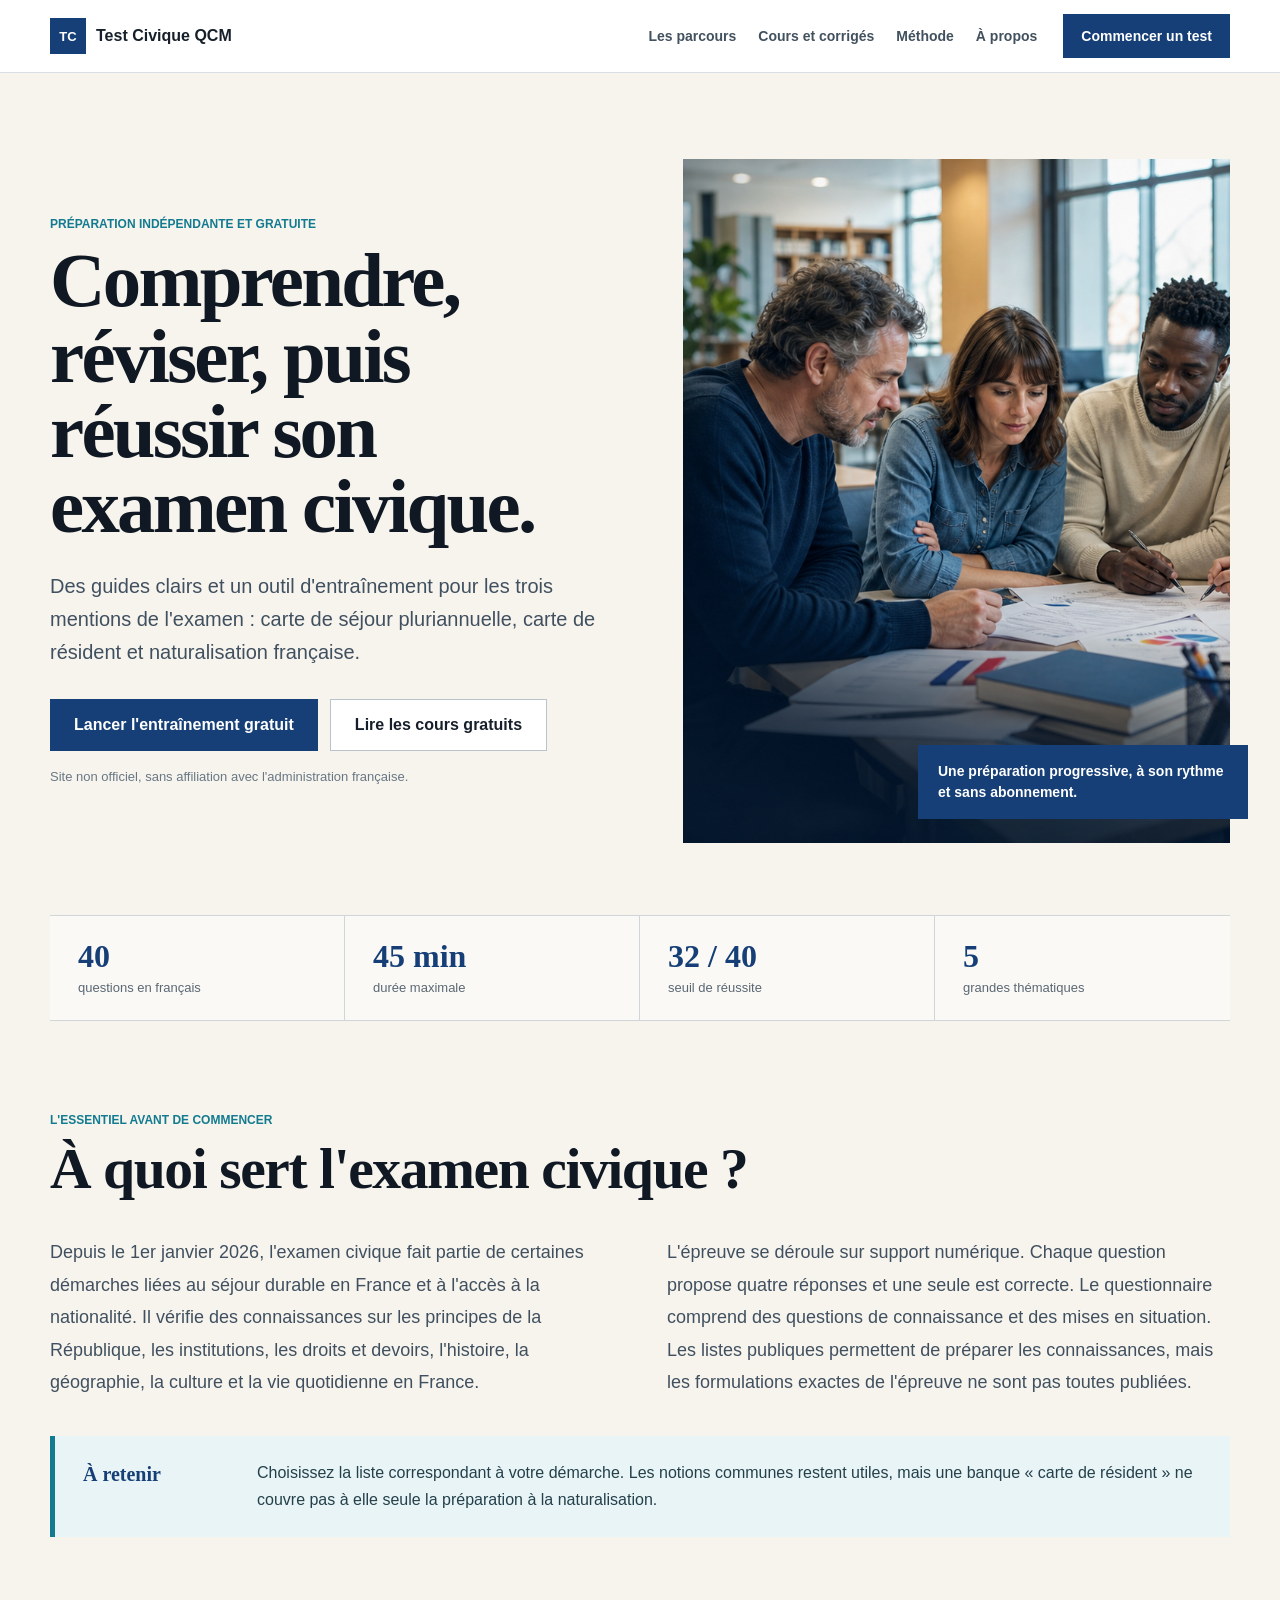
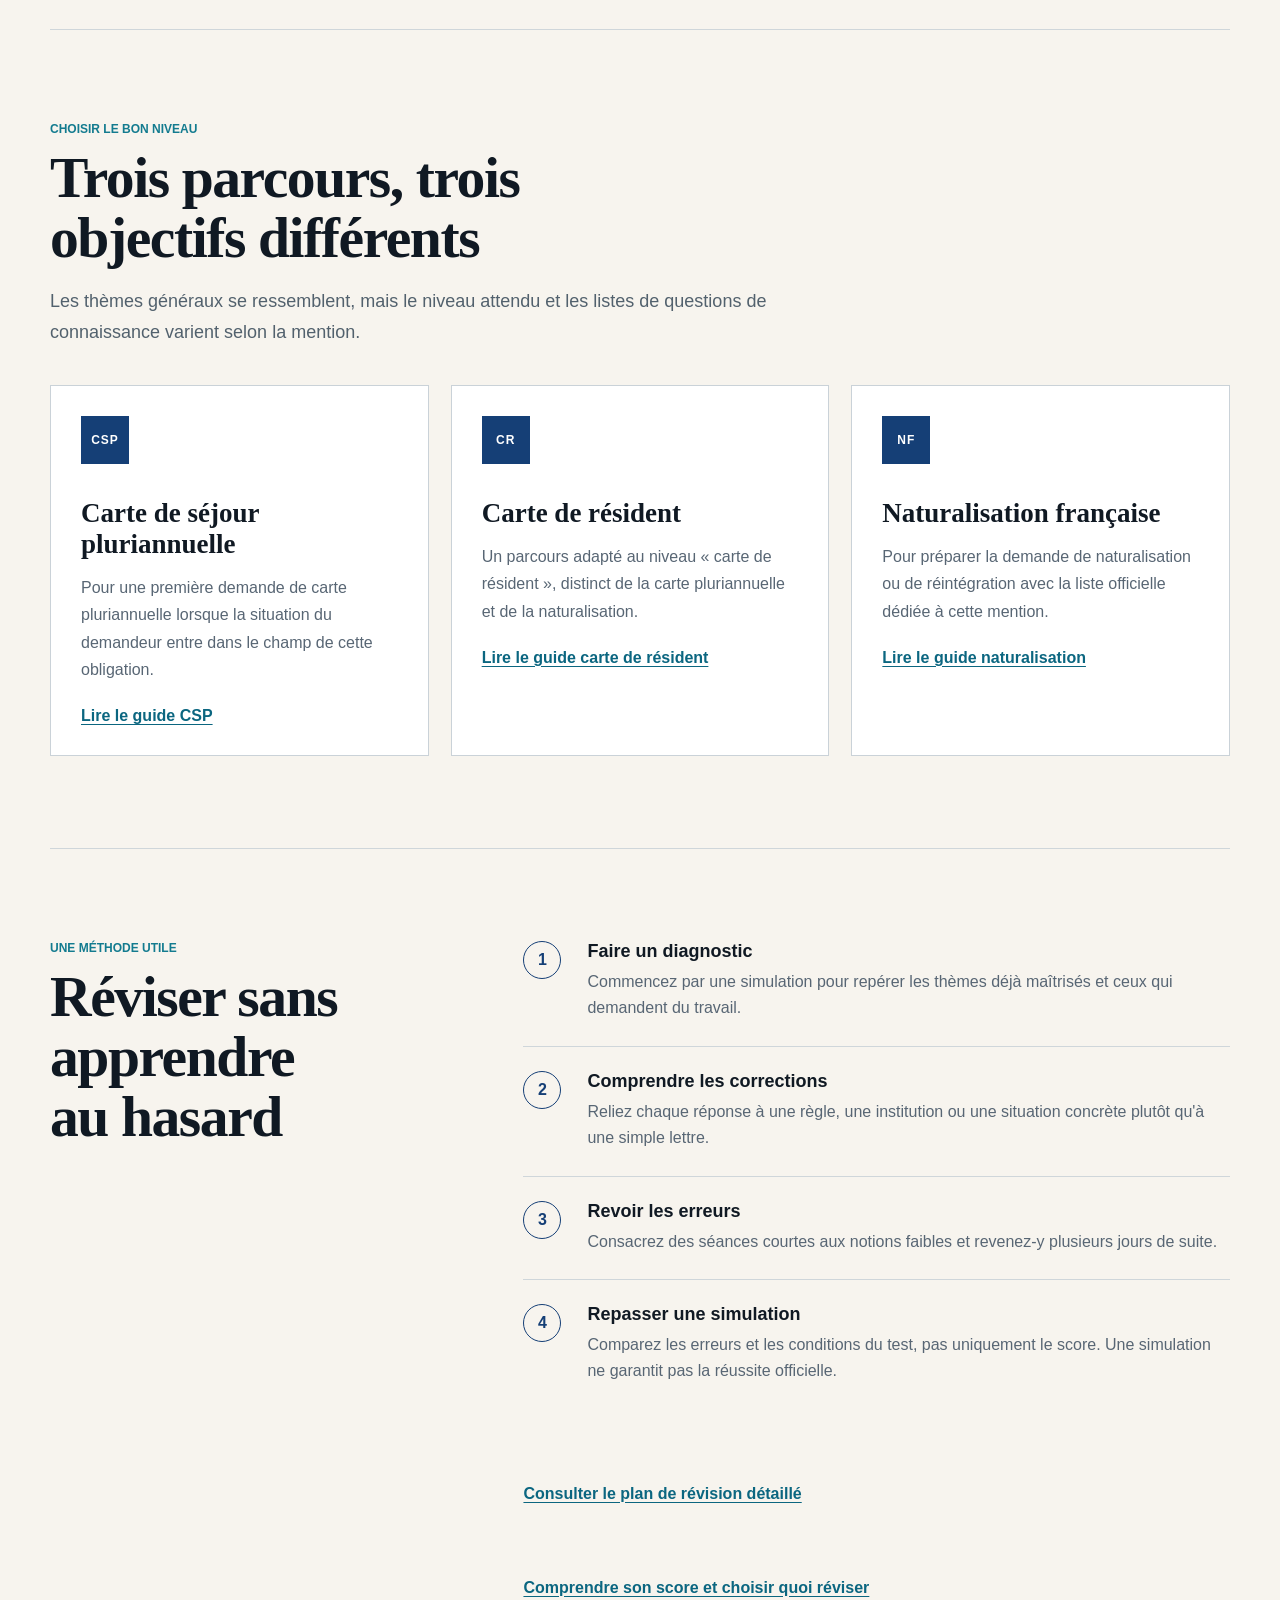
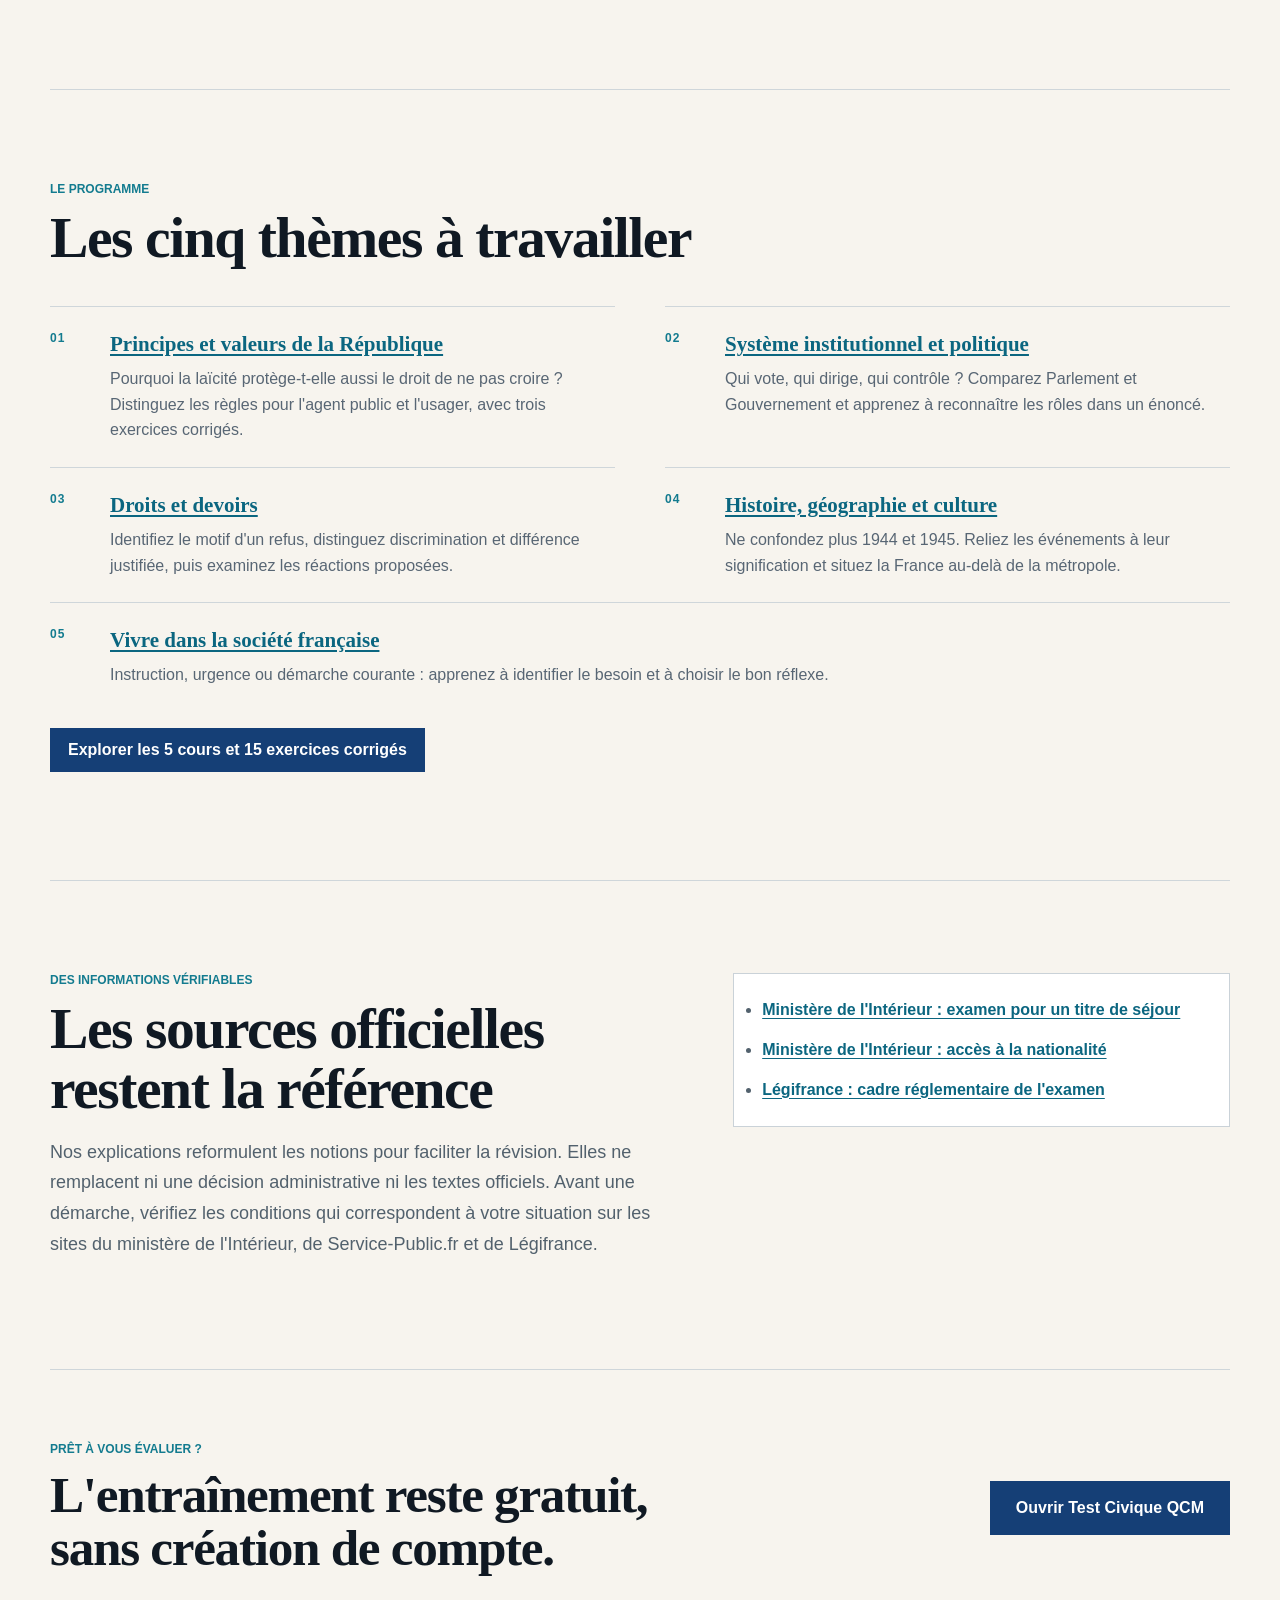
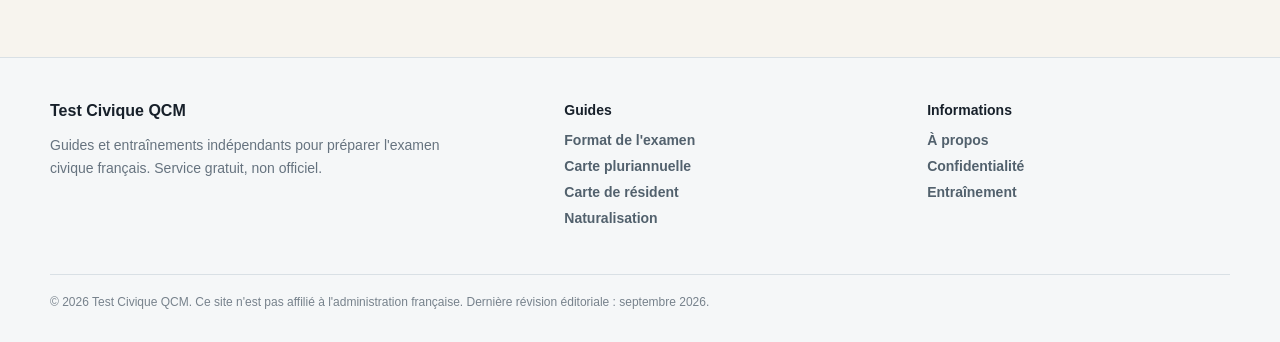
<file: index.html>
<!doctype html>
<html lang="fr">
  <head>
    <meta charset="UTF-8" />
    <meta name="viewport" content="width=device-width, initial-scale=1.0" />
    <meta name="theme-color" content="#f7f4ee" />
    <meta name="description" content="Guide gratuit et entraînements pour préparer l'examen civique 2026 : carte de séjour pluriannuelle, carte de résident et naturalisation française." />
    <meta name="google-adsense-account" content="ca-pub-2101066490685216" />
    <script async src="https://pagead2.googlesyndication.com/pagead/js/adsbygoogle.js?client=ca-pub-2101066490685216" crossorigin="anonymous"></script>
    <link rel="canonical" href="https://prep-testcivique.fr/" />
    <link rel="icon" type="image/png" sizes="192x192" href="/app-icon-192.png" />
    <link rel="stylesheet" href="/site-pages.css?v=20260914" />
    <title>Préparer l'examen civique 2026 gratuitement | Test Civique QCM</title>
    <script type="application/ld+json">
      {
        "@context": "https://schema.org",
        "@type": "WebSite",
        "name": "Test Civique QCM",
        "url": "https://prep-testcivique.fr/",
        "description": "Guides et entraînements indépendants pour préparer l'examen civique français.",
        "inLanguage": "fr-FR"
      }
    </script>
  </head>
  <body class="home-page">
    <a class="skip-link" href="#contenu">Aller au contenu</a>
    <header class="public-header">
      <nav class="public-nav" aria-label="Navigation principale">
        <a class="public-logo" href="/" aria-current="page"><span>TC</span><strong>Test Civique QCM</strong></a>
        <div class="public-links">
          <a href="#parcours">Les parcours</a>
          <a href="/cours/">Cours et corrigés</a>
          <a href="/guides/plan-revision.html">Méthode</a>
          <a href="/about.html">À propos</a>
        </div>
        <a class="public-action" href="/app.html">Commencer un test</a>
      </nav>
    </header>

    <main id="contenu">
      <section class="home-hero">
        <div class="home-hero-copy">
          <p class="eyebrow">Préparation indépendante et gratuite</p>
          <h1>Comprendre, réviser, puis réussir son examen civique.</h1>
          <p class="home-lead">
            Des guides clairs et un outil d'entraînement pour les trois mentions de l'examen :
            carte de séjour pluriannuelle, carte de résident et naturalisation française.
          </p>
          <div class="home-actions">
            <a class="button-primary" href="/app.html">Lancer l'entraînement gratuit</a>
            <a class="button-secondary" href="/cours/">Lire les cours gratuits</a>
          </div>
          <p class="independence-note">Site non officiel, sans affiliation avec l'administration française.</p>
        </div>
        <figure class="home-hero-visual">
          <img src="/hero-candidats-test-civique.png" alt="Groupe d'adultes préparant ensemble le test civique" />
          <figcaption>Une préparation progressive, à son rythme et sans abonnement.</figcaption>
        </figure>
      </section>

      <section class="fact-strip" aria-label="Format de l'examen civique">
        <div><strong>40</strong><span>questions en français</span></div>
        <div><strong>45 min</strong><span>durée maximale</span></div>
        <div><strong>32 / 40</strong><span>seuil de réussite</span></div>
        <div><strong>5</strong><span>grandes thématiques</span></div>
      </section>

      <section class="home-section home-explainer" aria-labelledby="examen-title">
        <div class="section-heading">
          <p class="eyebrow">L'essentiel avant de commencer</p>
          <h2 id="examen-title">À quoi sert l'examen civique ?</h2>
        </div>
        <div class="prose-columns">
          <p>
            Depuis le 1er janvier 2026, l'examen civique fait partie de certaines démarches liées au
            séjour durable en France et à l'accès à la nationalité. Il vérifie des connaissances sur
            les principes de la République, les institutions, les droits et devoirs, l'histoire, la
            géographie, la culture et la vie quotidienne en France.
          </p>
          <p>
            L'épreuve se déroule sur support numérique. Chaque question propose quatre réponses et
            une seule est correcte. Le questionnaire comprend des questions de connaissance et des
            mises en situation. Les listes publiques permettent de préparer les connaissances, mais
            les formulations exactes de l'épreuve ne sont pas toutes publiées.
          </p>
        </div>
        <div class="editorial-note">
          <strong>À retenir</strong>
          <p>Choisissez la liste correspondant à votre démarche. Les notions communes restent utiles, mais une banque « carte de résident » ne couvre pas à elle seule la préparation à la naturalisation.</p>
        </div>
      </section>

      <section id="parcours" class="home-section" aria-labelledby="parcours-title">
        <div class="section-heading">
          <p class="eyebrow">Choisir le bon niveau</p>
          <h2 id="parcours-title">Trois parcours, trois objectifs différents</h2>
          <p>Les thèmes généraux se ressemblent, mais le niveau attendu et les listes de questions de connaissance varient selon la mention.</p>
        </div>
        <div class="journey-grid">
          <article>
            <span class="journey-code">CSP</span>
            <h3>Carte de séjour pluriannuelle</h3>
            <p>Pour une première demande de carte pluriannuelle lorsque la situation du demandeur entre dans le champ de cette obligation.</p>
            <a href="/guides/carte-sejour-pluriannuelle.html">Lire le guide CSP</a>
          </article>
          <article>
            <span class="journey-code">CR</span>
            <h3>Carte de résident</h3>
            <p>Un parcours adapté au niveau « carte de résident », distinct de la carte pluriannuelle et de la naturalisation.</p>
            <a href="/guides/carte-resident.html">Lire le guide carte de résident</a>
          </article>
          <article>
            <span class="journey-code">NF</span>
            <h3>Naturalisation française</h3>
            <p>Pour préparer la demande de naturalisation ou de réintégration avec la liste officielle dédiée à cette mention.</p>
            <a href="/guides/naturalisation.html">Lire le guide naturalisation</a>
          </article>
        </div>
      </section>

      <section class="home-section method-section" aria-labelledby="method-title">
        <div class="section-heading">
          <p class="eyebrow">Une méthode utile</p>
          <h2 id="method-title">Réviser sans apprendre au hasard</h2>
        </div>
        <ol class="method-steps">
          <li><span>1</span><div><strong>Faire un diagnostic</strong><p>Commencez par une simulation pour repérer les thèmes déjà maîtrisés et ceux qui demandent du travail.</p></div></li>
          <li><span>2</span><div><strong>Comprendre les corrections</strong><p>Reliez chaque réponse à une règle, une institution ou une situation concrète plutôt qu'à une simple lettre.</p></div></li>
          <li><span>3</span><div><strong>Revoir les erreurs</strong><p>Consacrez des séances courtes aux notions faibles et revenez-y plusieurs jours de suite.</p></div></li>
          <li><span>4</span><div><strong>Repasser une simulation</strong><p>Comparez les erreurs et les conditions du test, pas uniquement le score. Une simulation ne garantit pas la réussite officielle.</p></div></li>
        </ol>
        <a class="text-link" href="/guides/plan-revision.html">Consulter le plan de révision détaillé</a>
        <a class="text-link" href="/guides/analyser-resultats.html">Comprendre son score et choisir quoi réviser</a>
      </section>

      <section class="home-section themes-section" aria-labelledby="themes-title">
        <div class="section-heading">
          <p class="eyebrow">Le programme</p>
          <h2 id="themes-title">Les cinq thèmes à travailler</h2>
        </div>
        <div class="themes-list">
          <article><span>01</span><div><h3><a href="/cours/valeurs-republique.html">Principes et valeurs de la République</a></h3><p>Pourquoi la laïcité protège-t-elle aussi le droit de ne pas croire ? Distinguez les règles pour l'agent public et l'usager, avec trois exercices corrigés.</p></div></article>
          <article><span>02</span><div><h3><a href="/cours/institutions.html">Système institutionnel et politique</a></h3><p>Qui vote, qui dirige, qui contrôle ? Comparez Parlement et Gouvernement et apprenez à reconnaître les rôles dans un énoncé.</p></div></article>
          <article><span>03</span><div><h3><a href="/cours/droits-devoirs.html">Droits et devoirs</a></h3><p>Identifiez le motif d'un refus, distinguez discrimination et différence justifiée, puis examinez les réactions proposées.</p></div></article>
          <article><span>04</span><div><h3><a href="/cours/histoire-geographie.html">Histoire, géographie et culture</a></h3><p>Ne confondez plus 1944 et 1945. Reliez les événements à leur signification et situez la France au-delà de la métropole.</p></div></article>
          <article><span>05</span><div><h3><a href="/cours/vie-quotidienne.html">Vivre dans la société française</a></h3><p>Instruction, urgence ou démarche courante : apprenez à identifier le besoin et à choisir le bon réflexe.</p></div></article>
        </div>
        <p><a class="button-primary" href="/cours/">Explorer les 5 cours et 15 exercices corrigés</a></p>
      </section>

      <section class="home-section source-section" aria-labelledby="sources-title">
        <div>
          <p class="eyebrow">Des informations vérifiables</p>
          <h2 id="sources-title">Les sources officielles restent la référence</h2>
          <p>
            Nos explications reformulent les notions pour faciliter la révision. Elles ne remplacent
            ni une décision administrative ni les textes officiels. Avant une démarche, vérifiez les
            conditions qui correspondent à votre situation sur les sites du ministère de l'Intérieur,
            de Service-Public.fr et de Légifrance.
          </p>
        </div>
        <ul>
          <li><a href="https://www.immigration.interieur.gouv.fr/limmigration-en-france/sejour-des-etrangers/lexamen-civique-pour-demander-titre-de-sejour" rel="noreferrer">Ministère de l'Intérieur : examen pour un titre de séjour</a></li>
          <li><a href="https://www.immigration.interieur.gouv.fr/devenir-francais/procedures-dacces-a-nationalite-francaise" rel="noreferrer">Ministère de l'Intérieur : accès à la nationalité</a></li>
          <li><a href="https://www.legifrance.gouv.fr/loda/id/LEGISCTA000052382278" rel="noreferrer">Légifrance : cadre réglementaire de l'examen</a></li>
        </ul>
      </section>

      <section class="home-cta" aria-labelledby="cta-title">
        <div><p class="eyebrow">Prêt à vous évaluer ?</p><h2 id="cta-title">L'entraînement reste gratuit, sans création de compte.</h2></div>
        <a class="button-primary" href="/app.html">Ouvrir Test Civique QCM</a>
      </section>
    </main>

    <footer class="public-footer">
      <div class="footer-inner">
        <div><strong>Test Civique QCM</strong><p>Guides et entraînements indépendants pour préparer l'examen civique français. Service gratuit, non officiel.</p></div>
        <nav aria-label="Guides"><strong>Guides</strong><a href="/guides/examen-civique-2026.html">Format de l'examen</a><a href="/guides/carte-sejour-pluriannuelle.html">Carte pluriannuelle</a><a href="/guides/carte-resident.html">Carte de résident</a><a href="/guides/naturalisation.html">Naturalisation</a></nav>
        <nav aria-label="Informations"><strong>Informations</strong><a href="/about.html">À propos</a><a href="/privacy-policy.html">Confidentialité</a><a href="/app.html">Entraînement</a></nav>
      </div>
      <p class="footer-legal">© 2026 Test Civique QCM. Ce site n'est pas affilié à l'administration française. Dernière révision éditoriale : septembre 2026.</p>
    </footer>
  </body>
</html>
</file>
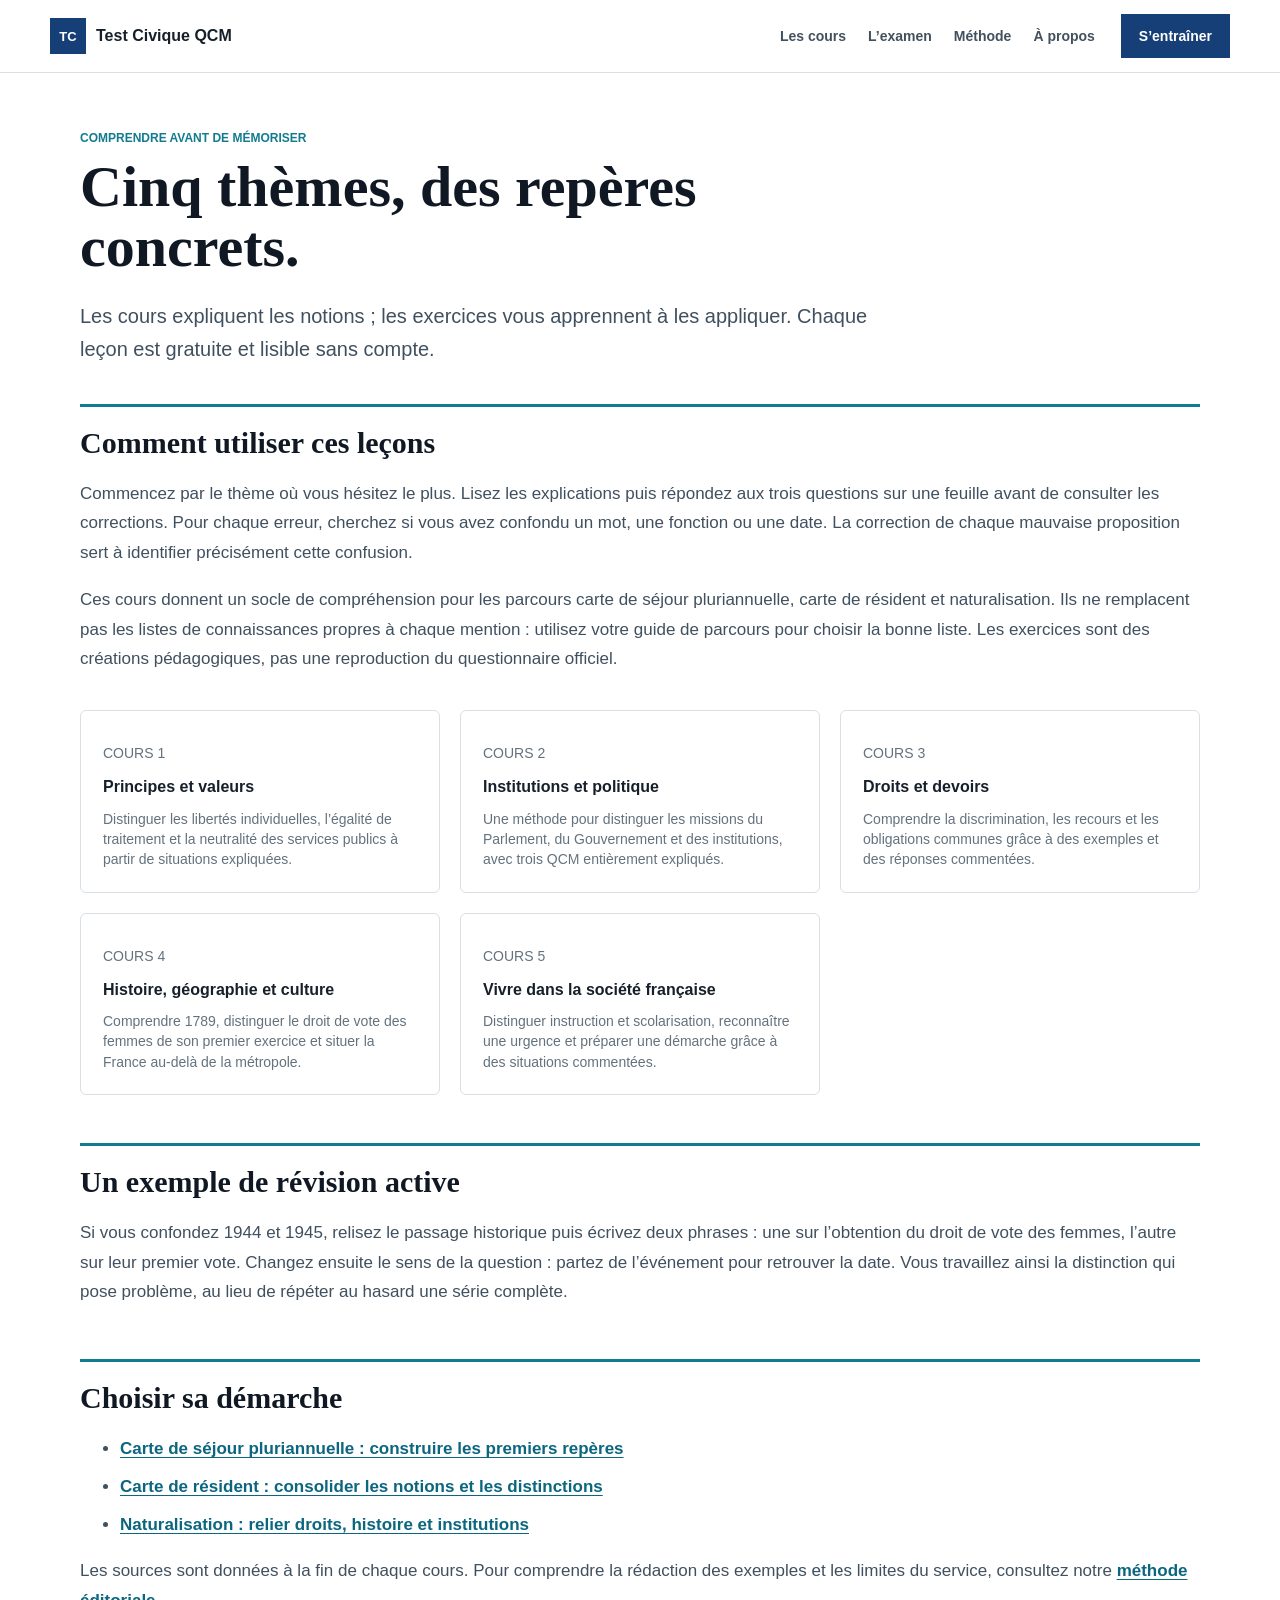
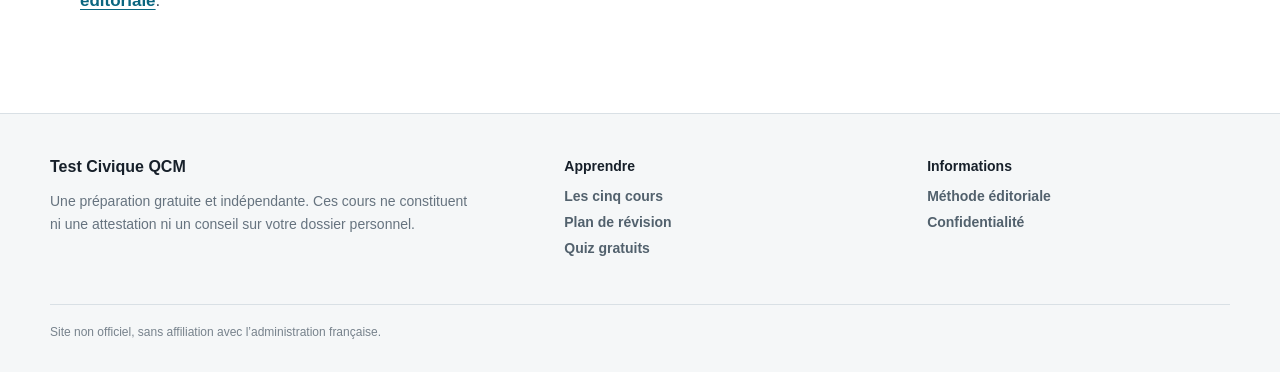
<file: cours/index.html>
<!doctype html>
<html lang="fr"><head><meta charset="utf-8"><meta name="viewport" content="width=device-width, initial-scale=1">
<title>Cours gratuits et exercices corrigés pour l’examen civique | Test Civique QCM</title><meta name="description" content="Cinq leçons pour comprendre les thèmes de l’examen civique, avec quinze exercices et une explication de chaque réponse.">
<link rel="canonical" href="https://prep-testcivique.fr/cours/"><link rel="stylesheet" href="/site-pages.css?v=20260914">

</head><body><a class="skip-link" href="#contenu">Aller au contenu</a>
<header class="public-header"><nav class="public-nav" aria-label="Navigation principale"><a class="public-logo" href="/"><span>TC</span><strong>Test Civique QCM</strong></a><div class="public-links"><a href="/cours/">Les cours</a><a href="/guides/examen-civique-2026.html">L’examen</a><a href="/guides/plan-revision.html">Méthode</a><a href="/about.html">À propos</a></div><a class="public-action" href="/app.html">S’entraîner</a></nav></header>
<main class="article-main" id="contenu"><header class="article-heading"><p class="kicker">Comprendre avant de mémoriser</p><h1>Cinq thèmes, des repères concrets.</h1><p class="intro">Les cours expliquent les notions ; les exercices vous apprennent à les appliquer. Chaque leçon est gratuite et lisible sans compte.</p></header><div class="article-content"><h2>Comment utiliser ces leçons</h2><p>Commencez par le thème où vous hésitez le plus. Lisez les explications puis répondez aux trois questions sur une feuille avant de consulter les corrections. Pour chaque erreur, cherchez si vous avez confondu un mot, une fonction ou une date. La correction de chaque mauvaise proposition sert à identifier précisément cette confusion.</p><p>Ces cours donnent un socle de compréhension pour les parcours carte de séjour pluriannuelle, carte de résident et naturalisation. Ils ne remplacent pas les listes de connaissances propres à chaque mention : utilisez votre guide de parcours pour choisir la bonne liste. Les exercices sont des créations pédagogiques, pas une reproduction du questionnaire officiel.</p></div><div class="related-grid course-grid"><a href="/cours/valeurs-republique.html"><span class="kicker">Cours 1</span>Principes et valeurs<span>Distinguer les libertés individuelles, l’égalité de traitement et la neutralité des services publics à partir de situations expliquées.</span></a>
<a href="/cours/institutions.html"><span class="kicker">Cours 2</span>Institutions et politique<span>Une méthode pour distinguer les missions du Parlement, du Gouvernement et des institutions, avec trois QCM entièrement expliqués.</span></a>
<a href="/cours/droits-devoirs.html"><span class="kicker">Cours 3</span>Droits et devoirs<span>Comprendre la discrimination, les recours et les obligations communes grâce à des exemples et des réponses commentées.</span></a>
<a href="/cours/histoire-geographie.html"><span class="kicker">Cours 4</span>Histoire, géographie et culture<span>Comprendre 1789, distinguer le droit de vote des femmes de son premier exercice et situer la France au-delà de la métropole.</span></a>
<a href="/cours/vie-quotidienne.html"><span class="kicker">Cours 5</span>Vivre dans la société française<span>Distinguer instruction et scolarisation, reconnaître une urgence et préparer une démarche grâce à des situations commentées.</span></a></div><section class="article-content"><h2>Un exemple de révision active</h2><p>Si vous confondez 1944 et 1945, relisez le passage historique puis écrivez deux phrases : une sur l’obtention du droit de vote des femmes, l’autre sur leur premier vote. Changez ensuite le sens de la question : partez de l’événement pour retrouver la date. Vous travaillez ainsi la distinction qui pose problème, au lieu de répéter au hasard une série complète.</p><h2>Choisir sa démarche</h2><ul><li><a href="/guides/carte-sejour-pluriannuelle.html">Carte de séjour pluriannuelle : construire les premiers repères</a></li><li><a href="/guides/carte-resident.html">Carte de résident : consolider les notions et les distinctions</a></li><li><a href="/guides/naturalisation.html">Naturalisation : relier droits, histoire et institutions</a></li></ul><p>Les sources sont données à la fin de chaque cours. Pour comprendre la rédaction des exemples et les limites du service, consultez notre <a href="/about.html">méthode éditoriale</a>.</p></section></main>
<footer class="public-footer"><div class="footer-inner"><div><strong>Test Civique QCM</strong><p>Une préparation gratuite et indépendante. Ces cours ne constituent ni une attestation ni un conseil sur votre dossier personnel.</p></div><nav aria-label="Ressources"><strong>Apprendre</strong><a href="/cours/">Les cinq cours</a><a href="/guides/plan-revision.html">Plan de révision</a><a href="/app.html">Quiz gratuits</a></nav><nav aria-label="Informations"><strong>Informations</strong><a href="/about.html">Méthode éditoriale</a><a href="/privacy-policy.html">Confidentialité</a></nav></div><p class="footer-legal">Site non officiel, sans affiliation avec l’administration française.</p></footer></body></html>
</file>
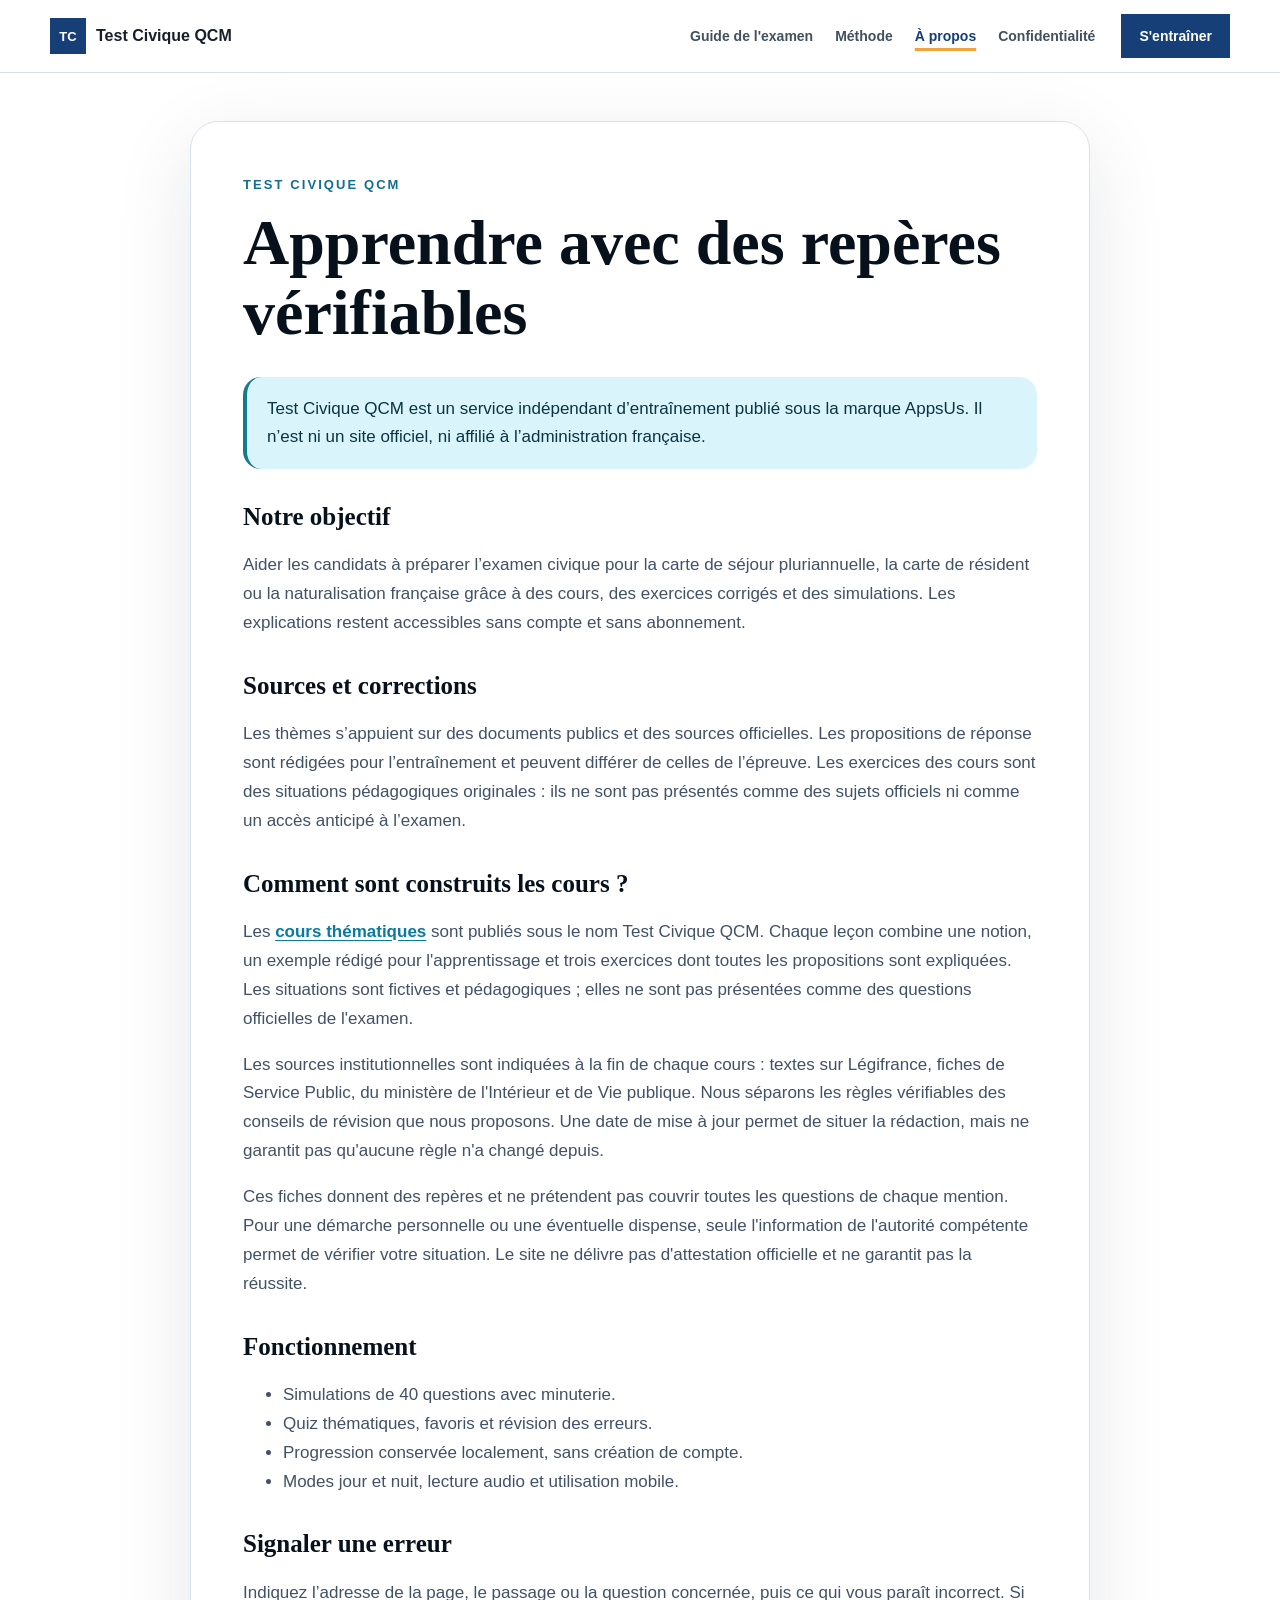
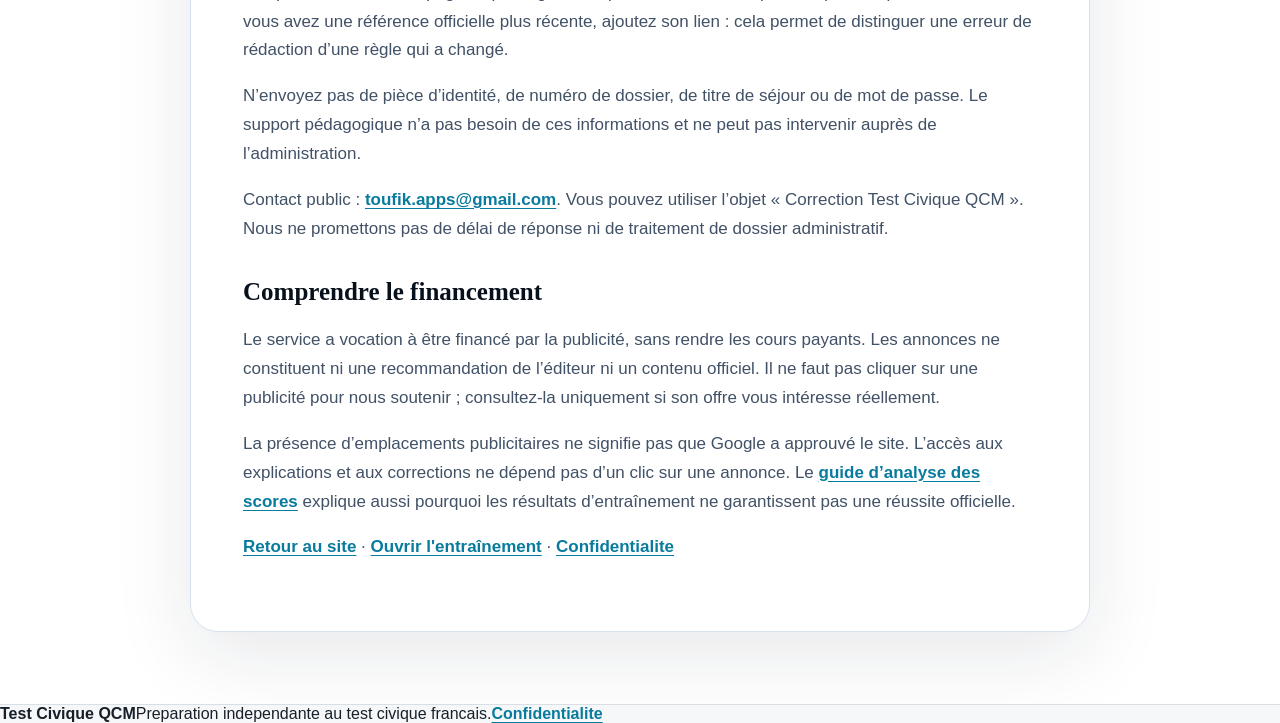
<file: about.html>
<!doctype html>
<html lang="fr">
  <head>
    <meta charset="UTF-8" />
    <meta name="viewport" content="width=device-width, initial-scale=1.0" />
    <meta name="description" content="Qui publie Test Civique QCM, comment sont construits les cours, quelles sont leurs limites et comment signaler une erreur." />
    <link rel="canonical" href="https://prep-testcivique.fr/about.html" />
    <title>À propos et méthode éditoriale - Test Civique QCM</title>
    <link rel="stylesheet" href="/site-pages.css?v=20260901" />
    <style>
      :root { color: #102033; background: #f5f8fb; font-family: Arial, sans-serif; }
      body { margin: 0; }
      main { width: min(900px, calc(100% - 32px)); margin: 0 auto; padding: 48px 0 72px; }
      article { padding: clamp(24px, 5vw, 52px); border: 1px solid #d8e1ef; border-radius: 28px; background: #fff; box-shadow: 0 22px 80px rgba(16, 32, 51, .1); }
      h1, h2 { color: #07111c; font-family: Georgia, serif; line-height: 1.1; }
      h1 { margin: 0 0 18px; font-size: clamp(38px, 8vw, 64px); }
      h2 { margin-top: 34px; font-size: 25px; }
      p, li { color: #415166; font-size: 17px; line-height: 1.7; }
      .kicker { color: #126f8f; font-size: 13px; font-weight: 900; letter-spacing: .16em; text-transform: uppercase; }
      .notice { padding: 18px 20px; border-radius: 18px; color: #0b3342; background: #d9f5fb; }
      a { color: #087b9e; font-weight: 800; }
    </style>
  </head>
  <body>
    <header class="public-header"><nav class="public-nav" aria-label="Navigation principale"><a class="public-logo" href="/"><span>TC</span><strong>Test Civique QCM</strong></a><div class="public-links"><a href="/guides/examen-civique-2026.html">Guide de l'examen</a><a href="/guides/plan-revision.html">Méthode</a><a href="/about.html" aria-current="page">À propos</a><a href="/privacy-policy.html">Confidentialité</a></div><a class="public-action" href="/app.html">S'entraîner</a></nav></header>
    <main>
      <article>
        <p class="kicker">Test Civique QCM</p>
        <h1>Apprendre avec des repères vérifiables</h1>
        <p class="notice">
          Test Civique QCM est un service indépendant d’entraînement publié sous la marque AppsUs.
          Il n’est ni un site officiel, ni affilié à l’administration française.
        </p>
        <h2>Notre objectif</h2>
        <p>
          Aider les candidats à préparer l’examen civique pour la carte de séjour pluriannuelle,
          la carte de résident ou la naturalisation française grâce à des cours, des exercices
          corrigés et des simulations. Les explications restent accessibles sans compte et sans abonnement.
        </p>
        <h2>Sources et corrections</h2>
        <p>
          Les thèmes s’appuient sur des documents publics et des sources officielles. Les propositions
          de réponse sont rédigées pour l’entraînement et peuvent différer de celles de l’épreuve.
          Les exercices des cours sont des situations pédagogiques originales : ils ne sont pas
          présentés comme des sujets officiels ni comme un accès anticipé à l’examen.
        </p>
        <h2>Comment sont construits les cours ?</h2>
        <p>Les <a href="/cours/">cours thématiques</a> sont publiés sous le nom Test Civique QCM. Chaque leçon combine une notion, un exemple rédigé pour l'apprentissage et trois exercices dont toutes les propositions sont expliquées. Les situations sont fictives et pédagogiques ; elles ne sont pas présentées comme des questions officielles de l'examen.</p>
        <p>Les sources institutionnelles sont indiquées à la fin de chaque cours : textes sur Légifrance, fiches de Service Public, du ministère de l'Intérieur et de Vie publique. Nous séparons les règles vérifiables des conseils de révision que nous proposons. Une date de mise à jour permet de situer la rédaction, mais ne garantit pas qu'aucune règle n'a changé depuis.</p>
        <p>Ces fiches donnent des repères et ne prétendent pas couvrir toutes les questions de chaque mention. Pour une démarche personnelle ou une éventuelle dispense, seule l'information de l'autorité compétente permet de vérifier votre situation. Le site ne délivre pas d'attestation officielle et ne garantit pas la réussite.</p>
        <h2>Fonctionnement</h2>
        <ul>
          <li>Simulations de 40 questions avec minuterie.</li>
          <li>Quiz thématiques, favoris et révision des erreurs.</li>
          <li>Progression conservée localement, sans création de compte.</li>
          <li>Modes jour et nuit, lecture audio et utilisation mobile.</li>
        </ul>
        <h2 id="corrections">Signaler une erreur</h2>
        <p>Indiquez l’adresse de la page, le passage ou la question concernée, puis ce qui vous paraît incorrect. Si vous avez une référence officielle plus récente, ajoutez son lien : cela permet de distinguer une erreur de rédaction d’une règle qui a changé.</p>
        <p>N’envoyez pas de pièce d’identité, de numéro de dossier, de titre de séjour ou de mot de passe. Le support pédagogique n’a pas besoin de ces informations et ne peut pas intervenir auprès de l’administration.</p>
        <p>Contact public : <a href="mailto:toufik.apps@gmail.com">toufik.apps@gmail.com</a>. Vous pouvez utiliser l’objet « Correction Test Civique QCM ». Nous ne promettons pas de délai de réponse ni de traitement de dossier administratif.</p>
        <h2>Comprendre le financement</h2>
        <p>Le service a vocation à être financé par la publicité, sans rendre les cours payants. Les annonces ne constituent ni une recommandation de l’éditeur ni un contenu officiel. Il ne faut pas cliquer sur une publicité pour nous soutenir ; consultez-la uniquement si son offre vous intéresse réellement.</p>
        <p>La présence d’emplacements publicitaires ne signifie pas que Google a approuvé le site. L’accès aux explications et aux corrections ne dépend pas d’un clic sur une annonce. Le <a href="/guides/analyser-resultats.html">guide d’analyse des scores</a> explique aussi pourquoi les résultats d’entraînement ne garantissent pas une réussite officielle.</p>
        <p><a href="/">Retour au site</a> · <a href="/app.html">Ouvrir l'entraînement</a> · <a href="/privacy-policy.html">Confidentialite</a></p>
      </article>
    </main>
    <footer class="public-footer"><strong>Test Civique QCM</strong><span>Preparation independante au test civique francais.</span><a href="/privacy-policy.html">Confidentialite</a></footer>
  </body>
</html>
</file>
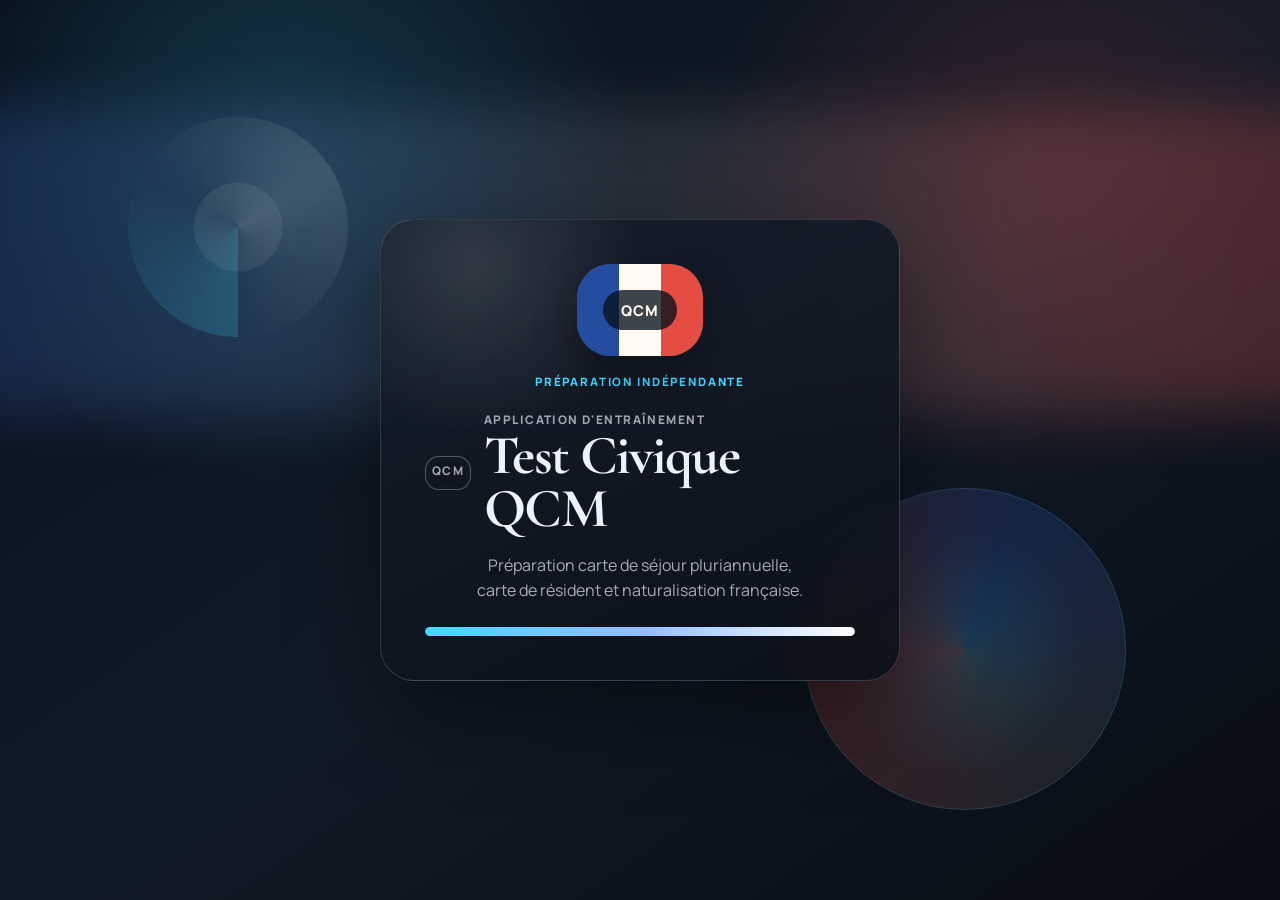
<file: app.html>
<!doctype html>
<html lang="fr">
  <head>
    <meta charset="UTF-8" />
    <meta name="viewport" content="width=device-width, initial-scale=1.0, viewport-fit=cover" />
    <meta name="theme-color" content="#10141b" />
    <meta name="description" content="Exercices corrigés et simulations pour préparer le test civique français, avec explications et sources officielles." />
    <meta name="robots" content="noindex,follow" />
    <link rel="icon" type="image/png" sizes="192x192" href="/app-icon-192.png" />
    <link rel="manifest" href="/manifest.webmanifest" />
    <title>Entrainement - Test Civique QCM</title>
    <script type="module" crossorigin src="/assets/app-BHJCGhMl.js"></script>
    <link rel="stylesheet" crossorigin href="/assets/app-CfqdbjRO.css">
  </head>
  <body><div id="app"></div></body>
</html>
</file>
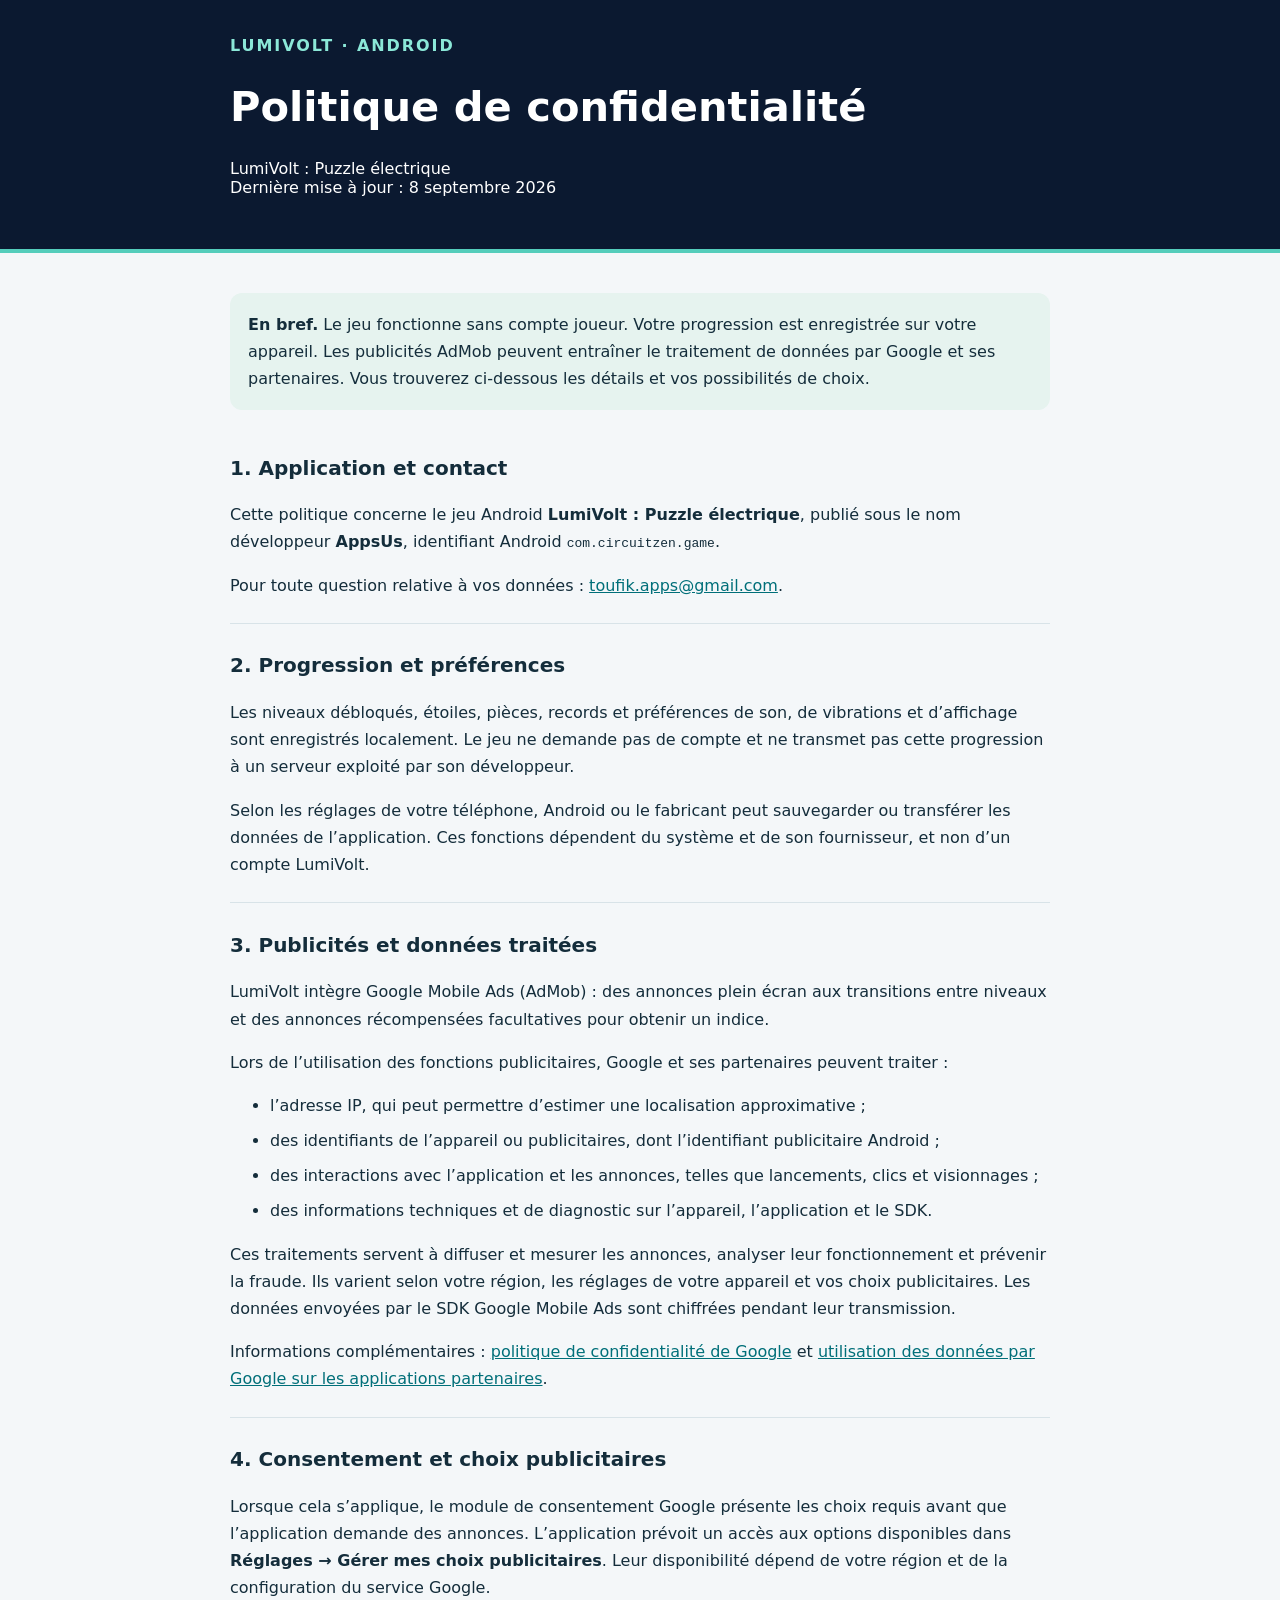
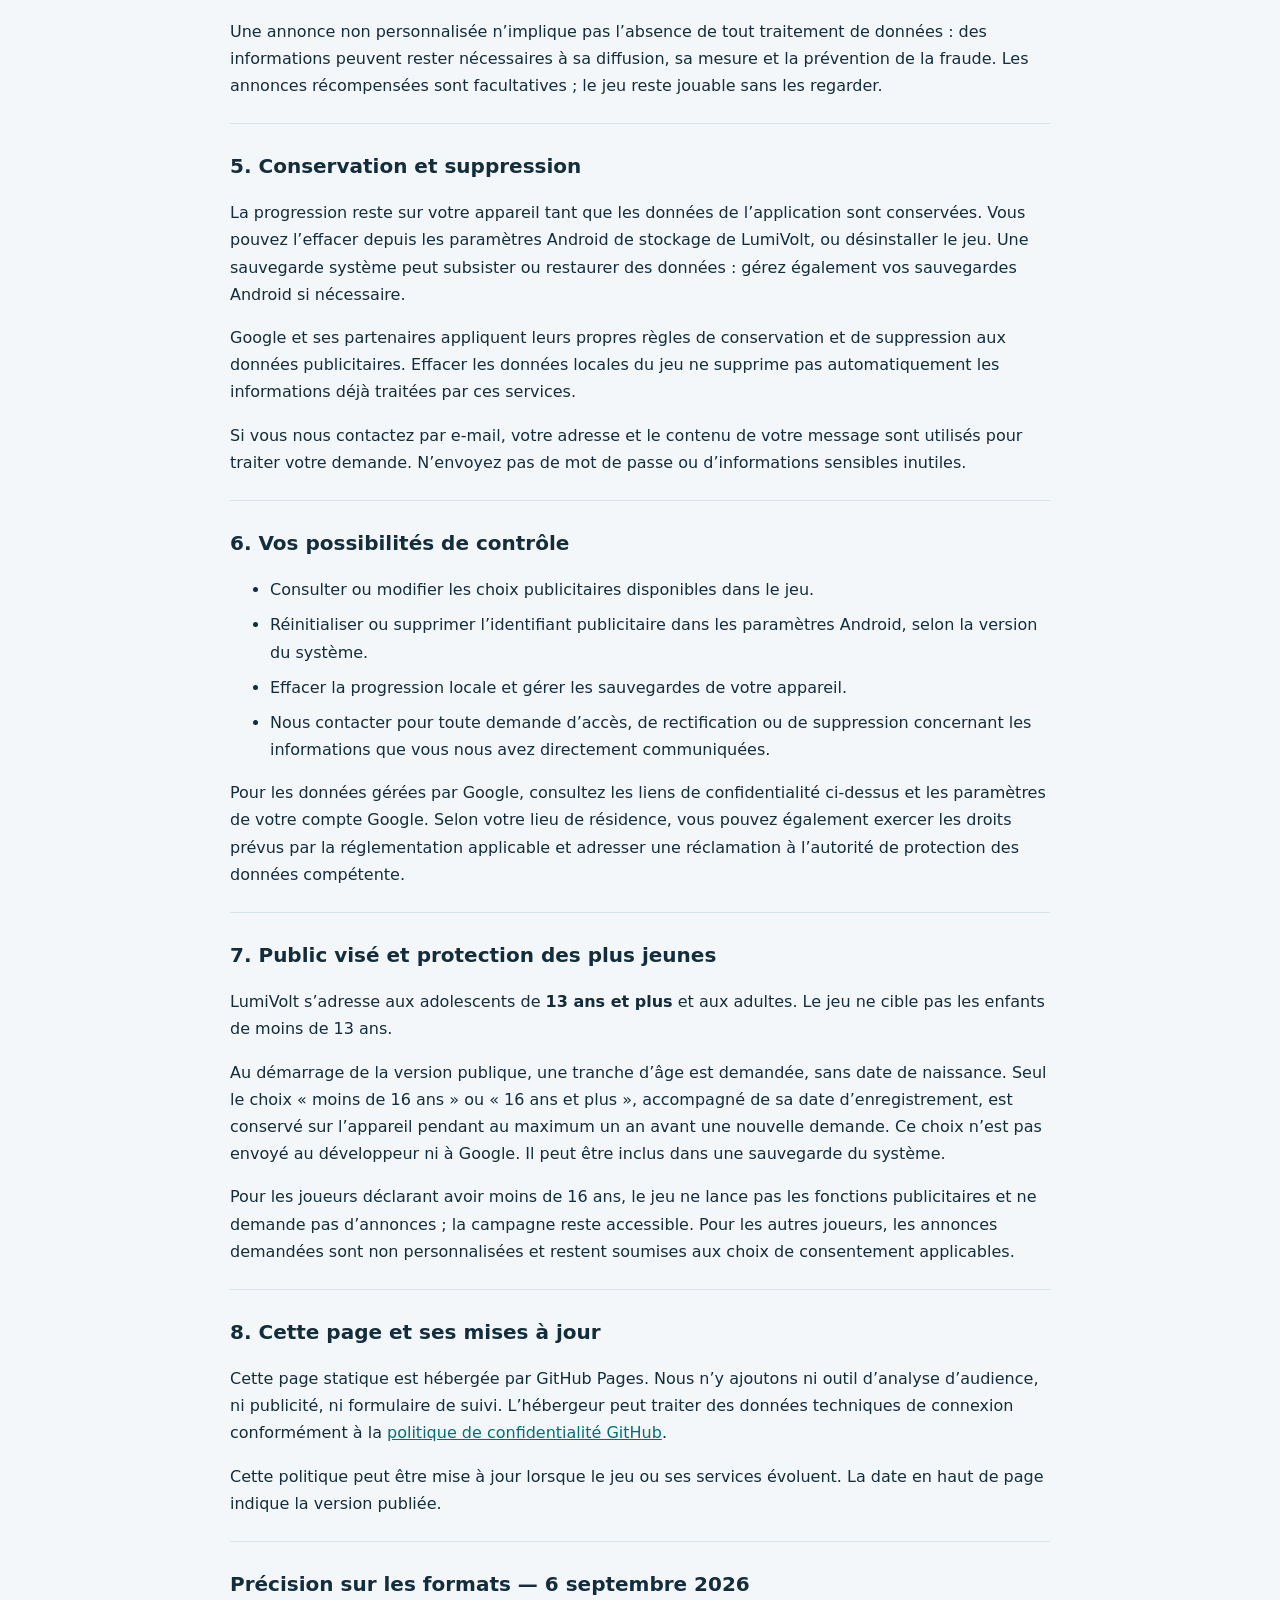
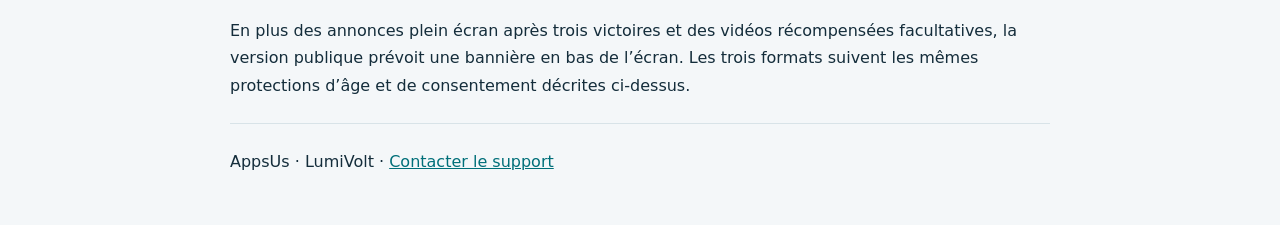
<file: lumivolt-privacy.html>
<!doctype html>
<html lang="fr"><head><meta charset="utf-8"><meta name="viewport" content="width=device-width,initial-scale=1"><title>Politique de confidentialité — LumiVolt</title><style>:root{font-family:system-ui,sans-serif;color:#142d3b;background:#f4f7f9;color-scheme:light}*{box-sizing:border-box}body{margin:0}header{background:#0b1930;color:#fff;padding:36px max(22px,calc((100vw - 820px)/2));border-bottom:4px solid #54cdbb}.brand{color:#8be8d8;font-weight:800;letter-spacing:.12em}h1{font-size:clamp(1.8rem,5vw,2.6rem);line-height:1.15}main{max-width:864px;padding:24px 22px 50px;margin:auto;line-height:1.7}section{border-bottom:1px solid #d8e3e8;padding:8px 0}h2{font-size:1.25rem}a{color:#006f79;overflow-wrap:anywhere}a:focus-visible{outline:3px solid #a87400;outline-offset:4px}li{margin:8px 0}.summary{padding:18px;background:#e6f3ef;border-radius:12px}footer{margin-top:24px}</style></head><body>
<header><div class="brand">LUMIVOLT · ANDROID</div><h1>Politique de confidentialité</h1><p>LumiVolt : Puzzle électrique<br>Dernière mise à jour : 8 septembre 2026</p></header><main>
<p class="summary"><strong>En bref.</strong> Le jeu fonctionne sans compte joueur. Votre progression est enregistrée sur votre appareil. Les publicités AdMob peuvent entraîner le traitement de données par Google et ses partenaires. Vous trouverez ci-dessous les détails et vos possibilités de choix.</p>
<section><h2>1. Application et contact</h2><p>Cette politique concerne le jeu Android <strong>LumiVolt : Puzzle électrique</strong>, publié sous le nom développeur <strong>AppsUs</strong>, identifiant Android <code>com.circuitzen.game</code>.</p><p>Pour toute question relative à vos données : <a href="mailto:toufik.apps@gmail.com">toufik.apps@gmail.com</a>.</p></section>
<section><h2>2. Progression et préférences</h2><p>Les niveaux débloqués, étoiles, pièces, records et préférences de son, de vibrations et d’affichage sont enregistrés localement. Le jeu ne demande pas de compte et ne transmet pas cette progression à un serveur exploité par son développeur.</p><p>Selon les réglages de votre téléphone, Android ou le fabricant peut sauvegarder ou transférer les données de l’application. Ces fonctions dépendent du système et de son fournisseur, et non d’un compte LumiVolt.</p></section>
<section><h2>3. Publicités et données traitées</h2><p>LumiVolt intègre Google Mobile Ads (AdMob) : des annonces plein écran aux transitions entre niveaux et des annonces récompensées facultatives pour obtenir un indice.</p><p>Lors de l’utilisation des fonctions publicitaires, Google et ses partenaires peuvent traiter :</p><ul><li>l’adresse IP, qui peut permettre d’estimer une localisation approximative ;</li><li>des identifiants de l’appareil ou publicitaires, dont l’identifiant publicitaire Android ;</li><li>des interactions avec l’application et les annonces, telles que lancements, clics et visionnages ;</li><li>des informations techniques et de diagnostic sur l’appareil, l’application et le SDK.</li></ul><p>Ces traitements servent à diffuser et mesurer les annonces, analyser leur fonctionnement et prévenir la fraude. Ils varient selon votre région, les réglages de votre appareil et vos choix publicitaires. Les données envoyées par le SDK Google Mobile Ads sont chiffrées pendant leur transmission.</p><p>Informations complémentaires : <a href="https://policies.google.com/privacy">politique de confidentialité de Google</a> et <a href="https://policies.google.com/technologies/partner-sites">utilisation des données par Google sur les applications partenaires</a>.</p></section>
<section><h2>4. Consentement et choix publicitaires</h2><p>Lorsque cela s’applique, le module de consentement Google présente les choix requis avant que l’application demande des annonces. L’application prévoit un accès aux options disponibles dans <strong>Réglages → Gérer mes choix publicitaires</strong>. Leur disponibilité dépend de votre région et de la configuration du service Google.</p><p>Une annonce non personnalisée n’implique pas l’absence de tout traitement de données : des informations peuvent rester nécessaires à sa diffusion, sa mesure et la prévention de la fraude. Les annonces récompensées sont facultatives ; le jeu reste jouable sans les regarder.</p></section>
<section><h2>5. Conservation et suppression</h2><p>La progression reste sur votre appareil tant que les données de l’application sont conservées. Vous pouvez l’effacer depuis les paramètres Android de stockage de LumiVolt, ou désinstaller le jeu. Une sauvegarde système peut subsister ou restaurer des données : gérez également vos sauvegardes Android si nécessaire.</p><p>Google et ses partenaires appliquent leurs propres règles de conservation et de suppression aux données publicitaires. Effacer les données locales du jeu ne supprime pas automatiquement les informations déjà traitées par ces services.</p><p>Si vous nous contactez par e-mail, votre adresse et le contenu de votre message sont utilisés pour traiter votre demande. N’envoyez pas de mot de passe ou d’informations sensibles inutiles.</p></section>
<section><h2>6. Vos possibilités de contrôle</h2><ul><li>Consulter ou modifier les choix publicitaires disponibles dans le jeu.</li><li>Réinitialiser ou supprimer l’identifiant publicitaire dans les paramètres Android, selon la version du système.</li><li>Effacer la progression locale et gérer les sauvegardes de votre appareil.</li><li>Nous contacter pour toute demande d’accès, de rectification ou de suppression concernant les informations que vous nous avez directement communiquées.</li></ul><p>Pour les données gérées par Google, consultez les liens de confidentialité ci-dessus et les paramètres de votre compte Google. Selon votre lieu de résidence, vous pouvez également exercer les droits prévus par la réglementation applicable et adresser une réclamation à l’autorité de protection des données compétente.</p></section>
<section><h2>7. Public visé et protection des plus jeunes</h2><p>LumiVolt s’adresse aux adolescents de <strong>13 ans et plus</strong> et aux adultes. Le jeu ne cible pas les enfants de moins de 13 ans.</p><p>Au démarrage de la version publique, une tranche d’âge est demandée, sans date de naissance. Seul le choix « moins de 16 ans » ou « 16 ans et plus », accompagné de sa date d’enregistrement, est conservé sur l’appareil pendant au maximum un an avant une nouvelle demande. Ce choix n’est pas envoyé au développeur ni à Google. Il peut être inclus dans une sauvegarde du système.</p><p>Pour les joueurs déclarant avoir moins de 16 ans, le jeu ne lance pas les fonctions publicitaires et ne demande pas d’annonces ; la campagne reste accessible. Pour les autres joueurs, les annonces demandées sont non personnalisées et restent soumises aux choix de consentement applicables.</p></section>
<section><h2>8. Cette page et ses mises à jour</h2><p>Cette page statique est hébergée par GitHub Pages. Nous n’y ajoutons ni outil d’analyse d’audience, ni publicité, ni formulaire de suivi. L’hébergeur peut traiter des données techniques de connexion conformément à la <a href="https://docs.github.com/site-policy/privacy-policies/github-general-privacy-statement">politique de confidentialité GitHub</a>.</p><p>Cette politique peut être mise à jour lorsque le jeu ou ses services évoluent. La date en haut de page indique la version publiée.</p></section>
<section><h2>Précision sur les formats — 6 septembre 2026</h2><p>En plus des annonces plein écran après trois victoires et des vidéos récompensées facultatives, la version publique prévoit une bannière en bas de l’écran. Les trois formats suivent les mêmes protections d’âge et de consentement décrites ci-dessus.</p></section>
<footer>AppsUs · LumiVolt · <a href="mailto:toufik.apps@gmail.com">Contacter le support</a></footer></main></body></html>
</file>
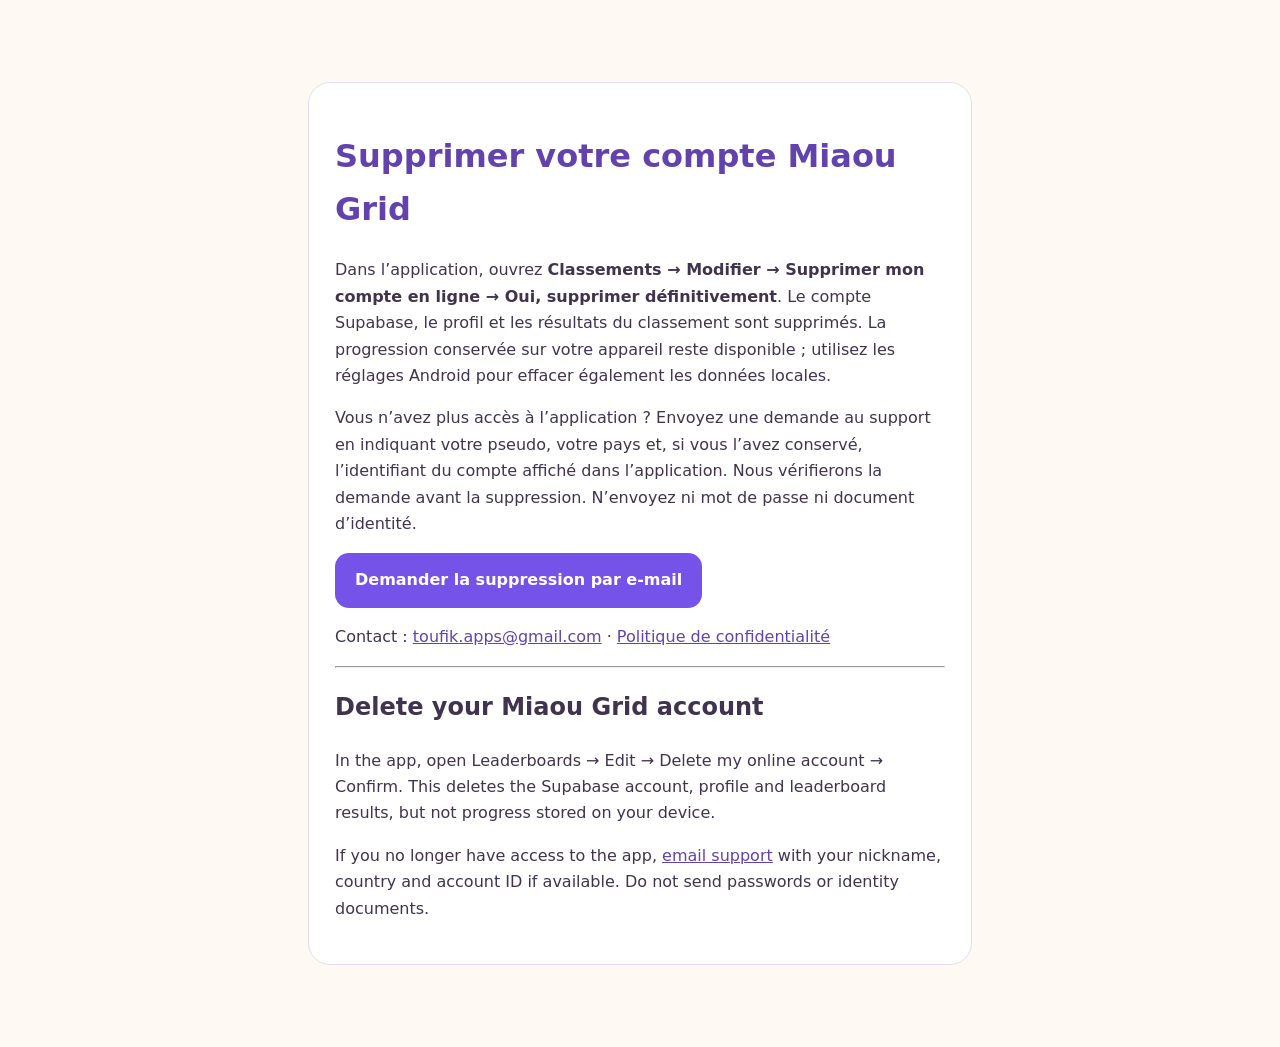
<file: miaou-grid-delete-account.html>
<!doctype html>
<html lang="fr">
<head>
  <meta charset="utf-8">
  <meta name="viewport" content="width=device-width,initial-scale=1">
  <link rel="canonical" href="https://prep-testcivique.fr/miaou-grid-delete-account.html">
  <title>Supprimer un compte — Miaou Grid</title>
  <style>
    *{box-sizing:border-box}body{margin:0;background:#fff9f3;color:#40334e;font:16px/1.65 system-ui,sans-serif}main{max-width:720px;margin:6vh auto;padding:28px}.card{background:#fff;border:1px solid #e6dcef;border-radius:22px;padding:26px}h1{color:#6243ad}a{color:#6243ad;overflow-wrap:anywhere}.button{display:inline-block;background:#7653e8;color:#fff;text-decoration:none;font-weight:800;padding:14px 20px;border-radius:14px}a:focus-visible{outline:3px solid #e35a7a;outline-offset:3px}
  </style>
</head>
<body><main><div class="card">
  <h1>Supprimer votre compte Miaou Grid</h1>
  <p>Dans l’application, ouvrez <strong>Classements → Modifier → Supprimer mon compte en ligne → Oui, supprimer définitivement</strong>. Le compte Supabase, le profil et les résultats du classement sont supprimés. La progression conservée sur votre appareil reste disponible ; utilisez les réglages Android pour effacer également les données locales.</p>
  <p>Vous n’avez plus accès à l’application ? Envoyez une demande au support en indiquant votre pseudo, votre pays et, si vous l’avez conservé, l’identifiant du compte affiché dans l’application. Nous vérifierons la demande avant la suppression. N’envoyez ni mot de passe ni document d’identité.</p>
  <p><a class="button" href="mailto:toufik.apps@gmail.com?subject=Suppression%20compte%20Miaou%20Grid">Demander la suppression par e-mail</a></p>
  <p>Contact : <a href="mailto:toufik.apps@gmail.com">toufik.apps@gmail.com</a> · <a href="/miaou-grid-privacy.html">Politique de confidentialité</a></p>
  <hr>
  <section lang="en"><h2>Delete your Miaou Grid account</h2><p>In the app, open Leaderboards → Edit → Delete my online account → Confirm. This deletes the Supabase account, profile and leaderboard results, but not progress stored on your device.</p><p>If you no longer have access to the app, <a href="mailto:toufik.apps@gmail.com?subject=Miaou%20Grid%20account%20deletion">email support</a> with your nickname, country and account ID if available. Do not send passwords or identity documents.</p></section>
</div></main></body>
</html>
</file>
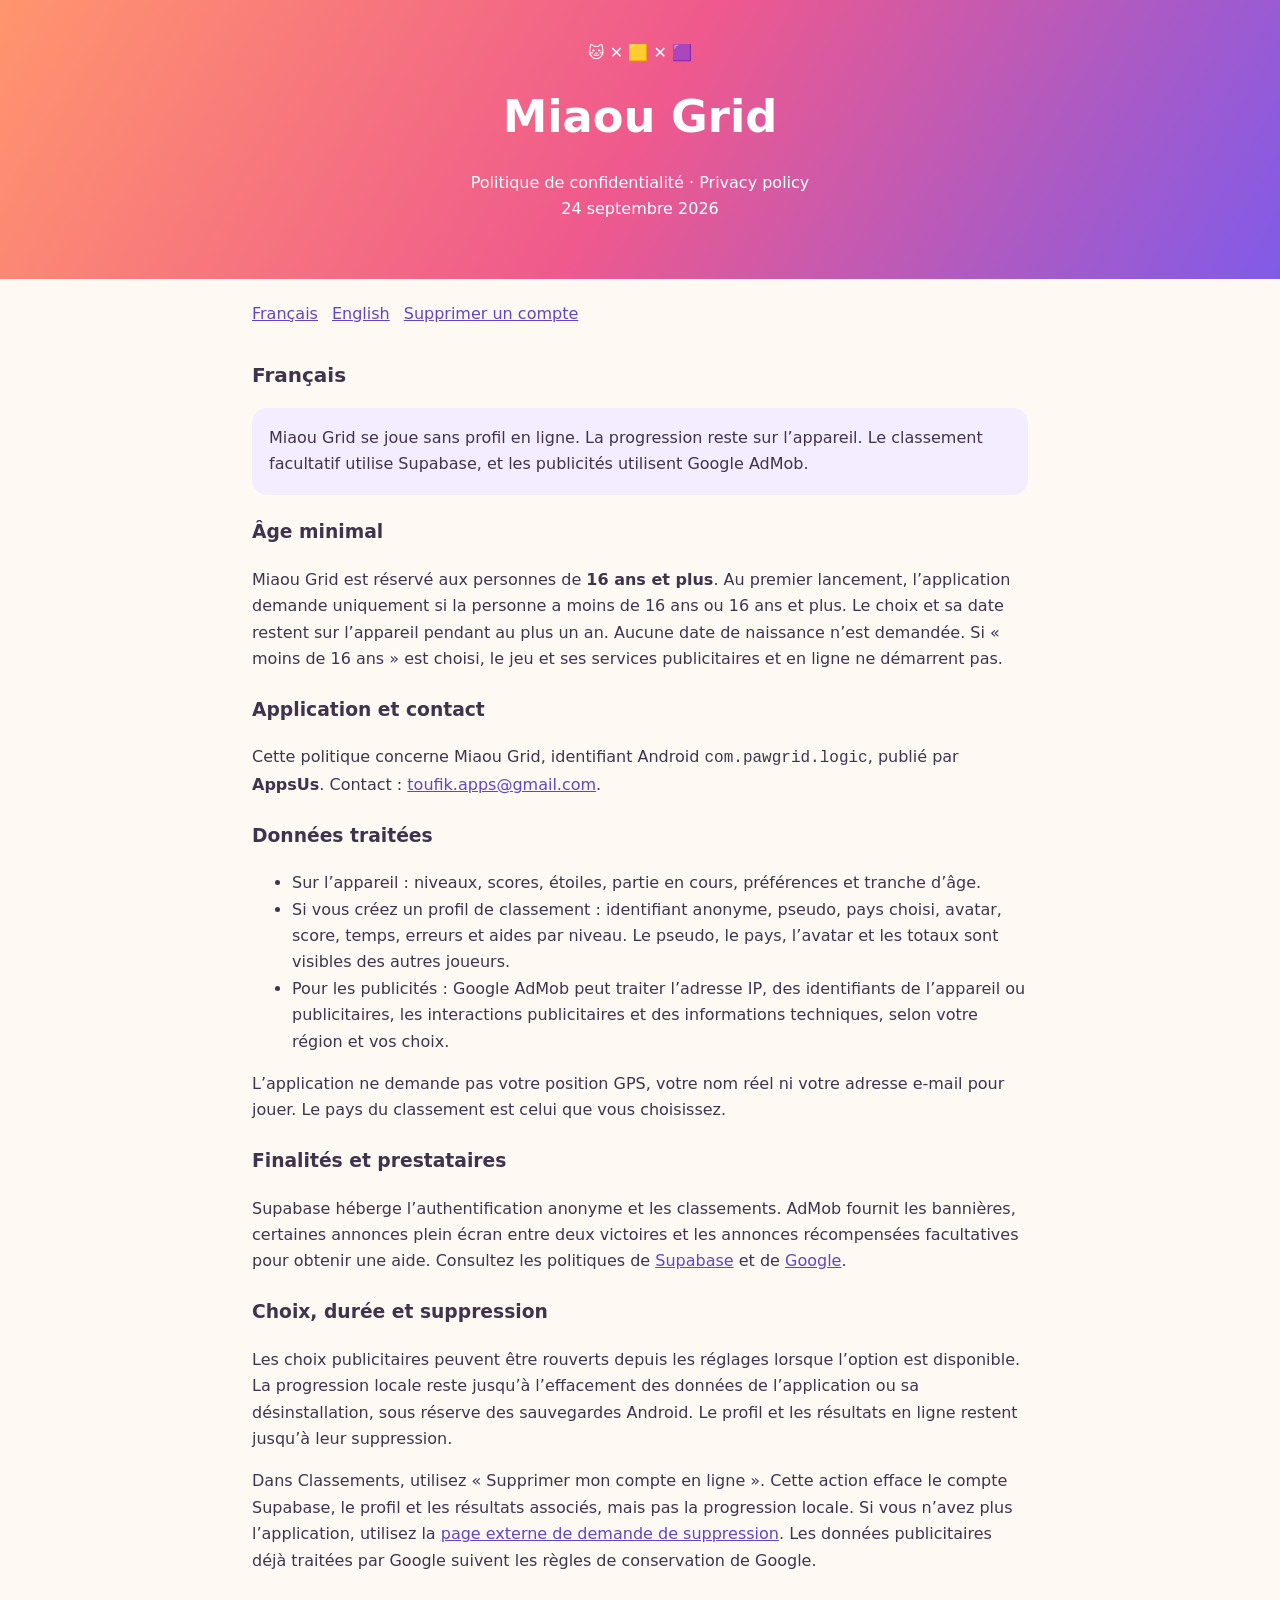
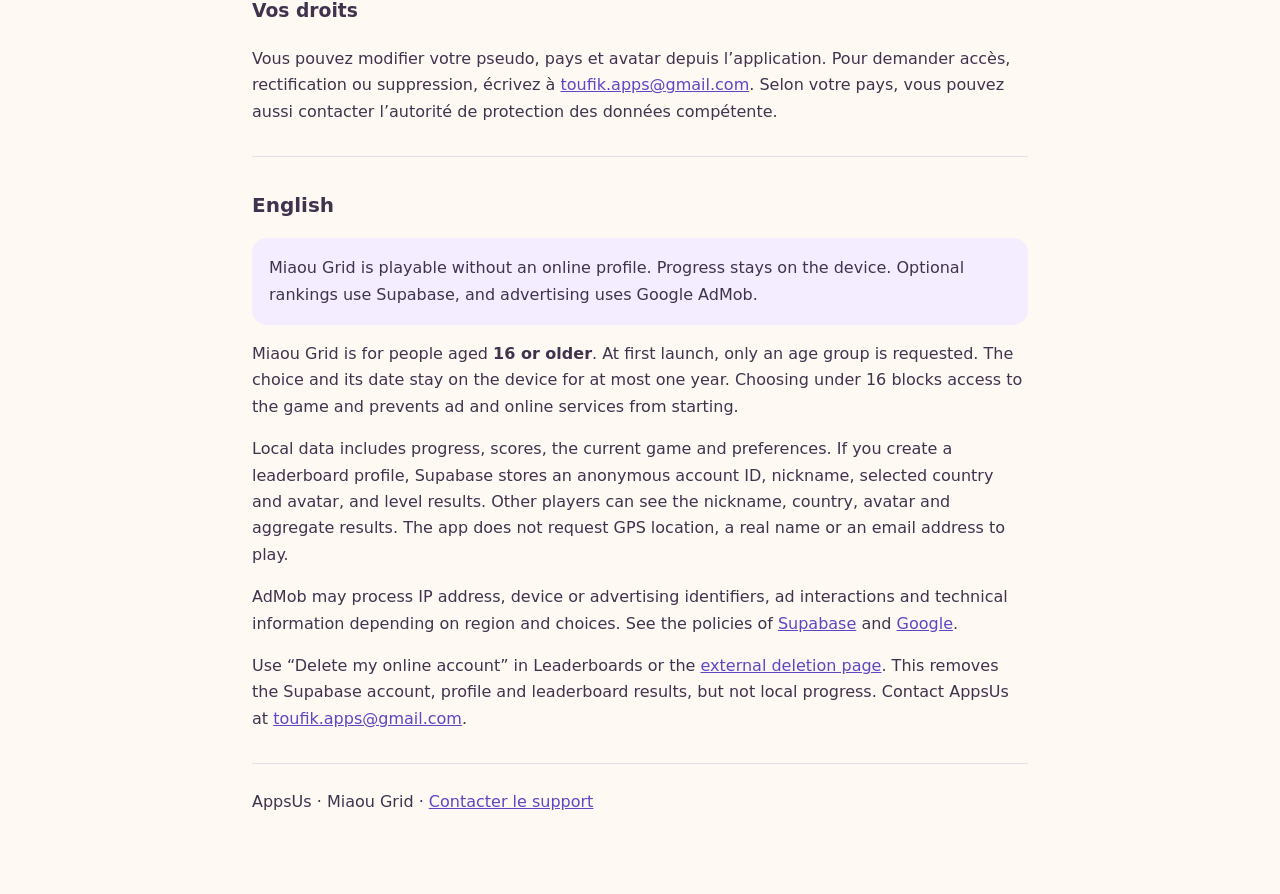
<file: miaou-grid-privacy.html>
<!doctype html>
<html lang="fr">
<head>
  <meta charset="utf-8">
  <meta name="viewport" content="width=device-width,initial-scale=1">
  <meta name="color-scheme" content="light">
  <link rel="canonical" href="https://prep-testcivique.fr/miaou-grid-privacy.html">
  <title>Confidentialité — Miaou Grid</title>
  <style>
    *{box-sizing:border-box}body{margin:0;background:#fff9f3;color:#40334e;font:16px/1.65 system-ui,sans-serif}header{background:linear-gradient(120deg,#ff956d,#ef598d,#805be8);color:#fff;padding:40px 20px;text-align:center}h1{font-size:clamp(1.9rem,5vw,2.8rem);margin:.3em 0}main{max-width:820px;margin:auto;padding:22px 22px 54px}section{padding:15px 0;border-bottom:1px solid #e6dcef}h2{font-size:1.25rem}h3{margin-top:1.4rem}a{color:#6145c5;overflow-wrap:anywhere}a:focus-visible{outline:3px solid #e35a7a;outline-offset:3px}nav{display:flex;flex-wrap:wrap;gap:14px}.note{background:#f3edff;padding:17px;border-radius:15px}code{overflow-wrap:anywhere}footer{padding:25px 0}
  </style>
</head>
<body>
  <header><div aria-hidden="true">🐱 ✕ 🟨 ✕ 🟪</div><h1>Miaou Grid</h1><p>Politique de confidentialité · Privacy policy<br>24 septembre 2026</p></header>
  <main>
    <nav><a href="#fr">Français</a><a href="#en" lang="en">English</a><a href="/miaou-grid-delete-account.html">Supprimer un compte</a></nav>
    <section id="fr">
      <h2>Français</h2>
      <p class="note">Miaou Grid se joue sans profil en ligne. La progression reste sur l’appareil. Le classement facultatif utilise Supabase, et les publicités utilisent Google AdMob.</p>
      <h3>Âge minimal</h3>
      <p>Miaou Grid est réservé aux personnes de <strong>16 ans et plus</strong>. Au premier lancement, l’application demande uniquement si la personne a moins de 16 ans ou 16 ans et plus. Le choix et sa date restent sur l’appareil pendant au plus un an. Aucune date de naissance n’est demandée. Si « moins de 16 ans » est choisi, le jeu et ses services publicitaires et en ligne ne démarrent pas.</p>
      <h3>Application et contact</h3>
      <p>Cette politique concerne Miaou Grid, identifiant Android <code>com.pawgrid.logic</code>, publié par <strong>AppsUs</strong>. Contact : <a href="mailto:toufik.apps@gmail.com">toufik.apps@gmail.com</a>.</p>
      <h3>Données traitées</h3>
      <ul>
        <li>Sur l’appareil : niveaux, scores, étoiles, partie en cours, préférences et tranche d’âge.</li>
        <li>Si vous créez un profil de classement : identifiant anonyme, pseudo, pays choisi, avatar, score, temps, erreurs et aides par niveau. Le pseudo, le pays, l’avatar et les totaux sont visibles des autres joueurs.</li>
        <li>Pour les publicités : Google AdMob peut traiter l’adresse IP, des identifiants de l’appareil ou publicitaires, les interactions publicitaires et des informations techniques, selon votre région et vos choix.</li>
      </ul>
      <p>L’application ne demande pas votre position GPS, votre nom réel ni votre adresse e-mail pour jouer. Le pays du classement est celui que vous choisissez.</p>
      <h3>Finalités et prestataires</h3>
      <p>Supabase héberge l’authentification anonyme et les classements. AdMob fournit les bannières, certaines annonces plein écran entre deux victoires et les annonces récompensées facultatives pour obtenir une aide. Consultez les politiques de <a href="https://supabase.com/privacy">Supabase</a> et de <a href="https://policies.google.com/privacy">Google</a>.</p>
      <h3>Choix, durée et suppression</h3>
      <p>Les choix publicitaires peuvent être rouverts depuis les réglages lorsque l’option est disponible. La progression locale reste jusqu’à l’effacement des données de l’application ou sa désinstallation, sous réserve des sauvegardes Android. Le profil et les résultats en ligne restent jusqu’à leur suppression.</p>
      <p>Dans Classements, utilisez « Supprimer mon compte en ligne ». Cette action efface le compte Supabase, le profil et les résultats associés, mais pas la progression locale. Si vous n’avez plus l’application, utilisez la <a href="/miaou-grid-delete-account.html">page externe de demande de suppression</a>. Les données publicitaires déjà traitées par Google suivent les règles de conservation de Google.</p>
      <h3>Vos droits</h3>
      <p>Vous pouvez modifier votre pseudo, pays et avatar depuis l’application. Pour demander accès, rectification ou suppression, écrivez à <a href="mailto:toufik.apps@gmail.com">toufik.apps@gmail.com</a>. Selon votre pays, vous pouvez aussi contacter l’autorité de protection des données compétente.</p>
    </section>
    <section id="en" lang="en">
      <h2>English</h2>
      <p class="note">Miaou Grid is playable without an online profile. Progress stays on the device. Optional rankings use Supabase, and advertising uses Google AdMob.</p>
      <p>Miaou Grid is for people aged <strong>16 or older</strong>. At first launch, only an age group is requested. The choice and its date stay on the device for at most one year. Choosing under 16 blocks access to the game and prevents ad and online services from starting.</p>
      <p>Local data includes progress, scores, the current game and preferences. If you create a leaderboard profile, Supabase stores an anonymous account ID, nickname, selected country and avatar, and level results. Other players can see the nickname, country, avatar and aggregate results. The app does not request GPS location, a real name or an email address to play.</p>
      <p>AdMob may process IP address, device or advertising identifiers, ad interactions and technical information depending on region and choices. See the policies of <a href="https://supabase.com/privacy">Supabase</a> and <a href="https://policies.google.com/privacy">Google</a>.</p>
      <p>Use “Delete my online account” in Leaderboards or the <a href="/miaou-grid-delete-account.html">external deletion page</a>. This removes the Supabase account, profile and leaderboard results, but not local progress. Contact AppsUs at <a href="mailto:toufik.apps@gmail.com">toufik.apps@gmail.com</a>.</p>
    </section>
    <footer>AppsUs · Miaou Grid · <a href="mailto:toufik.apps@gmail.com">Contacter le support</a></footer>
  </main>
</body>
</html>
</file>
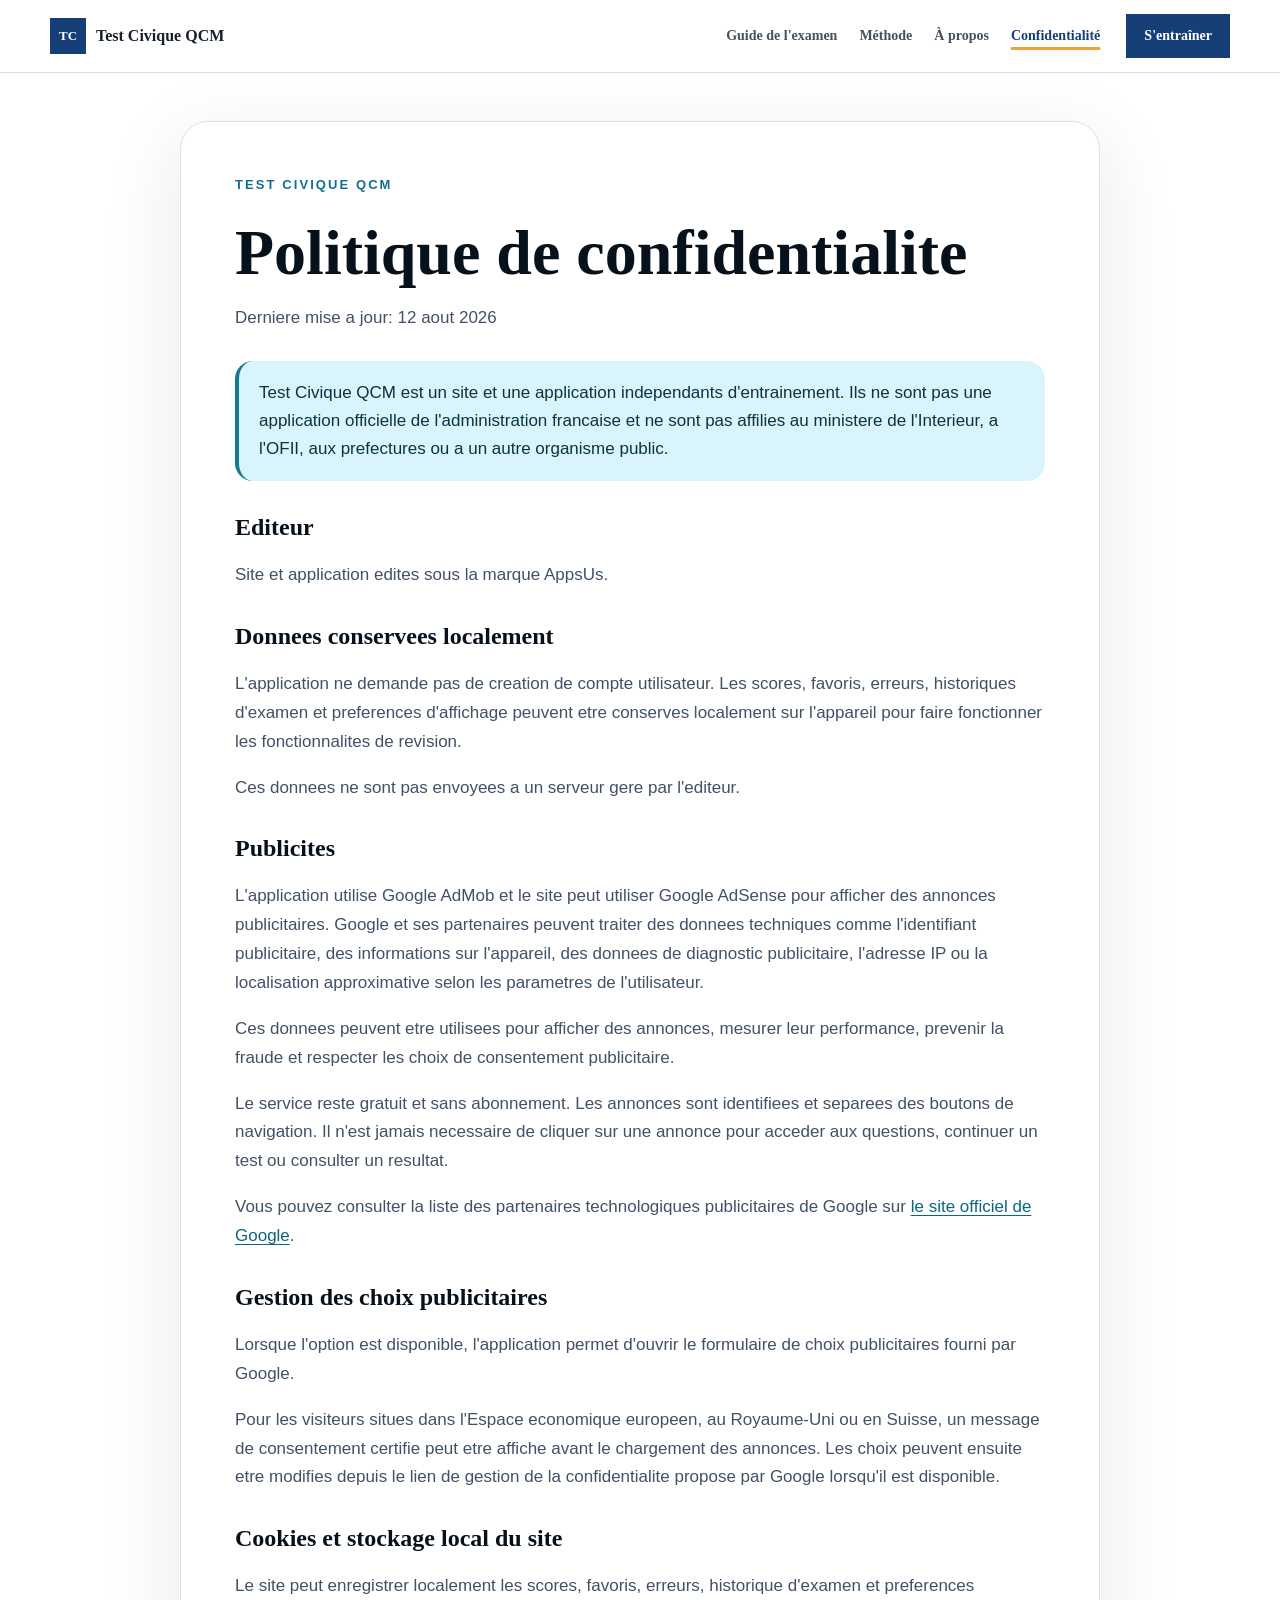
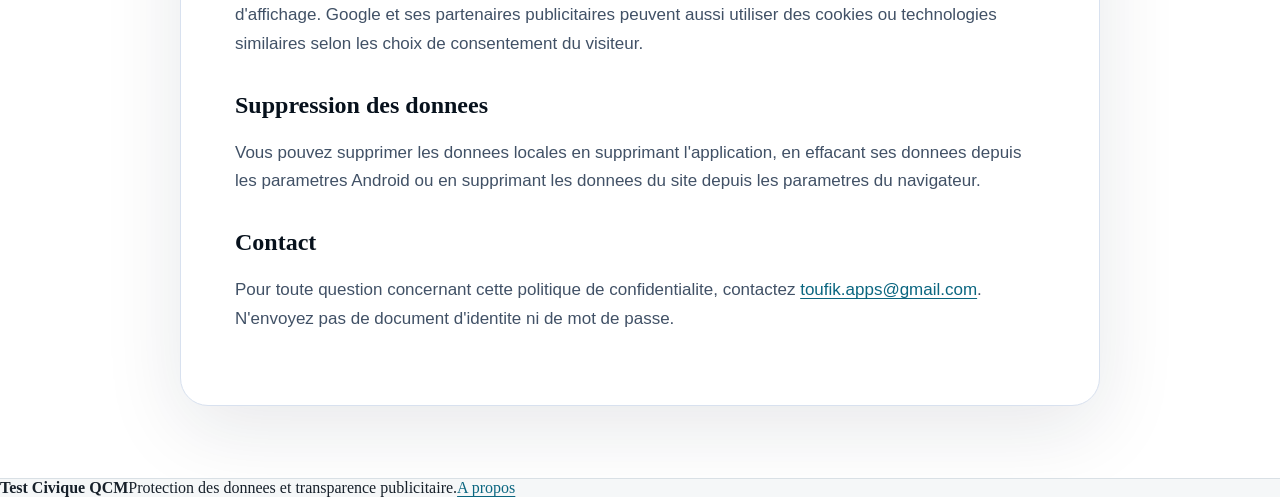
<file: privacy-policy.html>
<!doctype html>
<html lang="fr">
  <head>
    <meta charset="UTF-8" />
    <meta name="viewport" content="width=device-width, initial-scale=1.0" />
    <title>Politique de confidentialite - Test Civique QCM</title>
    <link rel="stylesheet" href="/site-pages.css?v=20260901" />
    <style>
      :root {
        color: #102033;
        background: #f5f8fb;
        font-family: Georgia, "Times New Roman", serif;
      }

      body {
        margin: 0;
      }

      main {
        width: min(920px, calc(100% - 32px));
        margin: 0 auto;
        padding: 48px 0 72px;
      }

      article {
        padding: clamp(24px, 5vw, 54px);
        border: 1px solid #d8e1ef;
        border-radius: 28px;
        background: #ffffff;
        box-shadow: 0 22px 80px rgba(16, 32, 51, 0.1);
      }

      h1,
      h2 {
        color: #07111c;
        line-height: 1.08;
      }

      h1 {
        margin: 0 0 12px;
        font-size: clamp(36px, 8vw, 64px);
      }

      h2 {
        margin-top: 34px;
        font-size: 24px;
      }

      p,
      li {
        color: #415166;
        font: 17px/1.7 Arial, sans-serif;
      }

      .kicker {
        margin: 0 0 24px;
        color: #126f8f;
        font: 800 13px/1.4 Arial, sans-serif;
        letter-spacing: 0.16em;
        text-transform: uppercase;
      }

      .notice {
        padding: 18px 20px;
        border-radius: 18px;
        color: #0b3342;
        background: #d9f5fb;
      }
    </style>
  </head>
  <body>
    <header class="public-header"><nav class="public-nav" aria-label="Navigation principale"><a class="public-logo" href="/"><span>TC</span><strong>Test Civique QCM</strong></a><div class="public-links"><a href="/guides/examen-civique-2026.html">Guide de l'examen</a><a href="/guides/plan-revision.html">Méthode</a><a href="/about.html">À propos</a><a href="/privacy-policy.html" aria-current="page">Confidentialité</a></div><a class="public-action" href="/app.html">S'entraîner</a></nav></header>
    <main>
      <article>
        <p class="kicker">Test Civique QCM</p>
        <h1>Politique de confidentialite</h1>
        <p>Derniere mise a jour: 12 aout 2026</p>

        <p class="notice">
          Test Civique QCM est un site et une application independants d'entrainement. Ils ne sont pas une
          application officielle de l'administration francaise et ne sont pas affilies au ministere
          de l'Interieur, a l'OFII, aux prefectures ou a un autre organisme public.
        </p>

        <h2>Editeur</h2>
        <p>Site et application edites sous la marque AppsUs.</p>

        <h2>Donnees conservees localement</h2>
        <p>
          L'application ne demande pas de creation de compte utilisateur. Les scores, favoris,
          erreurs, historiques d'examen et preferences d'affichage peuvent etre conserves
          localement sur l'appareil pour faire fonctionner les fonctionnalites de revision.
        </p>
        <p>Ces donnees ne sont pas envoyees a un serveur gere par l'editeur.</p>

        <h2>Publicites</h2>
        <p>
          L'application utilise Google AdMob et le site peut utiliser Google AdSense pour afficher
          des annonces publicitaires. Google et
          ses partenaires peuvent traiter des donnees techniques comme l'identifiant publicitaire,
          des informations sur l'appareil, des donnees de diagnostic publicitaire, l'adresse IP ou
          la localisation approximative selon les parametres de l'utilisateur.
        </p>
        <p>
          Ces donnees peuvent etre utilisees pour afficher des annonces, mesurer leur performance,
          prevenir la fraude et respecter les choix de consentement publicitaire.
        </p>
        <p>
          Le service reste gratuit et sans abonnement. Les annonces sont identifiees et separees
          des boutons de navigation. Il n'est jamais necessaire de cliquer sur une annonce pour
          acceder aux questions, continuer un test ou consulter un resultat.
        </p>
        <p>
          Vous pouvez consulter la liste des partenaires technologiques publicitaires de Google sur
          <a href="https://business.safety.google/privacy/" rel="noreferrer">le site officiel de Google</a>.
        </p>

        <h2>Gestion des choix publicitaires</h2>
        <p>
          Lorsque l'option est disponible, l'application permet d'ouvrir le formulaire de choix
          publicitaires fourni par Google.
        </p>
        <p>
          Pour les visiteurs situes dans l'Espace economique europeen, au Royaume-Uni ou en Suisse,
          un message de consentement certifie peut etre affiche avant le chargement des annonces.
          Les choix peuvent ensuite etre modifies depuis le lien de gestion de la confidentialite
          propose par Google lorsqu'il est disponible.
        </p>

        <h2>Cookies et stockage local du site</h2>
        <p>
          Le site peut enregistrer localement les scores, favoris, erreurs, historique d'examen et
          preferences d'affichage. Google et ses partenaires publicitaires peuvent aussi utiliser
          des cookies ou technologies similaires selon les choix de consentement du visiteur.
        </p>

        <h2>Suppression des donnees</h2>
        <p>
          Vous pouvez supprimer les donnees locales en supprimant l'application, en effacant ses
          donnees depuis les parametres Android ou en supprimant les donnees du site depuis les
          parametres du navigateur.
        </p>

        <h2>Contact</h2>
        <p>
          Pour toute question concernant cette politique de confidentialite, contactez
          <a href="mailto:toufik.apps@gmail.com">toufik.apps@gmail.com</a>.
          N'envoyez pas de document d'identite ni de mot de passe.
        </p>
      </article>
    </main>
    <footer class="public-footer"><strong>Test Civique QCM</strong><span>Protection des donnees et transparence publicitaire.</span><a href="/about.html">A propos</a></footer>
  </body>
</html>
</file>
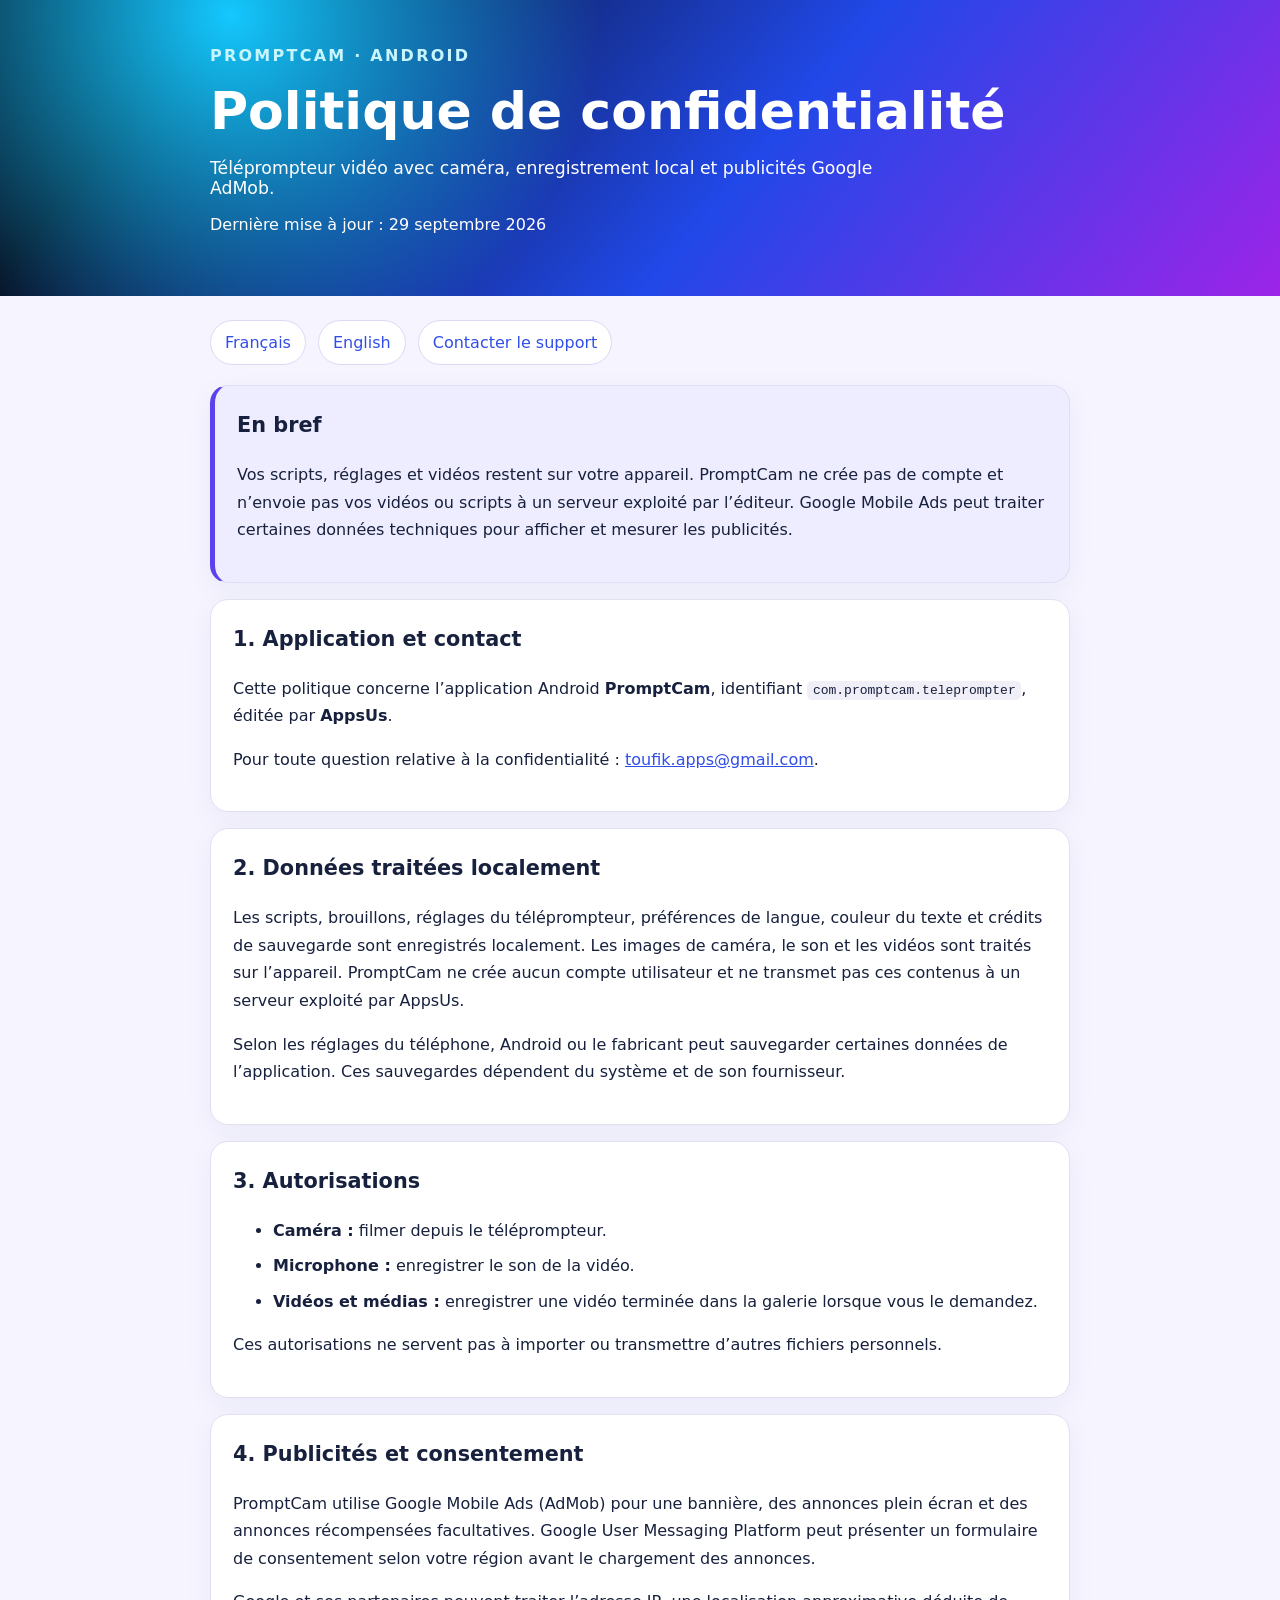
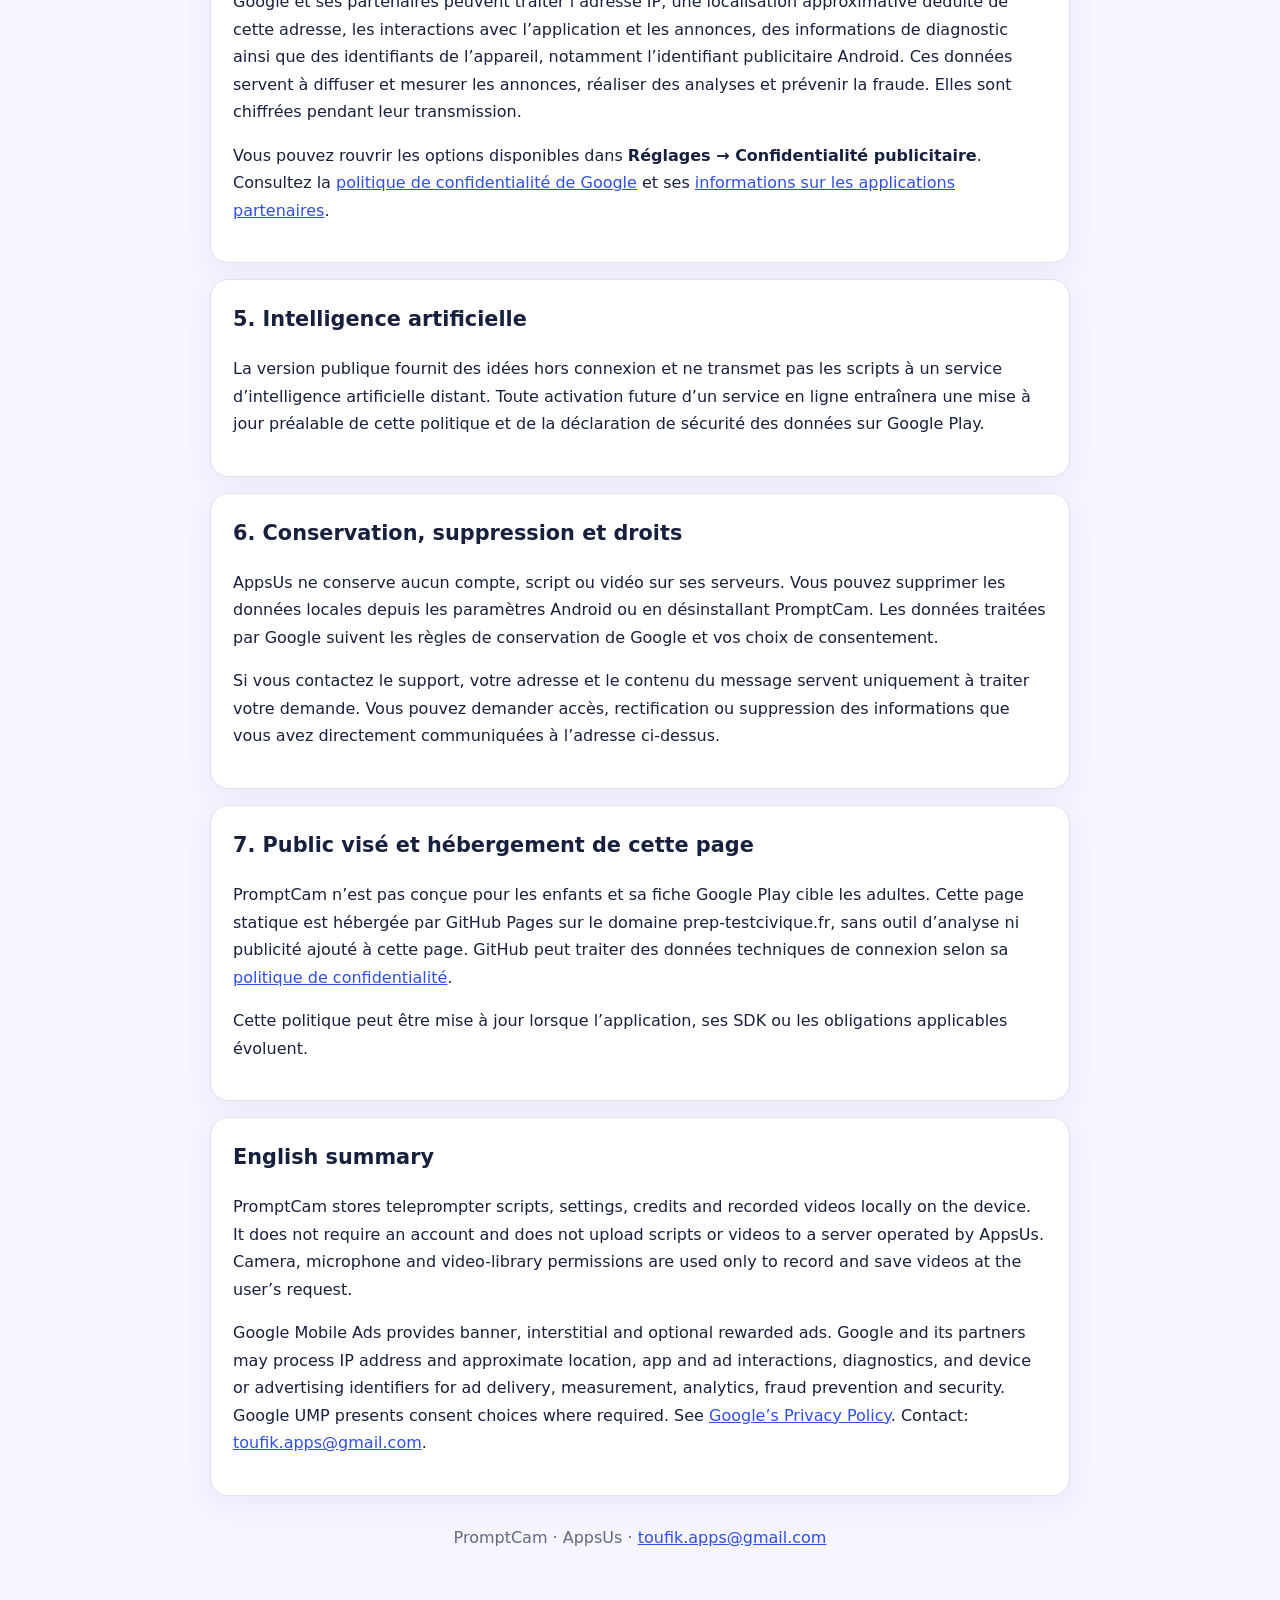
<file: promptcam-privacy.html>
<!doctype html>
<html lang="fr">
<head>
  <meta charset="utf-8">
  <meta name="viewport" content="width=device-width,initial-scale=1">
  <meta name="color-scheme" content="light">
  <meta name="description" content="Politique de confidentialité de l’application Android PromptCam.">
  <title>Politique de confidentialité — PromptCam</title>
  <style>
    :root{font-family:Inter,system-ui,-apple-system,"Segoe UI",sans-serif;color:#17203d;background:#f5f4ff;color-scheme:light}
    *{box-sizing:border-box}body{margin:0}header{padding:46px max(22px,calc((100vw - 860px)/2));color:#fff;background:radial-gradient(circle at 18% 5%,#14c8ff 0,transparent 34%),linear-gradient(130deg,#071123 15%,#2148e8 58%,#9d24e8)}
    .brand{font-weight:900;letter-spacing:.14em;text-transform:uppercase;color:#c8f6ff}h1{font-size:clamp(2rem,6vw,3.25rem);line-height:1.08;margin:.35em 0}.subtitle{max-width:680px;font-size:1.08rem}
    main{max-width:904px;margin:auto;padding:24px 22px 58px;line-height:1.72}nav{display:flex;gap:12px;flex-wrap:wrap;margin-bottom:20px}nav a{background:#fff;border:1px solid #dcd9f3;border-radius:999px;padding:8px 14px;text-decoration:none}
    section{background:#fff;border:1px solid #e1dff2;border-radius:18px;padding:22px;margin:16px 0;box-shadow:0 8px 28px #201f5a0d}h2{margin-top:0;font-size:1.3rem}h3{font-size:1.05rem;margin-top:1.45em}a{color:#314ee8;overflow-wrap:anywhere}li{margin:8px 0}.summary{border-left:5px solid #5b42ef;background:#eeecff}.muted{color:#626a81}code{background:#f0eff8;padding:.12rem .35rem;border-radius:5px}footer{text-align:center;color:#626a81;padding:12px 0 30px}
    a:focus-visible{outline:3px solid #fd3d9d;outline-offset:3px}@media(max-width:520px){header{padding-top:34px}section{padding:18px}}
  </style>
</head>
<body>
  <header><div class="brand">PromptCam · Android</div><h1>Politique de confidentialité</h1><p class="subtitle">Téléprompteur vidéo avec caméra, enregistrement local et publicités Google AdMob.</p><p>Dernière mise à jour : 29 septembre 2026</p></header>
  <main>
    <nav><a href="#fr">Français</a><a href="#en" lang="en">English</a><a href="mailto:toufik.apps@gmail.com">Contacter le support</a></nav>
    <section id="fr" class="summary"><h2>En bref</h2><p>Vos scripts, réglages et vidéos restent sur votre appareil. PromptCam ne crée pas de compte et n’envoie pas vos vidéos ou scripts à un serveur exploité par l’éditeur. Google Mobile Ads peut traiter certaines données techniques pour afficher et mesurer les publicités.</p></section>
    <section><h2>1. Application et contact</h2><p>Cette politique concerne l’application Android <strong>PromptCam</strong>, identifiant <code>com.promptcam.teleprompter</code>, éditée par <strong>AppsUs</strong>.</p><p>Pour toute question relative à la confidentialité : <a href="mailto:toufik.apps@gmail.com">toufik.apps@gmail.com</a>.</p></section>
    <section><h2>2. Données traitées localement</h2><p>Les scripts, brouillons, réglages du téléprompteur, préférences de langue, couleur du texte et crédits de sauvegarde sont enregistrés localement. Les images de caméra, le son et les vidéos sont traités sur l’appareil. PromptCam ne crée aucun compte utilisateur et ne transmet pas ces contenus à un serveur exploité par AppsUs.</p><p>Selon les réglages du téléphone, Android ou le fabricant peut sauvegarder certaines données de l’application. Ces sauvegardes dépendent du système et de son fournisseur.</p></section>
    <section><h2>3. Autorisations</h2><ul><li><strong>Caméra :</strong> filmer depuis le téléprompteur.</li><li><strong>Microphone :</strong> enregistrer le son de la vidéo.</li><li><strong>Vidéos et médias :</strong> enregistrer une vidéo terminée dans la galerie lorsque vous le demandez.</li></ul><p>Ces autorisations ne servent pas à importer ou transmettre d’autres fichiers personnels.</p></section>
    <section><h2>4. Publicités et consentement</h2><p>PromptCam utilise Google Mobile Ads (AdMob) pour une bannière, des annonces plein écran et des annonces récompensées facultatives. Google User Messaging Platform peut présenter un formulaire de consentement selon votre région avant le chargement des annonces.</p><p>Google et ses partenaires peuvent traiter l’adresse IP, une localisation approximative déduite de cette adresse, les interactions avec l’application et les annonces, des informations de diagnostic ainsi que des identifiants de l’appareil, notamment l’identifiant publicitaire Android. Ces données servent à diffuser et mesurer les annonces, réaliser des analyses et prévenir la fraude. Elles sont chiffrées pendant leur transmission.</p><p>Vous pouvez rouvrir les options disponibles dans <strong>Réglages → Confidentialité publicitaire</strong>. Consultez la <a href="https://policies.google.com/privacy">politique de confidentialité de Google</a> et ses <a href="https://policies.google.com/technologies/partner-sites">informations sur les applications partenaires</a>.</p></section>
    <section><h2>5. Intelligence artificielle</h2><p>La version publique fournit des idées hors connexion et ne transmet pas les scripts à un service d’intelligence artificielle distant. Toute activation future d’un service en ligne entraînera une mise à jour préalable de cette politique et de la déclaration de sécurité des données sur Google Play.</p></section>
    <section><h2>6. Conservation, suppression et droits</h2><p>AppsUs ne conserve aucun compte, script ou vidéo sur ses serveurs. Vous pouvez supprimer les données locales depuis les paramètres Android ou en désinstallant PromptCam. Les données traitées par Google suivent les règles de conservation de Google et vos choix de consentement.</p><p>Si vous contactez le support, votre adresse et le contenu du message servent uniquement à traiter votre demande. Vous pouvez demander accès, rectification ou suppression des informations que vous avez directement communiquées à l’adresse ci-dessus.</p></section>
    <section><h2>7. Public visé et hébergement de cette page</h2><p>PromptCam n’est pas conçue pour les enfants et sa fiche Google Play cible les adultes. Cette page statique est hébergée par GitHub Pages sur le domaine prep-testcivique.fr, sans outil d’analyse ni publicité ajouté à cette page. GitHub peut traiter des données techniques de connexion selon sa <a href="https://docs.github.com/site-policy/privacy-policies/github-general-privacy-statement">politique de confidentialité</a>.</p><p>Cette politique peut être mise à jour lorsque l’application, ses SDK ou les obligations applicables évoluent.</p></section>
    <section id="en" lang="en"><h2>English summary</h2><p>PromptCam stores teleprompter scripts, settings, credits and recorded videos locally on the device. It does not require an account and does not upload scripts or videos to a server operated by AppsUs. Camera, microphone and video-library permissions are used only to record and save videos at the user’s request.</p><p>Google Mobile Ads provides banner, interstitial and optional rewarded ads. Google and its partners may process IP address and approximate location, app and ad interactions, diagnostics, and device or advertising identifiers for ad delivery, measurement, analytics, fraud prevention and security. Google UMP presents consent choices where required. See <a href="https://policies.google.com/privacy">Google’s Privacy Policy</a>. Contact: <a href="mailto:toufik.apps@gmail.com">toufik.apps@gmail.com</a>.</p></section>
    <footer>PromptCam · AppsUs · <a href="mailto:toufik.apps@gmail.com">toufik.apps@gmail.com</a></footer>
  </main>
</body>
</html>
</file>
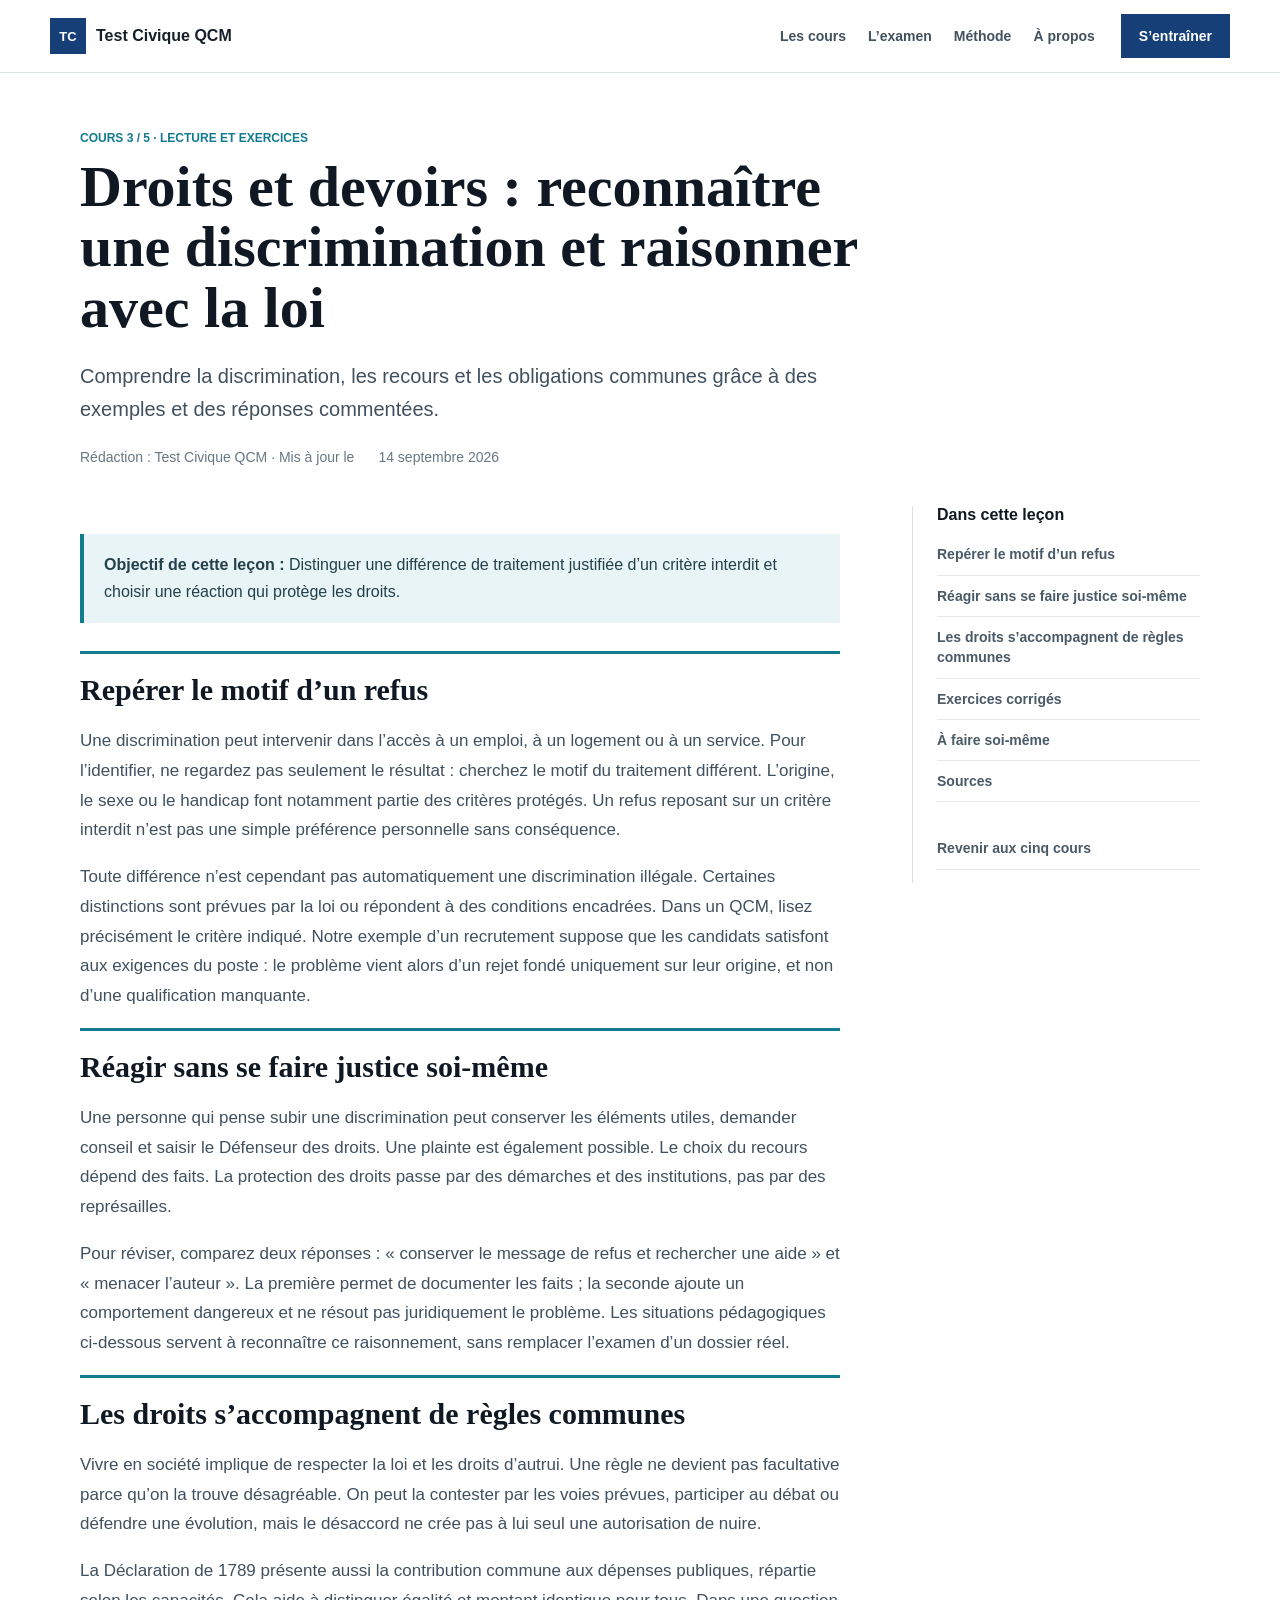
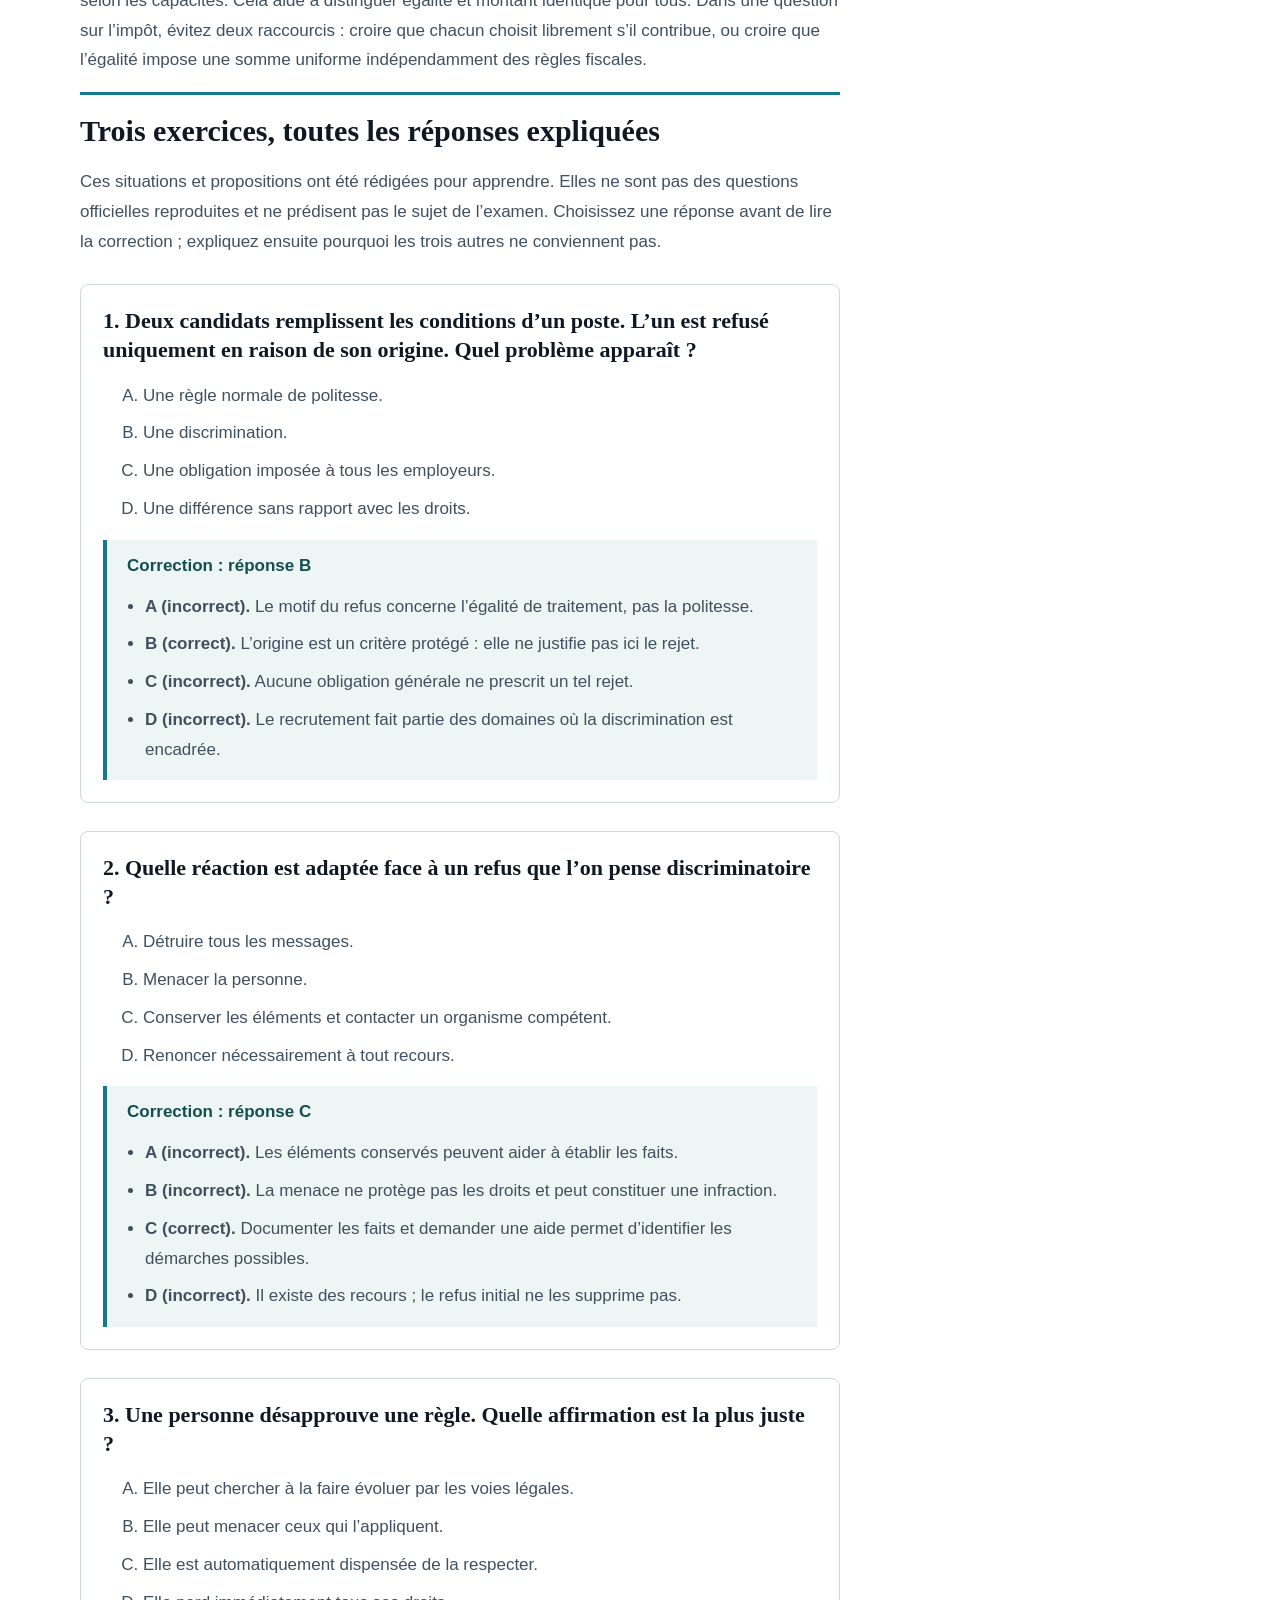
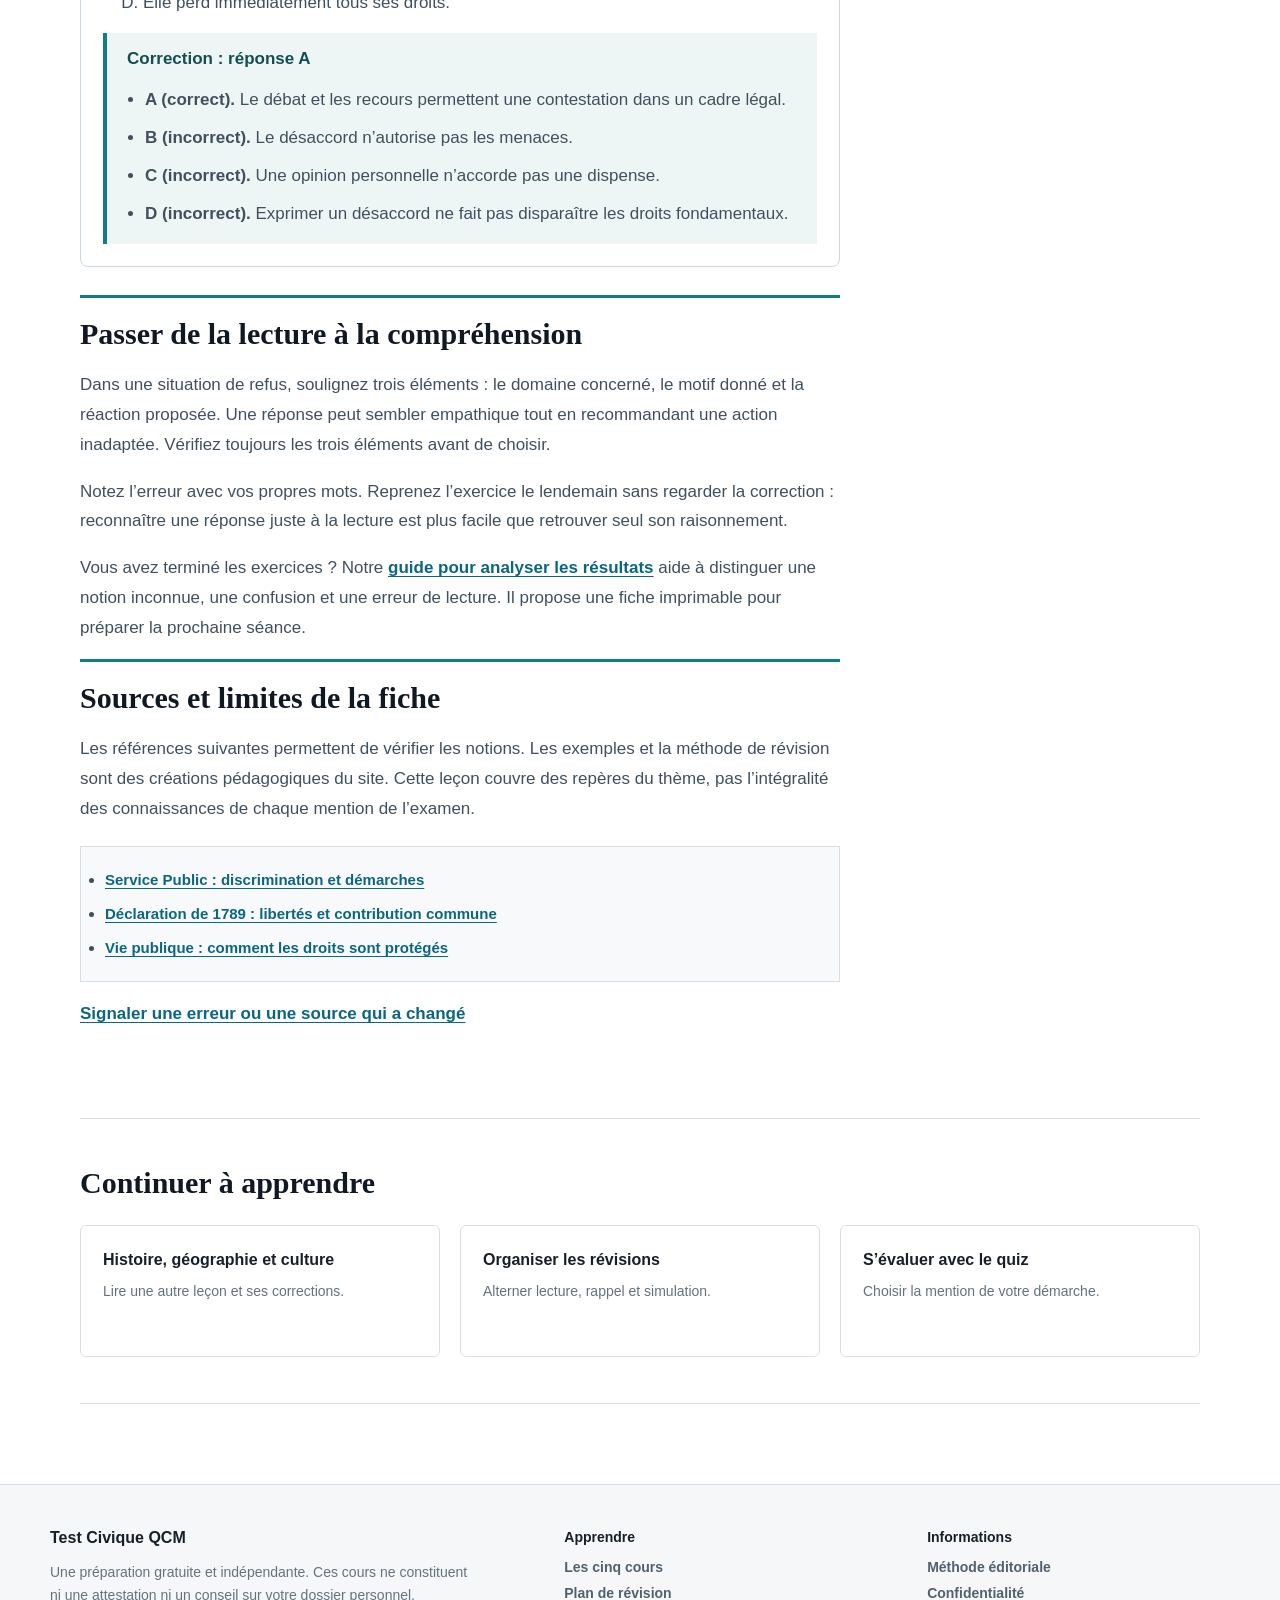
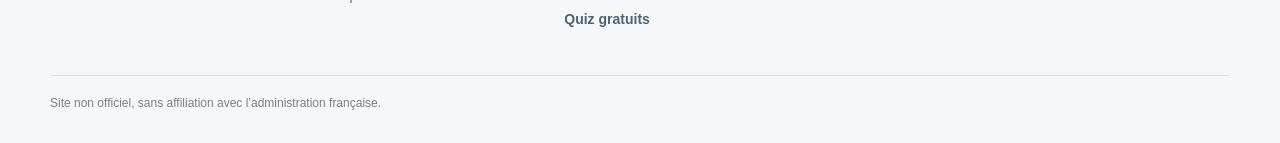
<file: cours/droits-devoirs.html>
<!doctype html>
<html lang="fr"><head><meta charset="utf-8"><meta name="viewport" content="width=device-width, initial-scale=1">
<title>Droits et devoirs : reconnaître une discrimination et raisonner avec la loi | Test Civique QCM</title><meta name="description" content="Comprendre la discrimination, les recours et les obligations communes grâce à des exemples et des réponses commentées.">
<link rel="canonical" href="https://prep-testcivique.fr/cours/droits-devoirs.html"><link rel="stylesheet" href="/site-pages.css?v=20260914">
<meta name="google-adsense-account" content="ca-pub-2101066490685216"><script async src="https://pagead2.googlesyndication.com/pagead/js/adsbygoogle.js?client=ca-pub-2101066490685216" crossorigin="anonymous"></script>
</head><body><a class="skip-link" href="#contenu">Aller au contenu</a>
<header class="public-header"><nav class="public-nav" aria-label="Navigation principale"><a class="public-logo" href="/"><span>TC</span><strong>Test Civique QCM</strong></a><div class="public-links"><a href="/cours/">Les cours</a><a href="/guides/examen-civique-2026.html">L’examen</a><a href="/guides/plan-revision.html">Méthode</a><a href="/about.html">À propos</a></div><a class="public-action" href="/app.html">S’entraîner</a></nav></header>
<main class="article-main" id="contenu"><header class="article-heading"><p class="kicker">Cours 3 / 5 · Lecture et exercices</p><h1>Droits et devoirs : reconnaître une discrimination et raisonner avec la loi</h1><p class="intro">Comprendre la discrimination, les recours et les obligations communes grâce à des exemples et des réponses commentées.</p><p class="article-meta">Rédaction : Test Civique QCM · Mis à jour le <time datetime="2026-09-14">14 septembre 2026</time></p></header>
<div class="article-layout"><article class="article-content"><div class="notice"><strong>Objectif de cette leçon :</strong> Distinguer une différence de traitement justifiée d’un critère interdit et choisir une réaction qui protège les droits.</div><section aria-labelledby="discrimination"><h2 id="discrimination">Repérer le motif d’un refus</h2><p>Une discrimination peut intervenir dans l’accès à un emploi, à un logement ou à un service. Pour l’identifier, ne regardez pas seulement le résultat : cherchez le motif du traitement différent. L’origine, le sexe ou le handicap font notamment partie des critères protégés. Un refus reposant sur un critère interdit n’est pas une simple préférence personnelle sans conséquence.</p><p>Toute différence n’est cependant pas automatiquement une discrimination illégale. Certaines distinctions sont prévues par la loi ou répondent à des conditions encadrées. Dans un QCM, lisez précisément le critère indiqué. Notre exemple d’un recrutement suppose que les candidats satisfont aux exigences du poste : le problème vient alors d’un rejet fondé uniquement sur leur origine, et non d’une qualification manquante.</p></section>
<section aria-labelledby="recours"><h2 id="recours">Réagir sans se faire justice soi-même</h2><p>Une personne qui pense subir une discrimination peut conserver les éléments utiles, demander conseil et saisir le Défenseur des droits. Une plainte est également possible. Le choix du recours dépend des faits. La protection des droits passe par des démarches et des institutions, pas par des représailles.</p><p>Pour réviser, comparez deux réponses : « conserver le message de refus et rechercher une aide » et « menacer l’auteur ». La première permet de documenter les faits ; la seconde ajoute un comportement dangereux et ne résout pas juridiquement le problème. Les situations pédagogiques ci-dessous servent à reconnaître ce raisonnement, sans remplacer l’examen d’un dossier réel.</p></section>
<section aria-labelledby="obligations"><h2 id="obligations">Les droits s’accompagnent de règles communes</h2><p>Vivre en société implique de respecter la loi et les droits d’autrui. Une règle ne devient pas facultative parce qu’on la trouve désagréable. On peut la contester par les voies prévues, participer au débat ou défendre une évolution, mais le désaccord ne crée pas à lui seul une autorisation de nuire.</p><p>La Déclaration de 1789 présente aussi la contribution commune aux dépenses publiques, répartie selon les capacités. Cela aide à distinguer égalité et montant identique pour tous. Dans une question sur l’impôt, évitez deux raccourcis : croire que chacun choisit librement s’il contribue, ou croire que l’égalité impose une somme uniforme indépendamment des règles fiscales.</p></section>
<section aria-labelledby="exercices"><h2 id="exercices">Trois exercices, toutes les réponses expliquées</h2><p>Ces situations et propositions ont été rédigées pour apprendre. Elles ne sont pas des questions officielles reproduites et ne prédisent pas le sujet de l’examen. Choisissez une réponse avant de lire la correction ; expliquez ensuite pourquoi les trois autres ne conviennent pas.</p><section class="worked-question" aria-labelledby="question-1"><h3 id="question-1">1. Deux candidats remplissent les conditions d’un poste. L’un est refusé uniquement en raison de son origine. Quel problème apparaît ?</h3><ol type="A"><li>Une règle normale de politesse.</li><li>Une discrimination.</li><li>Une obligation imposée à tous les employeurs.</li><li>Une différence sans rapport avec les droits.</li></ol><div class="answer-explanation"><h4>Correction : réponse B</h4><ul><li><strong>A (incorrect).</strong> Le motif du refus concerne l’égalité de traitement, pas la politesse.</li><li><strong>B (correct).</strong> L’origine est un critère protégé : elle ne justifie pas ici le rejet.</li><li><strong>C (incorrect).</strong> Aucune obligation générale ne prescrit un tel rejet.</li><li><strong>D (incorrect).</strong> Le recrutement fait partie des domaines où la discrimination est encadrée.</li></ul></div></section>
<section class="worked-question" aria-labelledby="question-2"><h3 id="question-2">2. Quelle réaction est adaptée face à un refus que l’on pense discriminatoire ?</h3><ol type="A"><li>Détruire tous les messages.</li><li>Menacer la personne.</li><li>Conserver les éléments et contacter un organisme compétent.</li><li>Renoncer nécessairement à tout recours.</li></ol><div class="answer-explanation"><h4>Correction : réponse C</h4><ul><li><strong>A (incorrect).</strong> Les éléments conservés peuvent aider à établir les faits.</li><li><strong>B (incorrect).</strong> La menace ne protège pas les droits et peut constituer une infraction.</li><li><strong>C (correct).</strong> Documenter les faits et demander une aide permet d’identifier les démarches possibles.</li><li><strong>D (incorrect).</strong> Il existe des recours ; le refus initial ne les supprime pas.</li></ul></div></section>
<section class="worked-question" aria-labelledby="question-3"><h3 id="question-3">3. Une personne désapprouve une règle. Quelle affirmation est la plus juste ?</h3><ol type="A"><li>Elle peut chercher à la faire évoluer par les voies légales.</li><li>Elle peut menacer ceux qui l’appliquent.</li><li>Elle est automatiquement dispensée de la respecter.</li><li>Elle perd immédiatement tous ses droits.</li></ol><div class="answer-explanation"><h4>Correction : réponse A</h4><ul><li><strong>A (correct).</strong> Le débat et les recours permettent une contestation dans un cadre légal.</li><li><strong>B (incorrect).</strong> Le désaccord n’autorise pas les menaces.</li><li><strong>C (incorrect).</strong> Une opinion personnelle n’accorde pas une dispense.</li><li><strong>D (incorrect).</strong> Exprimer un désaccord ne fait pas disparaître les droits fondamentaux.</li></ul></div></section></section>
<section aria-labelledby="pratique"><h2 id="pratique">Passer de la lecture à la compréhension</h2><p>Dans une situation de refus, soulignez trois éléments : le domaine concerné, le motif donné et la réaction proposée. Une réponse peut sembler empathique tout en recommandant une action inadaptée. Vérifiez toujours les trois éléments avant de choisir.</p><p>Notez l’erreur avec vos propres mots. Reprenez l’exercice le lendemain sans regarder la correction : reconnaître une réponse juste à la lecture est plus facile que retrouver seul son raisonnement.</p></section>
<p>Vous avez terminé les exercices ? Notre <a href="/guides/analyser-resultats.html">guide pour analyser les résultats</a> aide à distinguer une notion inconnue, une confusion et une erreur de lecture. Il propose une fiche imprimable pour préparer la prochaine séance.</p>
<section aria-labelledby="sources"><h2 id="sources">Sources et limites de la fiche</h2><p>Les références suivantes permettent de vérifier les notions. Les exemples et la méthode de révision sont des créations pédagogiques du site. Cette leçon couvre des repères du thème, pas l’intégralité des connaissances de chaque mention de l’examen.</p><ul class="source-list"><li><a href="https://www.service-public.gouv.fr/particuliers/vosdroits/F19448">Service Public : discrimination et démarches</a></li><li><a href="https://www.legifrance.gouv.fr/contenu/menu/droit-national-en-vigueur/constitution/declaration-des-droits-de-l-homme-et-du-citoyen-de-1789">Déclaration de 1789 : libertés et contribution commune</a></li><li><a href="https://www.vie-publique.fr/fiches/23868-comment-sont-proteges-les-droits-des-citoyens">Vie publique : comment les droits sont protégés</a></li></ul><p><a href="/about.html#corrections">Signaler une erreur ou une source qui a changé</a></p></section></article>
<aside class="article-aside" aria-label="Sommaire"><strong>Dans cette leçon</strong><a href="#discrimination">Repérer le motif d’un refus</a><a href="#recours">Réagir sans se faire justice soi-même</a><a href="#obligations">Les droits s’accompagnent de règles communes</a><a href="#exercices">Exercices corrigés</a><a href="#pratique">À faire soi-même</a><a href="#sources">Sources</a><p><a href="/cours/">Revenir aux cinq cours</a></p></aside></div>
<section class="related-band"><h2>Continuer à apprendre</h2><div class="related-grid"><a href="/cours/histoire-geographie.html">Histoire, géographie et culture<span>Lire une autre leçon et ses corrections.</span></a><a href="/guides/plan-revision.html">Organiser les révisions<span>Alterner lecture, rappel et simulation.</span></a><a href="/app.html">S’évaluer avec le quiz<span>Choisir la mention de votre démarche.</span></a></div></section></main>
<footer class="public-footer"><div class="footer-inner"><div><strong>Test Civique QCM</strong><p>Une préparation gratuite et indépendante. Ces cours ne constituent ni une attestation ni un conseil sur votre dossier personnel.</p></div><nav aria-label="Ressources"><strong>Apprendre</strong><a href="/cours/">Les cinq cours</a><a href="/guides/plan-revision.html">Plan de révision</a><a href="/app.html">Quiz gratuits</a></nav><nav aria-label="Informations"><strong>Informations</strong><a href="/about.html">Méthode éditoriale</a><a href="/privacy-policy.html">Confidentialité</a></nav></div><p class="footer-legal">Site non officiel, sans affiliation avec l’administration française.</p></footer></body></html>
</file>
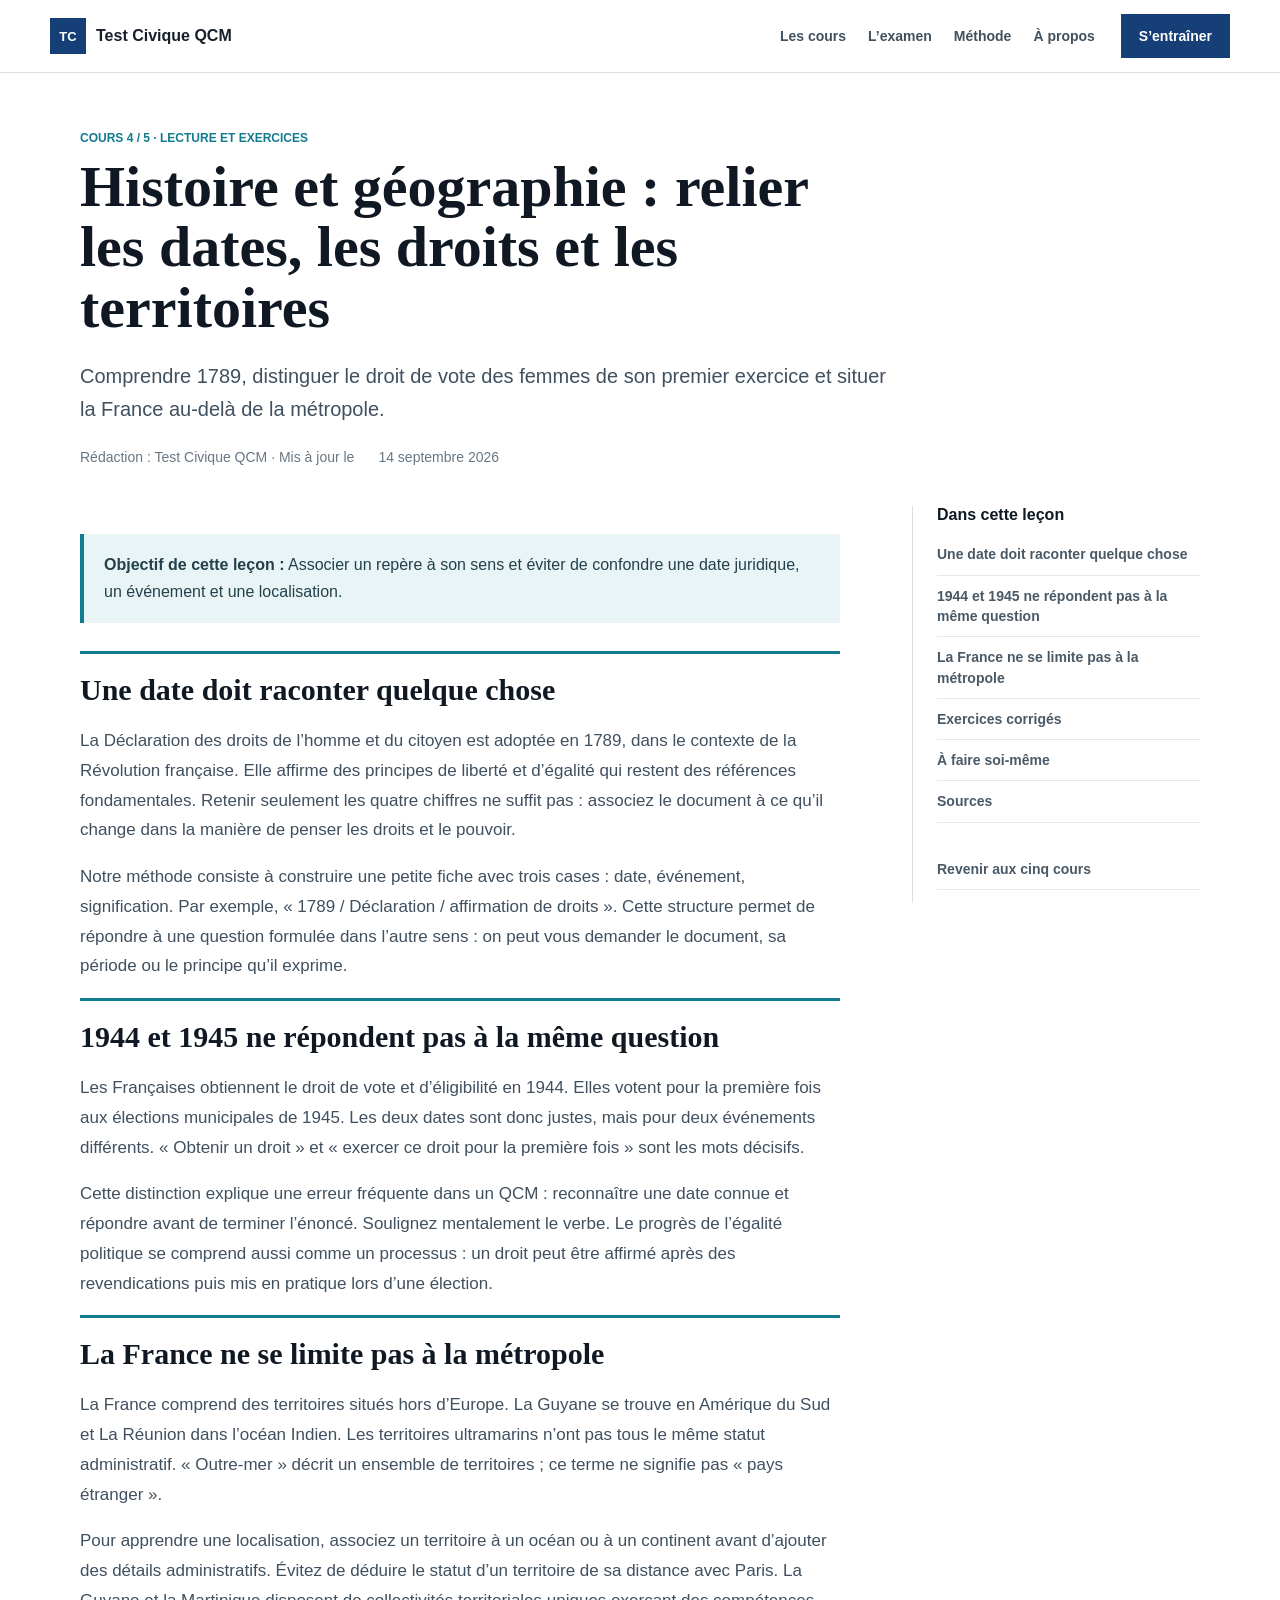
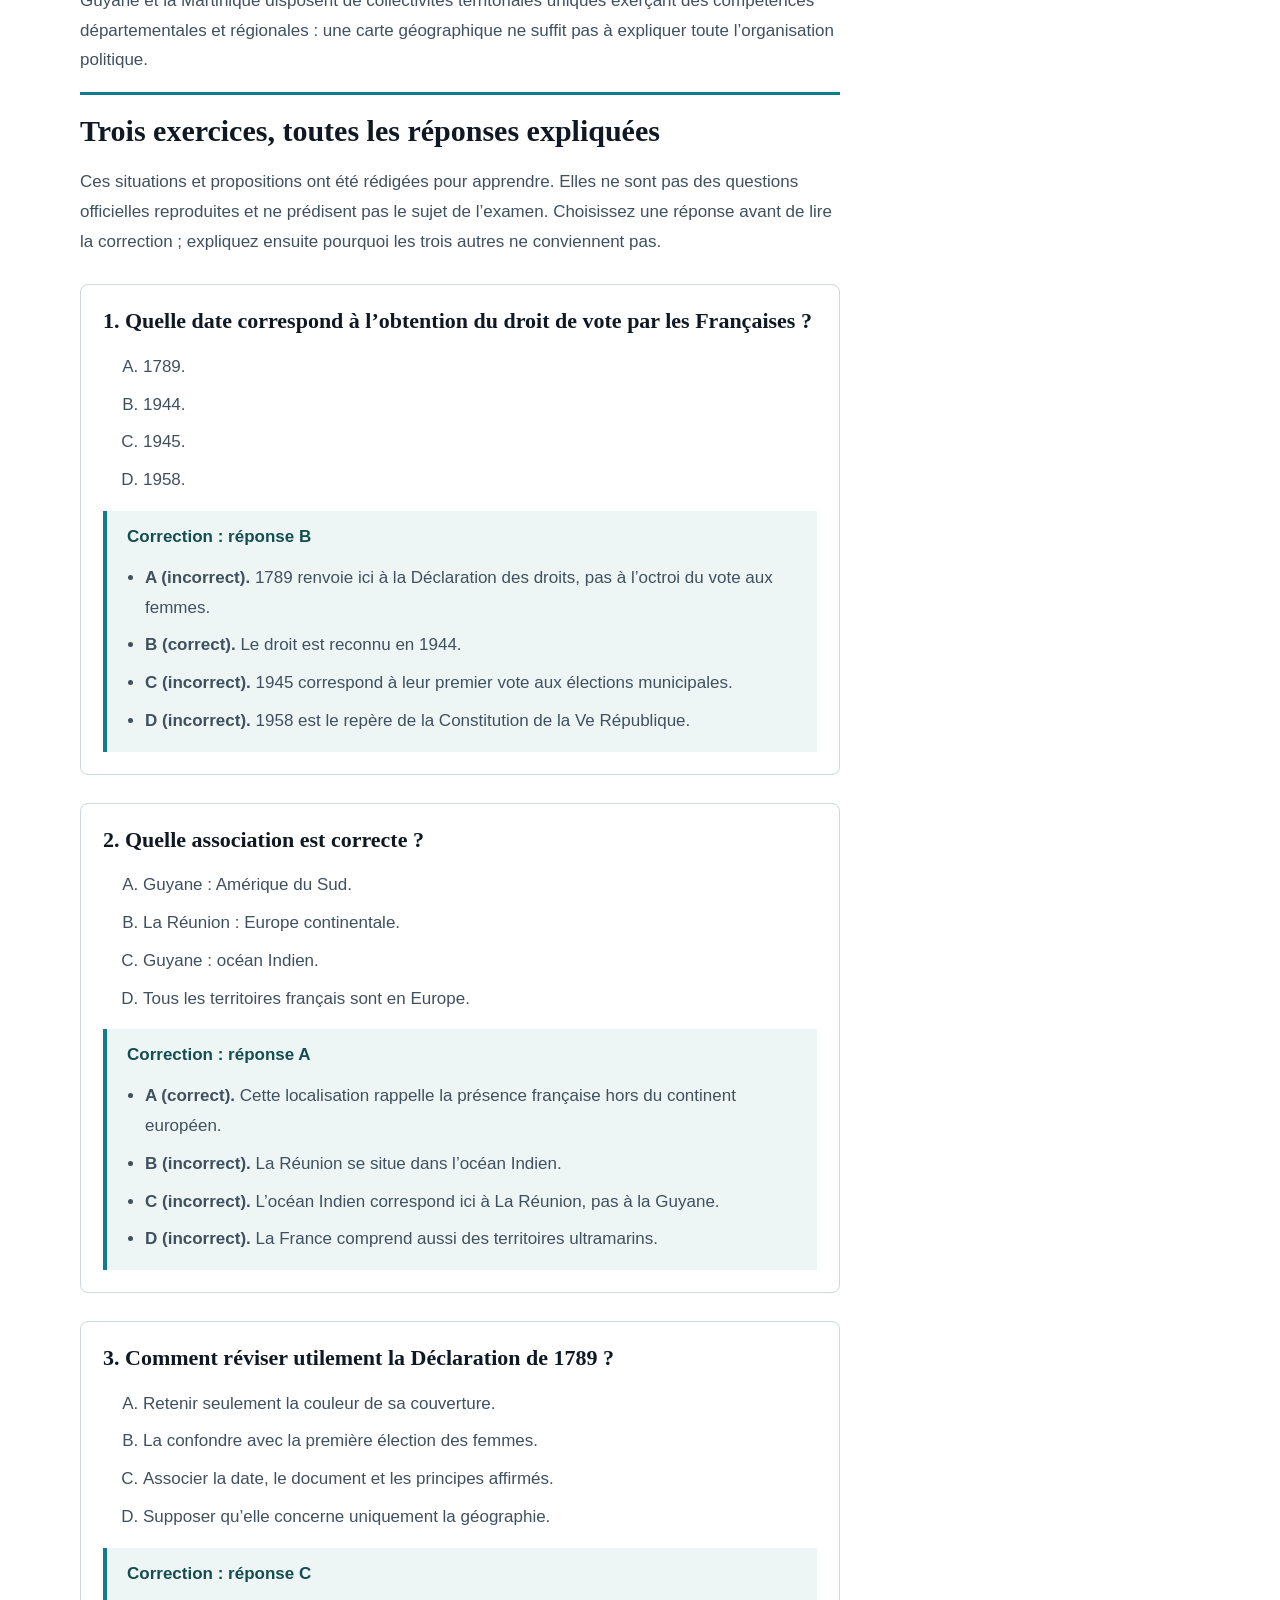
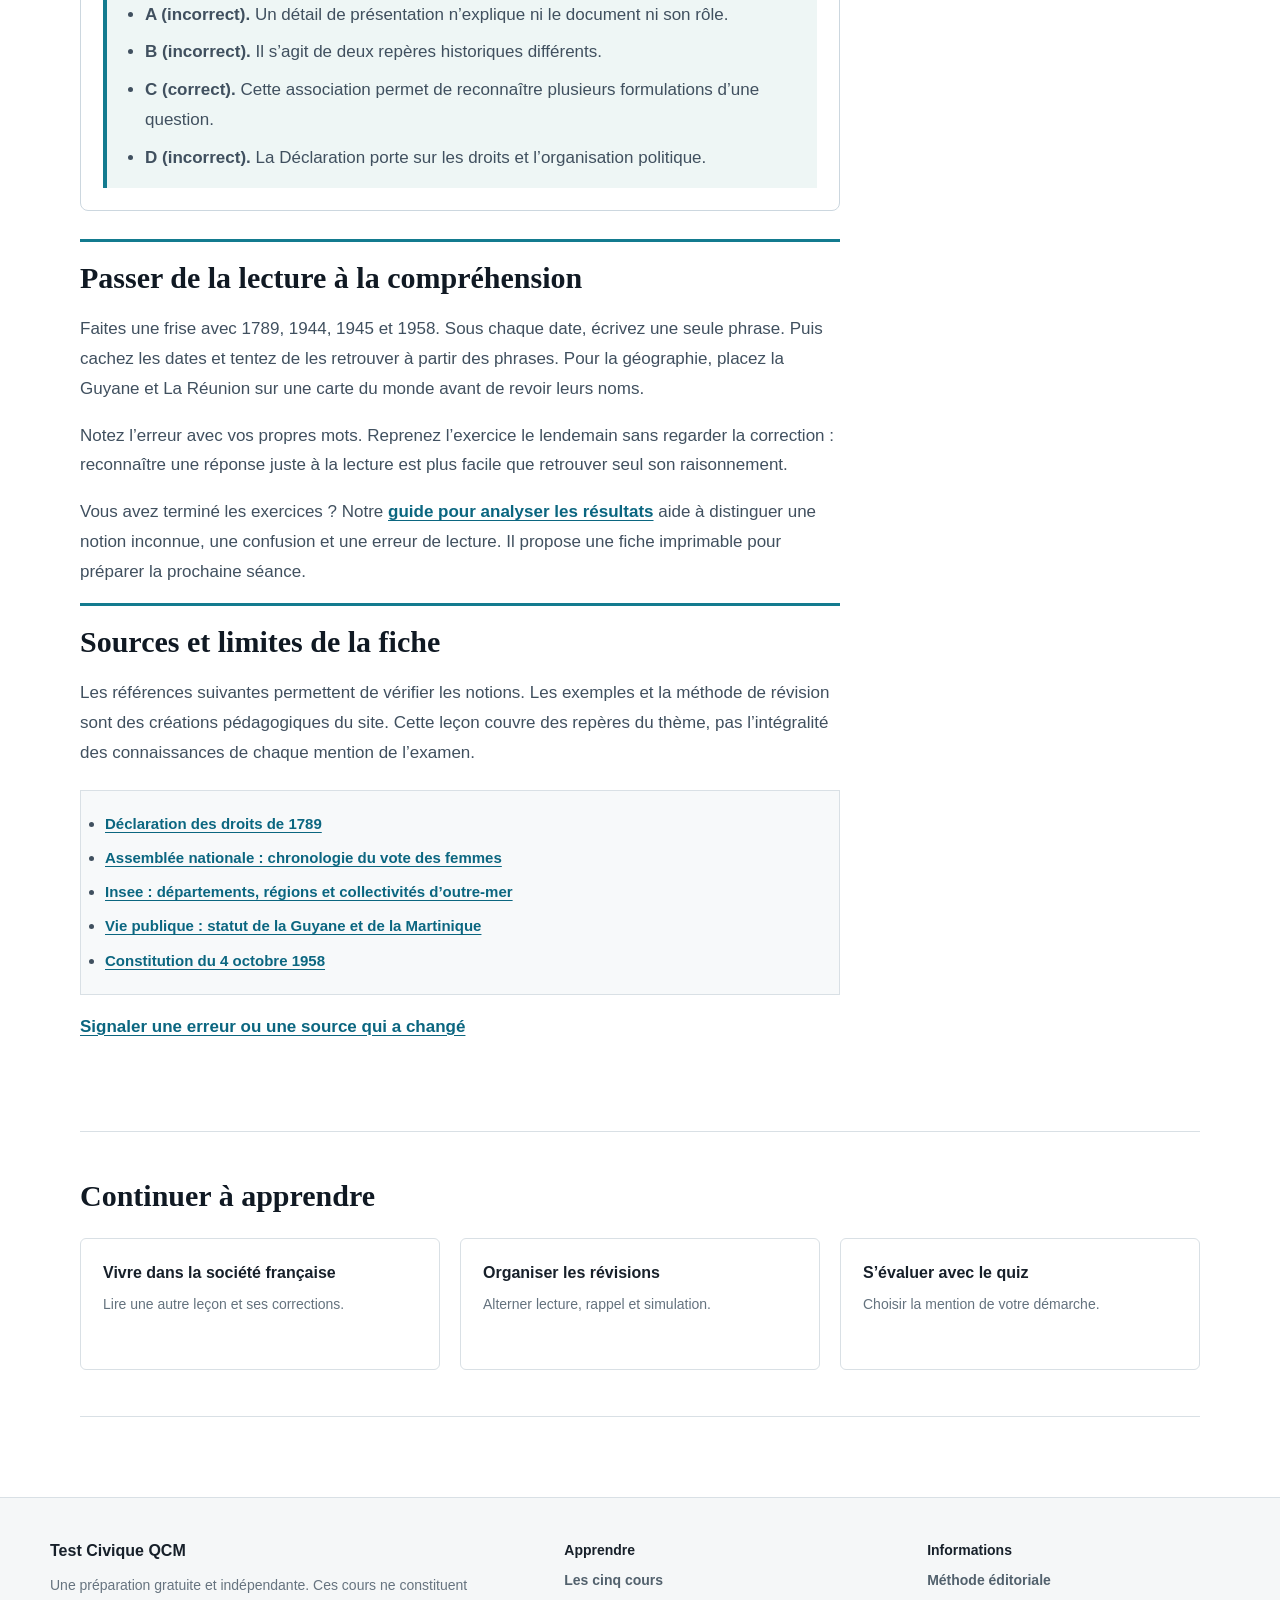
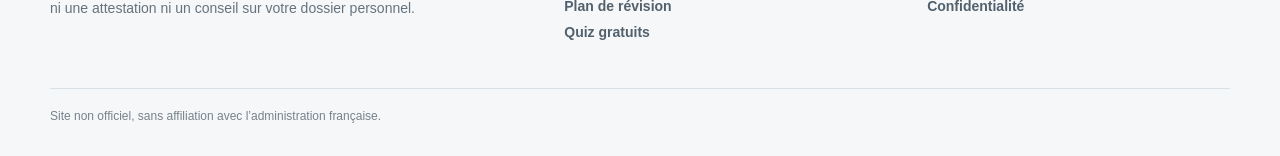
<file: cours/histoire-geographie.html>
<!doctype html>
<html lang="fr"><head><meta charset="utf-8"><meta name="viewport" content="width=device-width, initial-scale=1">
<title>Histoire et géographie : relier les dates, les droits et les territoires | Test Civique QCM</title><meta name="description" content="Comprendre 1789, distinguer le droit de vote des femmes de son premier exercice et situer la France au-delà de la métropole.">
<link rel="canonical" href="https://prep-testcivique.fr/cours/histoire-geographie.html"><link rel="stylesheet" href="/site-pages.css?v=20260914">
<meta name="google-adsense-account" content="ca-pub-2101066490685216"><script async src="https://pagead2.googlesyndication.com/pagead/js/adsbygoogle.js?client=ca-pub-2101066490685216" crossorigin="anonymous"></script>
</head><body><a class="skip-link" href="#contenu">Aller au contenu</a>
<header class="public-header"><nav class="public-nav" aria-label="Navigation principale"><a class="public-logo" href="/"><span>TC</span><strong>Test Civique QCM</strong></a><div class="public-links"><a href="/cours/">Les cours</a><a href="/guides/examen-civique-2026.html">L’examen</a><a href="/guides/plan-revision.html">Méthode</a><a href="/about.html">À propos</a></div><a class="public-action" href="/app.html">S’entraîner</a></nav></header>
<main class="article-main" id="contenu"><header class="article-heading"><p class="kicker">Cours 4 / 5 · Lecture et exercices</p><h1>Histoire et géographie : relier les dates, les droits et les territoires</h1><p class="intro">Comprendre 1789, distinguer le droit de vote des femmes de son premier exercice et situer la France au-delà de la métropole.</p><p class="article-meta">Rédaction : Test Civique QCM · Mis à jour le <time datetime="2026-09-14">14 septembre 2026</time></p></header>
<div class="article-layout"><article class="article-content"><div class="notice"><strong>Objectif de cette leçon :</strong> Associer un repère à son sens et éviter de confondre une date juridique, un événement et une localisation.</div><section aria-labelledby="reperes"><h2 id="reperes">Une date doit raconter quelque chose</h2><p>La Déclaration des droits de l’homme et du citoyen est adoptée en 1789, dans le contexte de la Révolution française. Elle affirme des principes de liberté et d’égalité qui restent des références fondamentales. Retenir seulement les quatre chiffres ne suffit pas : associez le document à ce qu’il change dans la manière de penser les droits et le pouvoir.</p><p>Notre méthode consiste à construire une petite fiche avec trois cases : date, événement, signification. Par exemple, « 1789 / Déclaration / affirmation de droits ». Cette structure permet de répondre à une question formulée dans l’autre sens : on peut vous demander le document, sa période ou le principe qu’il exprime.</p></section>
<section aria-labelledby="vote"><h2 id="vote">1944 et 1945 ne répondent pas à la même question</h2><p>Les Françaises obtiennent le droit de vote et d’éligibilité en 1944. Elles votent pour la première fois aux élections municipales de 1945. Les deux dates sont donc justes, mais pour deux événements différents. « Obtenir un droit » et « exercer ce droit pour la première fois » sont les mots décisifs.</p><p>Cette distinction explique une erreur fréquente dans un QCM : reconnaître une date connue et répondre avant de terminer l’énoncé. Soulignez mentalement le verbe. Le progrès de l’égalité politique se comprend aussi comme un processus : un droit peut être affirmé après des revendications puis mis en pratique lors d’une élection.</p></section>
<section aria-labelledby="territoire"><h2 id="territoire">La France ne se limite pas à la métropole</h2><p>La France comprend des territoires situés hors d’Europe. La Guyane se trouve en Amérique du Sud et La Réunion dans l’océan Indien. Les territoires ultramarins n’ont pas tous le même statut administratif. « Outre-mer » décrit un ensemble de territoires ; ce terme ne signifie pas « pays étranger ».</p><p>Pour apprendre une localisation, associez un territoire à un océan ou à un continent avant d’ajouter des détails administratifs. Évitez de déduire le statut d’un territoire de sa distance avec Paris. La Guyane et la Martinique disposent de collectivités territoriales uniques exerçant des compétences départementales et régionales : une carte géographique ne suffit pas à expliquer toute l’organisation politique.</p></section>
<section aria-labelledby="exercices"><h2 id="exercices">Trois exercices, toutes les réponses expliquées</h2><p>Ces situations et propositions ont été rédigées pour apprendre. Elles ne sont pas des questions officielles reproduites et ne prédisent pas le sujet de l’examen. Choisissez une réponse avant de lire la correction ; expliquez ensuite pourquoi les trois autres ne conviennent pas.</p><section class="worked-question" aria-labelledby="question-1"><h3 id="question-1">1. Quelle date correspond à l’obtention du droit de vote par les Françaises ?</h3><ol type="A"><li>1789.</li><li>1944.</li><li>1945.</li><li>1958.</li></ol><div class="answer-explanation"><h4>Correction : réponse B</h4><ul><li><strong>A (incorrect).</strong> 1789 renvoie ici à la Déclaration des droits, pas à l’octroi du vote aux femmes.</li><li><strong>B (correct).</strong> Le droit est reconnu en 1944.</li><li><strong>C (incorrect).</strong> 1945 correspond à leur premier vote aux élections municipales.</li><li><strong>D (incorrect).</strong> 1958 est le repère de la Constitution de la Ve République.</li></ul></div></section>
<section class="worked-question" aria-labelledby="question-2"><h3 id="question-2">2. Quelle association est correcte ?</h3><ol type="A"><li>Guyane : Amérique du Sud.</li><li>La Réunion : Europe continentale.</li><li>Guyane : océan Indien.</li><li>Tous les territoires français sont en Europe.</li></ol><div class="answer-explanation"><h4>Correction : réponse A</h4><ul><li><strong>A (correct).</strong> Cette localisation rappelle la présence française hors du continent européen.</li><li><strong>B (incorrect).</strong> La Réunion se situe dans l’océan Indien.</li><li><strong>C (incorrect).</strong> L’océan Indien correspond ici à La Réunion, pas à la Guyane.</li><li><strong>D (incorrect).</strong> La France comprend aussi des territoires ultramarins.</li></ul></div></section>
<section class="worked-question" aria-labelledby="question-3"><h3 id="question-3">3. Comment réviser utilement la Déclaration de 1789 ?</h3><ol type="A"><li>Retenir seulement la couleur de sa couverture.</li><li>La confondre avec la première élection des femmes.</li><li>Associer la date, le document et les principes affirmés.</li><li>Supposer qu’elle concerne uniquement la géographie.</li></ol><div class="answer-explanation"><h4>Correction : réponse C</h4><ul><li><strong>A (incorrect).</strong> Un détail de présentation n’explique ni le document ni son rôle.</li><li><strong>B (incorrect).</strong> Il s’agit de deux repères historiques différents.</li><li><strong>C (correct).</strong> Cette association permet de reconnaître plusieurs formulations d’une question.</li><li><strong>D (incorrect).</strong> La Déclaration porte sur les droits et l’organisation politique.</li></ul></div></section></section>
<section aria-labelledby="pratique"><h2 id="pratique">Passer de la lecture à la compréhension</h2><p>Faites une frise avec 1789, 1944, 1945 et 1958. Sous chaque date, écrivez une seule phrase. Puis cachez les dates et tentez de les retrouver à partir des phrases. Pour la géographie, placez la Guyane et La Réunion sur une carte du monde avant de revoir leurs noms.</p><p>Notez l’erreur avec vos propres mots. Reprenez l’exercice le lendemain sans regarder la correction : reconnaître une réponse juste à la lecture est plus facile que retrouver seul son raisonnement.</p></section>
<p>Vous avez terminé les exercices ? Notre <a href="/guides/analyser-resultats.html">guide pour analyser les résultats</a> aide à distinguer une notion inconnue, une confusion et une erreur de lecture. Il propose une fiche imprimable pour préparer la prochaine séance.</p>
<section aria-labelledby="sources"><h2 id="sources">Sources et limites de la fiche</h2><p>Les références suivantes permettent de vérifier les notions. Les exemples et la méthode de révision sont des créations pédagogiques du site. Cette leçon couvre des repères du thème, pas l’intégralité des connaissances de chaque mention de l’examen.</p><ul class="source-list"><li><a href="https://www.legifrance.gouv.fr/contenu/menu/droit-national-en-vigueur/constitution/declaration-des-droits-de-l-homme-et-du-citoyen-de-1789">Déclaration des droits de 1789</a></li><li><a href="https://www2.assemblee-nationale.fr/decouvrir-l-assemblee/histoire/le-suffrage-universel/la-conquete-de-la-citoyennete-politique-des-femmes/chronologie-du-droit-de-vote-et-d-eligibilite-des-femmes">Assemblée nationale : chronologie du vote des femmes</a></li><li><a href="https://www.insee.fr/fr/metadonnees/definition/c2316">Insee : départements, régions et collectivités d’outre-mer</a></li><li><a href="https://www.vie-publique.fr/fiches/20148-quel-est-le-statut-de-la-guyane-et-de-la-martinique">Vie publique : statut de la Guyane et de la Martinique</a></li><li><a href="https://www.legifrance.gouv.fr/loda/id/JORFTEXT000000571356/">Constitution du 4 octobre 1958</a></li></ul><p><a href="/about.html#corrections">Signaler une erreur ou une source qui a changé</a></p></section></article>
<aside class="article-aside" aria-label="Sommaire"><strong>Dans cette leçon</strong><a href="#reperes">Une date doit raconter quelque chose</a><a href="#vote">1944 et 1945 ne répondent pas à la même question</a><a href="#territoire">La France ne se limite pas à la métropole</a><a href="#exercices">Exercices corrigés</a><a href="#pratique">À faire soi-même</a><a href="#sources">Sources</a><p><a href="/cours/">Revenir aux cinq cours</a></p></aside></div>
<section class="related-band"><h2>Continuer à apprendre</h2><div class="related-grid"><a href="/cours/vie-quotidienne.html">Vivre dans la société française<span>Lire une autre leçon et ses corrections.</span></a><a href="/guides/plan-revision.html">Organiser les révisions<span>Alterner lecture, rappel et simulation.</span></a><a href="/app.html">S’évaluer avec le quiz<span>Choisir la mention de votre démarche.</span></a></div></section></main>
<footer class="public-footer"><div class="footer-inner"><div><strong>Test Civique QCM</strong><p>Une préparation gratuite et indépendante. Ces cours ne constituent ni une attestation ni un conseil sur votre dossier personnel.</p></div><nav aria-label="Ressources"><strong>Apprendre</strong><a href="/cours/">Les cinq cours</a><a href="/guides/plan-revision.html">Plan de révision</a><a href="/app.html">Quiz gratuits</a></nav><nav aria-label="Informations"><strong>Informations</strong><a href="/about.html">Méthode éditoriale</a><a href="/privacy-policy.html">Confidentialité</a></nav></div><p class="footer-legal">Site non officiel, sans affiliation avec l’administration française.</p></footer></body></html>
</file>
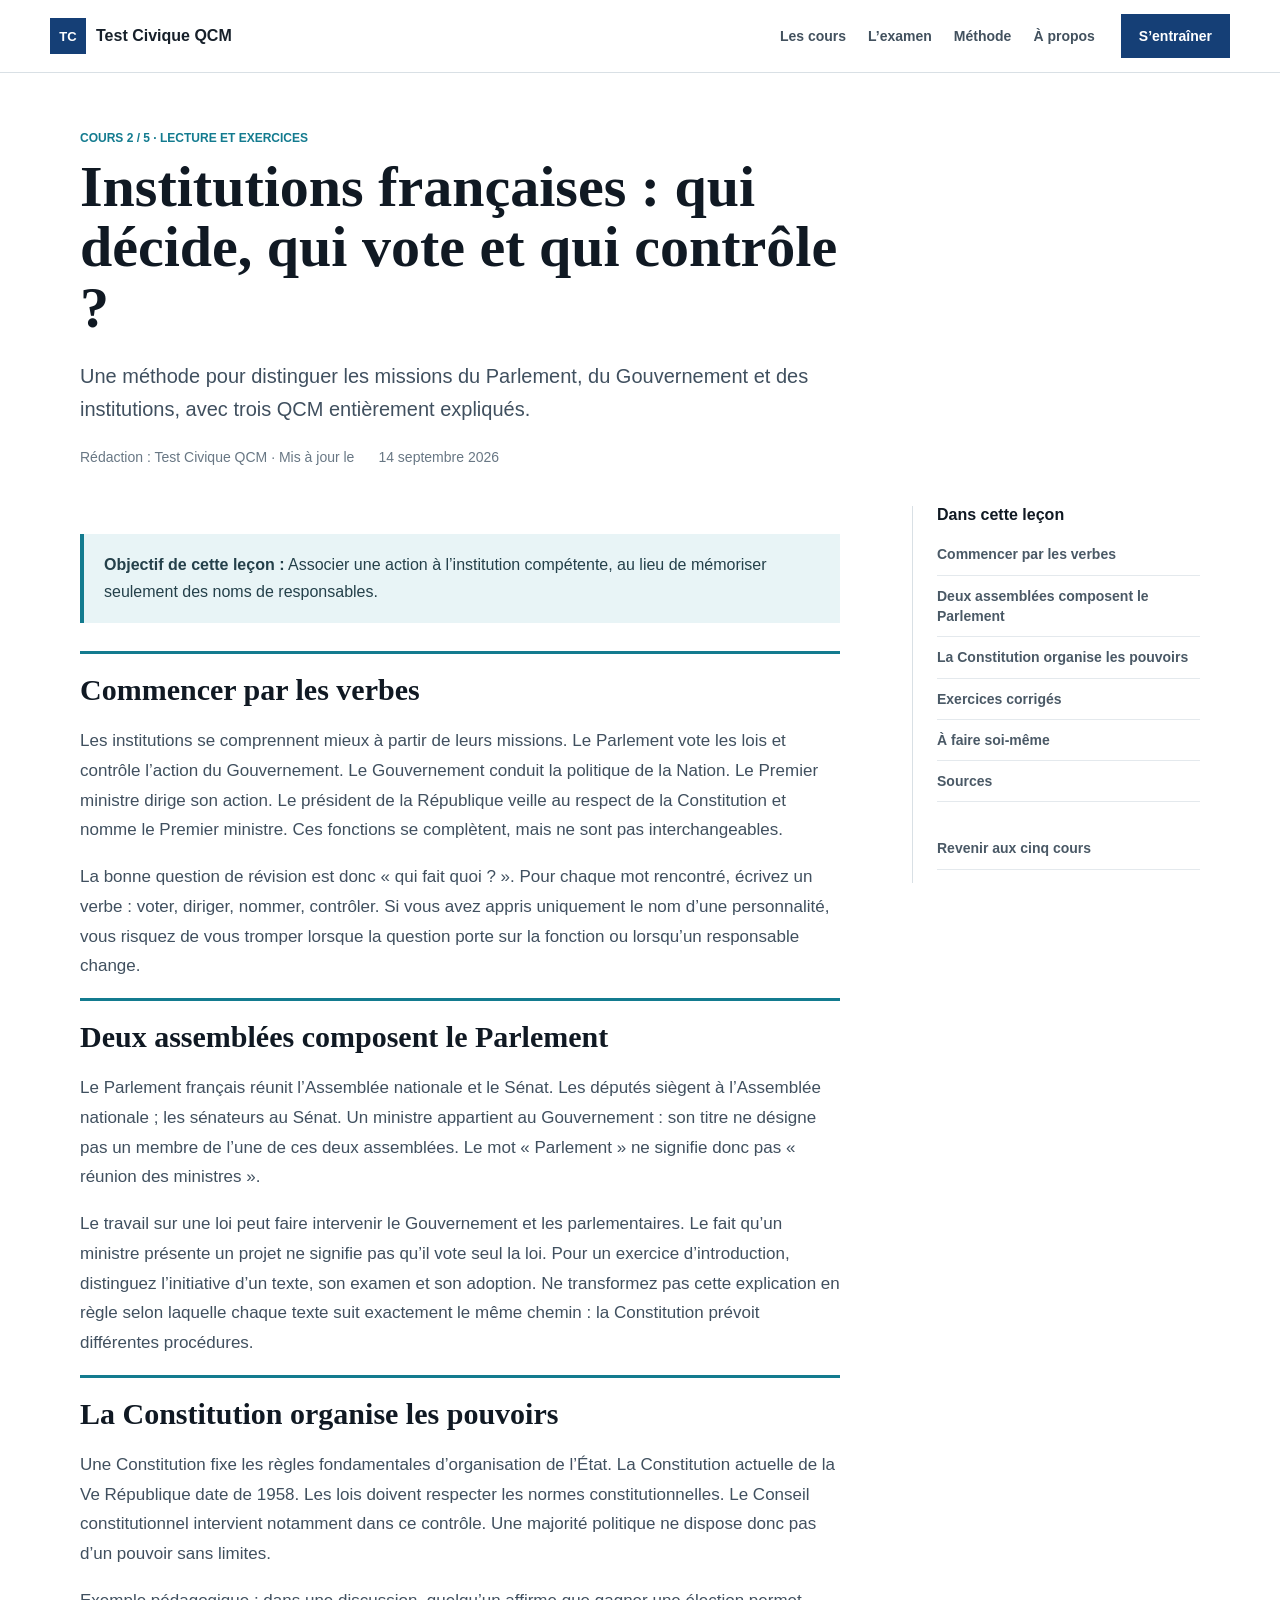
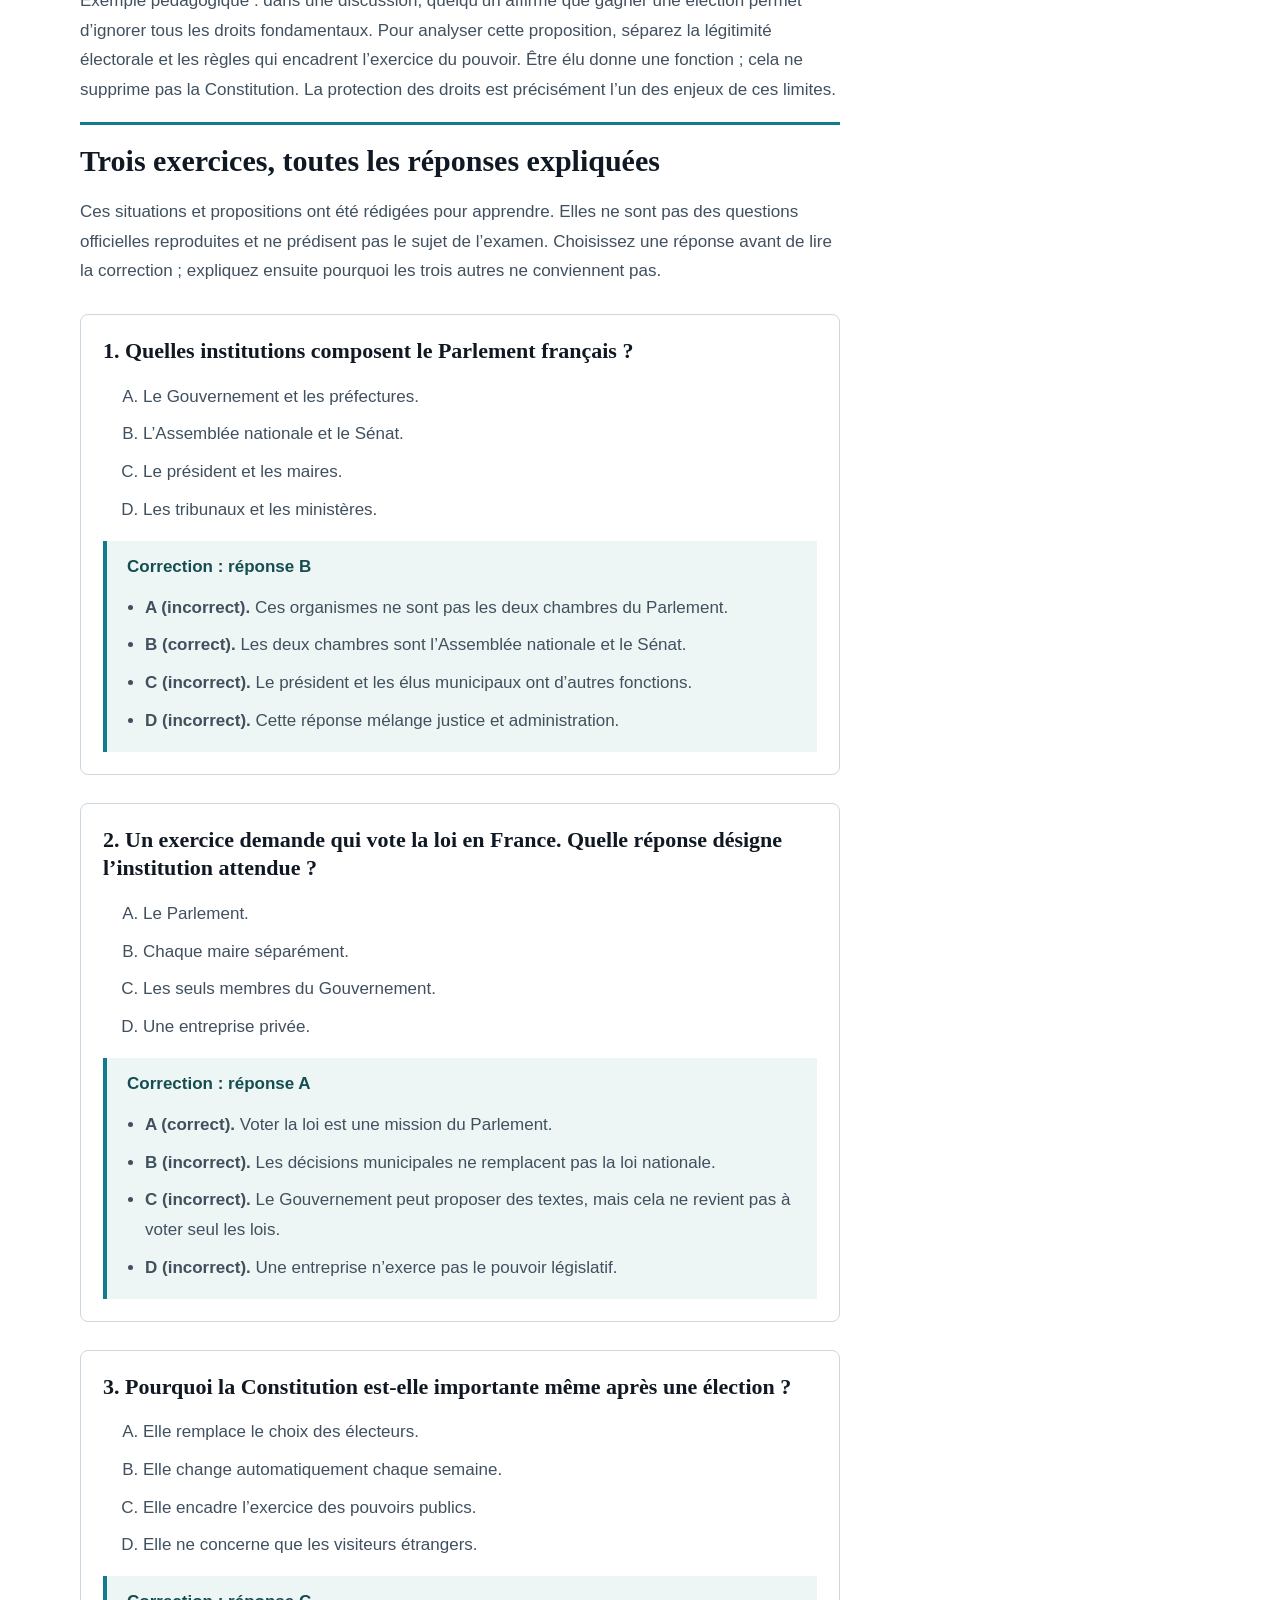
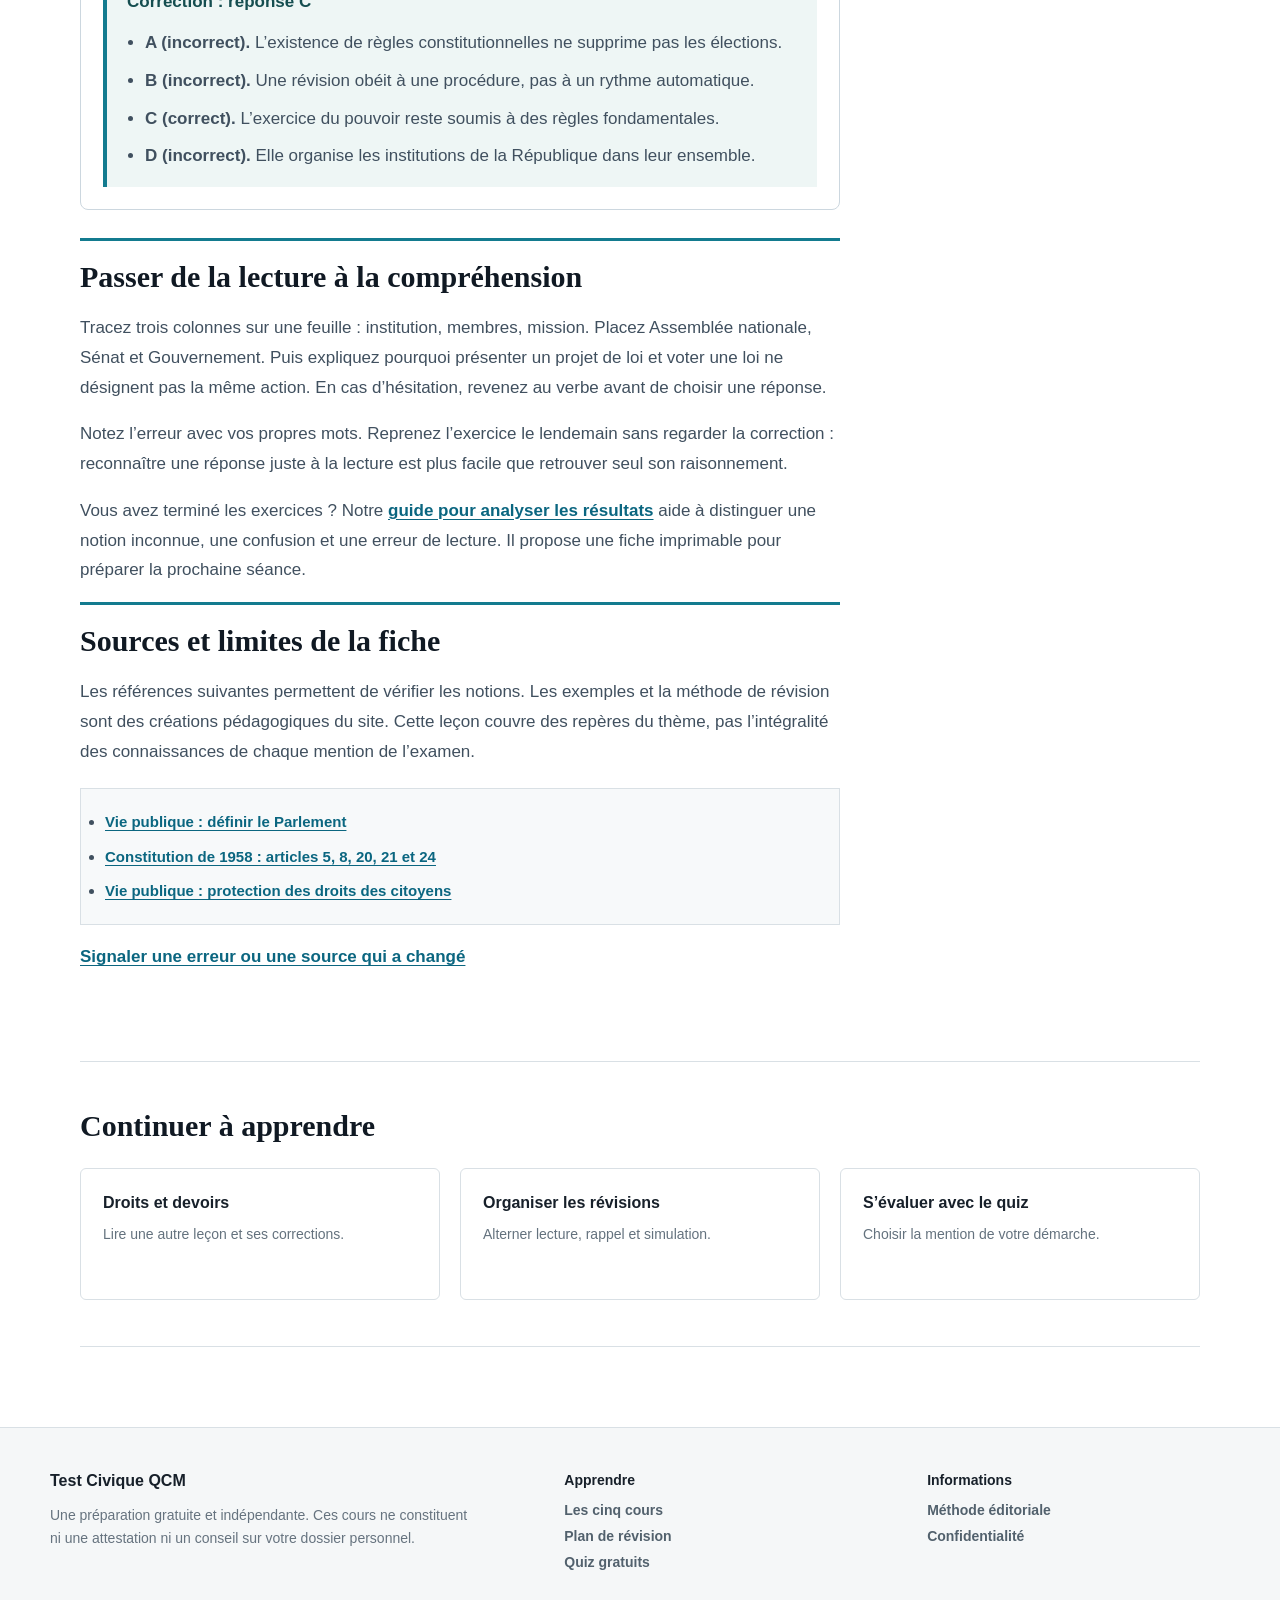
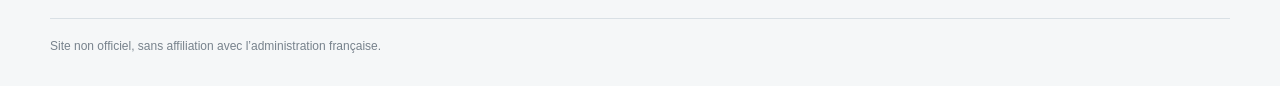
<file: cours/institutions.html>
<!doctype html>
<html lang="fr"><head><meta charset="utf-8"><meta name="viewport" content="width=device-width, initial-scale=1">
<title>Institutions françaises : qui décide, qui vote et qui contrôle ? | Test Civique QCM</title><meta name="description" content="Une méthode pour distinguer les missions du Parlement, du Gouvernement et des institutions, avec trois QCM entièrement expliqués.">
<link rel="canonical" href="https://prep-testcivique.fr/cours/institutions.html"><link rel="stylesheet" href="/site-pages.css?v=20260914">
<meta name="google-adsense-account" content="ca-pub-2101066490685216"><script async src="https://pagead2.googlesyndication.com/pagead/js/adsbygoogle.js?client=ca-pub-2101066490685216" crossorigin="anonymous"></script>
</head><body><a class="skip-link" href="#contenu">Aller au contenu</a>
<header class="public-header"><nav class="public-nav" aria-label="Navigation principale"><a class="public-logo" href="/"><span>TC</span><strong>Test Civique QCM</strong></a><div class="public-links"><a href="/cours/">Les cours</a><a href="/guides/examen-civique-2026.html">L’examen</a><a href="/guides/plan-revision.html">Méthode</a><a href="/about.html">À propos</a></div><a class="public-action" href="/app.html">S’entraîner</a></nav></header>
<main class="article-main" id="contenu"><header class="article-heading"><p class="kicker">Cours 2 / 5 · Lecture et exercices</p><h1>Institutions françaises : qui décide, qui vote et qui contrôle ?</h1><p class="intro">Une méthode pour distinguer les missions du Parlement, du Gouvernement et des institutions, avec trois QCM entièrement expliqués.</p><p class="article-meta">Rédaction : Test Civique QCM · Mis à jour le <time datetime="2026-09-14">14 septembre 2026</time></p></header>
<div class="article-layout"><article class="article-content"><div class="notice"><strong>Objectif de cette leçon :</strong> Associer une action à l’institution compétente, au lieu de mémoriser seulement des noms de responsables.</div><section aria-labelledby="roles"><h2 id="roles">Commencer par les verbes</h2><p>Les institutions se comprennent mieux à partir de leurs missions. Le Parlement vote les lois et contrôle l’action du Gouvernement. Le Gouvernement conduit la politique de la Nation. Le Premier ministre dirige son action. Le président de la République veille au respect de la Constitution et nomme le Premier ministre. Ces fonctions se complètent, mais ne sont pas interchangeables.</p><p>La bonne question de révision est donc « qui fait quoi ? ». Pour chaque mot rencontré, écrivez un verbe : voter, diriger, nommer, contrôler. Si vous avez appris uniquement le nom d’une personnalité, vous risquez de vous tromper lorsque la question porte sur la fonction ou lorsqu’un responsable change.</p></section>
<section aria-labelledby="parlement"><h2 id="parlement">Deux assemblées composent le Parlement</h2><p>Le Parlement français réunit l’Assemblée nationale et le Sénat. Les députés siègent à l’Assemblée nationale ; les sénateurs au Sénat. Un ministre appartient au Gouvernement : son titre ne désigne pas un membre de l’une de ces deux assemblées. Le mot « Parlement » ne signifie donc pas « réunion des ministres ».</p><p>Le travail sur une loi peut faire intervenir le Gouvernement et les parlementaires. Le fait qu’un ministre présente un projet ne signifie pas qu’il vote seul la loi. Pour un exercice d’introduction, distinguez l’initiative d’un texte, son examen et son adoption. Ne transformez pas cette explication en règle selon laquelle chaque texte suit exactement le même chemin : la Constitution prévoit différentes procédures.</p></section>
<section aria-labelledby="constitution"><h2 id="constitution">La Constitution organise les pouvoirs</h2><p>Une Constitution fixe les règles fondamentales d’organisation de l’État. La Constitution actuelle de la Ve République date de 1958. Les lois doivent respecter les normes constitutionnelles. Le Conseil constitutionnel intervient notamment dans ce contrôle. Une majorité politique ne dispose donc pas d’un pouvoir sans limites.</p><p>Exemple pédagogique : dans une discussion, quelqu’un affirme que gagner une élection permet d’ignorer tous les droits fondamentaux. Pour analyser cette proposition, séparez la légitimité électorale et les règles qui encadrent l’exercice du pouvoir. Être élu donne une fonction ; cela ne supprime pas la Constitution. La protection des droits est précisément l’un des enjeux de ces limites.</p></section>
<section aria-labelledby="exercices"><h2 id="exercices">Trois exercices, toutes les réponses expliquées</h2><p>Ces situations et propositions ont été rédigées pour apprendre. Elles ne sont pas des questions officielles reproduites et ne prédisent pas le sujet de l’examen. Choisissez une réponse avant de lire la correction ; expliquez ensuite pourquoi les trois autres ne conviennent pas.</p><section class="worked-question" aria-labelledby="question-1"><h3 id="question-1">1. Quelles institutions composent le Parlement français ?</h3><ol type="A"><li>Le Gouvernement et les préfectures.</li><li>L’Assemblée nationale et le Sénat.</li><li>Le président et les maires.</li><li>Les tribunaux et les ministères.</li></ol><div class="answer-explanation"><h4>Correction : réponse B</h4><ul><li><strong>A (incorrect).</strong> Ces organismes ne sont pas les deux chambres du Parlement.</li><li><strong>B (correct).</strong> Les deux chambres sont l’Assemblée nationale et le Sénat.</li><li><strong>C (incorrect).</strong> Le président et les élus municipaux ont d’autres fonctions.</li><li><strong>D (incorrect).</strong> Cette réponse mélange justice et administration.</li></ul></div></section>
<section class="worked-question" aria-labelledby="question-2"><h3 id="question-2">2. Un exercice demande qui vote la loi en France. Quelle réponse désigne l’institution attendue ?</h3><ol type="A"><li>Le Parlement.</li><li>Chaque maire séparément.</li><li>Les seuls membres du Gouvernement.</li><li>Une entreprise privée.</li></ol><div class="answer-explanation"><h4>Correction : réponse A</h4><ul><li><strong>A (correct).</strong> Voter la loi est une mission du Parlement.</li><li><strong>B (incorrect).</strong> Les décisions municipales ne remplacent pas la loi nationale.</li><li><strong>C (incorrect).</strong> Le Gouvernement peut proposer des textes, mais cela ne revient pas à voter seul les lois.</li><li><strong>D (incorrect).</strong> Une entreprise n’exerce pas le pouvoir législatif.</li></ul></div></section>
<section class="worked-question" aria-labelledby="question-3"><h3 id="question-3">3. Pourquoi la Constitution est-elle importante même après une élection ?</h3><ol type="A"><li>Elle remplace le choix des électeurs.</li><li>Elle change automatiquement chaque semaine.</li><li>Elle encadre l’exercice des pouvoirs publics.</li><li>Elle ne concerne que les visiteurs étrangers.</li></ol><div class="answer-explanation"><h4>Correction : réponse C</h4><ul><li><strong>A (incorrect).</strong> L’existence de règles constitutionnelles ne supprime pas les élections.</li><li><strong>B (incorrect).</strong> Une révision obéit à une procédure, pas à un rythme automatique.</li><li><strong>C (correct).</strong> L’exercice du pouvoir reste soumis à des règles fondamentales.</li><li><strong>D (incorrect).</strong> Elle organise les institutions de la République dans leur ensemble.</li></ul></div></section></section>
<section aria-labelledby="pratique"><h2 id="pratique">Passer de la lecture à la compréhension</h2><p>Tracez trois colonnes sur une feuille : institution, membres, mission. Placez Assemblée nationale, Sénat et Gouvernement. Puis expliquez pourquoi présenter un projet de loi et voter une loi ne désignent pas la même action. En cas d’hésitation, revenez au verbe avant de choisir une réponse.</p><p>Notez l’erreur avec vos propres mots. Reprenez l’exercice le lendemain sans regarder la correction : reconnaître une réponse juste à la lecture est plus facile que retrouver seul son raisonnement.</p></section>
<p>Vous avez terminé les exercices ? Notre <a href="/guides/analyser-resultats.html">guide pour analyser les résultats</a> aide à distinguer une notion inconnue, une confusion et une erreur de lecture. Il propose une fiche imprimable pour préparer la prochaine séance.</p>
<section aria-labelledby="sources"><h2 id="sources">Sources et limites de la fiche</h2><p>Les références suivantes permettent de vérifier les notions. Les exemples et la méthode de révision sont des créations pédagogiques du site. Cette leçon couvre des repères du thème, pas l’intégralité des connaissances de chaque mention de l’examen.</p><ul class="source-list"><li><a href="https://www.vie-publique.fr/fiches/19485-comment-definir-le-parlement">Vie publique : définir le Parlement</a></li><li><a href="https://www.legifrance.gouv.fr/loda/id/JORFTEXT000000571356/">Constitution de 1958 : articles 5, 8, 20, 21 et 24</a></li><li><a href="https://www.vie-publique.fr/fiches/23868-comment-sont-proteges-les-droits-des-citoyens">Vie publique : protection des droits des citoyens</a></li></ul><p><a href="/about.html#corrections">Signaler une erreur ou une source qui a changé</a></p></section></article>
<aside class="article-aside" aria-label="Sommaire"><strong>Dans cette leçon</strong><a href="#roles">Commencer par les verbes</a><a href="#parlement">Deux assemblées composent le Parlement</a><a href="#constitution">La Constitution organise les pouvoirs</a><a href="#exercices">Exercices corrigés</a><a href="#pratique">À faire soi-même</a><a href="#sources">Sources</a><p><a href="/cours/">Revenir aux cinq cours</a></p></aside></div>
<section class="related-band"><h2>Continuer à apprendre</h2><div class="related-grid"><a href="/cours/droits-devoirs.html">Droits et devoirs<span>Lire une autre leçon et ses corrections.</span></a><a href="/guides/plan-revision.html">Organiser les révisions<span>Alterner lecture, rappel et simulation.</span></a><a href="/app.html">S’évaluer avec le quiz<span>Choisir la mention de votre démarche.</span></a></div></section></main>
<footer class="public-footer"><div class="footer-inner"><div><strong>Test Civique QCM</strong><p>Une préparation gratuite et indépendante. Ces cours ne constituent ni une attestation ni un conseil sur votre dossier personnel.</p></div><nav aria-label="Ressources"><strong>Apprendre</strong><a href="/cours/">Les cinq cours</a><a href="/guides/plan-revision.html">Plan de révision</a><a href="/app.html">Quiz gratuits</a></nav><nav aria-label="Informations"><strong>Informations</strong><a href="/about.html">Méthode éditoriale</a><a href="/privacy-policy.html">Confidentialité</a></nav></div><p class="footer-legal">Site non officiel, sans affiliation avec l’administration française.</p></footer></body></html>
</file>
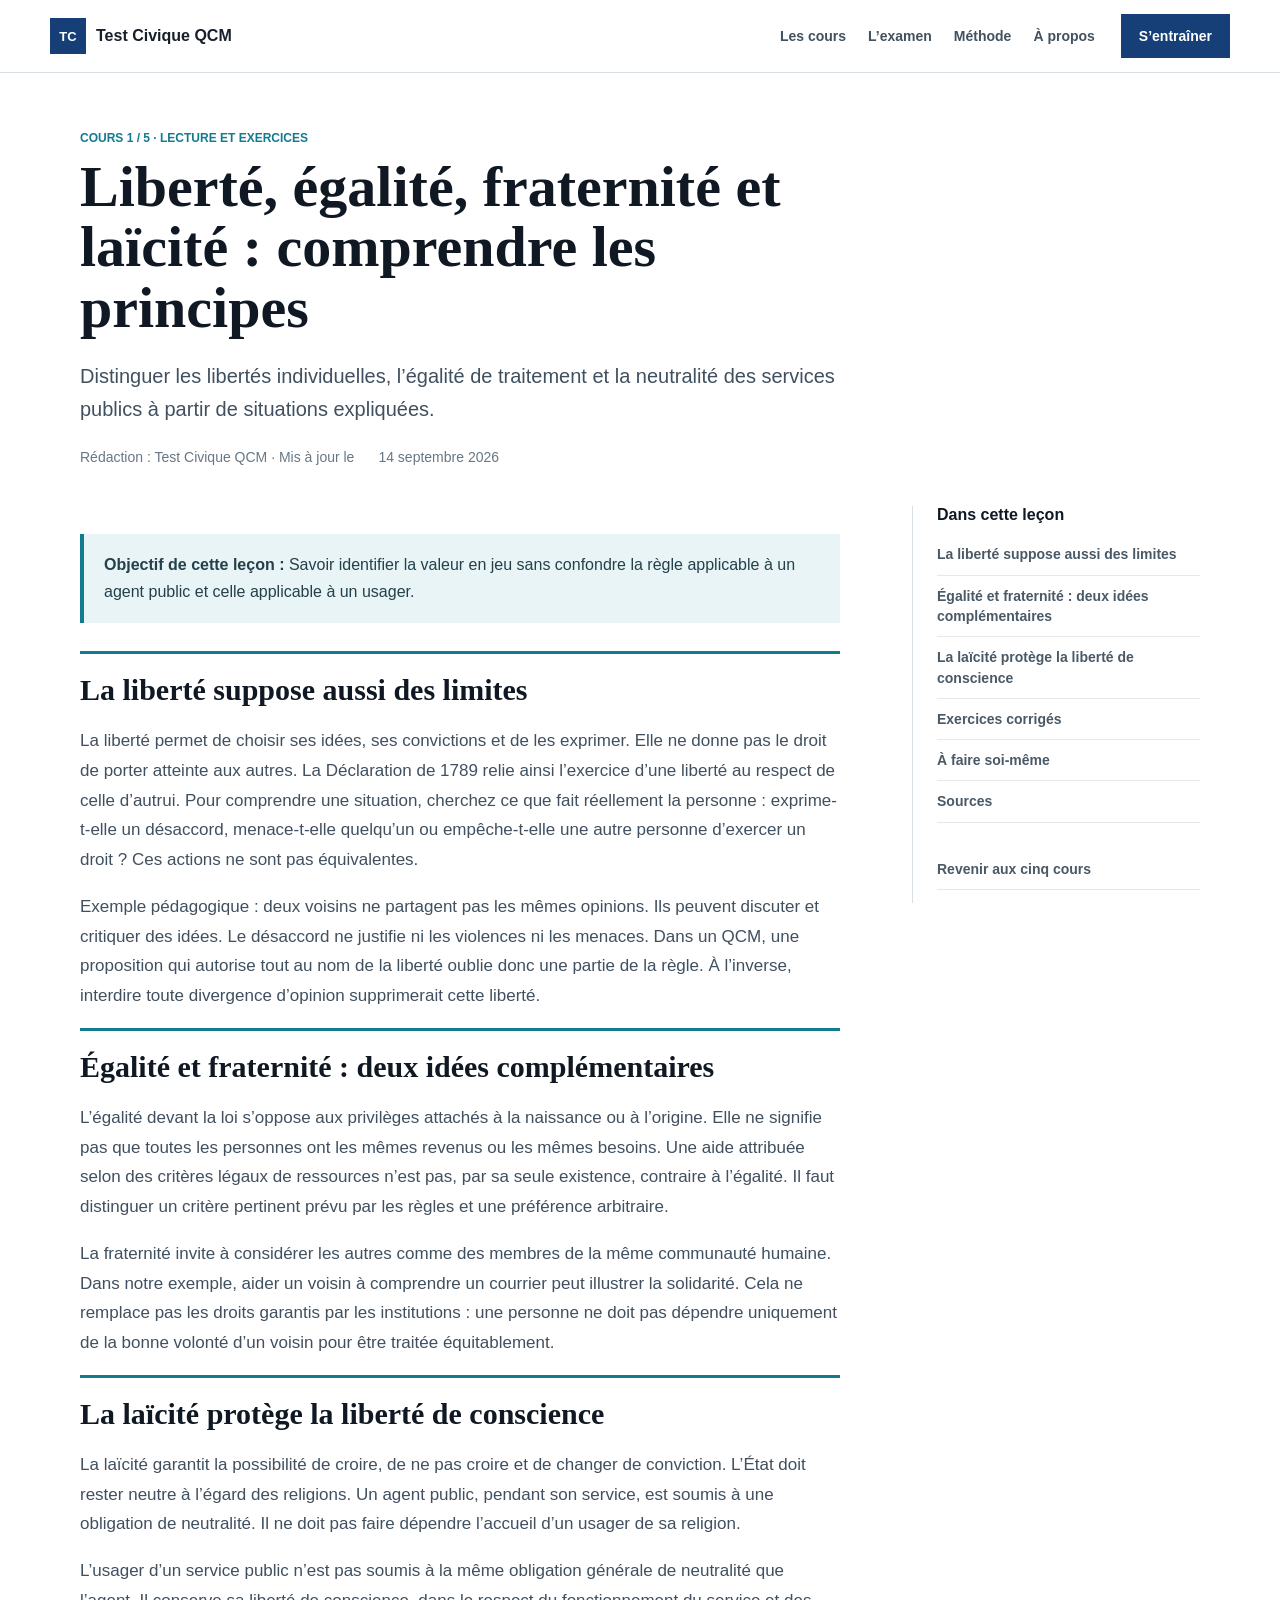
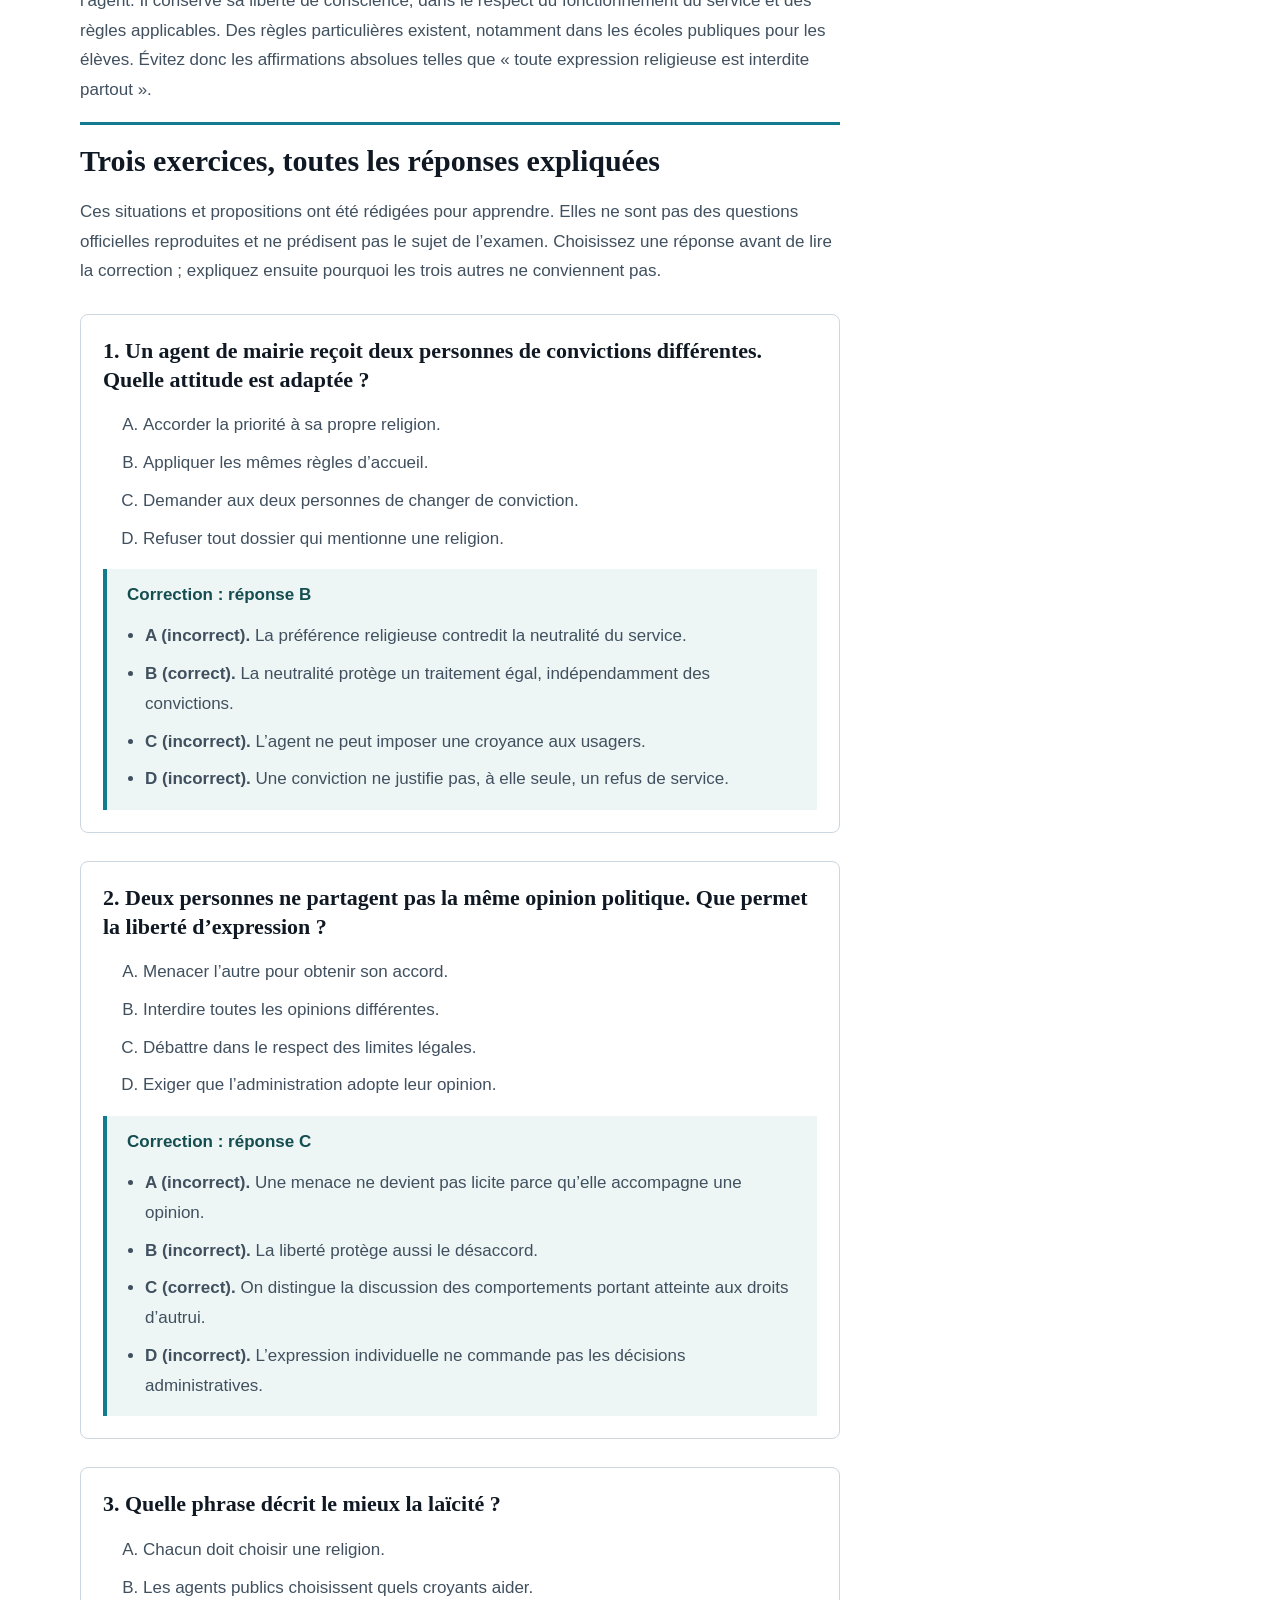
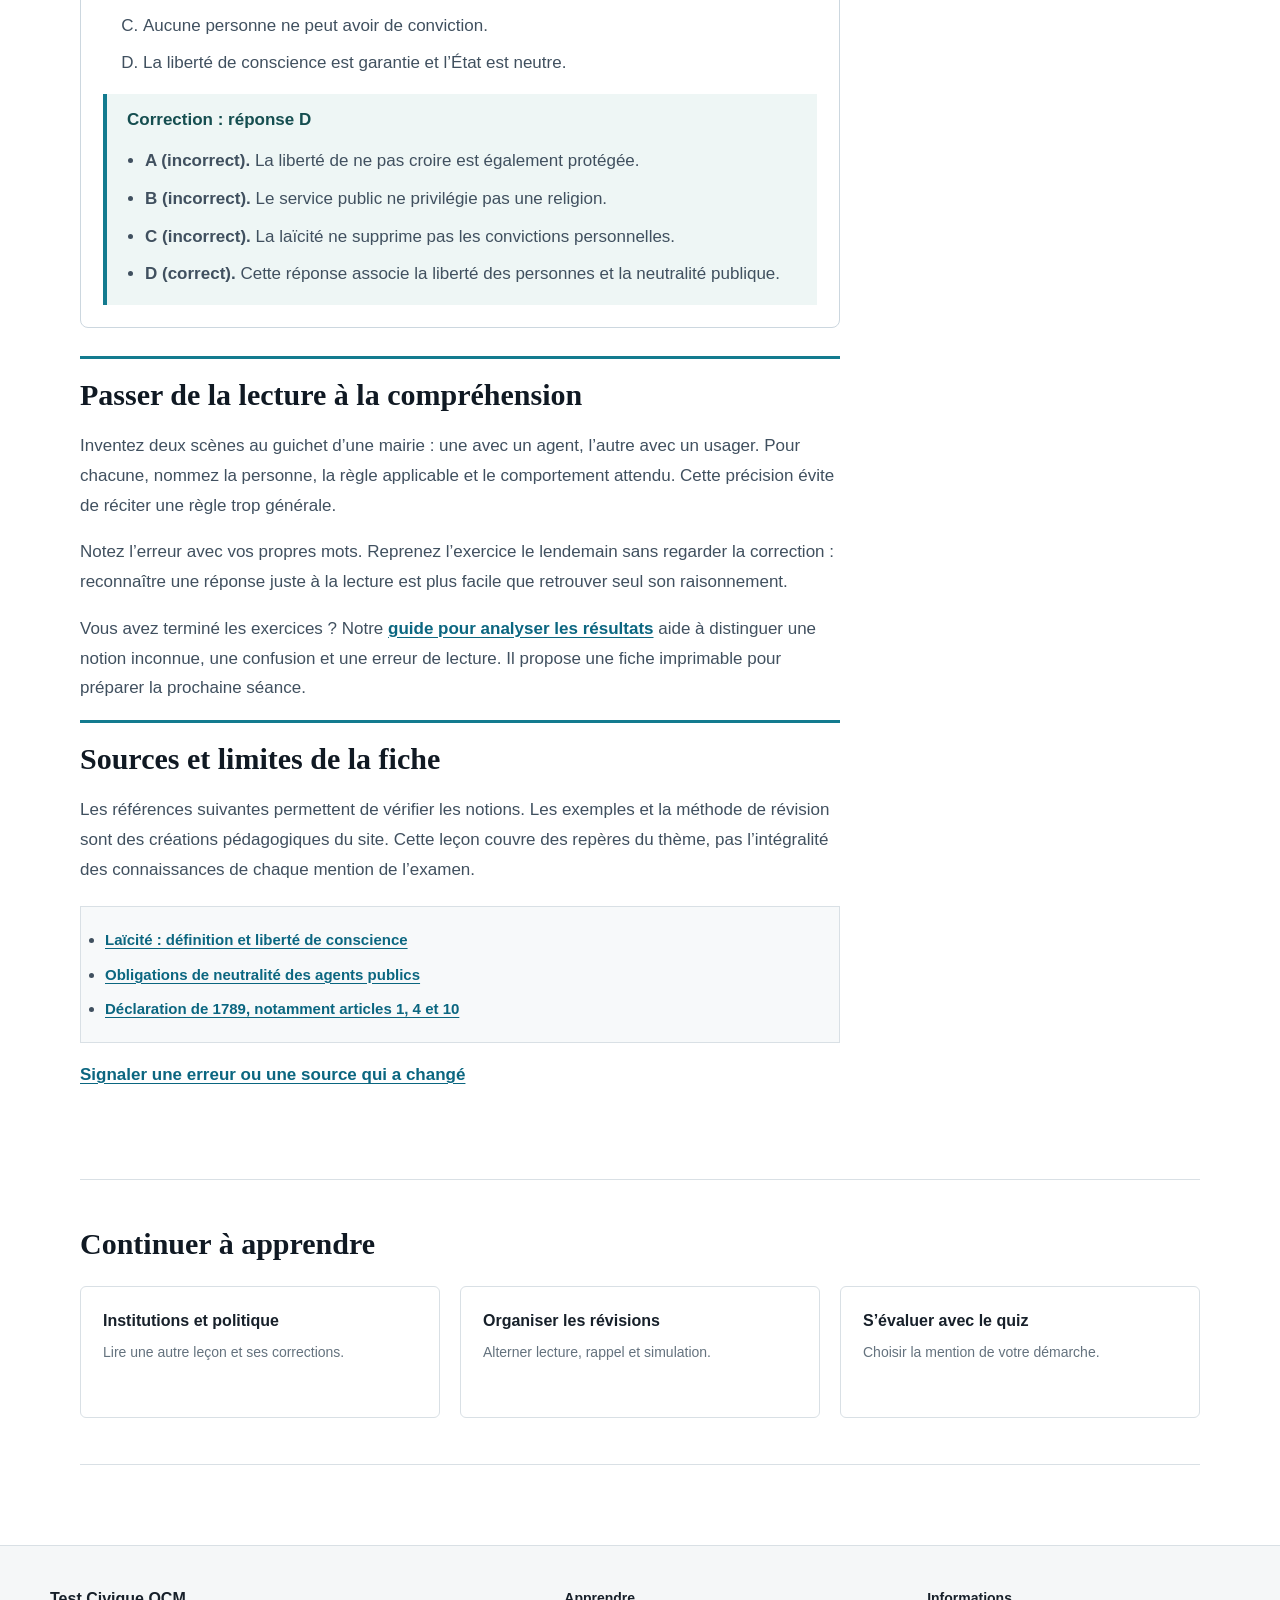
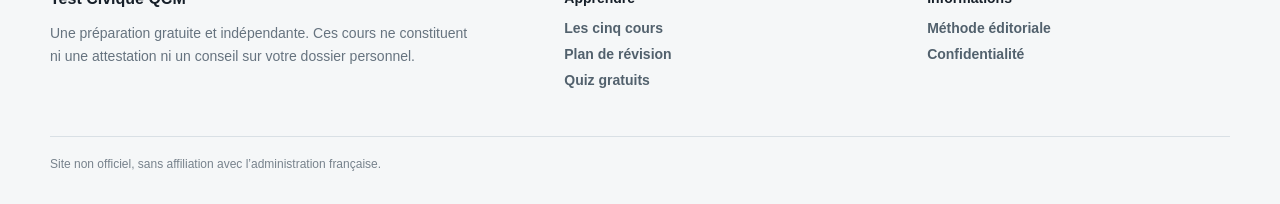
<file: cours/valeurs-republique.html>
<!doctype html>
<html lang="fr"><head><meta charset="utf-8"><meta name="viewport" content="width=device-width, initial-scale=1">
<title>Liberté, égalité, fraternité et laïcité : comprendre les principes | Test Civique QCM</title><meta name="description" content="Distinguer les libertés individuelles, l’égalité de traitement et la neutralité des services publics à partir de situations expliquées.">
<link rel="canonical" href="https://prep-testcivique.fr/cours/valeurs-republique.html"><link rel="stylesheet" href="/site-pages.css?v=20260914">
<meta name="google-adsense-account" content="ca-pub-2101066490685216"><script async src="https://pagead2.googlesyndication.com/pagead/js/adsbygoogle.js?client=ca-pub-2101066490685216" crossorigin="anonymous"></script>
</head><body><a class="skip-link" href="#contenu">Aller au contenu</a>
<header class="public-header"><nav class="public-nav" aria-label="Navigation principale"><a class="public-logo" href="/"><span>TC</span><strong>Test Civique QCM</strong></a><div class="public-links"><a href="/cours/">Les cours</a><a href="/guides/examen-civique-2026.html">L’examen</a><a href="/guides/plan-revision.html">Méthode</a><a href="/about.html">À propos</a></div><a class="public-action" href="/app.html">S’entraîner</a></nav></header>
<main class="article-main" id="contenu"><header class="article-heading"><p class="kicker">Cours 1 / 5 · Lecture et exercices</p><h1>Liberté, égalité, fraternité et laïcité : comprendre les principes</h1><p class="intro">Distinguer les libertés individuelles, l’égalité de traitement et la neutralité des services publics à partir de situations expliquées.</p><p class="article-meta">Rédaction : Test Civique QCM · Mis à jour le <time datetime="2026-09-14">14 septembre 2026</time></p></header>
<div class="article-layout"><article class="article-content"><div class="notice"><strong>Objectif de cette leçon :</strong> Savoir identifier la valeur en jeu sans confondre la règle applicable à un agent public et celle applicable à un usager.</div><section aria-labelledby="liberte"><h2 id="liberte">La liberté suppose aussi des limites</h2><p>La liberté permet de choisir ses idées, ses convictions et de les exprimer. Elle ne donne pas le droit de porter atteinte aux autres. La Déclaration de 1789 relie ainsi l’exercice d’une liberté au respect de celle d’autrui. Pour comprendre une situation, cherchez ce que fait réellement la personne : exprime-t-elle un désaccord, menace-t-elle quelqu’un ou empêche-t-elle une autre personne d’exercer un droit ? Ces actions ne sont pas équivalentes.</p><p>Exemple pédagogique : deux voisins ne partagent pas les mêmes opinions. Ils peuvent discuter et critiquer des idées. Le désaccord ne justifie ni les violences ni les menaces. Dans un QCM, une proposition qui autorise tout au nom de la liberté oublie donc une partie de la règle. À l’inverse, interdire toute divergence d’opinion supprimerait cette liberté.</p></section>
<section aria-labelledby="egalite"><h2 id="egalite">Égalité et fraternité : deux idées complémentaires</h2><p>L’égalité devant la loi s’oppose aux privilèges attachés à la naissance ou à l’origine. Elle ne signifie pas que toutes les personnes ont les mêmes revenus ou les mêmes besoins. Une aide attribuée selon des critères légaux de ressources n’est pas, par sa seule existence, contraire à l’égalité. Il faut distinguer un critère pertinent prévu par les règles et une préférence arbitraire.</p><p>La fraternité invite à considérer les autres comme des membres de la même communauté humaine. Dans notre exemple, aider un voisin à comprendre un courrier peut illustrer la solidarité. Cela ne remplace pas les droits garantis par les institutions : une personne ne doit pas dépendre uniquement de la bonne volonté d’un voisin pour être traitée équitablement.</p></section>
<section aria-labelledby="laicite"><h2 id="laicite">La laïcité protège la liberté de conscience</h2><p>La laïcité garantit la possibilité de croire, de ne pas croire et de changer de conviction. L’État doit rester neutre à l’égard des religions. Un agent public, pendant son service, est soumis à une obligation de neutralité. Il ne doit pas faire dépendre l’accueil d’un usager de sa religion.</p><p>L’usager d’un service public n’est pas soumis à la même obligation générale de neutralité que l’agent. Il conserve sa liberté de conscience, dans le respect du fonctionnement du service et des règles applicables. Des règles particulières existent, notamment dans les écoles publiques pour les élèves. Évitez donc les affirmations absolues telles que « toute expression religieuse est interdite partout ».</p></section>
<section aria-labelledby="exercices"><h2 id="exercices">Trois exercices, toutes les réponses expliquées</h2><p>Ces situations et propositions ont été rédigées pour apprendre. Elles ne sont pas des questions officielles reproduites et ne prédisent pas le sujet de l’examen. Choisissez une réponse avant de lire la correction ; expliquez ensuite pourquoi les trois autres ne conviennent pas.</p><section class="worked-question" aria-labelledby="question-1"><h3 id="question-1">1. Un agent de mairie reçoit deux personnes de convictions différentes. Quelle attitude est adaptée ?</h3><ol type="A"><li>Accorder la priorité à sa propre religion.</li><li>Appliquer les mêmes règles d’accueil.</li><li>Demander aux deux personnes de changer de conviction.</li><li>Refuser tout dossier qui mentionne une religion.</li></ol><div class="answer-explanation"><h4>Correction : réponse B</h4><ul><li><strong>A (incorrect).</strong> La préférence religieuse contredit la neutralité du service.</li><li><strong>B (correct).</strong> La neutralité protège un traitement égal, indépendamment des convictions.</li><li><strong>C (incorrect).</strong> L’agent ne peut imposer une croyance aux usagers.</li><li><strong>D (incorrect).</strong> Une conviction ne justifie pas, à elle seule, un refus de service.</li></ul></div></section>
<section class="worked-question" aria-labelledby="question-2"><h3 id="question-2">2. Deux personnes ne partagent pas la même opinion politique. Que permet la liberté d’expression ?</h3><ol type="A"><li>Menacer l’autre pour obtenir son accord.</li><li>Interdire toutes les opinions différentes.</li><li>Débattre dans le respect des limites légales.</li><li>Exiger que l’administration adopte leur opinion.</li></ol><div class="answer-explanation"><h4>Correction : réponse C</h4><ul><li><strong>A (incorrect).</strong> Une menace ne devient pas licite parce qu’elle accompagne une opinion.</li><li><strong>B (incorrect).</strong> La liberté protège aussi le désaccord.</li><li><strong>C (correct).</strong> On distingue la discussion des comportements portant atteinte aux droits d’autrui.</li><li><strong>D (incorrect).</strong> L’expression individuelle ne commande pas les décisions administratives.</li></ul></div></section>
<section class="worked-question" aria-labelledby="question-3"><h3 id="question-3">3. Quelle phrase décrit le mieux la laïcité ?</h3><ol type="A"><li>Chacun doit choisir une religion.</li><li>Les agents publics choisissent quels croyants aider.</li><li>Aucune personne ne peut avoir de conviction.</li><li>La liberté de conscience est garantie et l’État est neutre.</li></ol><div class="answer-explanation"><h4>Correction : réponse D</h4><ul><li><strong>A (incorrect).</strong> La liberté de ne pas croire est également protégée.</li><li><strong>B (incorrect).</strong> Le service public ne privilégie pas une religion.</li><li><strong>C (incorrect).</strong> La laïcité ne supprime pas les convictions personnelles.</li><li><strong>D (correct).</strong> Cette réponse associe la liberté des personnes et la neutralité publique.</li></ul></div></section></section>
<section aria-labelledby="pratique"><h2 id="pratique">Passer de la lecture à la compréhension</h2><p>Inventez deux scènes au guichet d’une mairie : une avec un agent, l’autre avec un usager. Pour chacune, nommez la personne, la règle applicable et le comportement attendu. Cette précision évite de réciter une règle trop générale.</p><p>Notez l’erreur avec vos propres mots. Reprenez l’exercice le lendemain sans regarder la correction : reconnaître une réponse juste à la lecture est plus facile que retrouver seul son raisonnement.</p></section>
<p>Vous avez terminé les exercices ? Notre <a href="/guides/analyser-resultats.html">guide pour analyser les résultats</a> aide à distinguer une notion inconnue, une confusion et une erreur de lecture. Il propose une fiche imprimable pour préparer la prochaine séance.</p>
<section aria-labelledby="sources"><h2 id="sources">Sources et limites de la fiche</h2><p>Les références suivantes permettent de vérifier les notions. Les exemples et la méthode de révision sont des créations pédagogiques du site. Cette leçon couvre des repères du thème, pas l’intégralité des connaissances de chaque mention de l’examen.</p><ul class="source-list"><li><a href="https://www.laicite.gouv.fr/quest-ce-que-laicite">Laïcité : définition et liberté de conscience</a></li><li><a href="https://www.fonction-publique.gouv.fr/etre-agent-public/mes-droits-et-obligations/laicite-et-neutralite-de-la-fonction-publique">Obligations de neutralité des agents publics</a></li><li><a href="https://www.legifrance.gouv.fr/contenu/menu/droit-national-en-vigueur/constitution/declaration-des-droits-de-l-homme-et-du-citoyen-de-1789">Déclaration de 1789, notamment articles 1, 4 et 10</a></li></ul><p><a href="/about.html#corrections">Signaler une erreur ou une source qui a changé</a></p></section></article>
<aside class="article-aside" aria-label="Sommaire"><strong>Dans cette leçon</strong><a href="#liberte">La liberté suppose aussi des limites</a><a href="#egalite">Égalité et fraternité : deux idées complémentaires</a><a href="#laicite">La laïcité protège la liberté de conscience</a><a href="#exercices">Exercices corrigés</a><a href="#pratique">À faire soi-même</a><a href="#sources">Sources</a><p><a href="/cours/">Revenir aux cinq cours</a></p></aside></div>
<section class="related-band"><h2>Continuer à apprendre</h2><div class="related-grid"><a href="/cours/institutions.html">Institutions et politique<span>Lire une autre leçon et ses corrections.</span></a><a href="/guides/plan-revision.html">Organiser les révisions<span>Alterner lecture, rappel et simulation.</span></a><a href="/app.html">S’évaluer avec le quiz<span>Choisir la mention de votre démarche.</span></a></div></section></main>
<footer class="public-footer"><div class="footer-inner"><div><strong>Test Civique QCM</strong><p>Une préparation gratuite et indépendante. Ces cours ne constituent ni une attestation ni un conseil sur votre dossier personnel.</p></div><nav aria-label="Ressources"><strong>Apprendre</strong><a href="/cours/">Les cinq cours</a><a href="/guides/plan-revision.html">Plan de révision</a><a href="/app.html">Quiz gratuits</a></nav><nav aria-label="Informations"><strong>Informations</strong><a href="/about.html">Méthode éditoriale</a><a href="/privacy-policy.html">Confidentialité</a></nav></div><p class="footer-legal">Site non officiel, sans affiliation avec l’administration française.</p></footer></body></html>
</file>
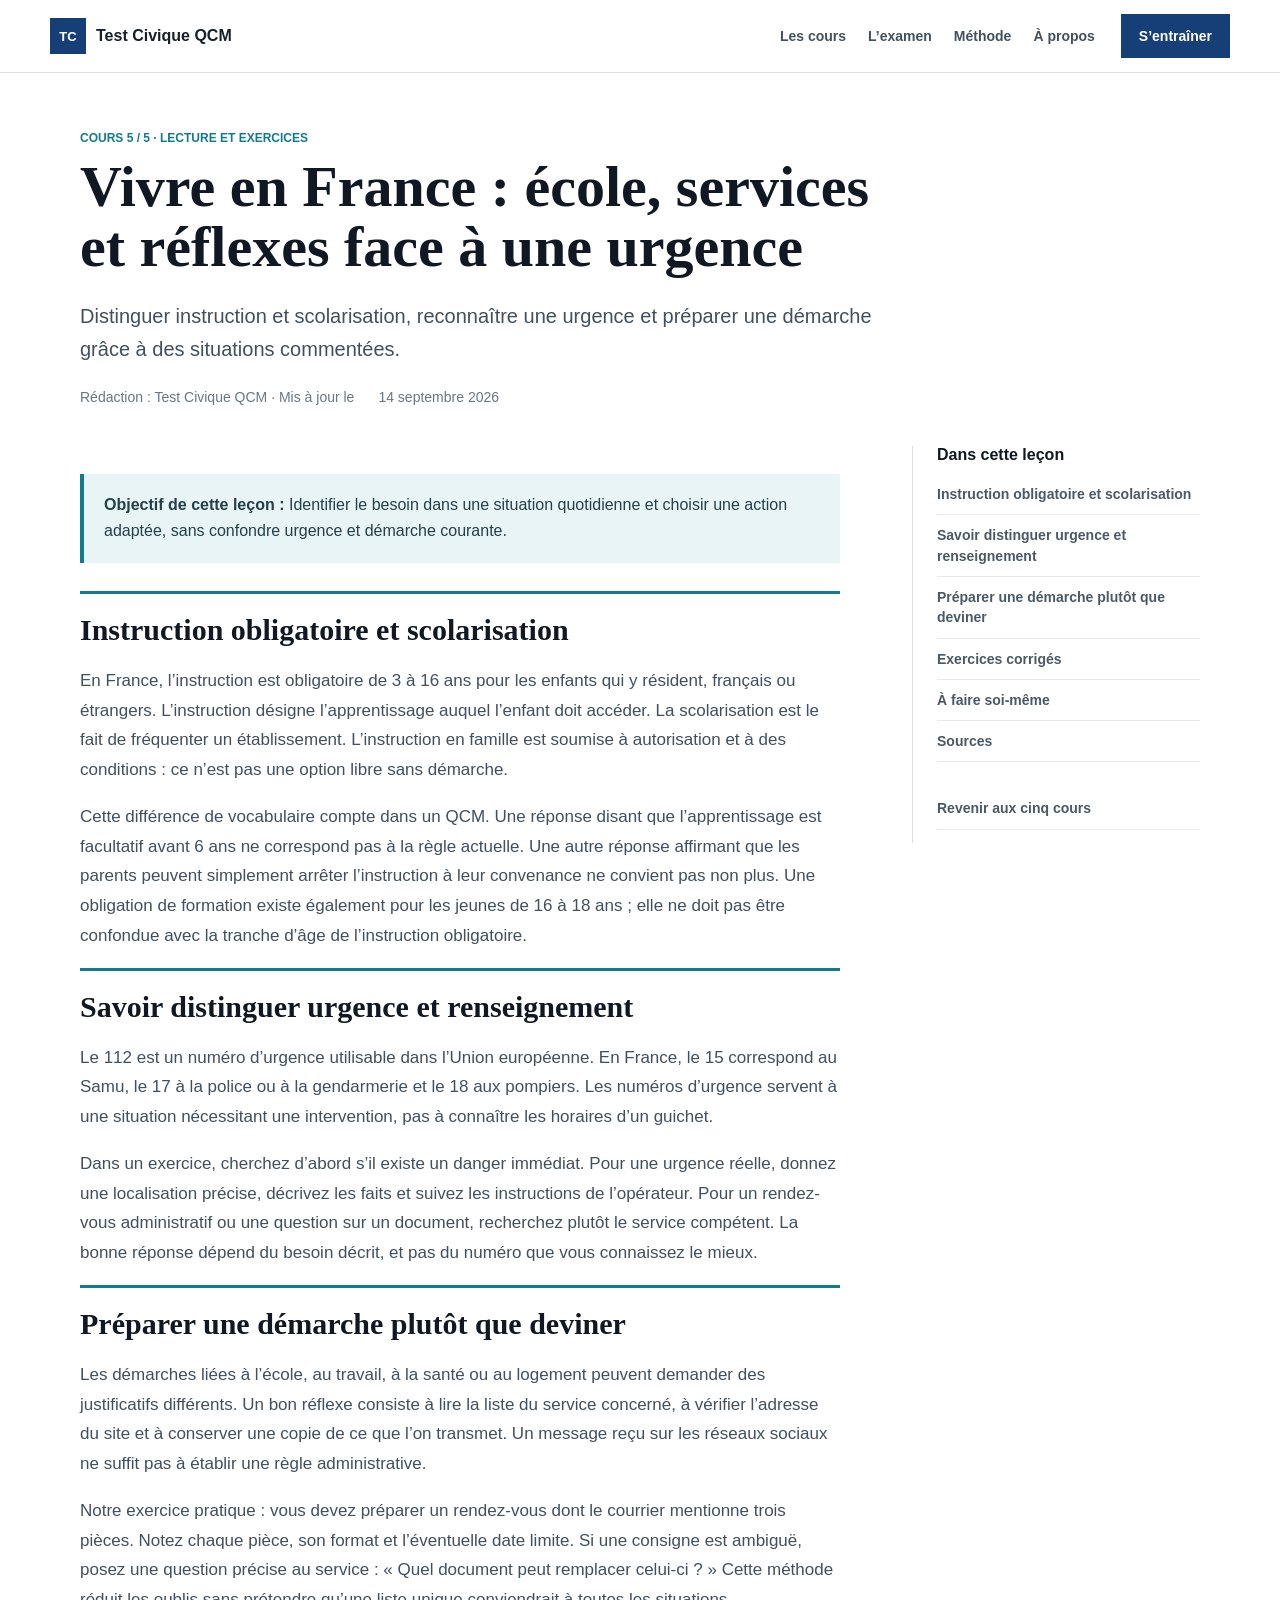
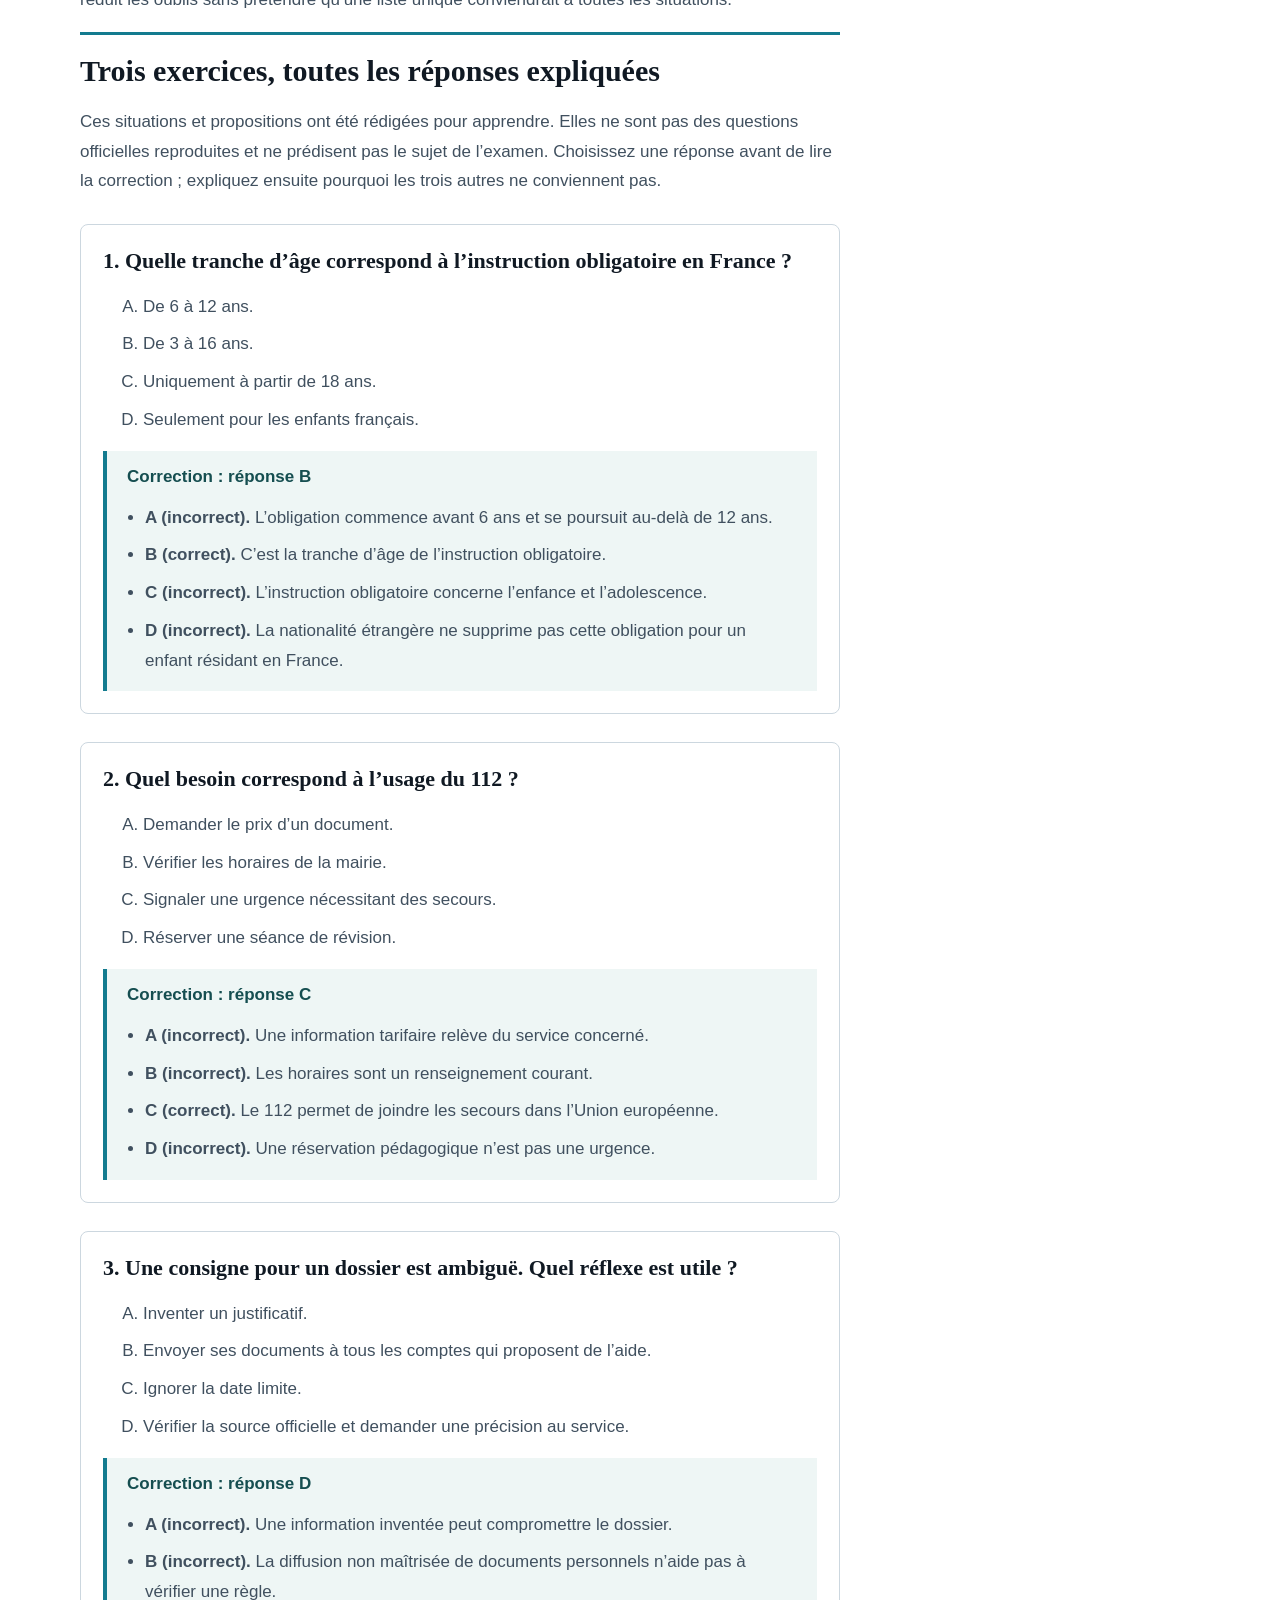
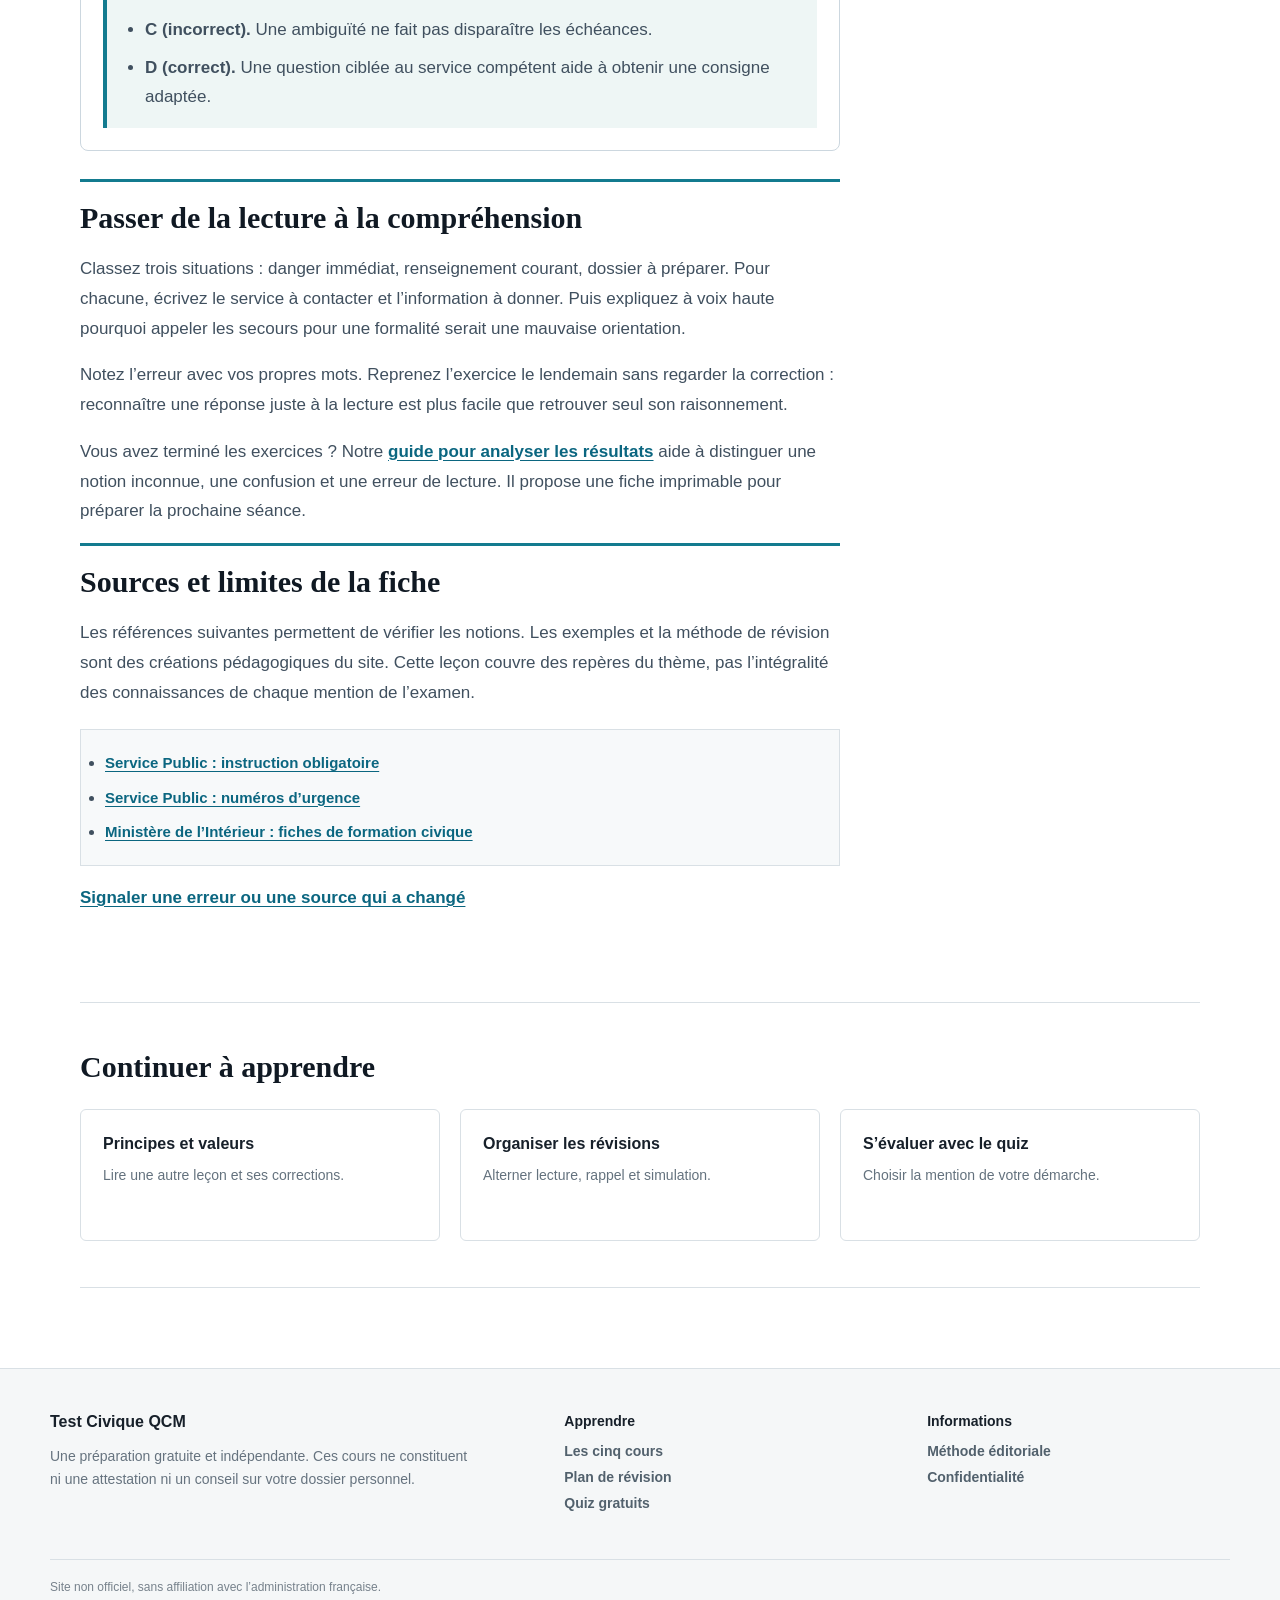
<file: cours/vie-quotidienne.html>
<!doctype html>
<html lang="fr"><head><meta charset="utf-8"><meta name="viewport" content="width=device-width, initial-scale=1">
<title>Vivre en France : école, services et réflexes face à une urgence | Test Civique QCM</title><meta name="description" content="Distinguer instruction et scolarisation, reconnaître une urgence et préparer une démarche grâce à des situations commentées.">
<link rel="canonical" href="https://prep-testcivique.fr/cours/vie-quotidienne.html"><link rel="stylesheet" href="/site-pages.css?v=20260914">
<meta name="google-adsense-account" content="ca-pub-2101066490685216"><script async src="https://pagead2.googlesyndication.com/pagead/js/adsbygoogle.js?client=ca-pub-2101066490685216" crossorigin="anonymous"></script>
</head><body><a class="skip-link" href="#contenu">Aller au contenu</a>
<header class="public-header"><nav class="public-nav" aria-label="Navigation principale"><a class="public-logo" href="/"><span>TC</span><strong>Test Civique QCM</strong></a><div class="public-links"><a href="/cours/">Les cours</a><a href="/guides/examen-civique-2026.html">L’examen</a><a href="/guides/plan-revision.html">Méthode</a><a href="/about.html">À propos</a></div><a class="public-action" href="/app.html">S’entraîner</a></nav></header>
<main class="article-main" id="contenu"><header class="article-heading"><p class="kicker">Cours 5 / 5 · Lecture et exercices</p><h1>Vivre en France : école, services et réflexes face à une urgence</h1><p class="intro">Distinguer instruction et scolarisation, reconnaître une urgence et préparer une démarche grâce à des situations commentées.</p><p class="article-meta">Rédaction : Test Civique QCM · Mis à jour le <time datetime="2026-09-14">14 septembre 2026</time></p></header>
<div class="article-layout"><article class="article-content"><div class="notice"><strong>Objectif de cette leçon :</strong> Identifier le besoin dans une situation quotidienne et choisir une action adaptée, sans confondre urgence et démarche courante.</div><section aria-labelledby="ecole"><h2 id="ecole">Instruction obligatoire et scolarisation</h2><p>En France, l’instruction est obligatoire de 3 à 16 ans pour les enfants qui y résident, français ou étrangers. L’instruction désigne l’apprentissage auquel l’enfant doit accéder. La scolarisation est le fait de fréquenter un établissement. L’instruction en famille est soumise à autorisation et à des conditions : ce n’est pas une option libre sans démarche.</p><p>Cette différence de vocabulaire compte dans un QCM. Une réponse disant que l’apprentissage est facultatif avant 6 ans ne correspond pas à la règle actuelle. Une autre réponse affirmant que les parents peuvent simplement arrêter l’instruction à leur convenance ne convient pas non plus. Une obligation de formation existe également pour les jeunes de 16 à 18 ans ; elle ne doit pas être confondue avec la tranche d’âge de l’instruction obligatoire.</p></section>
<section aria-labelledby="urgence"><h2 id="urgence">Savoir distinguer urgence et renseignement</h2><p>Le 112 est un numéro d’urgence utilisable dans l’Union européenne. En France, le 15 correspond au Samu, le 17 à la police ou à la gendarmerie et le 18 aux pompiers. Les numéros d’urgence servent à une situation nécessitant une intervention, pas à connaître les horaires d’un guichet.</p><p>Dans un exercice, cherchez d’abord s’il existe un danger immédiat. Pour une urgence réelle, donnez une localisation précise, décrivez les faits et suivez les instructions de l’opérateur. Pour un rendez-vous administratif ou une question sur un document, recherchez plutôt le service compétent. La bonne réponse dépend du besoin décrit, et pas du numéro que vous connaissez le mieux.</p></section>
<section aria-labelledby="demarches"><h2 id="demarches">Préparer une démarche plutôt que deviner</h2><p>Les démarches liées à l’école, au travail, à la santé ou au logement peuvent demander des justificatifs différents. Un bon réflexe consiste à lire la liste du service concerné, à vérifier l’adresse du site et à conserver une copie de ce que l’on transmet. Un message reçu sur les réseaux sociaux ne suffit pas à établir une règle administrative.</p><p>Notre exercice pratique : vous devez préparer un rendez-vous dont le courrier mentionne trois pièces. Notez chaque pièce, son format et l’éventuelle date limite. Si une consigne est ambiguë, posez une question précise au service : « Quel document peut remplacer celui-ci ? » Cette méthode réduit les oublis sans prétendre qu’une liste unique conviendrait à toutes les situations.</p></section>
<section aria-labelledby="exercices"><h2 id="exercices">Trois exercices, toutes les réponses expliquées</h2><p>Ces situations et propositions ont été rédigées pour apprendre. Elles ne sont pas des questions officielles reproduites et ne prédisent pas le sujet de l’examen. Choisissez une réponse avant de lire la correction ; expliquez ensuite pourquoi les trois autres ne conviennent pas.</p><section class="worked-question" aria-labelledby="question-1"><h3 id="question-1">1. Quelle tranche d’âge correspond à l’instruction obligatoire en France ?</h3><ol type="A"><li>De 6 à 12 ans.</li><li>De 3 à 16 ans.</li><li>Uniquement à partir de 18 ans.</li><li>Seulement pour les enfants français.</li></ol><div class="answer-explanation"><h4>Correction : réponse B</h4><ul><li><strong>A (incorrect).</strong> L’obligation commence avant 6 ans et se poursuit au-delà de 12 ans.</li><li><strong>B (correct).</strong> C’est la tranche d’âge de l’instruction obligatoire.</li><li><strong>C (incorrect).</strong> L’instruction obligatoire concerne l’enfance et l’adolescence.</li><li><strong>D (incorrect).</strong> La nationalité étrangère ne supprime pas cette obligation pour un enfant résidant en France.</li></ul></div></section>
<section class="worked-question" aria-labelledby="question-2"><h3 id="question-2">2. Quel besoin correspond à l’usage du 112 ?</h3><ol type="A"><li>Demander le prix d’un document.</li><li>Vérifier les horaires de la mairie.</li><li>Signaler une urgence nécessitant des secours.</li><li>Réserver une séance de révision.</li></ol><div class="answer-explanation"><h4>Correction : réponse C</h4><ul><li><strong>A (incorrect).</strong> Une information tarifaire relève du service concerné.</li><li><strong>B (incorrect).</strong> Les horaires sont un renseignement courant.</li><li><strong>C (correct).</strong> Le 112 permet de joindre les secours dans l’Union européenne.</li><li><strong>D (incorrect).</strong> Une réservation pédagogique n’est pas une urgence.</li></ul></div></section>
<section class="worked-question" aria-labelledby="question-3"><h3 id="question-3">3. Une consigne pour un dossier est ambiguë. Quel réflexe est utile ?</h3><ol type="A"><li>Inventer un justificatif.</li><li>Envoyer ses documents à tous les comptes qui proposent de l’aide.</li><li>Ignorer la date limite.</li><li>Vérifier la source officielle et demander une précision au service.</li></ol><div class="answer-explanation"><h4>Correction : réponse D</h4><ul><li><strong>A (incorrect).</strong> Une information inventée peut compromettre le dossier.</li><li><strong>B (incorrect).</strong> La diffusion non maîtrisée de documents personnels n’aide pas à vérifier une règle.</li><li><strong>C (incorrect).</strong> Une ambiguïté ne fait pas disparaître les échéances.</li><li><strong>D (correct).</strong> Une question ciblée au service compétent aide à obtenir une consigne adaptée.</li></ul></div></section></section>
<section aria-labelledby="pratique"><h2 id="pratique">Passer de la lecture à la compréhension</h2><p>Classez trois situations : danger immédiat, renseignement courant, dossier à préparer. Pour chacune, écrivez le service à contacter et l’information à donner. Puis expliquez à voix haute pourquoi appeler les secours pour une formalité serait une mauvaise orientation.</p><p>Notez l’erreur avec vos propres mots. Reprenez l’exercice le lendemain sans regarder la correction : reconnaître une réponse juste à la lecture est plus facile que retrouver seul son raisonnement.</p></section>
<p>Vous avez terminé les exercices ? Notre <a href="/guides/analyser-resultats.html">guide pour analyser les résultats</a> aide à distinguer une notion inconnue, une confusion et une erreur de lecture. Il propose une fiche imprimable pour préparer la prochaine séance.</p>
<section aria-labelledby="sources"><h2 id="sources">Sources et limites de la fiche</h2><p>Les références suivantes permettent de vérifier les notions. Les exemples et la méthode de révision sont des créations pédagogiques du site. Cette leçon couvre des repères du thème, pas l’intégralité des connaissances de chaque mention de l’examen.</p><ul class="source-list"><li><a href="https://www.service-public.gouv.fr/particuliers/vosdroits/F1898">Service Public : instruction obligatoire</a></li><li><a href="https://www.service-public.gouv.fr/particuliers/vosdroits/F33954">Service Public : numéros d’urgence</a></li><li><a href="https://formation-civique.interieur.gouv.fr/fiches-par-thematiques/">Ministère de l’Intérieur : fiches de formation civique</a></li></ul><p><a href="/about.html#corrections">Signaler une erreur ou une source qui a changé</a></p></section></article>
<aside class="article-aside" aria-label="Sommaire"><strong>Dans cette leçon</strong><a href="#ecole">Instruction obligatoire et scolarisation</a><a href="#urgence">Savoir distinguer urgence et renseignement</a><a href="#demarches">Préparer une démarche plutôt que deviner</a><a href="#exercices">Exercices corrigés</a><a href="#pratique">À faire soi-même</a><a href="#sources">Sources</a><p><a href="/cours/">Revenir aux cinq cours</a></p></aside></div>
<section class="related-band"><h2>Continuer à apprendre</h2><div class="related-grid"><a href="/cours/valeurs-republique.html">Principes et valeurs<span>Lire une autre leçon et ses corrections.</span></a><a href="/guides/plan-revision.html">Organiser les révisions<span>Alterner lecture, rappel et simulation.</span></a><a href="/app.html">S’évaluer avec le quiz<span>Choisir la mention de votre démarche.</span></a></div></section></main>
<footer class="public-footer"><div class="footer-inner"><div><strong>Test Civique QCM</strong><p>Une préparation gratuite et indépendante. Ces cours ne constituent ni une attestation ni un conseil sur votre dossier personnel.</p></div><nav aria-label="Ressources"><strong>Apprendre</strong><a href="/cours/">Les cinq cours</a><a href="/guides/plan-revision.html">Plan de révision</a><a href="/app.html">Quiz gratuits</a></nav><nav aria-label="Informations"><strong>Informations</strong><a href="/about.html">Méthode éditoriale</a><a href="/privacy-policy.html">Confidentialité</a></nav></div><p class="footer-legal">Site non officiel, sans affiliation avec l’administration française.</p></footer></body></html>
</file>
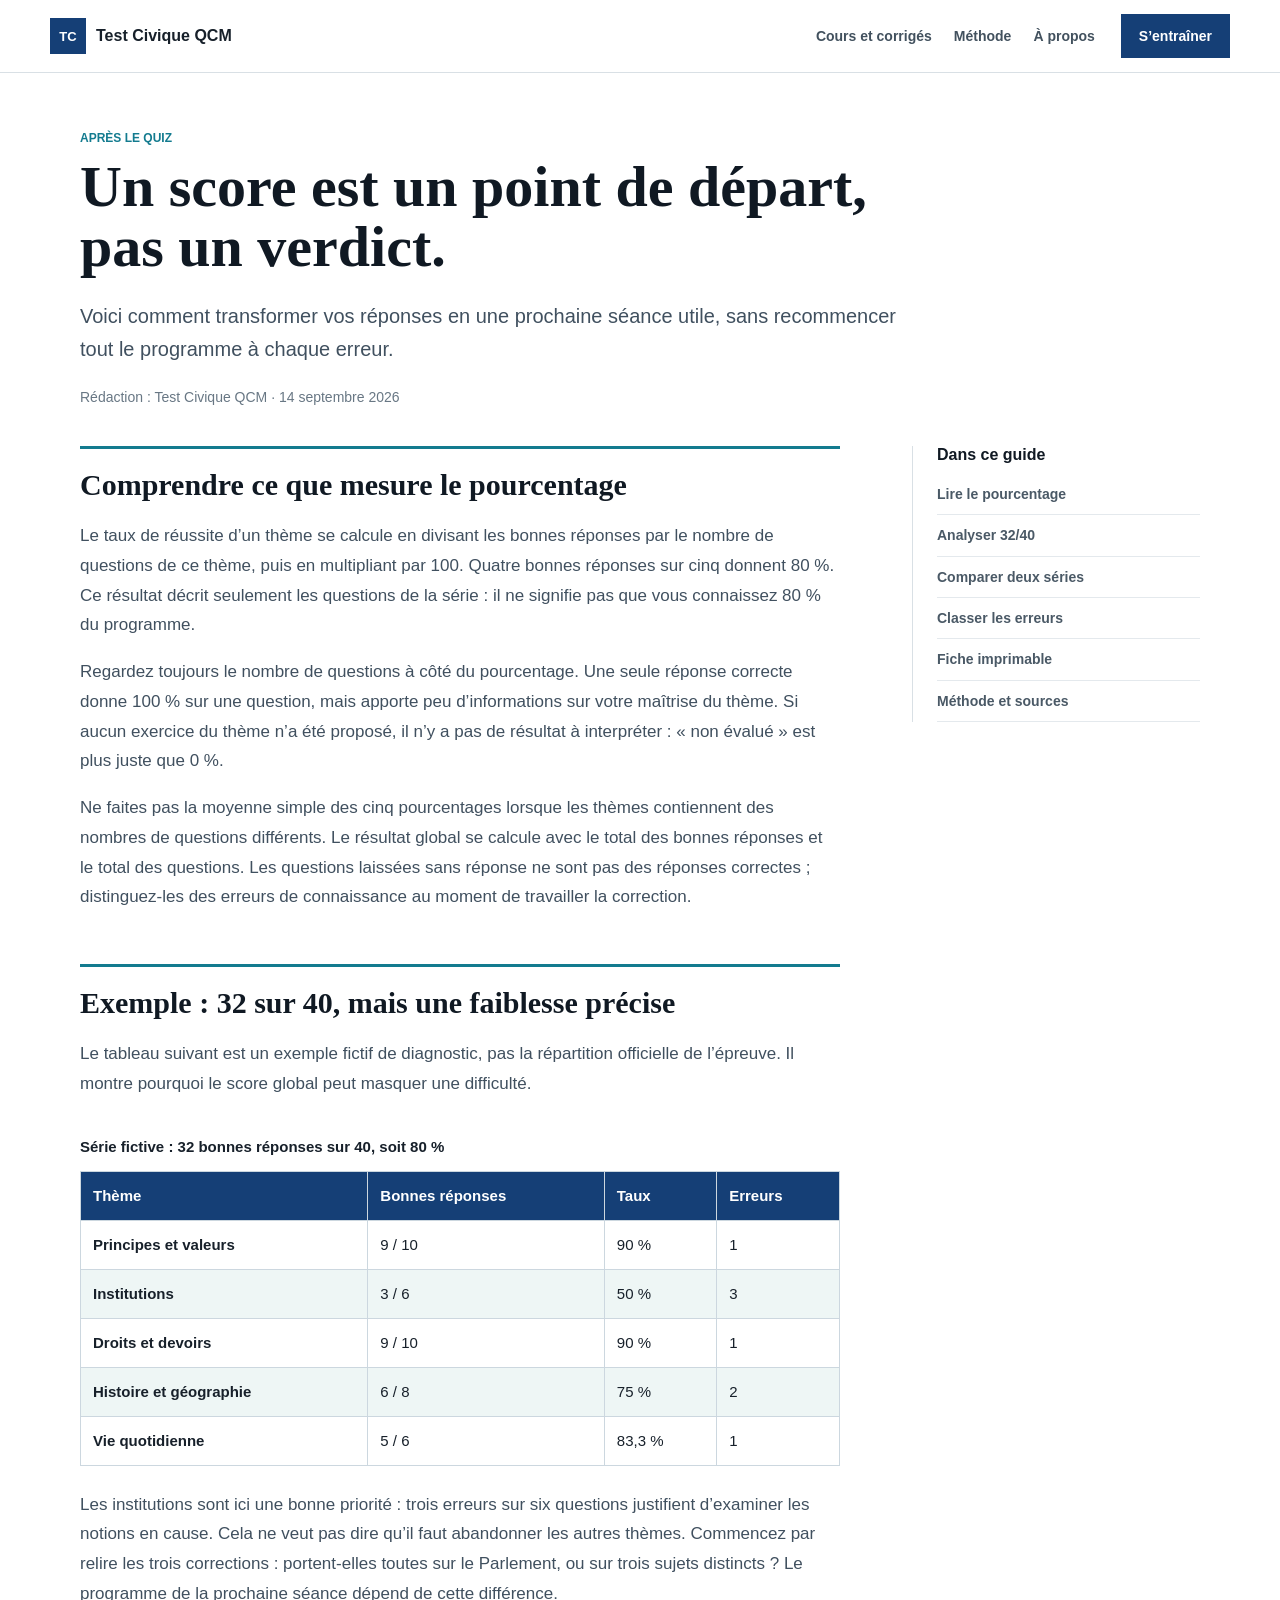
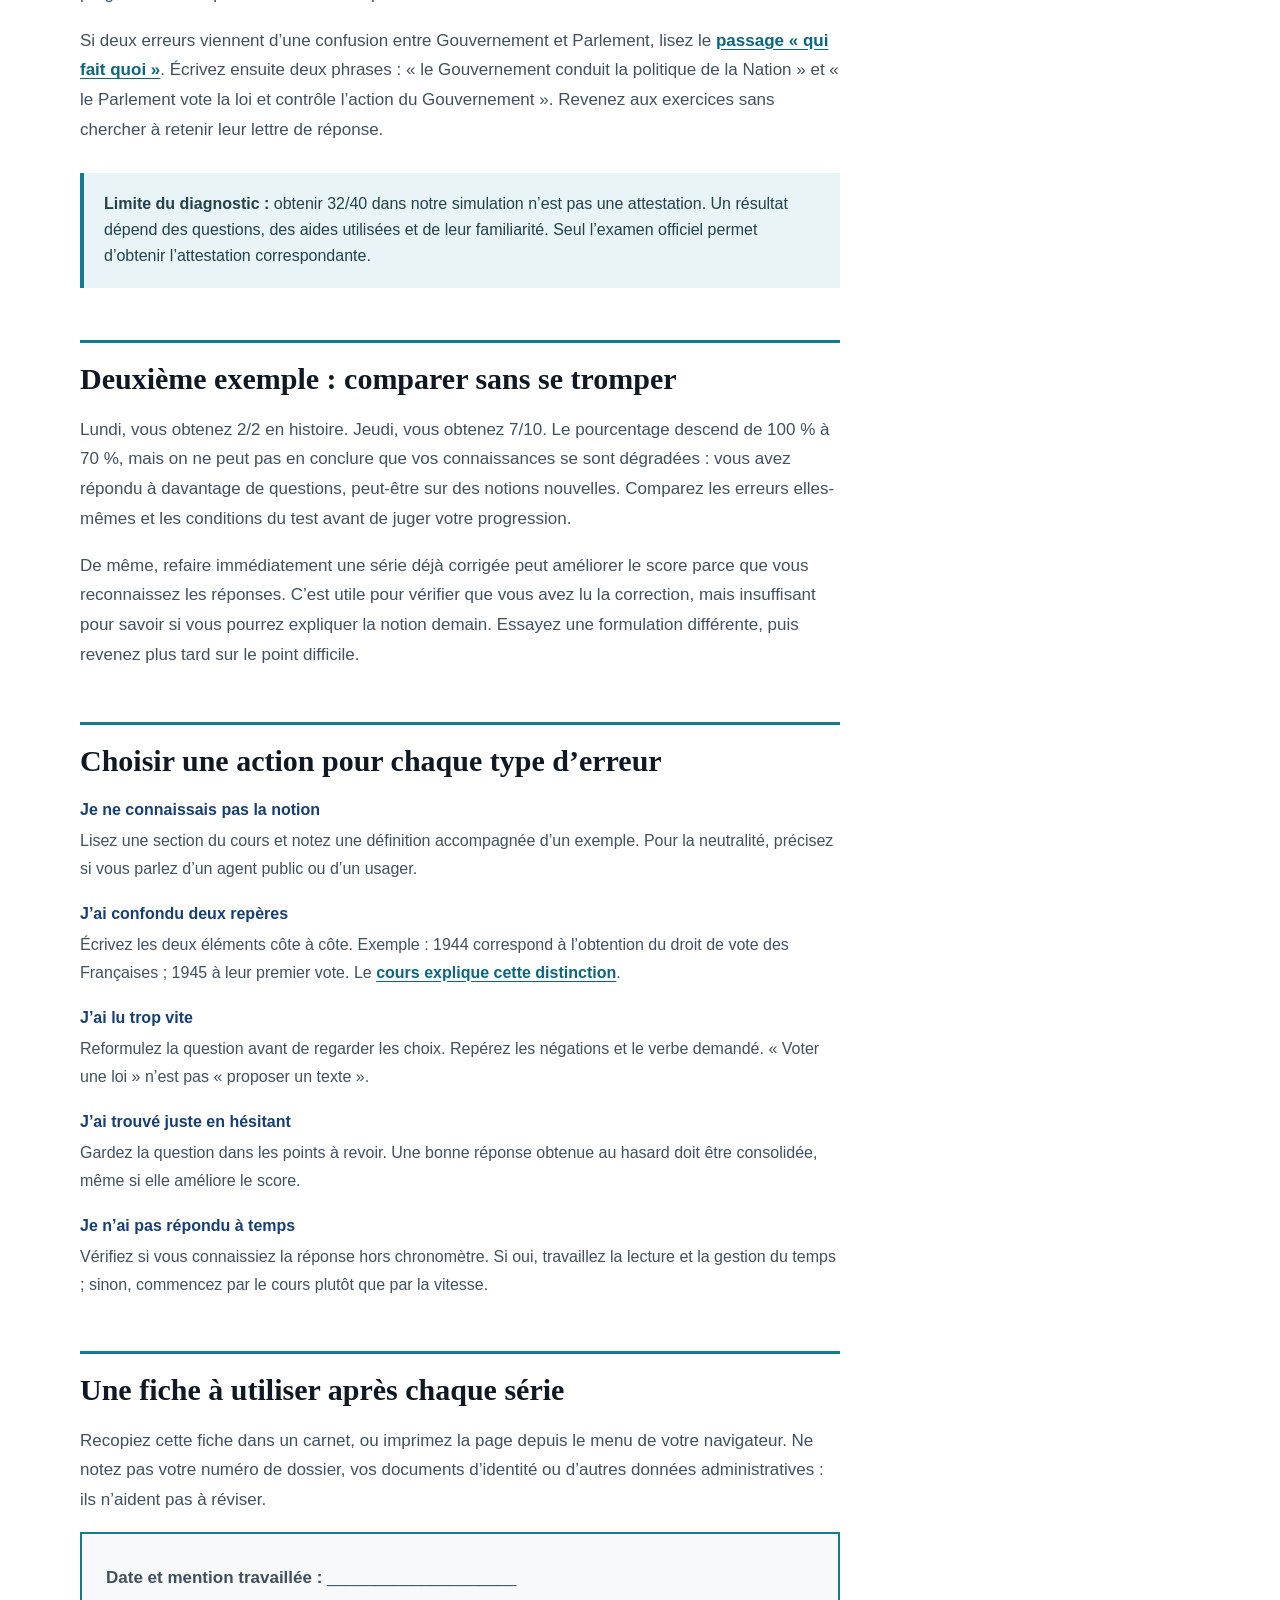
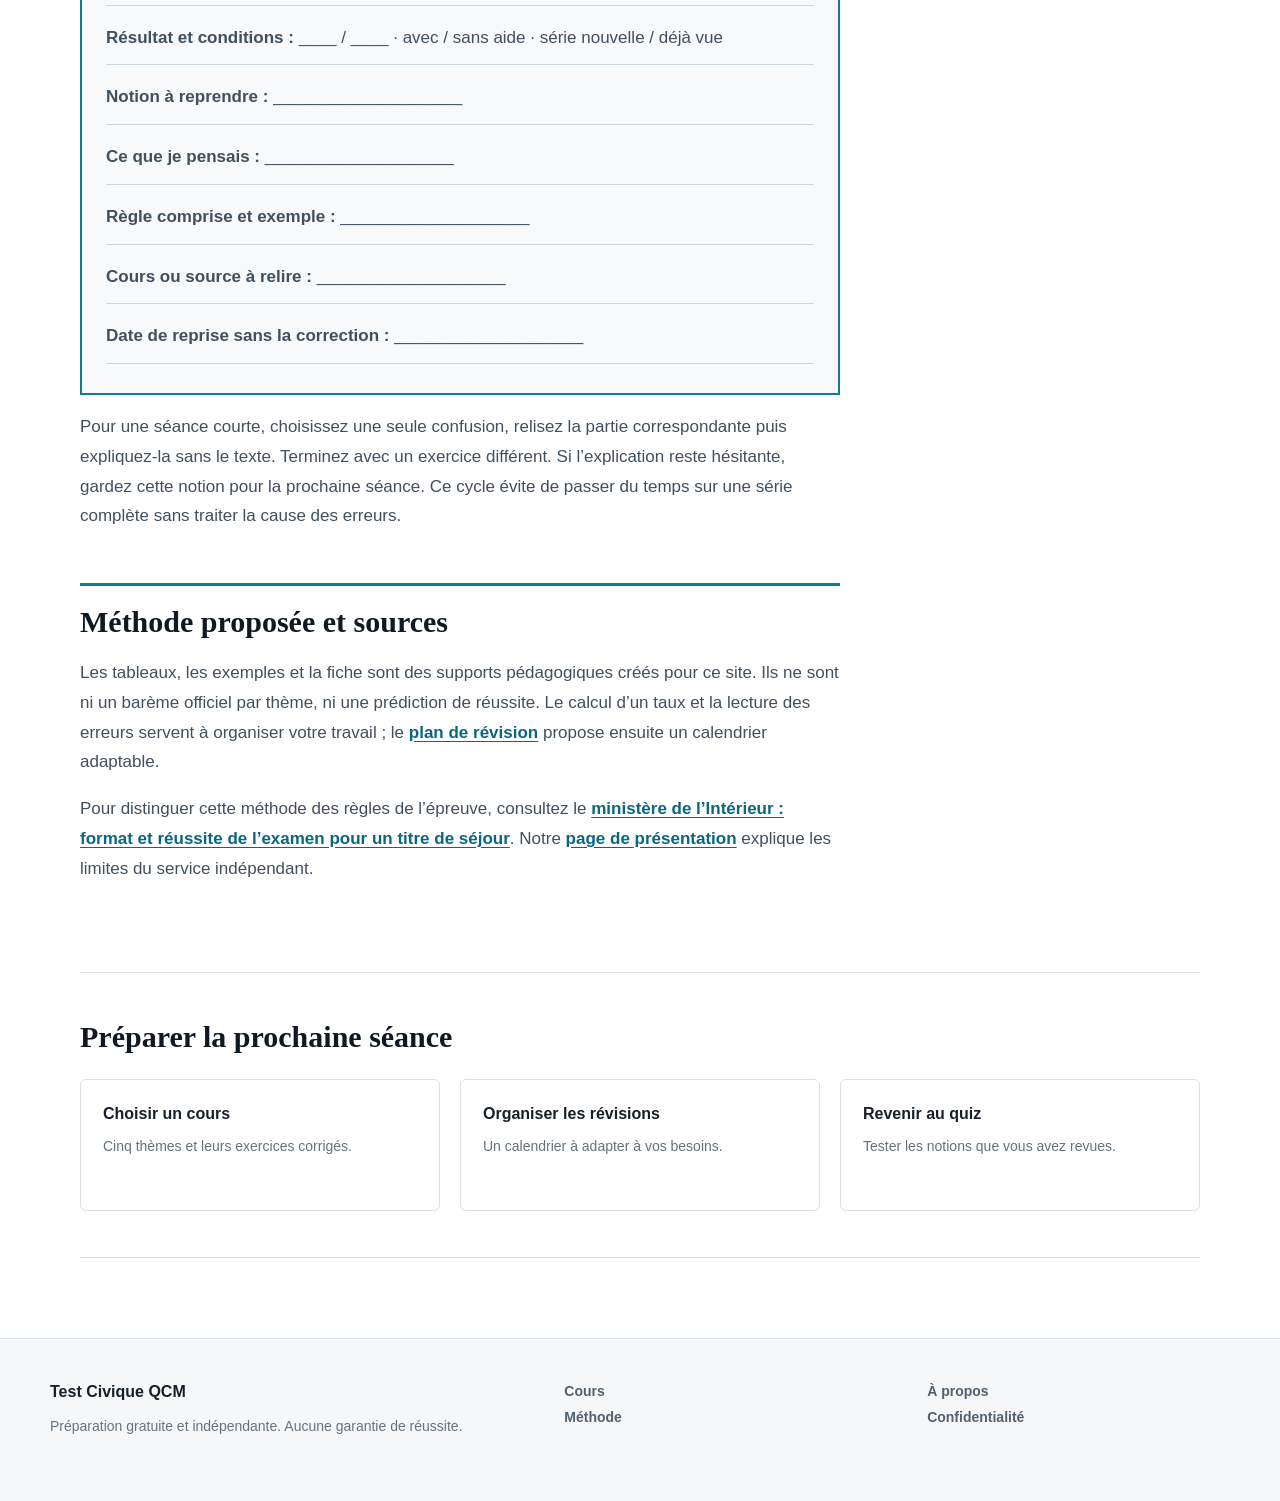
<file: guides/analyser-resultats.html>
<!doctype html>
<html lang="fr">
<head>
  <meta charset="utf-8"><meta name="viewport" content="width=device-width, initial-scale=1">
  <title>Comprendre son score au quiz civique et choisir quoi réviser</title>
  <meta name="description" content="Deux résultats commentés, une méthode pour classer les erreurs et une fiche imprimable pour préparer votre prochaine séance de révision civique.">
  <link rel="canonical" href="https://prep-testcivique.fr/guides/analyser-resultats.html">
  <link rel="stylesheet" href="/site-pages.css?v=20260914b">
</head>
<body>
  <a class="skip-link" href="#contenu">Aller au contenu</a>
  <header class="public-header"><nav class="public-nav" aria-label="Navigation principale"><a class="public-logo" href="/"><span>TC</span><strong>Test Civique QCM</strong></a><div class="public-links"><a href="/cours/">Cours et corrigés</a><a href="/guides/plan-revision.html">Méthode</a><a href="/about.html">À propos</a></div><a class="public-action" href="/app.html">S’entraîner</a></nav></header>
  <main class="article-main" id="contenu">
    <header class="article-heading"><p class="kicker">Après le quiz</p><h1>Un score est un point de départ, pas un verdict.</h1><p class="intro">Voici comment transformer vos réponses en une prochaine séance utile, sans recommencer tout le programme à chaque erreur.</p><p class="article-meta">Rédaction : Test Civique QCM · 14 septembre 2026</p></header>
    <div class="article-layout"><article class="article-content">
      <h2 id="calcul">Comprendre ce que mesure le pourcentage</h2>
      <p>Le taux de réussite d’un thème se calcule en divisant les bonnes réponses par le nombre de questions de ce thème, puis en multipliant par 100. Quatre bonnes réponses sur cinq donnent 80 %. Ce résultat décrit seulement les questions de la série : il ne signifie pas que vous connaissez 80 % du programme.</p>
      <p>Regardez toujours le nombre de questions à côté du pourcentage. Une seule réponse correcte donne 100 % sur une question, mais apporte peu d’informations sur votre maîtrise du thème. Si aucun exercice du thème n’a été proposé, il n’y a pas de résultat à interpréter : « non évalué » est plus juste que 0 %.</p>
      <p>Ne faites pas la moyenne simple des cinq pourcentages lorsque les thèmes contiennent des nombres de questions différents. Le résultat global se calcule avec le total des bonnes réponses et le total des questions. Les questions laissées sans réponse ne sont pas des réponses correctes ; distinguez-les des erreurs de connaissance au moment de travailler la correction.</p>

      <h2 id="exemple">Exemple : 32 sur 40, mais une faiblesse précise</h2>
      <p>Le tableau suivant est un exemple fictif de diagnostic, pas la répartition officielle de l’épreuve. Il montre pourquoi le score global peut masquer une difficulté.</p>
      <div class="table-scroll" role="region" aria-label="Exemple de résultats par thème" tabindex="0"><table class="study-table"><caption>Série fictive : 32 bonnes réponses sur 40, soit 80 %</caption><thead><tr><th scope="col">Thème</th><th scope="col">Bonnes réponses</th><th scope="col">Taux</th><th scope="col">Erreurs</th></tr></thead><tbody>
        <tr><th scope="row">Principes et valeurs</th><td>9 / 10</td><td>90 %</td><td>1</td></tr>
        <tr><th scope="row">Institutions</th><td>3 / 6</td><td>50 %</td><td>3</td></tr>
        <tr><th scope="row">Droits et devoirs</th><td>9 / 10</td><td>90 %</td><td>1</td></tr>
        <tr><th scope="row">Histoire et géographie</th><td>6 / 8</td><td>75 %</td><td>2</td></tr>
        <tr><th scope="row">Vie quotidienne</th><td>5 / 6</td><td>83,3 %</td><td>1</td></tr>
      </tbody></table></div>
      <p>Les institutions sont ici une bonne priorité : trois erreurs sur six questions justifient d’examiner les notions en cause. Cela ne veut pas dire qu’il faut abandonner les autres thèmes. Commencez par relire les trois corrections : portent-elles toutes sur le Parlement, ou sur trois sujets distincts ? Le programme de la prochaine séance dépend de cette différence.</p>
      <p>Si deux erreurs viennent d’une confusion entre Gouvernement et Parlement, lisez le <a href="/cours/institutions.html#roles">passage « qui fait quoi »</a>. Écrivez ensuite deux phrases : « le Gouvernement conduit la politique de la Nation » et « le Parlement vote la loi et contrôle l’action du Gouvernement ». Revenez aux exercices sans chercher à retenir leur lettre de réponse.</p>
      <div class="notice"><strong>Limite du diagnostic :</strong> obtenir 32/40 dans notre simulation n’est pas une attestation. Un résultat dépend des questions, des aides utilisées et de leur familiarité. Seul l’examen officiel permet d’obtenir l’attestation correspondante.</div>

      <h2 id="comparaison">Deuxième exemple : comparer sans se tromper</h2>
      <p>Lundi, vous obtenez 2/2 en histoire. Jeudi, vous obtenez 7/10. Le pourcentage descend de 100 % à 70 %, mais on ne peut pas en conclure que vos connaissances se sont dégradées : vous avez répondu à davantage de questions, peut-être sur des notions nouvelles. Comparez les erreurs elles-mêmes et les conditions du test avant de juger votre progression.</p>
      <p>De même, refaire immédiatement une série déjà corrigée peut améliorer le score parce que vous reconnaissez les réponses. C’est utile pour vérifier que vous avez lu la correction, mais insuffisant pour savoir si vous pourrez expliquer la notion demain. Essayez une formulation différente, puis revenez plus tard sur le point difficile.</p>

      <h2 id="erreurs">Choisir une action pour chaque type d’erreur</h2>
      <dl class="error-actions">
        <dt>Je ne connaissais pas la notion</dt><dd>Lisez une section du cours et notez une définition accompagnée d’un exemple. Pour la neutralité, précisez si vous parlez d’un agent public ou d’un usager.</dd>
        <dt>J’ai confondu deux repères</dt><dd>Écrivez les deux éléments côte à côte. Exemple : 1944 correspond à l’obtention du droit de vote des Françaises ; 1945 à leur premier vote. Le <a href="/cours/histoire-geographie.html#vote">cours explique cette distinction</a>.</dd>
        <dt>J’ai lu trop vite</dt><dd>Reformulez la question avant de regarder les choix. Repérez les négations et le verbe demandé. « Voter une loi » n’est pas « proposer un texte ».</dd>
        <dt>J’ai trouvé juste en hésitant</dt><dd>Gardez la question dans les points à revoir. Une bonne réponse obtenue au hasard doit être consolidée, même si elle améliore le score.</dd>
        <dt>Je n’ai pas répondu à temps</dt><dd>Vérifiez si vous connaissiez la réponse hors chronomètre. Si oui, travaillez la lecture et la gestion du temps ; sinon, commencez par le cours plutôt que par la vitesse.</dd>
      </dl>

      <h2 id="fiche">Une fiche à utiliser après chaque série</h2>
      <p>Recopiez cette fiche dans un carnet, ou imprimez la page depuis le menu de votre navigateur. Ne notez pas votre numéro de dossier, vos documents d’identité ou d’autres données administratives : ils n’aident pas à réviser.</p>
      <div class="study-sheet"><p><strong>Date et mention travaillée :</strong> ____________________</p><p><strong>Résultat et conditions :</strong> ____ / ____ · avec / sans aide · série nouvelle / déjà vue</p><p><strong>Notion à reprendre :</strong> ____________________</p><p><strong>Ce que je pensais :</strong> ____________________</p><p><strong>Règle comprise et exemple :</strong> ____________________</p><p><strong>Cours ou source à relire :</strong> ____________________</p><p><strong>Date de reprise sans la correction :</strong> ____________________</p></div>
      <p>Pour une séance courte, choisissez une seule confusion, relisez la partie correspondante puis expliquez-la sans le texte. Terminez avec un exercice différent. Si l’explication reste hésitante, gardez cette notion pour la prochaine séance. Ce cycle évite de passer du temps sur une série complète sans traiter la cause des erreurs.</p>
      <h2 id="limites">Méthode proposée et sources</h2>
      <p>Les tableaux, les exemples et la fiche sont des supports pédagogiques créés pour ce site. Ils ne sont ni un barème officiel par thème, ni une prédiction de réussite. Le calcul d’un taux et la lecture des erreurs servent à organiser votre travail ; le <a href="/guides/plan-revision.html">plan de révision</a> propose ensuite un calendrier adaptable.</p>
      <p>Pour distinguer cette méthode des règles de l’épreuve, consultez le <a href="https://www.immigration.interieur.gouv.fr/limmigration-en-france/sejour-des-etrangers/lexamen-civique-pour-demander-titre-de-sejour">ministère de l’Intérieur : format et réussite de l’examen pour un titre de séjour</a>. Notre <a href="/about.html">page de présentation</a> explique les limites du service indépendant.</p>
    </article><aside class="article-aside" aria-label="Sommaire"><strong>Dans ce guide</strong><a href="#calcul">Lire le pourcentage</a><a href="#exemple">Analyser 32/40</a><a href="#comparaison">Comparer deux séries</a><a href="#erreurs">Classer les erreurs</a><a href="#fiche">Fiche imprimable</a><a href="#limites">Méthode et sources</a></aside></div>
    <section class="related-band"><h2>Préparer la prochaine séance</h2><div class="related-grid"><a href="/cours/">Choisir un cours<span>Cinq thèmes et leurs exercices corrigés.</span></a><a href="/guides/plan-revision.html">Organiser les révisions<span>Un calendrier à adapter à vos besoins.</span></a><a href="/app.html">Revenir au quiz<span>Tester les notions que vous avez revues.</span></a></div></section>
  </main>
  <footer class="public-footer"><div class="footer-inner"><div><strong>Test Civique QCM</strong><p>Préparation gratuite et indépendante. Aucune garantie de réussite.</p></div><nav aria-label="Apprendre"><a href="/cours/">Cours</a><a href="/guides/plan-revision.html">Méthode</a></nav><nav aria-label="Informations"><a href="/about.html">À propos</a><a href="/privacy-policy.html">Confidentialité</a></nav></div></footer>
</body>
</html>
</file>
<file: site-pages.css>
:root {
  color: #17202a;
  background: #ffffff;
  font-family: Manrope, Arial, sans-serif;
  font-synthesis: none;
}

* { box-sizing: border-box; }
html { scroll-behavior: smooth; }
body { margin: 0; color: #17202a; background: #ffffff; }
img { max-width: 100%; }
a { color: #0b6680; text-underline-offset: 3px; }
a:focus-visible, button:focus-visible, summary:focus-visible { outline: 3px solid #f0a33a; outline-offset: 3px; }

.skip-link { position: fixed; top: 8px; left: 8px; z-index: 100; padding: 10px 14px; color: #fff; background: #101923; transform: translateY(-160%); }
.skip-link:focus { transform: translateY(0); }

.public-header { position: sticky; top: 0; z-index: 20; border-bottom: 1px solid #d9e0e5; background: rgba(255,255,255,.98); }
.public-nav { display: flex; width: min(1180px, calc(100% - 48px)); min-height: 72px; align-items: center; gap: 26px; margin: 0 auto; }
.public-logo { display: flex; flex: 0 0 auto; align-items: center; gap: 10px; margin-right: auto; color: #17202a; font-weight: 900; text-decoration: none; }
.public-logo span { display: grid; width: 36px; height: 36px; place-items: center; color: #fff; background: #153f76; font-size: 13px; }
.public-links { display: flex; align-items: center; gap: 22px; }
.public-links a, .public-action { color: #42515e; font-size: 14px; font-weight: 750; text-decoration: none; white-space: nowrap; }
.public-links a[aria-current='page'] { color: #153f76; text-decoration: underline; text-decoration-color: #f0a33a; text-decoration-thickness: 3px; text-underline-offset: 7px; }
.public-action, .button-primary { display: inline-flex; min-height: 44px; align-items: center; justify-content: center; padding: 0 18px; color: #fff; background: #153f76; font-weight: 800; text-decoration: none; }
.public-action:hover, .button-primary:hover { background: #0e315e; }
.button-secondary { display: inline-flex; min-height: 46px; align-items: center; justify-content: center; padding: 0 20px; border: 1px solid #b8c3cb; color: #17202a; background: #fff; font-weight: 800; text-decoration: none; }
.button-secondary:hover { border-color: #153f76; color: #153f76; }
.public-android-action { display: inline-flex; min-height: 44px; align-items: center; justify-content: center; padding: 0 15px; color: #fff; background: #16843f; font-size: 13px; font-weight: 850; text-decoration: none; white-space: nowrap; }
.public-android-action:hover { background: #116d34; }

.article-main { width: min(1120px, calc(100% - 48px)); margin: 0 auto; padding: 58px 0 80px; }
.article-heading { max-width: 820px; margin-bottom: 38px; }
.article-heading h1 { max-width: 800px; margin: 0 0 22px; color: #101923; font: 700 58px/1.04 Georgia, serif; letter-spacing: 0; }
.article-heading .intro { margin: 0 0 20px; color: #40505f; font-size: 20px; line-height: 1.65; }
.eyebrow, .kicker { margin: 0 0 12px; color: #137b8f; font-size: 12px; font-weight: 900; letter-spacing: 0; text-transform: uppercase; }
.article-meta { display: flex; flex-wrap: wrap; gap: 8px 24px; margin: 0; color: #687784; font-size: 14px; line-height: 1.6; }
.article-layout { display: grid; grid-template-columns: minmax(0, 760px) minmax(230px, 1fr); gap: 72px; align-items: start; }
.article-content { min-width: 0; }
.article-content h2, .article-content h3 { color: #101923; font-family: Georgia, serif; letter-spacing: 0; }
.article-content h2 { margin: 52px 0 18px; padding-top: 18px; border-top: 3px solid #137b8f; font-size: 30px; line-height: 1.2; }
.article-content h2:first-child { margin-top: 0; }
.article-content h3 { margin: 30px 0 12px; font-size: 22px; line-height: 1.3; }
.article-content p, .article-content li { color: #40505f; font-size: 17px; line-height: 1.75; }
.article-content li + li { margin-top: 8px; }
.article-content a { font-weight: 750; }
.article-content h2, .article-content h3 { scroll-margin-top: 150px; }
.course-grid { margin: 36px 0 48px; }
.worked-question { margin: 28px 0; padding: 22px; border: 1px solid #ccd7df; border-radius: 8px; background: #fff; }
.worked-question h3 { margin-top: 0; }
.answer-explanation { padding: 16px 20px; border-left: 4px solid #137b8f; background: #eef6f5; }
.answer-explanation h4 { margin: 0 0 12px; color: #154e50; font-size: 17px; }
.answer-explanation ul { margin-bottom: 0; padding-left: 18px; }
.article-content { overflow-wrap: break-word; }
@media (max-width: 700px) { .worked-question { padding: 16px; } .answer-explanation { padding: 14px; } }
.notice { margin: 28px 0; padding: 18px 20px; border-left: 4px solid #137b8f; color: #24404a; background: #e8f4f6; line-height: 1.65; }
.key-points { display: grid; grid-template-columns: repeat(3, 1fr); margin: 30px 0; border-top: 1px solid #d9e0e5; border-bottom: 1px solid #d9e0e5; }
.key-points div { min-height: 118px; padding: 22px; border-right: 1px solid #d9e0e5; }
.key-points div:last-child { border-right: 0; }
.key-points strong { display: block; margin-bottom: 7px; color: #153f76; font: 700 29px/1 Georgia, serif; }
.key-points span { color: #586674; font-size: 14px; line-height: 1.45; }
.article-aside { position: sticky; top: 104px; padding-left: 24px; border-left: 1px solid #d9e0e5; }
.article-aside strong { display: block; margin-bottom: 10px; color: #101923; }
.article-aside a { display: block; padding: 10px 0; border-bottom: 1px solid #e4e9ed; color: #4a5966; font-size: 14px; font-weight: 700; line-height: 1.45; text-decoration: none; }
.article-aside p { margin-top: 26px; color: #687784; font-size: 13px; line-height: 1.6; }
.source-list { margin: 22px 0 0; padding: 20px 24px; border: 1px solid #d9e0e5; background: #f7f9fa; }
.source-list li { font-size: 15px; }
.article-ad { min-height: 132px; margin: 44px 0; padding: 22px 0; border-top: 1px solid #d9e0e5; border-bottom: 1px solid #d9e0e5; text-align: center; }
.article-ad > span { display: block; margin-bottom: 10px; color: #77828c; font-size: 11px; text-transform: uppercase; }
.article-ad .adsbygoogle { min-height: 90px; }

.related-band { margin-top: 72px; padding: 46px 0; border-top: 1px solid #d9e0e5; border-bottom: 1px solid #d9e0e5; }
.related-band h2 { margin: 0 0 24px; color: #101923; font: 700 30px/1.2 Georgia, serif; }
.related-grid { display: grid; grid-template-columns: repeat(3, 1fr); gap: 20px; }
.related-grid a { display: block; min-height: 132px; padding: 22px; border: 1px solid #d9e0e5; border-radius: 6px; color: #17202a; font-weight: 800; line-height: 1.45; text-decoration: none; }
.related-grid span { display: block; margin-top: 10px; color: #64727e; font-size: 14px; font-weight: 500; }

.public-footer { border-top: 1px solid #d9e0e5; background: #f5f7f8; }
.footer-inner { display: grid; width: min(1180px, calc(100% - 48px)); grid-template-columns: 1.5fr 1fr 1fr; gap: 60px; margin: 0 auto; padding: 44px 0 48px; }
.footer-inner strong { color: #17202a; }
.footer-inner p { max-width: 420px; color: #66737f; font-size: 14px; line-height: 1.65; }
.footer-inner nav { display: grid; align-content: start; gap: 10px; }
.footer-inner nav strong { margin-bottom: 4px; font-size: 14px; }
.footer-inner nav a { color: #52616d; font-size: 14px; font-weight: 650; text-decoration: none; }
.footer-legal { width: min(1180px, calc(100% - 48px)); margin: 0 auto; padding: 18px 0 30px; border-top: 1px solid #d9e0e5; color: #77828c; font-size: 12px; line-height: 1.6; }

/* Public editorial homepage. The training application lives separately at /app.html. */
.home-page { background: #f7f4ee; }
.home-page main { overflow: hidden; }
.home-hero { display: grid; width: min(1180px, calc(100% - 48px)); grid-template-columns: minmax(0, 1.02fr) minmax(380px, .98fr); gap: 64px; align-items: center; margin: 0 auto; padding: 86px 0 72px; }
.home-hero-copy h1 { max-width: 780px; margin: 0; color: #101923; font: 700 clamp(48px, 6vw, 82px)/.98 Georgia, serif; letter-spacing: -.035em; text-wrap: balance; }
.home-lead { max-width: 690px; margin: 26px 0 0; color: #40505f; font-size: 20px; line-height: 1.65; }
.home-actions { display: flex; flex-wrap: wrap; gap: 12px; margin-top: 30px; }
.home-actions .button-primary, .home-actions .button-secondary { min-height: 52px; padding-inline: 24px; }
.independence-note { margin: 18px 0 0; color: #687784; font-size: 13px; }
.home-hero-visual { position: relative; margin: 0; }
.home-hero-visual::before { content: ''; position: absolute; z-index: -1; top: -32px; right: -34px; width: 72%; height: 58%; background: #f0a33a; }
.home-hero-visual img { display: block; width: 100%; aspect-ratio: 4 / 5; object-fit: cover; object-position: center; filter: saturate(.82) contrast(1.02); }
.home-hero-visual figcaption { position: absolute; right: -18px; bottom: 24px; width: min(330px, 84%); padding: 16px 20px; color: #fff; background: #153f76; font-size: 14px; font-weight: 750; line-height: 1.5; }
.fact-strip { display: grid; width: min(1180px, calc(100% - 48px)); grid-template-columns: repeat(4, 1fr); margin: 0 auto; border-top: 1px solid #cfd6da; border-bottom: 1px solid #cfd6da; background: rgba(255,255,255,.42); }
.fact-strip div { padding: 24px 28px; border-right: 1px solid #cfd6da; }
.fact-strip div:last-child { border-right: 0; }
.fact-strip strong { display: block; margin-bottom: 6px; color: #153f76; font: 700 32px/1 Georgia, serif; }
.fact-strip span { color: #5a6873; font-size: 13px; }
.home-section { width: min(1180px, calc(100% - 48px)); margin: 0 auto; padding: 92px 0; border-bottom: 1px solid #cfd6da; }
.section-heading { max-width: 780px; margin-bottom: 38px; }
.section-heading h2, .home-cta h2, .source-section h2 { margin: 0 0 16px; color: #101923; font: 700 clamp(36px, 4.5vw, 58px)/1.04 Georgia, serif; letter-spacing: -.025em; text-wrap: balance; }
.section-heading > p:last-child, .source-section > div > p:last-child { color: #52616d; font-size: 18px; line-height: 1.7; }
.prose-columns { display: grid; grid-template-columns: repeat(2, 1fr); gap: 54px; }
.prose-columns p { margin: 0; color: #40505f; font-size: 18px; line-height: 1.8; }
.editorial-note { display: grid; grid-template-columns: 150px 1fr; gap: 24px; margin-top: 38px; padding: 24px 28px; border-left: 5px solid #137b8f; background: #e8f4f6; }
.editorial-note strong { color: #153f76; font: 700 20px/1.4 Georgia, serif; }
.editorial-note p { margin: 0; color: #24404a; line-height: 1.65; }
.journey-grid { display: grid; grid-template-columns: repeat(3, 1fr); gap: 22px; }
.journey-grid article { display: grid; min-height: 330px; align-content: start; padding: 30px; border: 1px solid #cad2d8; background: #fff; }
.journey-code { display: grid; width: 48px; height: 48px; place-items: center; margin-bottom: 34px; color: #fff; background: #153f76; font-size: 12px; font-weight: 900; letter-spacing: .08em; }
.journey-grid h3 { margin: 0 0 14px; color: #101923; font: 700 27px/1.15 Georgia, serif; }
.journey-grid p { margin: 0 0 24px; color: #586674; line-height: 1.7; }
.journey-grid a { margin-top: auto; color: #0b6680; font-weight: 850; }
.method-section { display: grid; grid-template-columns: minmax(280px, .72fr) minmax(0, 1.28fr); gap: 76px; }
.method-section .section-heading { margin: 0; }
.method-steps { display: grid; gap: 0; margin: 0; padding: 0; list-style: none; }
.method-steps li { display: grid; grid-template-columns: 46px 1fr; gap: 18px; padding: 0 0 24px; }
.method-steps li + li { padding-top: 24px; border-top: 1px solid #cfd6da; }
.method-steps span { display: grid; width: 38px; height: 38px; place-items: center; border: 1px solid #153f76; border-radius: 50%; color: #153f76; font-weight: 900; }
.method-steps strong { color: #101923; font-size: 18px; }
.method-steps p { margin: 7px 0 0; color: #586674; line-height: 1.65; }
.text-link { grid-column: 2; width: fit-content; color: #0b6680; font-weight: 850; }
.themes-list { display: grid; grid-template-columns: repeat(2, 1fr); gap: 0 50px; }
.themes-list article { display: grid; grid-template-columns: 42px 1fr; gap: 18px; padding: 24px 0; border-top: 1px solid #cfd6da; }
.themes-list article:last-child { grid-column: 1 / -1; }
.themes-list > article > span { color: #137b8f; font-size: 12px; font-weight: 900; letter-spacing: .08em; }
.themes-list h3 { margin: 0 0 8px; color: #101923; font: 700 21px/1.3 Georgia, serif; }
.themes-list p { margin: 0; color: #586674; line-height: 1.6; }
.source-section { display: grid; grid-template-columns: minmax(0, 1.1fr) minmax(300px, .9fr); gap: 76px; align-items: start; }
.source-section ul { margin: 0; padding: 24px 28px; border: 1px solid #cad2d8; background: #fff; }
.source-section li { color: #52616d; line-height: 1.55; }
.source-section li + li { margin-top: 15px; }
.source-section a { font-weight: 750; }
.home-cta { display: flex; width: min(1180px, calc(100% - 48px)); align-items: center; justify-content: space-between; gap: 54px; margin: 0 auto; padding: 72px 0 82px; }
.home-cta h2 { max-width: 760px; margin-bottom: 0; font-size: clamp(34px, 4vw, 52px); }
.home-cta .button-primary { flex: 0 0 auto; min-height: 54px; padding-inline: 26px; }

@media (max-width: 900px) {
  .public-nav { flex-wrap: wrap; gap: 0 16px; padding: 12px 0 10px; }
  .public-logo { min-height: 44px; }
  .public-links { order: 3; width: 100%; gap: 20px; overflow-x: auto; padding: 9px 0 3px; border-top: 1px solid #e6eaed; scrollbar-width: thin; }
  .article-layout { grid-template-columns: 1fr; gap: 34px; }
  .article-aside { position: static; order: -1; padding: 18px 0; border-top: 1px solid #d9e0e5; border-bottom: 1px solid #d9e0e5; border-left: 0; }
  .article-aside p { margin-bottom: 0; }
  .public-android-action { display: none; }
  .home-hero { grid-template-columns: 1fr; }
  .home-hero-visual { max-width: 700px; }
  .home-hero-visual img { aspect-ratio: 16 / 10; }
  .journey-grid { grid-template-columns: 1fr; }
  .journey-grid article { min-height: 0; }
  .method-section, .source-section { grid-template-columns: 1fr; gap: 34px; }
  .text-link { grid-column: auto; }
}

@media (max-width: 700px) {
  .public-nav, .footer-inner, .footer-legal, .article-main { width: calc(100% - 36px); }
  .public-nav { display: grid; grid-template-columns: minmax(0, 1fr) auto; }
  .public-logo { margin-right: 0; }
  .public-logo strong { font-size: 13px; }
  .public-action { min-height: 38px; padding: 0 9px; font-size: 11px; }
  .public-links { grid-column: 1 / -1; }
  .article-main { padding-top: 38px; }
  .article-heading h1 { font-size: 40px; }
  .article-heading .intro { font-size: 18px; }
  .article-content h2 { font-size: 26px; }
  .article-content p, .article-content li { font-size: 16px; }
  .key-points, .related-grid, .footer-inner { grid-template-columns: 1fr; }
  .key-points div { min-height: 0; border-right: 0; border-bottom: 1px solid #d9e0e5; }
  .key-points div:last-child { border-bottom: 0; }
  .footer-inner { gap: 28px; }
  .home-hero, .home-section, .home-cta, .fact-strip { width: calc(100% - 36px); }
  .home-hero { gap: 36px; padding: 54px 0 48px; }
  .home-hero-copy h1 { font-size: clamp(42px, 13vw, 58px); }
  .home-lead { font-size: 18px; }
  .home-hero-visual::before { top: -16px; right: -16px; }
  .home-hero-visual figcaption { right: -10px; bottom: 14px; }
  .fact-strip { grid-template-columns: repeat(2, 1fr); }
  .fact-strip div:nth-child(2) { border-right: 0; }
  .fact-strip div:nth-child(-n+2) { border-bottom: 1px solid #cfd6da; }
  .fact-strip strong { font-size: 27px; }
  .home-section { padding: 64px 0; }
  .prose-columns, .themes-list { grid-template-columns: 1fr; gap: 0; }
  .editorial-note { grid-template-columns: 1fr; gap: 8px; }
  .themes-list article:last-child { grid-column: auto; }
  .home-cta { display: grid; padding: 58px 0 66px; }
}

@media (prefers-reduced-motion: reduce) { html { scroll-behavior: auto; } }

.table-scroll { max-width: 100%; overflow-x: auto; margin: 24px 0; }
.study-table { width: 100%; border-collapse: collapse; font-size: 15px; line-height: 1.6; }
.study-table caption { padding: 12px 0; text-align: left; font-weight: 700; }
.study-table th, .study-table td { padding: 12px; border: 1px solid #ccd7df; text-align: left; }
.study-table thead { color: #fff; background: #153f76; }
.study-table tbody th { font-weight: 600; }
.study-table tbody tr:nth-child(even) { background: #eef6f5; }
.error-actions dt { margin-top: 22px; font-weight: 800; color: #153f76; }
.error-actions dd { margin: 8px 0 0; color: #40505f; line-height: 1.75; }
.study-sheet { padding: 12px 24px; border: 2px solid #137b8f; background: #f7f9fa; }
.study-sheet p { padding-bottom: 12px; border-bottom: 1px solid #ccd7df; }
.table-scroll:focus-visible { outline: 3px solid #f0a33a; outline-offset: 3px; }
@media print {
  .public-header, .public-footer, .article-aside, .related-band, .skip-link { display: none; }
  .article-main { width: 100%; padding: 0; }
  .article-layout { display: block; }
  .article-heading h1 { font-size: 30px; }
  .article-content p, .article-content li { font-size: 11pt; }
  .table-scroll { overflow: visible; }
  .study-sheet, .study-table tr { break-inside: avoid; }
}
</file>
<file: assets/app-CfqdbjRO.css>
@import "https://fonts.googleapis.com/css2?family=Cormorant+Garamond:wght@500;600;700&family=Manrope:wght@400;500;600;700;800&display=swap";:root{--lightningcss-light: ;--lightningcss-dark:initial;color-scheme:dark;--bg:#10141b;--surface:#131821e0;--surface-raised:#1b212cdb;--surface-soft:#222834b3;--border:#e1e8f424;--ink:#eef3fb;--ink-soft:#e2e9f4bd;--accent:#42d9ff;--accent-dark:#0ea5e9;--accent-ink:#071722;--navy:#93bdff;--gold:#f3c66f;--green:#72d9c2;--shadow:0 24px 70px #00000057}.web-runtime.active-portal .track-portal{width:min(1240px,100%);margin-inline:auto}@media (width>=1121px){.web-runtime.active-portal .track-portal{grid-template-columns:1fr;gap:18px;min-height:auto;padding-top:72px}}@media (width<=760px){.web-runtime.active-portal .track-portal-copy{border-radius:24px;align-content:end;min-height:650px;padding:28px 22px}.web-runtime.active-portal .portal-hero-image{object-position:62% center}.web-runtime.active-portal .portal-image-shade{background:linear-gradient(#030f1f2e 0%,#030f1fe0 53%,#030f1ffc 100%),linear-gradient(90deg,#030f1f7a,#0000)}.web-runtime.active-portal .track-portal-copy h1{max-width:10ch;font-size:clamp(3.2rem,17vw,4.7rem)}.web-runtime.active-portal .portal-free-badge span,.web-runtime.active-portal .portal-independence-note{display:none}.web-runtime.active-portal .track-portal-grid{grid-template-columns:1fr}}.portal-knowledge,.editorial-ad{display:none}@media (width>=1121px){.web-runtime.active-portal .track-portal{grid-template-columns:minmax(0,1fr);gap:28px;max-width:1180px;min-height:auto;margin-inline:auto;padding-top:88px}.web-runtime.active-portal .track-portal-copy{border-radius:8px;min-height:560px}.web-runtime.active-portal .track-portal-copy h1{letter-spacing:0;max-width:12ch;font-size:clamp(3.25rem,5vw,5rem)}.web-runtime.active-portal .track-portal-grid{grid-template-columns:repeat(3,minmax(0,1fr));align-content:stretch;gap:18px}.web-runtime.active-portal .track-portal-grid .track-card{border-radius:8px;min-height:330px}.web-runtime.active-portal .track-portal-grid .track-card strong{font-size:clamp(1.8rem,2.3vw,2.45rem)}.web-runtime.active-portal .portal-editorial-guide{border-radius:8px;padding:36px}.web-runtime.active-portal .portal-guide-steps li{border-radius:6px}.web-runtime.active-portal .portal-knowledge{border-top:1px solid var(--border);border-bottom:1px solid var(--border);background:var(--surface);gap:26px;padding:44px;display:grid}.portal-knowledge-heading{max-width:780px}.portal-knowledge-heading h2{letter-spacing:0;margin:8px 0 14px;font-family:DM Serif Display,Georgia,serif;font-size:clamp(2rem,3vw,3rem);line-height:1.08}.portal-knowledge-heading p,.portal-knowledge-grid p{color:var(--muted);line-height:1.68}.portal-knowledge-grid{grid-template-columns:repeat(3,minmax(0,1fr));gap:28px;display:grid}.portal-knowledge-grid article{border-top:3px solid var(--accent);padding-top:18px}.portal-knowledge-grid h3{margin:0 0 10px;font-size:1.12rem}.portal-knowledge-grid p{margin:0}.portal-guide-link{width:fit-content;color:var(--accent);text-underline-offset:4px;font-weight:800;text-decoration:underline}.web-runtime.active-portal .editorial-ad{border-top:1px solid var(--border);border-bottom:1px solid var(--border);text-align:center;min-height:140px;padding:30px 0;display:block}.editorial-ad>span{color:var(--muted);text-transform:uppercase;margin-bottom:10px;font-size:.68rem;display:block}.editorial-ad .adsbygoogle{min-height:90px}}@media (width<=1120px){.web-runtime.active-portal .portal-knowledge{border-top:1px solid var(--border);border-bottom:1px solid var(--border);background:var(--surface);gap:20px;margin-top:18px;padding:26px 20px;display:grid}.portal-knowledge-heading h2{letter-spacing:0;margin:8px 0 12px;font-family:DM Serif Display,Georgia,serif;font-size:2rem}.portal-knowledge-heading p,.portal-knowledge-grid p{color:var(--muted);line-height:1.62}.portal-knowledge-grid{gap:18px;display:grid}.portal-knowledge-grid article{border-top:3px solid var(--accent);padding-top:14px}.portal-knowledge-grid h3,.portal-knowledge-grid p{margin:0 0 8px}.portal-guide-link{color:var(--accent);font-weight:800}.editorial-ad{border-top:1px solid var(--border);border-bottom:1px solid var(--border);text-align:center;min-height:120px;margin-top:18px;padding:24px 0}.editorial-ad>span{color:var(--muted);margin-bottom:8px;font-size:.68rem;display:block}}.web-runtime.active-portal .track-portal{width:min(1240px,100%);max-width:1240px;margin-inline:auto}.web-runtime.active-portal .track-portal-copy{isolation:isolate;background:#06172a;border:1px solid #89c2ff3d;border-radius:32px;min-height:clamp(530px,65vh,680px);padding:clamp(28px,5vw,70px);position:relative;box-shadow:0 34px 90px #00000061}.web-runtime.active-portal .portal-hero-image,.web-runtime.active-portal .portal-image-shade{border-radius:inherit;width:100%;height:100%;display:block;position:absolute;inset:0}.web-runtime.active-portal .portal-hero-image{z-index:-2;object-fit:cover;object-position:center}.web-runtime.active-portal .portal-image-shade{z-index:-1;background:linear-gradient(90deg,#030f1ffa 0%,#030f1fe6 32%,#030f1f57 68%,#030f1f1f 100%),linear-gradient(#0000 45%,#030f1fe0)}.web-runtime.active-portal .track-portal-copy>:not(.portal-hero-image):not(.portal-image-shade){z-index:1;position:relative}.web-runtime.active-portal .track-portal-copy h1{text-wrap:balance;text-shadow:0 10px 34px #00000070;max-width:8.5ch;font-size:clamp(3.6rem,6vw,6.3rem);line-height:.87}.web-runtime.active-portal .track-portal-copy>p:not(.portal-independence-note),.web-runtime.active-portal .portal-free-badge,.web-runtime.active-portal .portal-mission-strip,.web-runtime.active-portal .portal-encouragement,.web-runtime.active-portal .portal-independence-note{max-width:540px}.web-runtime.active-portal .track-portal-grid{grid-template-columns:repeat(3,minmax(0,1fr));gap:16px}.web-runtime.active-portal .track-portal-grid .track-card{border-radius:26px;min-height:330px;padding:28px;transition:transform .18s,border-color .18s,box-shadow .18s}.web-runtime.active-portal .track-portal-grid .track-card:hover{border-color:#42d9ff73;transform:translateY(-6px);box-shadow:0 26px 60px #00000057}.web-runtime.active-portal .track-portal-grid .track-card strong{font-size:clamp(2rem,3vw,3rem)}@media (width>=1121px){.web-runtime.active-portal .track-portal{grid-template-columns:1fr;gap:18px;min-height:auto;padding-top:72px}}@media (width<=760px){.web-runtime.active-portal .track-portal-copy{border-radius:24px;align-content:end;min-height:650px;padding:28px 22px}.web-runtime.active-portal .portal-hero-image{object-position:62% center}.web-runtime.active-portal .portal-image-shade{background:linear-gradient(#030f1f2e 0%,#030f1fe0 53%,#030f1ffc 100%),linear-gradient(90deg,#030f1f7a,#0000)}.web-runtime.active-portal .track-portal-copy h1{max-width:10ch;font-size:clamp(3.2rem,17vw,4.7rem)}.web-runtime.active-portal .portal-free-badge span,.web-runtime.active-portal .portal-independence-note{display:none}.web-runtime.active-portal .track-portal-grid{grid-template-columns:1fr}}@media (width>=1121px){.web-runtime.active-portal .track-portal{grid-template-columns:minmax(0,1fr);gap:28px;max-width:1180px;min-height:auto;margin-inline:auto;padding-top:88px}.web-runtime.active-portal .track-portal-copy{border-radius:8px;min-height:560px}.web-runtime.active-portal .track-portal-copy h1{letter-spacing:0;max-width:12ch}.web-runtime.active-portal .track-portal-grid{grid-template-columns:repeat(3,minmax(0,1fr));align-content:stretch;gap:18px}.web-runtime.active-portal .track-portal-grid .track-card{border-radius:8px;min-height:330px}.web-runtime.active-portal .track-portal-grid .track-card strong{font-size:clamp(1.8rem,2.3vw,2.45rem)}.web-runtime.active-portal .portal-editorial-guide{border-radius:8px;padding:36px}.web-runtime.active-portal .portal-guide-steps li{border-radius:6px}}.primary-button,.secondary-button,.text-button,.theme-action{justify-content:center;align-items:center;gap:9px;display:inline-flex}.button-icon{color:var(--accent);background:#42d9ff1f;border:1px solid #42d9ff4d;border-radius:9px;flex:none;justify-content:center;align-items:center;width:25px;height:25px;display:inline-flex;box-shadow:inset 0 1px #ffffff14}.button-icon svg{width:15px;height:15px}.button-icon.tone-cyan{color:#42d9ff;background:#42d9ff24;border-color:#42d9ff57}.button-icon.tone-green{color:#72d9c2;background:#72d9c224;border-color:#72d9c257}.button-icon.tone-gold{color:#f3c66f;background:#f3c66f26;border-color:#f3c66f57}.button-icon.tone-coral{color:#ff8b7c;background:#ff8b7c26;border-color:#ff8b7c57}.button-icon.tone-blue{color:#93bdff;background:#93bdff26;border-color:#93bdff57}.primary-button .button-icon{box-shadow:none;background:#071f2e26;border-color:#071f2e33}.primary-button .button-icon.tone-blue,.primary-button .button-icon.tone-cyan{color:#083954}.primary-button .button-icon.tone-green{color:#075043}.tab-button{justify-content:center;align-items:center;gap:7px;display:flex}.tab-button .button-icon{width:22px;height:22px}.tab-button .button-icon svg{width:14px;height:14px}.tab-button.active .button-icon{color:#063b57;background:#071f2e24;border-color:#071f2e2e}.web-sidebar-controls{border-top:1px solid #8ea6cc2e;gap:8px;margin-top:auto;padding-top:12px;display:grid}.web-sidebar-controls .web-theme-button{border-top:0;margin-top:0;padding-top:0}.web-sidebar-nav button:first-child .web-nav-icon{color:#42d9ff;background:#42d9ff24}.web-sidebar-nav button:nth-child(2) .web-nav-icon{color:#72d9c2;background:#72d9c224}.web-sidebar-nav button:nth-child(3) .web-nav-icon{color:#f3c66f;background:#f3c66f26}.web-sidebar-nav button:nth-child(4) .web-nav-icon{color:#ff8b7c;background:#ff8b7c26}.web-sidebar-nav button:nth-child(5) .web-nav-icon{color:#93bdff;background:#93bdff26}.web-sidebar-nav button:nth-child(6) .web-nav-icon{color:#5ce2ee;background:#5ce2ee24}.web-sidebar-nav button:nth-child(7) .web-nav-icon{color:#7ee2ad;background:#7ee2ad24}body[data-theme=light] .button-icon.tone-cyan{color:#087fa6}body[data-theme=light] .button-icon.tone-green{color:#16816c}body[data-theme=light] .button-icon.tone-gold{color:#9b6908}body[data-theme=light] .button-icon.tone-coral{color:#bf4f42}body[data-theme=light] .button-icon.tone-blue{color:#376dbe}@media (width<=720px){.primary-button,.secondary-button,.text-button,.theme-action{gap:7px}.button-icon{border-radius:8px;width:22px;height:22px}.button-icon svg{width:13px;height:13px}.tab-button{gap:5px}.tab-button .button-icon{background:0 0;border:0;width:19px;height:19px}.tab-button .button-icon svg{width:14px;height:14px}}.primary-button:disabled,.secondary-button:disabled,.theme-action:disabled,.text-button:disabled{cursor:not-allowed;opacity:.48;transform:none}.result-submit-button{letter-spacing:.01em;min-width:min(100%,250px);margin-left:auto}.theme-results-section{margin-top:18px}.theme-results-header{margin-top:0}.theme-results-grid{grid-template-columns:repeat(auto-fit,minmax(190px,1fr));gap:10px;margin-top:12px;display:grid}.theme-result-card{--theme-result-color:var(--accent);border:1px solid color-mix(in srgb, var(--theme-result-color) 28%, var(--border));background:radial-gradient(circle at 100% 0%, color-mix(in srgb, var(--theme-result-color) 14%, transparent), transparent 42%), var(--surface-raised);border-radius:18px;gap:9px;min-width:0;padding:14px;display:grid}.theme-result-card.strong{--theme-result-color:var(--green)}.theme-result-card.progress{--theme-result-color:var(--gold)}.theme-result-card.review{--theme-result-color:var(--accent)}.theme-result-card-top,.theme-result-score{justify-content:space-between;align-items:center;gap:8px;display:flex}.theme-result-icon{border:1px solid color-mix(in srgb, var(--theme-result-color) 34%, transparent);background:color-mix(in srgb, var(--theme-result-color) 12%, transparent);width:34px;height:34px;color:var(--theme-result-color);border-radius:11px;place-items:center;font-size:.96rem;font-weight:900;display:grid}.theme-result-status{background:color-mix(in srgb, var(--theme-result-color) 13%, transparent);color:var(--theme-result-color);letter-spacing:.05em;text-transform:uppercase;border-radius:999px;padding:5px 8px;font-size:.62rem;font-weight:900}.theme-result-card h4{min-height:2.4em;margin:0;font-size:.82rem;line-height:1.2}.theme-result-score strong{color:var(--theme-result-color);font-size:1.55rem}.theme-result-score span,.theme-result-card small{color:var(--ink-soft);font-size:.64rem;font-weight:750}.theme-result-progress{background:color-mix(in srgb, var(--border) 76%, transparent);border-radius:999px;height:7px;overflow:hidden}.theme-result-progress>span{border-radius:inherit;background:var(--theme-result-color);height:100%;display:block}@media (width>=1121px){.web-runtime.track-selected.web-section-dashboard .web-dashboard{grid-template-columns:repeat(4,minmax(0,1fr));gap:8px;max-height:calc(100dvh - 96px);display:grid;overflow:hidden}.web-runtime.track-selected.web-section-dashboard .web-dashboard-hero,.web-runtime.track-selected.web-section-dashboard .web-metric-row{grid-column:1/-1;margin:0}.web-runtime.track-selected.web-section-dashboard .web-dashboard-grid{display:contents}.web-runtime.track-selected.web-section-dashboard .web-dashboard-hero{grid-template-columns:minmax(0,1.8fr) 160px;min-height:142px;padding:14px 18px}.web-runtime.track-selected.web-section-dashboard .web-dashboard-hero h2{font-size:clamp(1.72rem,2.35vw,2.45rem)}.web-runtime.track-selected.web-section-dashboard .web-dashboard-hero-copy>p{max-width:82ch;font-size:.69rem}.web-runtime.track-selected.web-section-dashboard .web-progress-ring{width:78px;height:78px}.web-runtime.track-selected.web-section-dashboard .web-progress-ring>span{width:62px;height:62px}.web-runtime.track-selected.web-section-dashboard .web-progress-ring strong{font-size:1.1rem}.web-runtime.track-selected.web-section-dashboard .web-metric-row article{min-height:56px;padding:7px 10px}.web-runtime.track-selected.web-section-dashboard .web-focus-card,.web-runtime.track-selected.web-section-dashboard .web-compact-panel{min-height:180px;padding:11px 12px}.web-runtime.track-selected.web-section-dashboard .web-panel-heading h3,.web-runtime.track-selected.web-section-dashboard .web-focus-card h3{font-size:1.05rem}.web-runtime.track-selected.web-section-dashboard .web-priority-preview small{display:none}.web-runtime.track-selected.web-section-dashboard .web-priority-preview button{grid-template-columns:26px minmax(0,1fr)}.web-runtime.track-selected .web-sidebar-nav button,.web-runtime.track-selected .web-sidebar-track button,.web-runtime.track-selected .web-panel-heading>button{border-color:color-mix(in srgb, var(--border) 78%, transparent);background:linear-gradient(180deg, color-mix(in srgb, var(--surface-raised) 88%, white 5%), var(--surface-raised));box-shadow:0 3px #030a143d,inset 0 1px #ffffff0f}.web-runtime.track-selected .web-sidebar-track button{border-style:solid;border-width:1px 1px 3px;border-radius:11px;padding:7px 10px}}@media (width<=720px){.theme-results-grid{grid-template-columns:repeat(2,minmax(0,1fr));gap:7px}.theme-result-card{border-radius:15px;gap:6px;padding:10px}.theme-result-card h4{min-height:3.4em;font-size:.72rem}.theme-result-icon{width:29px;height:29px}.theme-result-status{padding:4px 6px;font-size:.52rem}.theme-result-score strong{font-size:1.25rem}.active-quiz .session-nav .result-submit-button{flex:100%;width:100%;margin-left:0}}.portal-hero-image,.portal-image-shade,.portal-independence-note,.portal-editorial-guide,.web-sidebar,.web-workspace-bar,.web-dashboard{display:none}button:focus-visible,a:focus-visible,input:focus-visible,select:focus-visible{outline:3px solid color-mix(in srgb, var(--accent) 72%, white);outline-offset:3px}@media (width>=1121px){.web-runtime.active-portal{max-width:1540px;padding-inline:32px}.web-runtime.active-portal .track-portal{grid-template-columns:minmax(620px,1.35fr) minmax(360px,.65fr);gap:18px;min-height:calc(100vh - 126px);padding-top:76px}.web-runtime.active-portal .portal-ad+.track-portal{min-height:calc(100vh - 238px);padding-top:18px}.web-runtime.active-portal .track-portal:before,.web-runtime.active-portal .track-portal:after,.web-runtime.active-portal .track-portal-copy:before,.web-runtime.active-portal .track-portal-copy:after{display:none}.web-runtime.active-portal .track-portal-copy{background:#071522;border-radius:34px;align-content:end;min-height:620px;padding:clamp(34px,4vw,58px)}.web-runtime.active-portal .track-portal-copy>:not(.portal-hero-image):not(.portal-image-shade){z-index:2;position:relative}.web-runtime.active-portal .portal-hero-image,.web-runtime.active-portal .portal-image-shade{width:100%;height:100%;display:block;position:absolute;inset:0}.web-runtime.active-portal .portal-hero-image{object-fit:cover;object-position:center}.web-runtime.active-portal .portal-image-shade{z-index:1;background:linear-gradient(90deg,#040f1bfa 0%,#040f1bdb 38%,#040f1b47 72%,#040f1b24 100%),linear-gradient(#0000 45%,#040f1be6)}.web-runtime.active-portal .portal-tricolor{width:132px;height:7px;margin-bottom:18px}.web-runtime.active-portal .track-portal-copy h1{max-width:9.5ch;font-size:clamp(3.7rem,5vw,5.5rem)}.web-runtime.active-portal .track-portal-copy>p:not(.portal-independence-note){color:#eef3fbd1;max-width:54ch;margin-top:16px;font-size:.96rem;line-height:1.62}.web-runtime.active-portal .portal-mission-strip{max-width:560px;margin-top:20px}.web-runtime.active-portal .portal-encouragement{background:#0a1f2db8;max-width:560px;margin-top:12px}.web-runtime.active-portal .portal-independence-note{color:#eef3fb94;max-width:62ch;margin-top:14px;font-size:.7rem;line-height:1.45;display:block}.web-runtime.active-portal .track-portal-grid{grid-template-columns:1fr;align-content:center;gap:14px}.web-runtime.active-portal .track-portal-grid .track-card{border-radius:28px;min-height:260px;padding:30px}.web-runtime.active-portal .track-portal-grid .track-card strong{max-width:12ch;font-size:clamp(2.25rem,3.1vw,3.35rem)}.web-runtime.active-portal .portal-editorial-guide{border:1px solid var(--border);background:linear-gradient(110deg, #34c6ec14, transparent 38%), var(--surface);box-shadow:var(--shadow);border-radius:26px;grid-column:1/-1;grid-template-columns:minmax(260px,.68fr) minmax(620px,1.32fr);align-items:center;gap:18px 28px;padding:24px 28px;display:grid}.web-runtime.active-portal .portal-guide-intro h2{margin:7px 0 8px;font-family:DM Serif Display,Georgia,serif;font-size:clamp(1.75rem,2.1vw,2.35rem);line-height:1.05}.web-runtime.active-portal .portal-guide-intro p,.web-runtime.active-portal .portal-guide-steps p,.web-runtime.active-portal .portal-guide-source{color:var(--muted);margin:0;line-height:1.48}.web-runtime.active-portal .portal-guide-steps{grid-template-columns:repeat(3,minmax(0,1fr));gap:10px;margin:0;padding:0;list-style:none;display:grid}.web-runtime.active-portal .portal-guide-steps li{border:1px solid var(--border);background:#131d2b9e;border-radius:18px;grid-template-columns:auto 1fr;gap:10px;min-height:118px;padding:15px;display:grid}.web-runtime.active-portal .portal-guide-steps li>span{width:34px;height:34px;color:var(--accent);background:#34c6ec29;border-radius:11px;place-items:center;font-size:.72rem;font-weight:900;display:grid}.web-runtime.active-portal .portal-guide-steps strong{margin:2px 0 7px;font-size:.86rem;display:block}.web-runtime.active-portal .portal-guide-steps p,.web-runtime.active-portal .portal-guide-source{font-size:.72rem}.web-runtime.active-portal .portal-guide-source{text-align:center;grid-column:1/-1;padding-top:2px}.web-runtime.track-selected{width:min(1600px,100%);max-width:1600px;min-height:100vh;padding:24px 32px 64px 310px;overflow:visible}.web-runtime.track-selected>.app-brand,.web-runtime.track-selected>.theme-switch,.web-runtime.track-selected>.workspace-header,.web-runtime.track-selected>.hero,.web-runtime.track-selected>.tab-bar,.web-runtime.track-selected>.site-leaderboard-ad,.web-runtime.track-selected>.legacy-overview{display:none}.web-runtime.track-selected .web-sidebar{z-index:20;border:1px solid var(--border);-webkit-backdrop-filter:blur(22px);backdrop-filter:blur(22px);background:radial-gradient(circle at 10% 0,#42d9ff1a,#0000 25%),#0c131df0;border-radius:28px;flex-direction:column;width:262px;height:calc(100vh - 48px);min-height:660px;padding:18px;display:flex;position:fixed;top:24px;left:max(20px,50vw - 780px);box-shadow:0 28px 80px #00000047}.web-sidebar-brand{border-bottom:1px solid var(--border);align-items:center;gap:11px;padding:4px 2px 17px;display:flex}.web-sidebar-mark{border:5px solid #ffffff12;border-radius:16px;flex:none;grid-template-columns:repeat(3,1fr);width:48px;height:48px;display:grid;position:relative;overflow:hidden}.web-sidebar-mark span:first-child{background:#244c9f}.web-sidebar-mark span:nth-child(2){background:#fffaf2}.web-sidebar-mark span:nth-child(3){background:#e34d42}.web-sidebar-mark strong{color:#fff;text-shadow:0 1px 6px #07111c;place-items:center;font-size:.58rem;display:grid;position:absolute;inset:0}.web-sidebar-brand>span:last-child{gap:2px;display:grid}.web-sidebar-brand>span:last-child>strong{font-size:.92rem}.web-sidebar-brand small{color:var(--ink-soft);letter-spacing:.08em;text-transform:uppercase;font-size:.57rem;font-weight:800}.web-sidebar-track{background:linear-gradient(135deg,#42d9ff1a,#93bdff0d);border:1px solid #42d9ff2e;border-radius:18px;gap:5px;margin:14px 0;padding:13px;display:grid}.web-sidebar-track>span,.web-sidebar-progress span{color:var(--ink-soft);letter-spacing:.09em;text-transform:uppercase;font-size:.58rem;font-weight:800}.web-sidebar-track>strong{font-family:Cormorant Garamond,Georgia,serif;font-size:1.25rem;line-height:1.05}.web-sidebar-track button,.web-theme-button{min-height:44px;color:var(--navy);text-align:left;cursor:pointer;background:0 0;border:0;font-size:.72rem;font-weight:800}.web-sidebar-nav{gap:4px;display:grid}.web-sidebar-nav button{min-height:46px;color:var(--ink-soft);text-align:left;cursor:pointer;background:0 0;border:1px solid #0000;border-radius:13px;grid-template-columns:32px 1fr;align-items:center;padding:7px 10px;font-size:.76rem;font-weight:750;display:grid}.web-sidebar-nav button>span{color:color-mix(in srgb, var(--ink-soft) 62%, transparent);letter-spacing:.08em;font-size:.55rem;font-weight:900}.web-sidebar-nav .web-nav-icon{border:1px solid color-mix(in srgb, var(--border) 82%, transparent);background:color-mix(in srgb, var(--surface-raised) 82%, transparent);border-radius:9px;place-items:center;width:28px;height:28px;display:grid}.web-sidebar-nav .web-nav-icon svg{width:15px;height:15px}.web-sidebar-nav button.active .web-nav-icon{border-color:color-mix(in srgb, var(--accent) 32%, transparent);color:var(--accent);background:color-mix(in srgb, var(--accent) 12%, transparent)}.web-sidebar-nav button:hover{border-color:var(--border);color:var(--ink);background:#ffffff0a}.web-sidebar-nav button.active{color:var(--accent);box-shadow:inset 3px 0 0 var(--accent);background:linear-gradient(110deg,#42d9ff2b,#42d9ff0a);border-color:#42d9ff38}.web-sidebar-progress{gap:8px;margin-top:auto;padding:16px 4px 10px;display:grid}.web-sidebar-progress>div:first-child{justify-content:space-between;align-items:center;gap:8px;display:flex}.web-sidebar-progress strong{color:var(--accent);font-size:.88rem}.web-sidebar-progress-track,.web-theme-progress{background:#93bdff1f;border-radius:999px;height:5px;overflow:hidden}.web-sidebar-progress-track span,.web-theme-progress span{border-radius:inherit;background:linear-gradient(90deg, var(--accent), var(--green));height:100%;display:block}.web-theme-button{border-top:1px solid var(--border);align-items:center;gap:9px;width:100%;padding:0 5px;display:flex}.web-theme-button span{color:var(--accent);font-size:1rem}.web-runtime.track-selected .web-workspace-bar{z-index:15;border:1px solid var(--border);background:color-mix(in srgb, var(--surface) 94%, transparent);-webkit-backdrop-filter:blur(22px);backdrop-filter:blur(22px);border-radius:20px;justify-content:space-between;align-items:center;gap:16px;min-height:68px;margin-bottom:18px;padding:12px 16px;display:flex;position:sticky;top:18px;box-shadow:0 16px 46px #00000029}.web-workspace-bar>div,.web-workspace-actions{align-items:center;gap:10px;display:flex}.web-workspace-bar>div:first-child>span,.web-independent-badge{color:var(--accent);letter-spacing:.06em;text-transform:uppercase;background:#42d9ff1a;border-radius:999px;padding:6px 9px;font-size:.62rem;font-weight:900}.web-workspace-bar>div:first-child>strong{font-family:Cormorant Garamond,Georgia,serif;font-size:1.55rem}.web-workspace-actions button,.web-panel-heading>button{border:1px solid var(--border);background:var(--surface-raised);min-height:44px;color:var(--navy);cursor:pointer;border-radius:12px;padding:0 12px;font-size:.72rem;font-weight:800}.web-runtime.track-selected .web-dashboard{animation:.42s both rise-in;display:block}.web-dashboard-hero{border:1px solid var(--border);min-height:280px;box-shadow:var(--shadow);background:radial-gradient(circle at 88% 20%,#42d9ff24,#0000 27%),linear-gradient(145deg,#121f30fa,#111722f0);border-radius:28px;grid-template-columns:minmax(0,1.55fr) minmax(220px,.45fr);gap:20px;padding:clamp(26px,3vw,42px);display:grid}.web-dashboard-hero-copy{align-self:center}.web-overline{color:var(--accent);letter-spacing:.14em;text-transform:uppercase;font-size:.66rem;font-weight:900;display:block}.web-overline-icon{align-items:center;gap:7px;display:inline-flex}.web-overline-icon svg{width:15px;height:15px}.web-dashboard h2,.web-dashboard h3{font-family:Cormorant Garamond,Georgia,serif}.web-dashboard-hero h2,.web-section-heading h2{letter-spacing:-.035em;max-width:17ch;margin:10px 0 0;font-size:clamp(2.4rem,4vw,4.15rem);line-height:.96}.web-dashboard-hero-copy>p,.web-section-heading p{max-width:64ch;color:var(--ink-soft);margin:14px 0 0;font-size:.9rem;line-height:1.62}.web-dashboard-actions{flex-wrap:wrap;gap:10px;margin-top:22px;display:flex}.web-progress-summary{background:#05101b57;border:1px solid #42d9ff29;border-radius:24px;align-content:center;justify-items:center;gap:13px;padding:18px;display:grid}.web-progress-ring{border-radius:999px;place-items:center;width:144px;height:144px;display:grid}.web-progress-ring>span{border-radius:inherit;width:116px;height:116px;color:var(--ink-soft);text-align:center;text-transform:uppercase;background:#101925;align-content:center;place-items:center;font-size:.62rem;font-weight:800;display:grid}.web-progress-ring strong{color:var(--ink);font-size:2rem}.web-progress-summary p{color:var(--ink-soft);text-align:center;margin:0;font-size:.72rem}.web-metric-row{grid-template-columns:repeat(4,minmax(0,1fr));gap:10px;margin-top:12px;display:grid}.web-metric-row article{border:1px solid var(--border);background:var(--surface);border-radius:20px;align-content:center;gap:4px;min-height:116px;padding:17px;display:grid}.web-metric-row span,.web-metric-row small{color:var(--ink-soft);font-size:.67rem}.web-metric-row span{letter-spacing:.07em;text-transform:uppercase;font-weight:850}.web-dashboard-grid,.web-practice-layout{grid-template-columns:repeat(2,minmax(0,1fr));gap:12px;margin-top:12px;display:grid}.web-focus-card,.web-compact-panel,.web-exam-card,.web-quiz-builder,.web-history-panel,.web-priority-grid article,.web-official-grid article{border:1px solid var(--border);background:var(--surface);border-radius:22px;box-shadow:0 14px 40px #0000001c}.web-focus-card,.web-compact-panel,.web-exam-card,.web-quiz-builder,.web-history-panel{padding:22px}.web-focus-card-soft{background:radial-gradient(circle at 90% 8%, #93bdff1a, transparent 30%), var(--surface)}.web-panel-heading,.web-theme-card-top,.web-theme-card-meta{justify-content:space-between;align-items:center;gap:12px;display:flex}.web-panel-heading h3,.web-focus-card h3,.web-exam-card h3,.web-quiz-builder h3,.web-priority-grid h3,.web-official-grid h3{margin:7px 0 0;font-size:1.72rem;line-height:1.03}.web-step-number{width:46px;height:46px;color:var(--accent);border:1px solid #42d9ff33;border-radius:15px;flex:none;place-items:center;font-size:.65rem;font-weight:900;display:grid}.web-focus-card>p,.web-exam-card>p,.web-priority-grid article>p,.web-official-grid article>p{color:var(--ink-soft);font-size:.82rem;line-height:1.55}.web-focus-card>button{margin-top:6px}.web-dashboard-grid-lower{align-items:start}.web-priority-preview{gap:7px;margin-top:15px;display:grid}.web-priority-preview button{border:1px solid var(--border);background:var(--surface-raised);min-height:54px;color:var(--ink);text-align:left;cursor:pointer;border-radius:14px;grid-template-columns:34px 1fr auto;align-items:center;gap:10px;padding:8px 10px;display:grid}.web-priority-preview button>span{color:var(--accent);font-size:.62rem;font-weight:900}.web-priority-preview strong{text-overflow:ellipsis;white-space:nowrap;font-size:.76rem;overflow:hidden}.web-priority-preview small{max-width:120px;color:var(--ink-soft);text-align:right;font-size:.58rem}.web-theme-preview{grid-template-columns:repeat(2,minmax(0,1fr));gap:8px;margin-top:15px;display:grid}.web-theme-preview button{border:1px solid var(--border);background:var(--surface-raised);min-height:66px;color:var(--ink);text-align:left;cursor:pointer;border-radius:15px;grid-template-columns:32px 1fr;align-items:center;gap:2px 9px;padding:10px;display:grid}.web-theme-preview button>span{grid-row:1/3;font-size:1.08rem}.web-theme-preview strong{font-size:.72rem}.web-theme-preview small{color:var(--ink-soft);font-size:.6rem}.web-section-view{animation:.36s both rise-in}.web-section-heading{border:1px solid var(--border);background:radial-gradient(circle at 92% 16%, #42d9ff1a, transparent 26%), var(--surface);border-radius:24px;justify-content:space-between;align-items:end;gap:24px;padding:26px 28px;display:flex}.web-section-heading h2{max-width:22ch;font-size:clamp(2.35rem,3.5vw,3.8rem)}.web-exam-card{background:radial-gradient(circle at 90% 8%, #42d9ff21, transparent 28%), var(--surface)}.web-exam-facts{grid-template-columns:repeat(3,minmax(0,1fr));gap:8px;margin:20px 0;display:grid}.web-exam-facts span{border:1px solid var(--border);min-height:74px;color:var(--ink-soft);text-align:center;border-radius:15px;align-content:center;gap:2px;padding:10px;font-size:.62rem;display:grid}.web-exam-facts strong{color:var(--ink);font-size:1.35rem}.web-quiz-builder{align-content:start;gap:10px;display:grid}.web-quiz-builder label{color:var(--ink-soft);margin-top:5px;font-size:.68rem;font-weight:800}.web-count-picker{grid-template-columns:repeat(3,1fr);gap:8px;display:grid}.web-count-picker button{border:1px solid var(--border);background:var(--surface-raised);min-height:44px;color:var(--ink);cursor:pointer;border-radius:12px;font-weight:800}.web-count-picker button.active{color:var(--accent);background:#42d9ff24;border-color:#42d9ff4d}.web-check-row{align-items:center;gap:9px;min-height:44px;display:flex}.web-check-row input{width:18px;height:18px;accent-color:var(--accent-dark)}.web-metric-row-large{grid-template-columns:repeat(3,minmax(0,1fr))}.web-history-panel{margin-top:12px}.web-history-list{grid-template-columns:repeat(3,minmax(0,1fr));gap:8px;margin-top:16px;display:grid}.web-history-list>div{border:1px solid var(--border);background:var(--surface-raised);border-radius:14px;gap:5px;padding:13px;display:grid}.web-history-list span,.web-history-list small,.web-empty-state{color:var(--ink-soft);font-size:.66rem}.web-priority-grid,.web-official-grid{grid-template-columns:repeat(3,minmax(0,1fr));gap:10px;margin-top:12px;display:grid}.web-priority-grid article,.web-official-grid article{flex-direction:column;min-height:260px;padding:18px;display:flex}.web-priority-grid article>div:first-child{justify-content:space-between;align-items:center;gap:10px;display:flex}.web-priority-grid article>div:first-child span,.web-theme-card-top>span{color:var(--accent);font-size:1rem;font-weight:900}.web-priority-grid article small,.web-theme-card-top small,.web-theme-card-meta{color:var(--ink-soft);font-size:.62rem}.web-priority-grid article>button,.web-official-grid article>button{width:100%;margin-top:auto}.web-theme-card-meta{margin-top:auto;padding:10px 0}.web-theme-card-meta strong{color:var(--accent)}.web-theme-progress{margin-bottom:14px}.web-runtime.track-selected .website-footer{display:none}.web-runtime.track-selected{padding-top:16px;padding-bottom:16px}.web-runtime.track-selected .web-sidebar{height:calc(100vh - 32px);min-height:0;top:16px}.web-runtime.track-selected .web-workspace-bar{border-radius:17px;min-height:54px;margin-bottom:10px;padding:8px 14px;top:12px}.web-workspace-bar>div:first-child>strong{font-size:1.32rem}.web-workspace-actions button,.web-panel-heading>button{min-height:38px}.web-dashboard-hero{border-radius:22px;grid-template-columns:minmax(0,1.75fr) minmax(180px,.35fr);gap:14px;min-height:184px;padding:18px 22px}.web-dashboard-hero h2{max-width:23ch;margin-top:6px;font-size:clamp(2.05rem,3vw,3.05rem)}.web-dashboard-hero-copy>p{max-width:76ch;margin-top:7px;font-size:.76rem;line-height:1.38}.web-dashboard-actions{margin-top:11px}.web-dashboard-actions button,.web-section-heading>button,.web-focus-card>button,.web-exam-card>button,.web-quiz-builder>button,.web-priority-grid button,.web-official-grid button{min-height:38px}.web-progress-summary{border-radius:18px;gap:7px;padding:10px}.web-progress-ring{width:100px;height:100px}.web-progress-ring>span{width:80px;height:80px;font-size:.52rem}.web-progress-ring strong{font-size:1.42rem}.web-metric-row,.web-dashboard-grid,.web-practice-layout{gap:8px;margin-top:8px}.web-metric-row article{border-radius:15px;gap:2px;min-height:68px;padding:9px 12px}.web-metric-row span,.web-metric-row small{font-size:.58rem}.web-metric-row strong{font-size:1.22rem}.web-focus-card,.web-compact-panel,.web-exam-card,.web-quiz-builder,.web-history-panel{border-radius:18px;padding:13px 15px}.web-panel-heading h3,.web-focus-card h3,.web-exam-card h3,.web-quiz-builder h3,.web-priority-grid h3,.web-official-grid h3{margin-top:4px;font-size:1.28rem}.web-step-number{border-radius:12px;width:36px;height:36px}.web-step-number svg{width:17px;height:17px}.web-focus-card>p,.web-exam-card>p,.web-priority-grid article>p,.web-official-grid article>p{margin:7px 0;font-size:.69rem;line-height:1.35}.web-priority-preview,.web-theme-preview{gap:5px;margin-top:8px}.web-priority-preview button{border-radius:11px;min-height:38px;padding:5px 8px}.web-theme-preview button{border-radius:11px;min-height:43px;padding:6px 8px}.web-section-heading{border-radius:19px;align-items:center;gap:16px;padding:15px 18px}.web-section-heading h2{max-width:30ch;margin-top:5px;font-size:clamp(2rem,2.8vw,2.8rem)}.web-section-heading p{margin-top:6px;font-size:.74rem;line-height:1.38}.web-exam-card,.web-quiz-builder{min-height:275px}.web-exam-facts{margin:11px 0}.web-exam-facts span{min-height:52px;padding:6px}.web-quiz-builder{gap:7px}.web-count-picker button{min-height:38px}.web-runtime.track-selected.active-quiz:not(.quiz-completed) .quiz-session-grid{grid-template-rows:auto minmax(0,1fr) auto;grid-template-columns:minmax(0,1.72fr) minmax(255px,.48fr);gap:8px;height:calc(100dvh - 96px);min-height:590px;overflow:hidden}.web-runtime.track-selected.active-quiz:not(.quiz-completed) .quiz-panel{grid-area:1/1/4;gap:8px;min-width:0;height:100%;min-height:0;padding:12px;overflow:hidden}.web-runtime.track-selected.active-quiz:not(.quiz-completed) .quiz-learning-rail{grid-area:1/2/4;grid-template-rows:auto minmax(220px,1fr);gap:8px;min-height:0;display:grid;overflow:auto}.web-runtime.track-selected.active-quiz:not(.quiz-completed) .quiz-session-panel,.web-runtime.track-selected.active-quiz:not(.quiz-completed) .quiz-actions-panel,.web-runtime.track-selected.active-quiz:not(.quiz-completed) .quiz-rail-ad{display:none}.web-runtime.track-selected.active-quiz:not(.quiz-completed) .quiz-side-panel{border-radius:18px;gap:7px;padding:13px}.web-runtime.track-selected.active-quiz:not(.quiz-completed) .quiz-side-panel h2{margin:2px 0 6px;font-size:1.25rem}.web-runtime.track-selected.active-quiz:not(.quiz-completed) .quiz-session-panel .metric-card{min-height:0;padding:8px}.web-runtime.track-selected.active-quiz:not(.quiz-completed) .quiz-session-panel .stats-grid{gap:6px}.web-runtime.track-selected.active-quiz:not(.quiz-completed) .quiz-session-panel .metric-card p,.web-runtime.track-selected.active-quiz:not(.quiz-completed) .quiz-session-panel .metric-card span{font-size:.66rem;line-height:1.25}.web-runtime.track-selected.active-quiz:not(.quiz-completed) .quiz-session-panel .metric-card strong{margin:4px 0 3px;font-size:1.55rem}.web-runtime.track-selected.active-quiz:not(.quiz-completed) .quiz-session-panel .inline-note{border-radius:12px;margin:0;padding:8px 9px;font-size:.7rem;line-height:1.35}.web-runtime.track-selected.active-quiz:not(.quiz-completed) .quiz-actions-panel .stacked-actions{gap:6px}.web-runtime.track-selected.active-quiz:not(.quiz-completed) .quiz-actions-panel button{min-height:32px;padding-block:5px;font-size:.68rem}.web-runtime.track-selected.active-quiz:not(.quiz-completed) .quiz-topbar-meta{gap:6px}.web-runtime.track-selected.active-quiz:not(.quiz-completed) .badge{padding:5px 9px;font-size:.66rem}.web-runtime.track-selected.active-quiz:not(.quiz-completed) .exam-banner{border-radius:14px;gap:9px;padding:8px 10px}.web-runtime.track-selected.active-quiz:not(.quiz-completed) .exam-banner-metrics{gap:8px}.web-runtime.track-selected.active-quiz:not(.quiz-completed) .exam-label{margin-bottom:3px;font-size:.58rem}.web-runtime.track-selected.active-quiz:not(.quiz-completed) .timer-pill{padding:5px 9px;font-size:.85rem}.web-runtime.track-selected.active-quiz:not(.quiz-completed) .exam-banner .secondary-button,.web-runtime.track-selected.active-quiz:not(.quiz-completed) .audio-bar button,.web-runtime.track-selected.active-quiz:not(.quiz-completed) .session-nav button{min-height:34px;padding:6px 10px;font-size:.67rem}.web-runtime.track-selected.active-quiz:not(.quiz-completed) .audio-bar{gap:6px}.web-runtime.track-selected.active-quiz:not(.quiz-completed) .progress-track{height:6px}.web-runtime.track-selected.active-quiz:not(.quiz-completed) .quiz-prompt-card{border-radius:17px;padding:12px 15px}.web-runtime.track-selected.active-quiz:not(.quiz-completed) .quiz-prompt-meta{margin-bottom:6px;font-size:.58rem}.web-runtime.track-selected.active-quiz:not(.quiz-completed) .quiz-prompt-meta span{padding:4px 7px}.web-runtime.track-selected.active-quiz:not(.quiz-completed) .quiz-prompt{font-size:clamp(1.35rem,2vw,2rem)}.web-runtime.track-selected.active-quiz:not(.quiz-completed) .answer-grid{gap:7px;min-height:0}.web-runtime.track-selected.active-quiz:not(.quiz-completed) .answer-button{border-radius:14px;gap:9px;min-height:62px;padding:9px 11px;font-size:.78rem}.web-runtime.track-selected.active-quiz:not(.quiz-completed) .answer-letter{width:28px;height:28px}.web-runtime.track-selected.active-quiz:not(.quiz-completed) .session-nav{gap:6px}.web-runtime.track-selected.active-quiz:not(.quiz-completed) .quiz-inline-ad{max-height:82px;margin-top:16px;overflow:hidden}.web-runtime.track-selected.active-quiz:not(.quiz-completed) .native-quiz-ad{min-height:66px;padding:7px 10px}.web-runtime.track-selected.active-bank>.page-grid,.web-runtime.track-selected.active-sources>.page-grid,.web-runtime.track-selected.active-quiz>.page-grid{animation:.36s both rise-in}.web-runtime.track-selected.active-bank .panel,.web-runtime.track-selected.active-sources .panel,.web-runtime.track-selected.active-quiz .panel{box-shadow:0 14px 40px #0000001c}:root[data-theme=light] .web-runtime.track-selected .web-sidebar{background:radial-gradient(circle at 10% 0,#0ea5e91a,#0000 25%),#fffcf7f5;box-shadow:0 26px 70px #313b4b21}:root[data-theme=light] .web-dashboard-hero,:root[data-theme=light] .web-section-heading{background:radial-gradient(circle at 88% 12%,#0ea5e91f,#0000 28%),#ffffffe6}:root[data-theme=light] .web-progress-summary,:root[data-theme=light] .web-progress-ring>span{background:#f2f9ffe6}:root[data-theme=light] .web-runtime.active-portal .track-portal-copy{color:#eef3fb;background:#071522}:root[data-theme=light] .web-runtime.active-portal .track-portal-copy h1,:root[data-theme=light] .web-runtime.active-portal .portal-encouragement strong,:root[data-theme=light] .web-runtime.active-portal .portal-mission-strip strong{color:#eef3fb}}:root[data-theme=light]{--lightningcss-light:initial;--lightningcss-dark: ;color-scheme:light;--bg:#f7efe3;--surface:#fffbf4e0;--surface-raised:#ffffffd1;--surface-soft:#fff8ecb8;--border:#26324d1f;--ink:#1d2635;--ink-soft:#28354cad;--accent:#0ea5e9;--accent-dark:#0369a1;--accent-ink:#fff;--navy:#1d5fba;--gold:#a36b00;--green:#1f776d;--shadow:0 24px 70px #352a1a24}*{box-sizing:border-box}html{scroll-behavior:smooth}body{min-width:320px;color:var(--ink);background:radial-gradient(circle at 0 0,#f3c66f1f,#0000 32%),radial-gradient(circle at 85% 12%,#72d9c21a,#0000 28%),linear-gradient(#0c1016 0%,#121722 46%,#161317 100%);margin:0;font-family:Manrope,Segoe UI,sans-serif}:root[data-theme=light] body{background:radial-gradient(circle at 0 0,#ff9a7b38,#0000 30%),radial-gradient(circle at 85% 12%,#1f776d1f,#0000 28%),linear-gradient(#fff7ed 0%,#f2eadb 48%,#fffaf2 100%)}:root[data-theme=light] #app{background:radial-gradient(circle at 12% 0,#0ea5e914,#0000 26%),linear-gradient(#fffaf3 0%,#f4eee5 100%)}button,input,select{font:inherit}a{color:inherit}#app{min-height:100vh}.app-shell{max-width:1440px;padding:calc(32px + env(safe-area-inset-top)) max(20px, env(safe-area-inset-right)) calc(80px + env(safe-area-inset-bottom)) max(20px, env(safe-area-inset-left));margin:0 auto;position:relative;overflow:hidden}.app-shell.launch-screen-active{width:100%;max-width:none;height:100dvh;min-height:100dvh;padding:0}.launch-screen{isolation:isolate;min-height:100dvh;padding:calc(28px + env(safe-area-inset-top)) max(20px, env(safe-area-inset-right)) calc(28px + env(safe-area-inset-bottom)) max(20px, env(safe-area-inset-left));background:radial-gradient(circle at 22% 16%,#42d9ff2e,#0000 28%),radial-gradient(circle at 82% 18%,#e34d4229,#0000 26%),linear-gradient(145deg,#07111c 0%,#111a27 52%,#080c13 100%);place-items:center;display:grid;position:relative;overflow:hidden}.launch-screen:before,.launch-screen:after{content:"";z-index:-1;pointer-events:none;position:absolute}.launch-screen:before{filter:blur(28px);background:linear-gradient(90deg,#244c9f57,#fffaf21a,#e34d4247);border-radius:999px;height:34%;inset:12% -12% auto}.launch-screen:after{background:radial-gradient(circle,#42d9ff1f,#0000 58%),conic-gradient(from 22deg,#244c9f47,#fffaf214,#e34d4238,#244c9f47);border:1px solid #42d9ff26;border-radius:999px;width:min(320px,70vw);height:min(320px,70vw);animation:5.6s linear infinite launch-orbit;inset:auto 12% 10% auto}.launch-orbit{filter:blur(.2px);opacity:.72;background:radial-gradient(circle,#fffaf21a 0 28%,#0000 29%),conic-gradient(from 180deg,#42d9ff47,#0000,#fffaf229,#0000);border-radius:999px;width:min(220px,52vw);height:min(220px,52vw);animation:3.8s ease-in-out infinite launch-float;position:absolute;inset:13% auto auto 10%}.launch-card{color:#eef3fb;text-align:center;-webkit-backdrop-filter:blur(22px);backdrop-filter:blur(22px);background:radial-gradient(circle at 18% 10%,#fffaf21f,#0000 28%),linear-gradient(155deg,#141d2ceb,#0b1018e6);border:1px solid #e2e9f429;border-radius:34px;width:min(520px,100%);padding:clamp(26px,6vw,44px);animation:.52s both launch-card-in;box-shadow:0 34px 90px #0000006b}.launch-flag{border-radius:34px;grid-template-columns:repeat(3,1fr);width:126px;height:92px;margin:0 auto 18px;animation:3.2s ease-in-out infinite launch-float;display:grid;position:relative;overflow:hidden;box-shadow:inset 0 0 0 1px #ffffff47,0 18px 44px #00000047}.launch-flag-blue{background:#244c9f}.launch-flag-white{background:#fffaf2}.launch-flag-red{background:#e34d42}.launch-flag strong{color:#fffaf2;letter-spacing:.08em;background:#07111cc7;border-radius:999px;place-items:center;font-size:.92rem;font-weight:900;display:grid;position:absolute;inset:26px}.launch-republic{color:var(--accent);letter-spacing:.16em;text-transform:uppercase;margin:0 0 22px;font-size:.72rem;font-weight:900}.launch-brand{justify-content:center;align-items:center;gap:13px;max-width:100%;display:inline-flex}.launch-brand-mark{flex:none;position:relative}.launch-brand div{text-align:left}.launch-brand span{color:#e2e9f4ad;letter-spacing:.12em;text-transform:uppercase;font-size:.74rem;font-weight:900;display:block}.launch-brand h1{letter-spacing:-.03em;margin:2px 0 0;font-family:Cormorant Garamond,Georgia,serif;font-size:clamp(2.18rem,8vw,3.45rem);line-height:.95}.launch-copy{color:#e2e9f4b8;max-width:34ch;margin:18px auto 24px;line-height:1.55}.launch-loader{background:#e2e9f41f;border-radius:999px;height:9px;position:relative;overflow:hidden}.launch-loader span{border-radius:inherit;transform-origin:0;background:linear-gradient(90deg,#42d9ff,#93bdff,#fff);width:100%;height:100%;animation:3.4s both launch-load;display:block;box-shadow:0 0 28px #42d9ff75}:root[data-theme=light] .launch-screen{background:radial-gradient(circle at 22% 16%,#0ea5e929,#0000 28%),radial-gradient(circle at 82% 18%,#e34d4224,#0000 26%),linear-gradient(145deg,#f8fbff 0%,#eef7ff 52%,#fff8ef 100%)}:root[data-theme=light] .launch-card{color:var(--ink);background:radial-gradient(circle at 18% 10%,#ffffffdb,#0000 28%),linear-gradient(155deg,#ffffffe6,#eff8ffdb);box-shadow:0 34px 90px #293f5c2e}:root[data-theme=light] .launch-brand span,:root[data-theme=light] .launch-copy{color:#28354cad}.app-brand{top:calc(18px + env(safe-area-inset-top));left:max(18px, env(safe-area-inset-left));z-index:41;border:1px solid var(--border);color:var(--ink);-webkit-backdrop-filter:blur(18px);backdrop-filter:blur(18px);background:#10141bd1;border-radius:999px;align-items:center;gap:10px;padding:8px 13px 8px 8px;display:inline-flex;position:fixed;box-shadow:0 14px 38px #0003}.brand-mark{border-radius:14px;grid-template-columns:repeat(3,1fr);width:46px;height:34px;display:grid;position:relative;overflow:hidden;box-shadow:inset 0 0 0 1px #ffffff47}.flag-stripe.blue{background:#244c9f}.flag-stripe.white{background:#fffaf2}.flag-stripe.red{background:#e34d42}.brand-seal{color:#fffaf2;letter-spacing:.05em;background:#10141bbd;border-radius:999px;place-items:center;font-size:.62rem;font-weight:900;display:grid;position:absolute;inset:6px}.brand-copy{line-height:1.05;display:grid}.brand-copy strong{font-size:.82rem;font-weight:900}.brand-copy span{color:var(--ink-soft);letter-spacing:.12em;text-transform:uppercase;font-size:.68rem;font-weight:800}:root[data-theme=light] .app-brand{background:#fffbf4db;box-shadow:0 14px 38px #352a1a21}:root[data-theme=light] .brand-seal{background:#1d2635d1}.theme-switch{top:calc(18px + env(safe-area-inset-top));right:max(18px, env(safe-area-inset-right));z-index:40;border:1px solid var(--border);color:var(--ink);-webkit-backdrop-filter:blur(18px);backdrop-filter:blur(18px);background:#10141bcc;border-radius:999px;align-items:center;gap:10px;padding:8px 9px 8px 13px;display:inline-flex;position:fixed;box-shadow:0 14px 38px #00000038}.theme-switch-text{letter-spacing:.02em;font-size:.78rem;font-weight:900}.theme-switch-track{background:linear-gradient(135deg,#1b2432 0%,#27344a 100%);border-radius:999px;width:48px;height:28px;position:relative;box-shadow:inset 0 0 0 1px #e2e9f41f}.theme-switch-thumb{background:radial-gradient(circle at 70% 35%,#ffffff47,#0000 26%),linear-gradient(135deg,#42d9ff 0%,#0ea5e9 100%);border-radius:50%;width:20px;height:20px;transition:left .18s,background .18s;position:absolute;top:4px;left:22px;box-shadow:0 4px 12px #0000003d}:root[data-theme=light] .theme-switch{background:#fffbf4d6;box-shadow:0 14px 38px #352a1a24}:root[data-theme=light] .theme-switch-track{background:linear-gradient(135deg,#dbe9ff 0%,#fff1c8 100%);box-shadow:inset 0 0 0 1px #1d5fba29}:root[data-theme=light] .theme-switch-thumb{background:radial-gradient(circle at 35% 32%,#fff 0 18%,#0000 20%),linear-gradient(135deg,#fff 0%,#42d9ff 100%);left:5px}.mobile-privacy-shortcut{display:none}.native-runtime .mobile-privacy-shortcut{top:calc(18px + env(safe-area-inset-top));right:max(168px, calc(150px + env(safe-area-inset-right)));z-index:40;border:1px solid var(--border);min-height:44px;color:var(--ink);-webkit-backdrop-filter:blur(18px);backdrop-filter:blur(18px);background:#10141bcc;border-radius:14px;align-items:center;gap:7px;padding:7px 11px;font-size:.72rem;font-weight:850;display:inline-flex;position:fixed;box-shadow:0 14px 38px #00000038}:root[data-theme=light] .native-runtime .mobile-privacy-shortcut{background:#fffbf4e0;box-shadow:0 14px 38px #352a1a24}.native-runtime.active-quiz .mobile-privacy-shortcut,.native-runtime.milestone-pause-active .mobile-privacy-shortcut{display:none}.page-orb{filter:blur(10px);opacity:.6;pointer-events:none;border-radius:999px;position:absolute}.orb-one{background:#ff9a7b1f;width:210px;height:210px;animation:10s ease-in-out infinite drift;inset:80px auto auto -60px}.orb-two{background:#93bdff1a;width:150px;height:150px;animation:12s ease-in-out infinite reverse drift;inset:360px 20px auto auto}.orb-three{background:#72d9c21a;width:180px;height:180px;animation:11s ease-in-out infinite drift;inset:auto auto 80px 18%}.track-portal,.workspace-header,.hero,.tab-bar,.page-grid{z-index:1;animation:.75s both rise-in;position:relative}.track-portal{isolation:isolate;grid-template-columns:minmax(0,.82fr) minmax(420px,1fr);align-items:stretch;gap:24px;min-height:calc(100vh - 150px);padding-top:88px;display:grid}.track-portal:before,.track-portal:after{content:"";z-index:-1;pointer-events:none;position:absolute}.track-portal:before{filter:blur(.2px);opacity:.84;background:linear-gradient(90deg,#244c9f47,#ffffff14,#e34d423d),repeating-linear-gradient(135deg,#ffffff0f 0 1px,#0000 1px 14px);border-radius:42px;height:260px;inset:72px -28px auto}.track-portal:after{background:radial-gradient(circle,#fffaf214 0 24%,#0000 25%),conic-gradient(from 22deg,#244c9f2e,#ffffff0f,#e34d4233,#244c9f2e);border:1px solid #93bdff29;border-radius:999px;width:230px;height:230px;bottom:10%;right:3%}.track-portal-copy,.workspace-header{border:1px solid var(--border);background:var(--surface);-webkit-backdrop-filter:blur(18px);backdrop-filter:blur(18px);box-shadow:var(--shadow)}.track-portal-copy{background:radial-gradient(circle at 20% 12%,#ffffff24,#0000 22%),radial-gradient(circle at 86% 20%,#93bdff38,#0000 30%),linear-gradient(150deg,#0e141ff5,#182131eb 52%,#311b20d6);border-radius:32px;align-content:center;gap:0;padding:34px;display:grid;position:relative;overflow:hidden}.track-portal-copy:before{content:"";opacity:.78;background:linear-gradient(90deg,#244c9f 0 33%,#fffaf2 33% 66%,#e34d42 66%),linear-gradient(#ffffff47,#0000);border-radius:42px 42px 12px 12px;width:86px;height:112px;position:absolute;inset:18px 18px auto auto;transform:rotate(7deg);box-shadow:0 18px 46px #0003}.track-portal-copy:after{content:"QCM";color:#fffaf2;letter-spacing:.08em;background:#10141bb8;border-radius:999px;place-items:center;width:42px;height:42px;font-size:.7rem;font-weight:900;display:grid;position:absolute;top:52px;right:44px}.portal-tricolor{border-radius:999px;grid-template-columns:repeat(3,1fr);width:min(180px,48vw);height:10px;margin-bottom:24px;display:grid;overflow:hidden;box-shadow:0 10px 28px #0000002e}.portal-tricolor span:first-child{background:#244c9f}.portal-tricolor span:nth-child(2){background:#fffaf2}.portal-tricolor span:nth-child(3){background:#e34d42}.track-portal-copy h1,.workspace-header h1{letter-spacing:-.03em;margin:0;font-family:Cormorant Garamond,Georgia,serif;line-height:.96}.track-portal-copy h1{max-width:10.5ch;font-size:clamp(3rem,5.8vw,5.7rem)}.track-portal-copy p,.workspace-header p{color:var(--ink-soft);margin:18px 0 0;line-height:1.7}.portal-free-badge{box-sizing:border-box;background:linear-gradient(135deg,#42d9ff2e,#72d9c21f);border:1px solid #42d9ff47;border-radius:999px;align-items:center;gap:10px;width:fit-content;max-width:100%;margin-top:16px;padding:10px 14px;display:inline-flex;box-shadow:0 10px 28px #1cb9e51a}.portal-free-badge strong{color:var(--accent);letter-spacing:.08em;text-transform:uppercase;white-space:nowrap;font-size:.78rem}.portal-free-badge span{color:var(--ink);font-size:.78rem;font-weight:700;line-height:1.35}.portal-mission-strip{grid-template-columns:repeat(3,minmax(0,1fr));gap:9px;margin-top:24px;display:grid}.portal-mission-strip span{min-height:72px;color:var(--ink-soft);text-transform:uppercase;background:#ffffff12;border:1px solid #ffffff1f;border-radius:18px;gap:2px;padding:12px 10px;font-size:.68rem;font-weight:800;display:grid}.portal-mission-strip strong{color:#fffaf2;font-size:clamp(1.35rem,3vw,1.92rem);line-height:1}.portal-encouragement{background:linear-gradient(135deg,#72d9c21f,#93bdff14);border:1px solid #72d9c238;border-radius:20px;gap:4px;margin-top:16px;padding:14px 16px;display:grid}.portal-encouragement span{color:var(--green);letter-spacing:.14em;text-transform:uppercase;font-size:.64rem;font-weight:900}.portal-encouragement strong{color:var(--ink);font-size:.9rem;line-height:1.42}.track-portal-grid{grid-template-columns:repeat(3,minmax(0,1fr));gap:16px;display:grid}.track-portal-grid .track-card{border-radius:30px;min-height:100%;padding:26px}.track-portal-grid .track-card strong{font-size:clamp(1.75rem,3vw,3rem)}.workspace-header{background:radial-gradient(circle at top left, #93bdff1f, transparent 30%), var(--surface);border-radius:26px;justify-content:space-between;align-items:center;gap:18px;margin:86px 0 22px;padding:22px 24px;display:flex}.workspace-header h1{font-size:clamp(2rem,3vw,3.6rem)}.workspace-header p{max-width:78ch;margin-top:8px}.hero{grid-template-columns:minmax(0,1.3fr) minmax(320px,.9fr);gap:24px;display:grid}.hero-copy,.hero-panel,.panel{border:1px solid var(--border);background:var(--surface);-webkit-backdrop-filter:blur(18px);backdrop-filter:blur(18px);box-shadow:var(--shadow)}.hero-copy{background:linear-gradient(135deg,#ffffffeb,#fff7efe0),linear-gradient(90deg,#153a7414,#b7343414);border-radius:28px;padding:34px}.eyebrow,.section-kicker{letter-spacing:.18em;text-transform:uppercase;color:var(--accent);margin:0 0 12px;font-size:.76rem;font-weight:800;display:inline-flex}.hero h1,.panel h2,.result-card h3,.source-card h3,.question-row h3{font-family:Cormorant Garamond,Georgia,serif}.hero h1{letter-spacing:-.03em;margin:0;font-size:clamp(2.4rem,4vw,4.6rem);line-height:.96}.hero-text,.hero-note,.muted-line,.inline-note,.summary-line{color:var(--ink-soft)}.hero-text{max-width:62ch;margin:18px 0 0;font-size:1.02rem;line-height:1.75}.hero-badges,.hero-story,.hero-footline,.pricing-features{flex-wrap:wrap;gap:12px;display:flex}.hero-badges{margin-bottom:14px}.track-switcher{grid-template-columns:repeat(2,minmax(0,1fr));gap:12px;margin:18px 0 22px;display:grid}.track-card{border:1px solid var(--border);background:radial-gradient(circle at 88% 10%, #93bdff24, transparent 28%), var(--surface-raised);min-height:178px;color:var(--ink);text-align:left;box-shadow:none;border-radius:22px;gap:8px;padding:18px;display:grid;position:relative;overflow:hidden}.track-card-glow,.track-card-symbol{pointer-events:none;position:absolute}.track-card-glow{background:radial-gradient(circle,#93bdff38,#0000 66%);border-radius:999px;width:180px;height:180px;inset:auto -28px -42px auto}.track-card-symbol{color:#fffaf2;letter-spacing:-.04em;background:linear-gradient(135deg,#ffffff1f,#ffffff0a),#0b0f166b;border:1px solid #ffffff24;border-radius:22px;place-items:center;width:64px;height:64px;font-size:.95rem;font-weight:900;display:grid;top:22px;right:22px;box-shadow:inset 0 0 0 1px #ffffff0f}.track-card:after{content:"";pointer-events:none;background:radial-gradient(circle,#93bdff3d,#0000 68%);border-radius:999px;width:116px;height:116px;position:absolute;inset:auto -34px -42px auto}.track-card-residence{background:radial-gradient(circle at 92% 12%,#93bdff33,#0000 28%),linear-gradient(145deg,#182233f0,#0f1622e6)}.track-card-pluriannuelle{background:radial-gradient(circle at 92% 12%,#42d9ff33,#0000 28%),linear-gradient(145deg,#142634f0,#0d1d27e6)}.track-card-naturalisation{background:radial-gradient(circle at 92% 12%,#ff9a7b2e,#0000 28%),linear-gradient(145deg,#1b202ef0,#1f1822e6)}.track-card-residence .track-card-badge{color:#9fc4ff;background:#93bdff24}.track-card-pluriannuelle .track-card-badge{color:#6fe4ff;background:#42d9ff24}.track-card-naturalisation .track-card-badge{color:#ffb39c;background:#ff9a7b24}.track-card-naturalisation .track-card-symbol{color:#111722;text-shadow:0 1px #ffffff4d;background:linear-gradient(90deg,#244c9f 0 33%,#fffaf2 33% 66%,#e34d42 66%),#0b0f166b;border-radius:999px}.track-card-pluriannuelle .track-card-symbol{color:#8cecff;background:linear-gradient(145deg,#42d9ff3d,#72d9c224);border-color:#42d9ff59}.track-card.active{background:radial-gradient(circle at top right, #42d9ff29, transparent 34%), var(--surface-raised);border-color:#42d9ff6b;box-shadow:0 18px 46px #0ea5e929}.track-card-badge{z-index:1;width:fit-content;color:var(--navy);letter-spacing:.08em;text-transform:uppercase;background:#93bdff1f;border-radius:999px;padding:6px 10px;font-size:.68rem;font-weight:900;position:relative}.track-card strong{z-index:1;max-width:14ch;font-family:Cormorant Garamond,Georgia,serif;font-size:1.72rem;line-height:.96;position:relative}.track-card>span:not(.track-card-badge):not(.track-card-glow):not(.track-card-symbol),.track-card small{z-index:1;color:var(--ink-soft);line-height:1.45;position:relative}.track-card small{font-weight:900}.track-card em{z-index:1;background:linear-gradient(135deg, var(--accent), var(--accent-dark));width:fit-content;color:var(--accent-ink);border-radius:999px;align-self:end;margin-top:10px;padding:10px 13px;font-size:.82rem;font-style:normal;font-weight:900;position:relative;box-shadow:0 12px 30px #0ea5e938}.hero-story{margin-top:22px}.hero-story-card{background:#ffffffb3;border:1px solid #153a741f;border-radius:20px;flex:1;min-width:220px;padding:16px 18px}.hero-story-card strong,.plan-banner strong{margin-bottom:6px;display:block}.hero-story-card span,.plan-banner p{color:var(--ink-soft);line-height:1.6}.hero-actions{flex-wrap:wrap;gap:12px;margin-top:28px;display:flex}.hero-panel{background:linear-gradient(#fffdf8f5,#f4ebdceb);border-radius:28px;flex-direction:column;justify-content:space-between;padding:26px;display:flex}.plan-banner{color:#fff;background:radial-gradient(circle at 100% 0,#d59a2829,#0000 36%),linear-gradient(145deg,#153a74e0,#1f776ddb);border-radius:22px;margin-bottom:18px;padding:18px}.plan-banner p{color:#ffffffd6;margin:10px 0 0}.plan-badge{letter-spacing:.06em;text-transform:uppercase;background:#ffffff29;border-radius:999px;align-items:center;padding:8px 12px;font-size:.8rem;font-weight:800;display:inline-flex}.hero-grid,.stats-grid,.theme-grid,.source-grid,.answer-grid,.result-list{gap:14px;display:grid}.hero-grid,.stats-grid{grid-template-columns:repeat(2,minmax(0,1fr))}.hero-note{margin:18px 0 0;font-size:.92rem;line-height:1.6}.hero-footline{margin-top:18px}.tab-bar{flex-wrap:wrap;gap:12px;margin:22px 0;display:flex}.tab-button,.pill-button,.primary-button,.secondary-button,.text-button,.bookmark-button,.theme-switch,.track-card,.theme-action,.answer-button{cursor:pointer;transition:transform .16s,box-shadow .16s,border-color .16s,background .16s}.tab-button{border:1px solid var(--border);color:var(--ink);background:#fffaf1d1;border-radius:999px;padding:12px 18px;font-weight:700}.tab-button.active,.pill-button.active{background:var(--navy);color:#fff;border-color:#0000;box-shadow:0 12px 30px #153a7433}.tab-button:hover,.pill-button:hover,.primary-button:hover,.secondary-button:hover,.bookmark-button:hover,.track-card:hover,.theme-action:hover,.answer-button:hover:not(:disabled){transform:translateY(-1px)}.page-grid{grid-template-columns:repeat(3,minmax(0,1fr));gap:18px;display:grid}.panel{border-radius:24px;padding:24px}.sales-banner{background:radial-gradient(circle at 0 0,#d59a282e,#0000 35%),linear-gradient(135deg,#fffaf4f5,#f7f2e9eb);grid-template-columns:minmax(0,1.3fr) minmax(260px,.9fr);gap:18px;display:grid}.sales-copy h2,.pricing-card h3{font-family:Cormorant Garamond,Georgia,serif}.sales-stats{grid-template-columns:repeat(2,minmax(0,1fr));gap:14px;display:grid}.auth-summary{grid-template-columns:repeat(4,minmax(0,1fr));gap:14px;display:grid}.auth-summary .metric-card strong{word-break:break-word;font-size:1.1rem;line-height:1.35}.auth-card{background:#ffffffbd;border:1px solid #153a741f;border-radius:20px;gap:16px;padding:18px;display:grid}.auth-form-grid{grid-template-columns:repeat(2,minmax(0,1fr));gap:12px;display:grid}.pricing-grid{grid-template-columns:repeat(3,minmax(0,1fr));gap:16px;display:grid}.pricing-card{background:#ffffffc7;border:1px solid #1b284914;border-radius:24px;gap:16px;padding:22px;display:grid;box-shadow:0 12px 30px #14224414}.pricing-card.featured{background:radial-gradient(circle at 100% 0,#b734341f,#0000 30%),linear-gradient(160deg,#fffffffa,#fff5eff0);border-color:#b7343438;position:relative;overflow:hidden;transform:translateY(-4px)}.pricing-card-top{justify-content:space-between;align-items:flex-start;gap:12px;display:flex}.pricing-name{letter-spacing:.08em;text-transform:uppercase;color:var(--accent);margin:0 0 8px;font-size:.9rem;font-weight:800}.pricing-price{margin:0;font-size:clamp(2rem,3vw,3rem);line-height:.95}.pricing-description{color:var(--ink-soft);margin:0;line-height:1.7}.feature-pill{color:var(--navy);background:#153a7414;border-radius:999px;align-items:center;padding:10px 12px;font-size:.84rem;font-weight:700;display:inline-flex}.section-span-2{grid-column:span 2}.section-span-3{grid-column:span 3}.web-ad-slot{isolation:isolate;background:radial-gradient(circle at 12% 20%,#f3c66f21,#0000 34%),linear-gradient(145deg,#151b26c7,#0e121ae6);border:1px solid #93bdff2e;border-radius:24px;align-content:center;gap:10px;min-height:96px;padding:16px;display:grid;position:relative;overflow:hidden;box-shadow:0 18px 46px #0000002e}.web-ad-slot:before{content:"";border-radius:inherit;pointer-events:none;background:linear-gradient(120deg,#ffffff1a,#0000 36%);position:absolute;inset:0}.web-ad-label{z-index:1;color:var(--ink-soft);letter-spacing:.16em;text-transform:uppercase;font-size:.68rem;font-weight:900;position:relative}.web-ad-placeholder{z-index:1;min-height:70px;color:var(--ink-soft);text-align:center;border:1px dashed #93bdff38;border-radius:18px;place-items:center;gap:5px;padding:14px;display:grid;position:relative}.web-ad-placeholder strong{color:var(--ink);font-size:1rem}.web-ad-placeholder span{font-size:.78rem;line-height:1.4}.web-ad-slot .adsbygoogle{z-index:1;min-height:72px;position:relative}.site-leaderboard-ad{margin:-4px 0 16px}.portal-ad,.site-footer-ad{box-sizing:border-box;width:min(1180px,100% - 32px);margin-left:auto;margin-right:auto}.portal-ad{margin-top:80px}.site-footer-ad{margin-top:34px}.web-runtime .session-nav+.quiz-inline-ad{margin-top:28px}.web-ad-panel,.content-ad-slot{margin-top:0}.content-ad-slot{margin:18px 0}.web-ad-rectangle,.web-ad-result{min-height:250px}.web-ad-rail{align-self:start;min-height:320px;position:sticky;top:96px}.web-ad-pause{background:radial-gradient(circle at 50% 0,#ff9a7b2e,#0000 38%),linear-gradient(145deg,#1e2635f2,#10151ef5);min-height:164px;margin:18px 0}.website-footer{z-index:2;box-sizing:border-box;border:1px solid var(--border);background:color-mix(in srgb, var(--surface-raised) 94%, transparent);border-radius:24px;grid-template-columns:minmax(0,1fr) auto;gap:14px 28px;width:min(1180px,100% - 32px);margin:34px auto 20px;padding:24px 28px;display:grid;position:relative;box-shadow:0 14px 44px #0000001a}.training-site-header{z-index:20;border:1px solid var(--border);background:color-mix(in srgb, var(--surface-raised) 96%, transparent);box-sizing:border-box;border-radius:18px;align-items:center;gap:24px;width:min(1180px,100% - 32px);min-height:68px;margin:12px auto 18px;padding:0 18px;display:flex;position:relative;box-shadow:0 14px 40px #0000001f}.training-site-logo{color:var(--ink);align-items:center;gap:10px;margin-right:auto;text-decoration:none;display:flex}.training-site-logo span{color:#fff;background:#153f76;place-items:center;width:34px;height:34px;font-size:12px;font-weight:900;display:grid}.training-site-header nav{gap:20px;display:flex}.training-site-header nav a,.training-site-home{color:var(--ink-soft);font-size:13px;font-weight:800;text-decoration:none}.training-site-home{color:#fff;background:#153f76;border-radius:10px;padding:11px 14px}.quiz-editorial-intro{background:color-mix(in srgb, var(--surface-raised) 92%, #137b8f 8%);border-left:4px solid #137b8f;align-items:center;gap:16px;margin-bottom:18px;padding:14px 18px;display:flex}.quiz-editorial-intro span{color:var(--accent);text-transform:uppercase;flex:none;font-size:12px;font-weight:900}.quiz-editorial-intro p{color:var(--ink-soft);margin:0;font-size:14px;line-height:1.55}@media (width<=900px){.training-site-header{flex-wrap:wrap;gap:0 14px;padding-top:10px;padding-bottom:10px}.training-site-header nav{order:3;gap:18px;width:100%;padding-top:10px;overflow-x:auto}}@media (width<=600px){.training-site-logo strong{font-size:13px}.training-site-home{font-size:12px}.quiz-editorial-intro{display:grid}}.website-footer div{gap:5px;display:grid}.website-footer strong{font-size:17px}.website-footer span,.website-footer p{color:var(--ink-soft);font-size:14px;line-height:1.5}.website-footer nav{align-items:center;gap:18px;display:flex}.website-footer a{color:var(--accent);font-weight:800;text-decoration:none}.website-footer p{grid-column:1/-1;margin:0}@media (width<=720px){.website-footer{display:none}}.quiz-inline-ad{width:100%;margin-top:12px}.native-quiz-ad{color:#202124;background:#fff;border:1px solid #93bdff42;border-radius:18px;grid-template-columns:42px 1fr auto;align-items:center;gap:10px;min-height:74px;padding:10px 12px;display:grid;position:relative;box-shadow:0 12px 32px #0000002e}.native-quiz-ad-test{color:#fff;background:#202124d6;border-radius:5px;padding:2px 7px;font-size:.7rem;font-weight:800;position:absolute;top:-12px;left:50%;transform:translate(-50%)}.native-quiz-ad-mark{color:#fff;background:radial-gradient(circle at 68% 30%,#31a853 0 12%,#0000 13%),radial-gradient(circle at 36% 62%,#fbbc04 0 14%,#0000 15%),linear-gradient(135deg,#4285f4 0%,#1a73e8 100%);border-radius:10px;place-items:center;width:38px;height:38px;font-size:.72rem;font-weight:900;display:grid}.native-quiz-ad-copy{min-width:0;line-height:1.15;display:grid}.native-quiz-ad-copy small{color:#6f737a;font-size:.68rem}.native-quiz-ad-copy strong{color:#3c4043;text-overflow:ellipsis;white-space:nowrap;font-size:.94rem;overflow:hidden}.native-quiz-ad-cta{color:#fff;background:#1a8cff;border-radius:999px;align-items:center;min-height:36px;padding:0 16px;font-size:.82rem;font-weight:900;display:inline-flex}.panel-header{justify-content:space-between;align-items:flex-start;gap:16px;margin-bottom:18px;display:flex}.panel-header h2,.question-row h3,.source-card h3,.result-card h3{margin:0;font-size:2rem;line-height:1}.field-label{margin:14px 0 8px;font-size:.92rem;font-weight:700;display:block}.input{width:100%;color:var(--ink);background:#ffffffd6;border:1px solid #1b284929;border-radius:16px;padding:14px 16px}.input:focus{border-color:#153a745c;outline:2px solid #153a742e}.choice-row,.toolbar,.source-list,.feedback-actions,.stacked-actions,.question-row-badges,.status-strip{display:flex}.choice-row,.toolbar,.source-list,.question-row-badges,.status-strip{flex-wrap:wrap;gap:12px}.stacked-actions{flex-direction:column;gap:12px}.toolbar{margin-bottom:16px}.pill-button,.secondary-button{color:var(--ink);background:#ffffffb3;border:1px solid #1b284924}.pill-button{border-radius:999px;padding:10px 16px;font-weight:700}.primary-button,.secondary-button,.theme-action{border-radius:16px;padding:14px 18px;font-weight:800}.primary-button{background:linear-gradient(135deg, var(--accent) 0%, var(--accent-dark) 100%);color:var(--accent-ink);border:none;box-shadow:0 16px 36px #0ea5e93d}.secondary-button{color:var(--navy)}.text-button,.ghost-link{color:var(--navy);background:0 0;border:none;padding:0;font-weight:700;text-decoration:none}.wide{width:100%}.align-left{text-align:left}.toggle-row{color:var(--ink-soft);align-items:flex-start;gap:10px;margin:14px 0 18px;display:flex}.toggle-row input{margin-top:3px}.callout-box{background:linear-gradient(135deg,#153a7414,#d59a2814),#ffffffb3;border:1px solid #153a7424;border-radius:20px;margin-top:18px;padding:18px}.callout-title{letter-spacing:.08em;text-transform:uppercase;color:var(--navy);margin:0 0 6px;font-size:.88rem;font-weight:900}.callout-box p:last-of-type{margin-bottom:0}.hidden-input{display:none}.bookmark-button{color:var(--navy);background:#ffffffc2;border:1px solid #153a7429;border-radius:999px;padding:10px 14px;font-weight:800}.bookmark-button.active{color:#7d4c00;background:#d59a2829;border-color:#d59a2847}.metric-card{background:#ffffffb8;border:1px solid #1b284914;border-radius:18px;padding:16px}.metric-card p,.metric-card span{margin:0}.metric-card p{color:var(--ink-soft);font-size:.82rem;font-weight:700}.metric-card strong{margin:10px 0 4px;font-size:clamp(1.6rem,2vw,2.2rem);line-height:1;display:block}.metric-card span{color:var(--ink-soft);font-size:.82rem}.theme-grid{grid-template-columns:repeat(auto-fit,minmax(230px,1fr))}.theme-card{color:#fff;border-radius:24px;padding:22px;animation:.6s both rise-in;position:relative;overflow:hidden}.theme-card:after{content:"";background:#ffffff1f;border-radius:999px;width:140px;height:140px;position:absolute;inset:auto -40px -40px auto}.theme-card-top,.quiz-topbar,.question-row-top{justify-content:space-between;align-items:center;gap:12px;display:flex}.theme-icon{font-size:1.2rem}.quiz-topbar-meta{flex-wrap:wrap;align-items:center;gap:12px;display:flex}.theme-short{letter-spacing:.08em;text-transform:uppercase;font-size:.9rem;font-weight:800}.theme-card h3{margin:14px 0 8px;font-size:2rem;line-height:.98}.theme-card p{color:#ffffffdb;margin:0;line-height:1.55}.theme-metrics{gap:8px;margin-top:18px;font-size:.9rem;display:grid}.mini-progress,.progress-track{background:#ffffff2e;border-radius:999px;overflow:hidden}.mini-progress{height:10px;margin-top:16px}.mini-progress-fill,.progress-fill{border-radius:inherit;background:linear-gradient(90deg,#fff 0%,#ffd488 100%);height:100%;animation:1.3s pulse-bar}.theme-action{z-index:1;color:#fff;background:#ffffff14;border:1px solid #ffffff3d;margin-top:18px;position:relative}.badge,.status-badge,.source-chip,.score-pill{border-radius:999px;align-items:center;gap:6px;padding:8px 12px;font-size:.8rem;font-weight:800;display:inline-flex}.badge,.status-badge.plain,.source-chip{color:var(--navy);background:#153a7414}.badge.subtle{color:var(--ink-soft);background:#153a7414}.status-badge.covered,.score-pill{color:var(--navy);background:#153a7424}.status-badge.mastered{color:var(--green);background:#1f776d24}.status-badge.review{color:var(--accent-dark);background:#b734341f}.quiz-panel{gap:18px;display:grid}.exam-banner{background:#ffffffbd;border:1px solid #153a7424;border-radius:20px;justify-content:space-between;align-items:center;gap:16px;padding:16px 18px;display:flex}.exam-banner-metrics{flex:1;grid-template-columns:repeat(3,minmax(0,1fr));gap:16px;display:grid}.exam-label{letter-spacing:.08em;text-transform:uppercase;color:var(--ink-soft);margin-bottom:6px;font-size:.76rem;font-weight:800;display:block}.timer-pill{color:var(--navy);background:#153a741f;border-radius:999px;align-items:center;padding:9px 14px;font-size:1.05rem;display:inline-flex}.timer-pill.danger{color:var(--accent-dark);background:#b7343424}.audio-bar{flex-wrap:wrap;align-items:center;gap:12px;display:flex}.quiz-prompt-card{isolation:isolate;background:linear-gradient(90deg,#42d9ffb3,#89b9ff61) 0 0/6px 100% no-repeat,radial-gradient(circle at 12% 0,#42d9ff42,#0000 34%),radial-gradient(circle at 90% 18%,#89b9ff2e,#0000 34%),linear-gradient(145deg,#112136fa,#070f1bfa);border:1px solid #42d9ff47;border-radius:26px;padding:clamp(18px,2.4vw,26px);position:relative;overflow:hidden;box-shadow:0 20px 46px #00000038,inset 0 1px #ffffff14,inset 0 0 0 1px #ffffff08}.quiz-prompt-card:after{content:"";z-index:-1;opacity:.46;background:conic-gradient(from 220deg,#244c9f85,#ffffff24,#e34d4257,#244c9f85);border-radius:50%;width:190px;height:190px;position:absolute;bottom:-70px;right:-48px}.quiz-prompt-meta{color:var(--accent);letter-spacing:.1em;text-transform:uppercase;flex-wrap:wrap;justify-content:space-between;align-items:center;gap:8px;margin-bottom:12px;font-size:.74rem;font-weight:900;display:flex}.quiz-prompt-meta span{max-width:100%;color:var(--accent);background:#42d9ff1f;border-radius:999px;align-items:center;padding:6px 10px;display:inline-flex}.quiz-prompt{margin:0;font-size:clamp(2rem,3vw,3rem);line-height:1.02}.progress-track{height:12px}.answer-grid{grid-template-columns:repeat(2,minmax(0,1fr))}.answer-button{text-align:left;min-height:110px;color:var(--ink);background:#ffffffd1;border:1px solid #1b28491a;border-radius:20px;align-items:flex-start;gap:14px;padding:18px;display:flex}.answer-button:disabled{cursor:default}.answer-letter{background:#153a7414;border-radius:50%;flex-shrink:0;place-items:center;width:34px;height:34px;font-weight:900;display:inline-grid}.answer-button.correct{background:#1f776d1a;border-color:#1f776d59}.answer-button.wrong{background:#b7343414;border-color:#b7343459}.answer-button.selected{background:#153a7414;border-color:#153a7447;box-shadow:inset 0 0 0 1px #153a7414}.feedback-card{border:1px solid #0000;border-radius:22px;padding:18px}.feedback-card.success{background:#1f776d1a;border-color:#1f776d38}.feedback-card.failure{background:#b7343414;border-color:#b734342e}.feedback-card.neutral{background:#153a7414;border-color:#153a7424}.feedback-title{letter-spacing:.08em;text-transform:uppercase;margin:0 0 8px;font-size:.88rem;font-weight:900}.feedback-card p{margin:0;line-height:1.7}.review-grid{grid-template-columns:repeat(2,minmax(0,1fr));gap:16px;margin-bottom:14px;display:grid}.review-grid h3,.details-card h3{margin:0 0 8px;font-family:Manrope,Segoe UI,sans-serif;font-size:1rem}.arabic-text{text-align:right;direction:rtl;font-weight:600}.memory-chip{color:var(--ink);background:#d59a281f;border-radius:16px;padding:12px 14px;margin-top:12px!important}.feedback-actions{justify-content:flex-end;margin-top:16px}.session-nav,.question-row-actions{flex-wrap:wrap;align-items:center;gap:12px;display:flex}.session-nav{justify-content:space-between}.status-strip{margin-bottom:16px}.empty-panel{place-items:start;gap:12px;display:grid}.list-grid{gap:14px;display:grid}.question-row,.source-card,.result-card{background:#ffffffc7;border:1px solid #1b284914;border-radius:20px;padding:18px}.question-row h3{margin-top:14px;font-size:1.5rem}.question-row-badges{justify-content:flex-end}.question-row-actions{margin-top:16px}.details-card{background:#f7f2e9e6;border:1px solid #1b284914;border-radius:18px;margin-top:16px;padding:14px 16px 16px}.details-card summary{cursor:pointer;color:var(--navy);font-weight:800}.details-card[open] summary{margin-bottom:14px}.details-card .source-list{margin-top:14px}.source-grid{grid-template-columns:repeat(auto-fit,minmax(260px,1fr))}.exam-history-list{grid-template-columns:repeat(auto-fit,minmax(220px,1fr));gap:14px;display:grid}.exam-history-card{background:#ffffffc7;border:1px solid #1b284914;border-radius:20px;padding:18px}.exam-history-card h3{margin:14px 0 8px;font-family:Cormorant Garamond,Georgia,serif;font-size:2rem}.source-card h3{margin-top:12px;font-size:1.5rem}.source-link{color:var(--navy);margin-top:12px;font-weight:800;text-decoration:none;display:inline-flex}.result-list{grid-template-columns:repeat(auto-fit,minmax(240px,1fr));margin-top:18px}.result-dashboard{grid-template-columns:minmax(0,1.35fr) minmax(300px,.65fr);align-items:stretch;gap:16px;display:grid}.result-summary-card{gap:14px;min-width:0;display:grid}.result-guidance-card{background:radial-gradient(circle at 100% 0,#ff9a7b1f,#0000 38%),#93bdff0f;border:1px solid #93bdff24;border-radius:26px;align-content:start;gap:12px;min-width:0;padding:16px;display:grid}.result-review-header{border-top:1px solid #93bdff21;justify-content:space-between;align-items:center;gap:14px;margin-top:18px;padding-top:18px;display:flex}.result-review-header h3{margin:0;font-family:Cormorant Garamond,Georgia,serif;font-size:clamp(1.9rem,3vw,3rem);line-height:.95}.active-quiz.quiz-completed .page-grid{scroll-behavior:auto;grid-template-columns:minmax(0,1fr)}.active-quiz .workspace-header,.active-quiz .hero,.active-quiz .site-leaderboard-ad,.active-quiz.quiz-completed .quiz-panel,.active-quiz.quiz-completed .quiz-side-panel{display:none}.active-quiz.quiz-completed .completion-panel{order:-1;grid-column:1/-1;scroll-margin-top:12px}.completion-scoreboard,.result-actions{gap:12px;margin-top:16px;display:grid}.completion-panel{--score-accent:var(--navy);overflow:hidden}.completion-panel.result-success{--score-accent:var(--green)}.completion-panel.result-progress{--score-accent:var(--gold)}.completion-panel.result-review{--score-accent:var(--accent)}.score-hero{background:radial-gradient(circle at 14% 12%, color-mix(in srgb, var(--score-accent) 24%, transparent), transparent 34%), linear-gradient(145deg, #131821eb, #1b212cc2);border:1px solid #93bdff29;border-radius:26px;grid-template-columns:auto 1fr;align-items:center;gap:18px;padding:20px;display:grid;position:relative;overflow:hidden}.score-hero:after{content:"";background:radial-gradient(circle, color-mix(in srgb, var(--score-accent) 20%, transparent), transparent 70%);pointer-events:none;border-radius:999px;width:190px;height:190px;position:absolute;inset:auto -46px -62px auto}.score-ring{z-index:1;width:148px;height:148px;box-shadow:0 22px 44px color-mix(in srgb, var(--score-accent) 18%, transparent);border-radius:999px;place-items:center;display:grid;position:relative}.score-ring:before{content:"";border-radius:inherit;background:var(--surface);position:absolute;inset:12px}.score-ring div{z-index:1;text-align:center;place-items:center;display:grid;position:relative}.score-ring strong{font-size:clamp(2rem,5vw,3.2rem);line-height:1}.score-ring span,.score-target{color:var(--ink-soft);font-weight:900}.score-hero-copy{z-index:1;position:relative}.score-hero-copy h2{margin:0;font-family:Cormorant Garamond,Georgia,serif;font-size:clamp(2.2rem,4vw,4.3rem);line-height:.94}.score-hero-copy p{max-width:58ch;color:var(--ink-soft);margin:10px 0 0;line-height:1.6}.score-target{background:color-mix(in srgb, var(--score-accent) 13%, transparent);color:var(--score-accent);border-radius:999px;margin-top:14px;padding:8px 12px;font-size:.84rem;display:inline-flex}.completion-scoreboard{grid-template-columns:repeat(3,minmax(0,1fr))}.completion-score-card{background:#93bdff14;border:1px solid #93bdff24;border-radius:18px;padding:16px}.completion-score-card.primary{background:radial-gradient(circle at 100% 0,#f3c66f29,#0000 42%),#ff9a7b1f;border-color:#ff9a7b47}.completion-score-card span{color:var(--ink-soft);letter-spacing:.08em;text-transform:uppercase;font-size:.78rem;font-weight:800;display:block}.completion-score-card strong{margin-top:8px;font-size:clamp(1.7rem,3vw,2.5rem);line-height:1;display:block}.result-actions{grid-template-columns:repeat(3,minmax(0,1fr))}.milestone-break{z-index:38;padding:calc(24px + env(safe-area-inset-top)) max(18px, env(safe-area-inset-right)) calc(112px + env(safe-area-inset-bottom)) max(18px, env(safe-area-inset-left));-webkit-backdrop-filter:blur(18px);backdrop-filter:blur(18px);background:radial-gradient(circle at 24% 18%,#f3c66f2e,#0000 28%),radial-gradient(circle at 78% 14%,#72d9c229,#0000 26%),#090c12d6;place-items:center;display:grid;position:fixed;inset:0}.native-ads-enabled .milestone-break{padding-bottom:calc(190px + env(safe-area-inset-bottom))}.milestone-card{text-align:center;background:linear-gradient(145deg,#1a212df5,#10151ef5),radial-gradient(circle at 100% 0,#ff9a7b29,#0000 40%);border:1px solid #f3c66f38;border-radius:34px;width:min(560px,100%);max-height:calc(100dvh - 48px);padding:clamp(24px,5vw,38px);animation:.42s cubic-bezier(.2,.8,.2,1) both milestone-card-in;position:relative;overflow:hidden auto;box-shadow:0 28px 90px #0000006b}.milestone-card:before{content:"";background:linear-gradient(90deg,#0000,#ffffff14,#0000);width:70%;height:90%;animation:3.6s ease-in-out infinite milestone-shine;position:absolute;inset:-40% auto auto -30%;transform:rotate(18deg)}.milestone-visual{place-items:center;width:148px;height:148px;margin:0 auto 18px;display:grid;position:relative}.milestone-visual strong{z-index:2;color:#111722;background:linear-gradient(135deg,#72d9c2 0%,#f3c66f 100%);border-radius:50%;place-items:center;width:96px;height:96px;font-size:2.6rem;display:grid;position:relative;box-shadow:0 20px 44px #72d9c233}.milestone-ring{border:2px solid #72d9c24d;border-radius:50%;animation:1.9s ease-in-out infinite milestone-pulse;position:absolute;inset:8px}.milestone-ring.secondary{border-color:#f3c66f57;animation-delay:.35s;inset:22px}.milestone-spark{z-index:3;background:var(--gold);border-radius:50%;width:13px;height:13px;animation:3.4s linear infinite milestone-orbit;position:absolute;box-shadow:0 0 24px #f3c66f99}.spark-one{transform-origin:54px 54px}.spark-two{background:var(--green);transform-origin:-48px -48px;width:10px;height:10px;animation-duration:4.2s;animation-direction:reverse}.milestone-card h2{margin:0;font-size:clamp(2.2rem,7vw,4.2rem);line-height:.95}.milestone-copy{max-width:42rem;color:var(--ink-soft);margin:16px auto 0;font-size:1.04rem;line-height:1.65}.milestone-stats{grid-template-columns:repeat(3,minmax(0,1fr));gap:10px;margin:22px 0;display:grid}.milestone-stats span{color:var(--ink);background:#93bdff14;border:1px solid #93bdff29;border-radius:16px;padding:12px 10px;font-size:.82rem;font-weight:900}.milestone-learning-summary{text-align:left;background:linear-gradient(135deg,#72d9c21f,#93bdff14);border:1px solid #72d9c238;border-radius:18px;gap:4px;margin:0 0 18px;padding:14px 16px;display:grid}.milestone-learning-summary strong{color:var(--green);letter-spacing:.12em;text-transform:uppercase;font-size:.7rem}.milestone-learning-summary span{color:var(--ink);font-size:.86rem;font-weight:700;line-height:1.45}.quiz-learning-card,.quiz-ad-boundary,.result-next-step,.result-ad-boundary{border:1px solid var(--border);background:color-mix(in srgb, var(--surface) 92%, transparent);border-radius:22px}.quiz-learning-card{padding:18px}.quiz-learning-card h3,.milestone-study-plan h3,.result-next-step h3{margin:4px 0 12px}.quiz-method-list{counter-reset:method;gap:10px;margin:0;padding:0;list-style:none;display:grid}.quiz-method-list li{background:var(--surface-soft);border-radius:14px;grid-template-columns:28px 1fr;gap:2px 10px;padding:10px;display:grid}.quiz-method-list li:before{counter-increment:method;content:counter(method);background:var(--accent);width:28px;height:28px;color:var(--accent-ink);border-radius:50%;grid-row:1/3;place-items:center;font-weight:900;display:grid}.quiz-method-list strong{font-size:.88rem}.quiz-method-list span{color:var(--ink-soft);font-size:.78rem;line-height:1.4}.quiz-current-focus{border-left:3px solid var(--accent);background:var(--surface-soft);border-radius:12px;gap:3px;margin-top:12px;padding:12px;display:grid}.quiz-current-focus span{color:var(--ink-soft);text-transform:uppercase;letter-spacing:.08em;font-size:.72rem;font-weight:800}.quiz-current-focus strong{font-size:.88rem}.quiz-ad-boundary{align-content:start;gap:10px;padding:14px;display:grid}.quiz-ad-context{color:var(--ink-soft);margin:0;font-size:.72rem;line-height:1.45}.quiz-sidebar-ad-slot{min-height:220px;margin:0}.milestone-study-plan{border:1px solid var(--border);background:var(--surface-soft);text-align:left;border-radius:18px;gap:12px;margin-top:14px;padding:16px;display:grid}.milestone-study-plan p{color:var(--ink-soft);margin:0}.milestone-theme-chips{flex-wrap:wrap;gap:8px;display:flex}.milestone-theme-chips span{background:color-mix(in srgb, var(--accent) 15%, var(--surface));color:var(--accent);border-radius:999px;padding:7px 10px;font-size:.78rem;font-weight:800}.milestone-progress-note{align-items:center;gap:10px;display:flex}.milestone-progress-note strong{color:var(--accent);font-size:1.45rem}.milestone-progress-note span{color:var(--ink-soft);font-size:.82rem}.result-learning-ad{grid-template-columns:minmax(0,.9fr) minmax(300px,1.1fr);gap:14px;margin:18px 0;display:grid}.result-next-step,.result-ad-boundary{padding:18px}.result-next-step p:last-child{color:var(--ink-soft);margin:0;line-height:1.55}.result-ad-boundary{gap:10px;display:grid}.result-ad-slot{margin:0}.milestone-ad-zone{text-align:left;border-top:1px solid #93bdff26;border-bottom:1px solid #93bdff26;gap:10px;margin:18px 0;padding:18px 0;display:grid}.milestone-ad-zone .web-ad-slot,.milestone-web-ad{margin:0}.milestone-resume-zone{gap:10px;padding-top:4px;display:grid}.milestone-card .muted-line{margin-top:12px}.result-card h3{margin-top:10px;font-size:1.4rem}.result-theme{color:var(--accent);letter-spacing:.08em;text-transform:uppercase;margin:0;font-size:.78rem;font-weight:800}.success-only{background:#1f776d1a}.compact{grid-template-columns:repeat(2,minmax(0,1fr))}.score-pill{align-self:center}.inline-note{background:#d59a281f;border-radius:16px;padding:12px 14px}.hero-copy{background:linear-gradient(135deg,#181e29f0,#141820e6),linear-gradient(90deg,#93bdff14,#ff9a7b14)}.hero-panel{background:linear-gradient(#1c222df0,#141922eb)}.hero-story-card,.tab-button,.auth-card,.pricing-card,.input,.pill-button,.secondary-button,.bookmark-button,.metric-card,.exam-banner,.answer-button,.question-row,.source-card,.result-card,.details-card,.exam-history-card{border-color:var(--border);background:var(--surface-raised)}.sales-banner,.pricing-card.featured{background:radial-gradient(circle at 100% 0,#ff9a7b1a,#0000 32%),linear-gradient(150deg,#1b212cf0,#12171ff0)}.plan-banner{background:radial-gradient(circle at 100% 0,#f3c66f24,#0000 36%),linear-gradient(145deg,#22344deb,#19534cdb)}.input::placeholder{color:#e2e9f47a}.input:focus{border-color:#93bdff7a;outline-color:#93bdff3d}.primary-button{background:linear-gradient(135deg, var(--accent) 0%, var(--accent-dark) 100%);color:var(--accent-ink);box-shadow:0 16px 36px #0ea5e938}.secondary-button,.text-button,.ghost-link,.source-link,.details-card summary{color:var(--navy)}.callout-box,.feedback-card.neutral,.answer-button.selected,.badge,.badge.subtle,.status-badge.plain,.status-badge.covered,.source-chip,.score-pill,.timer-pill,.answer-letter{background:#93bdff1f}.source-chip,.status-badge.plain,.status-badge.covered,.score-pill,.timer-pill{color:var(--navy)}.status-badge.mastered,.feedback-card.success,.success-only,.answer-button.correct{color:var(--green);background:#72d9c21f;border-color:#72d9c242}.status-badge.review,.feedback-card.failure,.answer-button.wrong,.timer-pill.danger{color:var(--accent);background:#ff765e21;border-color:#ff765e47}.bookmark-button.active,.memory-chip,.inline-note{color:var(--gold);background:#f3c66f21;border-color:#f3c66f47}.mini-progress,.progress-track{background:#e2e9f424}.quiz-prompt-card{background:linear-gradient(90deg,#42d9ffb8,#89b9ff66) 0 0/6px 100% no-repeat,radial-gradient(circle at 12% 0,#42d9ff42,#0000 34%),radial-gradient(circle at 90% 18%,#89b9ff2e,#0000 34%),linear-gradient(145deg,#102034fa,#060e19fa)}.mini-progress-fill,.progress-fill{background:linear-gradient(90deg,#72d9c2 0%,#f3c66f 100%)}:root[data-theme=light] .hero-copy{background:linear-gradient(135deg,#fffffff0,#fff7efe6),linear-gradient(90deg,#1d5fba14,#c5533514)}:root[data-theme=light] .track-portal-copy,:root[data-theme=light] .workspace-header{background:radial-gradient(circle at 18% 14%,#1d5fba1f,#0000 32%),linear-gradient(145deg,#fffffff0,#fff6e8e0)}:root[data-theme=light] .track-portal-copy{background:radial-gradient(circle at 20% 12%,#ffffffd1,#0000 22%),radial-gradient(circle at 86% 20%,#1d5fba1f,#0000 30%),linear-gradient(150deg,#fffffff5,#fff8edf0 52%,#ffece4db)}:root[data-theme=light] .portal-mission-strip span,:root[data-theme=light] .portal-encouragement{background:#ffffff9e;border-color:#1d5fba1f}:root[data-theme=light] .portal-mission-strip strong{color:var(--ink)}:root[data-theme=light] .track-card-residence{background:radial-gradient(circle at 92% 12%,#1d5fba26,#0000 28%),linear-gradient(145deg,#ffffffeb,#eef6ffd6)}:root[data-theme=light] .track-card-pluriannuelle{background:radial-gradient(circle at 92% 12%,#0ea5e924,#0000 28%),linear-gradient(145deg,#ffffffeb,#e7faffd6)}:root[data-theme=light] .track-card-pluriannuelle .track-card-badge{color:#0a7492;background:#0ea5e91f}:root[data-theme=light] .track-card-naturalisation{background:radial-gradient(circle at 92% 12%,#c5533524,#0000 28%),linear-gradient(145deg,#ffffffeb,#fff0e8d6)}:root[data-theme=light] .track-card-symbol{color:var(--ink);background:linear-gradient(135deg,#ffffffbd,#ffffff61),#ffffff52}:root[data-theme=light] .score-hero{background:radial-gradient(circle at 14% 12%, color-mix(in srgb, var(--score-accent) 18%, transparent), transparent 34%), linear-gradient(145deg, #fffffff0, #fff6e8e0)}:root[data-theme=light] .hero-panel{background:linear-gradient(#fffdf8f5,#f4ebdceb)}:root[data-theme=light] .hero-story-card,:root[data-theme=light] .track-card,:root[data-theme=light] .tab-button,:root[data-theme=light] .auth-card,:root[data-theme=light] .pricing-card,:root[data-theme=light] .input,:root[data-theme=light] .pill-button,:root[data-theme=light] .secondary-button,:root[data-theme=light] .bookmark-button,:root[data-theme=light] .metric-card,:root[data-theme=light] .exam-banner,:root[data-theme=light] .answer-button,:root[data-theme=light] .question-row,:root[data-theme=light] .source-card,:root[data-theme=light] .result-card,:root[data-theme=light] .details-card,:root[data-theme=light] .exam-history-card{border-color:var(--border);background:var(--surface-raised)}:root[data-theme=light] .sales-banner,:root[data-theme=light] .pricing-card.featured{background:radial-gradient(circle at 100% 0,#ff9a7b2e,#0000 32%),linear-gradient(150deg,#ffffffeb,#fff6e8e6)}:root[data-theme=light] .plan-banner{background:radial-gradient(circle at 100% 0,#d59a282e,#0000 36%),linear-gradient(145deg,#1d5fbae6,#1f776ddb)}:root[data-theme=light] .web-ad-slot{background:radial-gradient(circle at 12% 20%,#d59a2829,#0000 34%),linear-gradient(145deg,#ffffffeb,#fff6e8e0);border-color:#1d5fba24;box-shadow:0 18px 46px #352a1a1a}:root[data-theme=light] .web-ad-placeholder{border-color:#1d5fba2e}:root[data-theme=light] .result-guidance-card{background:radial-gradient(circle at 100% 0,#ff9a7b24,#0000 38%),#1d5fba0f;border-color:#1d5fba1f}:root[data-theme=light] .input::placeholder{color:#28354c70}:root[data-theme=light] .input:focus{border-color:#1d5fba57;outline-color:#1d5fba2e}:root[data-theme=light] .primary-button{color:var(--accent-ink);box-shadow:0 16px 36px #0369a138}:root[data-theme=light] .tab-button.active,:root[data-theme=light] .pill-button.active{background:var(--navy);color:#fff;border-color:#0000;box-shadow:0 12px 30px #1d5fba33}:root[data-theme=light] .callout-box,:root[data-theme=light] .feedback-card.neutral,:root[data-theme=light] .answer-button.selected,:root[data-theme=light] .badge,:root[data-theme=light] .badge.subtle,:root[data-theme=light] .status-badge.plain,:root[data-theme=light] .status-badge.covered,:root[data-theme=light] .source-chip,:root[data-theme=light] .score-pill,:root[data-theme=light] .timer-pill,:root[data-theme=light] .answer-letter{background:#1d5fba17}:root[data-theme=light] .status-badge.mastered,:root[data-theme=light] .feedback-card.success,:root[data-theme=light] .success-only,:root[data-theme=light] .answer-button.correct{color:var(--green);background:#1f776d1a;border-color:#1f776d3d}:root[data-theme=light] .status-badge.review,:root[data-theme=light] .feedback-card.failure,:root[data-theme=light] .answer-button.wrong,:root[data-theme=light] .timer-pill.danger{color:var(--accent);background:#c553351c;border-color:#c553353d}:root[data-theme=light] .bookmark-button.active,:root[data-theme=light] .memory-chip,:root[data-theme=light] .inline-note{color:var(--gold);background:#d59a2824;border-color:#d59a283d}:root[data-theme=light] .mini-progress,:root[data-theme=light] .progress-track{background:#1d5fba1a}:root[data-theme=light] .quiz-prompt-card{background:linear-gradient(90deg,#0ea5e9e0,#89b9ff75) 0 0/6px 100% no-repeat,radial-gradient(circle at 14% 0,#0ea5e933,#0000 34%),radial-gradient(circle at 90% 18%,#1d5fba1f,#0000 36%),linear-gradient(145deg,#e8f7fffa,#fffffffa);border-color:#0ea5e957;box-shadow:0 18px 40px #1d5fba21,inset 0 1px #ffffffc2}:root[data-theme=light] .quiz-prompt-meta span{color:var(--accent-dark);background:#0ea5e91c}@keyframes rise-in{0%{opacity:0;transform:translateY(12px)}to{opacity:1;transform:translateY(0)}}@keyframes launch-card-in{0%{opacity:0;transform:translateY(16px)scale(.98)}to{opacity:1;transform:translateY(0)scale(1)}}@keyframes launch-float{0%,to{transform:translate(0,0)}50%{transform:translateY(-8px)}}@keyframes launch-orbit{0%{transform:rotate(0)}to{transform:rotate(360deg)}}@keyframes launch-load{0%{transform:scaleX(0)}to{transform:scaleX(1)}}@keyframes drift{0%,to{transform:translate(0,0)}50%{transform:translateY(14px)}}@keyframes pulse-bar{0%{width:0}}@keyframes milestone-card-in{0%{opacity:0;transform:translateY(18px)scale(.98)}to{opacity:1;transform:translateY(0)scale(1)}}@keyframes milestone-pulse{0%,to{opacity:.78;transform:scale(.94)}50%{opacity:1;transform:scale(1.06)}}@keyframes milestone-orbit{0%{transform:rotate(0)translate(62px)rotate(0)}to{transform:rotate(360deg)translate(62px)rotate(-360deg)}}@keyframes milestone-shine{0%,45%{transform:translate(-120%)rotate(18deg)}75%,to{transform:translate(240%)rotate(18deg)}}@media (width<=1120px){.track-portal,.hero,.page-grid,.sales-banner{grid-template-columns:1fr}.track-portal-grid{grid-template-columns:repeat(2,minmax(0,1fr))}.section-span-2,.section-span-3{grid-column:auto}}@media (width<=760px){html,body,#app{width:100%;height:100%;min-height:100dvh;overflow:hidden}body{overscroll-behavior:none;background:radial-gradient(circle at 0 0,#f3c66f14,#0000 30%),linear-gradient(#0b1017 0%,#111722 100%)}:root[data-theme=light] body{background:radial-gradient(circle at 0 0,#ff9a7b29,#0000 28%),linear-gradient(#fff6ec 0%,#f7ead7 100%)}.app-shell{--mobile-ad-banner-height:0px;--mobile-tabbar-height:92px;--mobile-content-bottom-offset:calc(var(--mobile-tabbar-height) + 14px);width:100%;max-width:100%;height:100dvh;min-height:100dvh;padding:calc(8px + env(safe-area-inset-top)) max(10px, env(safe-area-inset-right)) calc(var(--mobile-tabbar-height) + env(safe-area-inset-bottom)) max(10px, env(safe-area-inset-left));margin:0;overflow:hidden}.app-shell.launch-screen-active{--mobile-tabbar-height:0px;--mobile-content-bottom-offset:0px;padding:0}.launch-screen{padding:calc(18px + env(safe-area-inset-top)) max(18px, env(safe-area-inset-right)) calc(18px + env(safe-area-inset-bottom)) max(18px, env(safe-area-inset-left))}.launch-card{border-radius:28px;padding:26px 22px}.launch-flag{border-radius:28px;width:104px;height:76px;margin-bottom:16px}.launch-flag strong{font-size:.78rem;inset:21px}.launch-republic{letter-spacing:.13em;margin-bottom:18px;font-size:.58rem}.launch-brand{gap:10px}.launch-brand h1{font-size:clamp(2rem,10vw,2.7rem)}.launch-copy{margin:16px auto 22px;font-size:.86rem}.active-portal{--mobile-tabbar-height:0px;--mobile-content-bottom-offset:calc(var(--mobile-ad-banner-height) + 14px)}.active-overview{--mobile-tabbar-height:0px}.app-brand{top:calc(8px + env(safe-area-inset-top));left:max(10px, env(safe-area-inset-left));border-radius:14px;gap:7px;padding:6px 9px 6px 6px}.brand-mark{border-radius:11px;width:38px;height:28px}.brand-seal{font-size:.54rem;inset:5px}.brand-copy strong{font-size:.68rem}.brand-copy span{font-size:.56rem}.active-quiz .app-brand,.milestone-pause-active .app-brand{opacity:.72;padding:5px}.milestone-pause-active .app-brand,.active-quiz .brand-copy,.milestone-pause-active .brand-copy{display:none}.theme-switch{top:calc(8px + env(safe-area-inset-top));right:max(10px, env(safe-area-inset-right));border-radius:14px;gap:7px;padding:6px 7px 6px 10px}.theme-switch-text{font-size:.66rem}.theme-switch-track{width:40px;height:24px}.theme-switch-thumb{width:16px;height:16px;top:4px;left:20px}:root[data-theme=light] .theme-switch-thumb{left:4px}.native-runtime .mobile-privacy-shortcut{top:calc(8px + env(safe-area-inset-top));right:max(126px, calc(116px + env(safe-area-inset-right)));justify-content:center;width:38px;min-height:36px;padding:5px}.native-runtime .mobile-privacy-shortcut .button-icon{background:0 0;border:0;width:24px;height:24px}.native-runtime .mobile-privacy-shortcut>span:last-child,.active-quiz .theme-switch,.milestone-pause-active .theme-switch{display:none}.native-ads-enabled{--mobile-ad-banner-height:88px;--mobile-content-bottom-offset:calc(var(--mobile-tabbar-height) + var(--mobile-ad-banner-height) + 4px);padding-bottom:calc(var(--mobile-tabbar-height) + var(--mobile-ad-banner-height) + env(safe-area-inset-bottom))}.page-orb{display:none}.hero,.track-portal,.workspace-header,.page-grid,.hero-copy,.hero-panel,.panel,.tab-bar,.primary-button,.secondary-button,.theme-action,.tab-button,.pill-button,.answer-button{min-width:0;max-width:100%}button,.primary-button,.secondary-button,.theme-action,.tab-button,.pill-button{white-space:normal;overflow-wrap:anywhere}.hero,.page-grid{animation-duration:.35s}.hero{gap:10px;width:100%;max-width:100%}.track-portal{height:calc(100dvh - var(--mobile-content-bottom-offset) - env(safe-area-inset-top) - env(safe-area-inset-bottom));overscroll-behavior:contain;grid-template-columns:1fr;grid-auto-rows:max-content;align-content:start;gap:10px;min-height:0;padding-top:68px;padding-bottom:12px;overflow:hidden auto}.track-portal:before{border-radius:28px;height:170px;inset:64px -42px auto}.track-portal:after{display:none}.track-portal-copy{border-radius:22px;min-height:0;padding:14px}.track-portal-copy:before{border-radius:26px 26px 9px 9px;width:52px;height:70px;top:13px;right:13px}.track-portal-copy:after{width:25px;height:25px;font-size:.48rem;top:32px;right:27px}.portal-tricolor{width:128px;height:7px;margin-bottom:12px}.track-portal-copy h1{max-width:calc(100% - 78px);font-size:clamp(1.72rem,7.4vw,2.22rem);line-height:1.02}.track-portal-copy p{max-width:none;margin-top:8px;font-size:.72rem;line-height:1.34}.portal-free-badge{border-radius:14px;gap:2px;margin-top:8px;padding:7px 9px;display:grid}.portal-free-badge strong,.portal-free-badge span{white-space:normal;font-size:.55rem}.portal-mission-strip{gap:5px;margin-top:10px}.portal-mission-strip span{letter-spacing:.02em;border-radius:12px;min-height:42px;padding:6px;font-size:.46rem}.portal-mission-strip strong{font-size:1rem}.portal-encouragement{border-radius:15px;margin-top:8px;padding:8px 9px}.portal-encouragement span{font-size:.52rem}.portal-encouragement strong{font-size:.64rem;line-height:1.32}.track-portal-grid{grid-template-columns:1fr;gap:8px;min-height:0;padding-bottom:8px}.track-portal-grid .track-card{border-radius:22px;gap:6px;min-height:auto;padding:13px}.track-portal-grid .track-card strong{max-width:calc(100% - 70px);font-size:clamp(1.42rem,6.1vw,1.72rem);line-height:1.02}.workspace-header{border-radius:17px;grid-template-columns:1fr auto;align-items:center;gap:8px;margin:56px 0 8px;padding:10px;display:grid}.workspace-header .eyebrow,.workspace-header p{display:none}.workspace-header h1{font-size:clamp(1.1rem,5.6vw,1.42rem);line-height:1}.workspace-header .secondary-button{border-radius:12px;min-height:36px;padding:8px 9px;font-size:.66rem}.active-overview .hero{height:calc(100dvh - var(--mobile-content-bottom-offset) - env(safe-area-inset-top) - env(safe-area-inset-bottom));align-content:start;overflow:hidden}.track-selected.active-overview .hero{height:calc(100dvh - var(--mobile-content-bottom-offset) - env(safe-area-inset-top) - env(safe-area-inset-bottom) - 42px)}.active-overview .page-grid,.active-quiz .hero,.active-bank .hero,.active-sources .hero{display:none}.hero-copy,.hero-panel,.panel{border-radius:17px;width:100%;padding:10px;box-shadow:0 16px 44px #0000003d}.hero-copy{min-height:auto}.active-overview .hero-copy{padding-top:86px}.track-selected.active-overview .hero-copy{padding-top:10px}.active-overview .hero-panel{display:none}.eyebrow,.section-kicker{letter-spacing:.12em;margin-bottom:8px;font-size:.64rem}.hero-badges{display:none}.hero-badges .badge{padding:5px 7px;font-size:.63rem}.hero-badges .badge:nth-child(n+3){display:none}.track-switcher{grid-template-columns:repeat(2,minmax(0,1fr));gap:7px;margin:8px 0 10px}.track-card{border-radius:14px;gap:4px;min-height:76px;padding:8px}.track-card:after{width:70px;height:70px;inset:auto -24px -30px auto}.track-card-glow{width:120px;height:120px;inset:auto -32px -44px auto}.track-card-symbol{border-radius:15px;width:50px;height:50px;font-size:.68rem;top:12px;right:12px}.track-card-badge{letter-spacing:.05em;padding:4px 6px;font-size:.5rem}.track-card strong{max-width:none;font-size:1rem;line-height:1}.track-card>span:not(.track-card-badge):not(.track-card-glow):not(.track-card-symbol){display:none}.track-card small{max-width:calc(100% - 64px);font-size:.62rem;line-height:1.18}.track-card em{margin-top:5px;padding:9px 12px;font-size:.72rem}.hero-grid,.stats-grid,.compact,.review-grid,.sales-stats,.pricing-grid,.auth-summary,.auth-form-grid{grid-template-columns:1fr}.hero-grid{grid-template-columns:repeat(2,minmax(0,1fr));gap:8px}.hero h1{letter-spacing:0;max-width:15ch;font-size:clamp(1.34rem,6.3vw,1.62rem);line-height:1.06}.hero-text,.hero-story,.hero-note,.ghost-link{display:none}.hero-actions{grid-template-columns:1fr;gap:7px;margin-top:10px;display:grid}.hero-actions .primary-button{grid-column:auto}.hero-actions button,.hero-actions .secondary-button{border-radius:14px;min-height:44px;padding:9px 10px;font-size:.8rem;line-height:1.18}.hero-panel{padding:9px}.metric-card{border-radius:14px;padding:9px}.metric-card p,.metric-card span{font-size:.7rem}.metric-card strong{margin:4px 0 2px;font-size:1.26rem}.tab-bar{z-index:30;inset:auto 0 var(--mobile-ad-banner-height);width:100vw;max-width:100vw;padding:7px max(8px, env(safe-area-inset-right)) calc(7px + env(safe-area-inset-bottom)) max(8px, env(safe-area-inset-left));border-top:1px solid var(--border);-webkit-backdrop-filter:blur(18px);backdrop-filter:blur(18px);background:#0b0f16f0;grid-template-columns:repeat(4,minmax(0,1fr));justify-items:stretch;gap:6px;margin:0;display:grid;position:fixed}.active-overview .tab-bar{display:none}:root[data-theme=light] .tab-bar{background:#fffaf1f0}.tab-button{white-space:nowrap;overflow-wrap:normal;border-radius:14px;width:100%;min-width:0;min-height:44px;padding:8px 4px;font-size:.67rem;line-height:1.15}.tab-button.active{color:#10141b}:root[data-theme=light] .tab-button.active{background:var(--navy);color:#fff}@media (width<=360px){.tab-bar{padding-right:max(6px, env(safe-area-inset-right));padding-left:max(6px, env(safe-area-inset-left));gap:4px}.tab-button{gap:2px;padding:7px 2px;font-size:.6rem}.tab-button .button-icon{flex:0 0 17px;width:17px;height:17px}}.page-grid{width:100%;max-width:100%;height:calc(100dvh - var(--mobile-content-bottom-offset) - env(safe-area-inset-top) - env(safe-area-inset-bottom));overscroll-behavior:contain;grid-template-columns:1fr;gap:10px;padding-bottom:0;overflow:hidden auto}.active-quiz .page-grid{height:calc(100dvh - var(--mobile-content-bottom-offset) - env(safe-area-inset-top) - env(safe-area-inset-bottom));min-height:0;overflow:hidden}.active-quiz .quiz-side-panel,.site-leaderboard-ad,.web-ad-panel,.content-ad-slot,.result-guidance-card{display:none}.portal-ad,.site-footer-ad{border-radius:16px;width:calc(100% - 24px);padding:10px}.portal-ad{min-height:74px;margin:76px 12px 10px}.portal-ad+.track-portal{height:auto;max-height:calc(100dvh - var(--mobile-content-bottom-offset) - 164px);padding-top:0}.site-footer-ad{min-height:84px;margin:18px 12px 110px}.milestone-card .web-ad-slot{border-radius:18px;min-height:116px;margin:10px 0;padding:10px;display:grid}.milestone-card .web-ad-placeholder{min-height:58px;padding:8px}.result-dashboard{grid-template-columns:1fr;gap:8px}.result-review-header{align-items:flex-start;margin-top:10px;padding-top:10px}.result-review-header h3{font-size:clamp(1.55rem,7vw,2.1rem)}.active-quiz .completion-panel{display:block}.active-quiz.quiz-completed .page-grid{padding-bottom:10px;overflow:hidden auto}.active-quiz.quiz-completed .quiz-panel{display:none}.active-quiz.quiz-completed .completion-panel{min-height:calc(100dvh - var(--mobile-content-bottom-offset) - env(safe-area-inset-top) - env(safe-area-inset-bottom));order:-1}.active-quiz .quiz-panel{height:calc(100dvh - var(--mobile-content-bottom-offset) - env(safe-area-inset-top) - env(safe-area-inset-bottom));flex-direction:column;gap:8px;min-height:0;display:flex;overflow:hidden}.active-quiz .empty-panel{min-height:calc(100dvh - var(--mobile-content-bottom-offset) - env(safe-area-inset-top) - env(safe-area-inset-bottom));align-content:center}.panel-header h2,.question-row h3,.source-card h3,.result-card h3{font-size:1.35rem;line-height:1.05}.panel-header,.question-row-top,.session-nav,.pricing-card-top{flex-direction:column;align-items:flex-start}.quiz-topbar,.exam-banner{align-items:stretch}.quiz-topbar{flex-direction:row;padding-left:56px}.quiz-topbar-meta{flex:1;gap:6px;width:auto}.quiz-topbar .bookmark-button{color:#0000;width:42px;min-width:42px;height:42px;padding:0;overflow:hidden}.quiz-topbar .bookmark-button:before{content:"★";width:100%;height:100%;color:var(--navy);place-items:center;font-size:1.05rem;display:grid}.quiz-topbar .bookmark-button.active:before{color:var(--gold)}.quiz-topbar .bookmark-button:before{content:"★"}.badge,.status-badge,.source-chip,.score-pill{padding:6px 8px;font-size:.68rem}.exam-banner{gap:9px;padding:9px}.exam-banner-metrics{grid-template-columns:repeat(3,minmax(0,1fr));gap:6px}.exam-label{letter-spacing:.05em;margin-bottom:4px;font-size:.58rem}.timer-pill{padding:6px 8px;font-size:.82rem}.audio-bar{grid-template-columns:repeat(2,minmax(0,1fr));gap:7px;display:grid}.audio-bar .text-button{display:none}.audio-bar .secondary-button{border-radius:12px;min-height:38px;padding:8px 9px;font-size:.76rem}.progress-track{height:7px}.quiz-prompt-card{border-radius:18px;flex:0 auto;max-height:24dvh;padding:12px 13px 13px 17px}.quiz-prompt-card:after{width:150px;height:150px;bottom:-82px;right:-58px}.quiz-prompt-meta{letter-spacing:.07em;gap:5px;margin-bottom:7px;font-size:.58rem}.quiz-prompt-meta span{padding:4px 7px}.quiz-prompt{max-height:16dvh;font-size:clamp(1.08rem,4.7vw,1.48rem);line-height:1.12;overflow:auto}.answer-grid{overscroll-behavior:contain;flex:auto;grid-template-columns:1fr;gap:6px;min-height:0;overflow:hidden auto}.answer-button{border-radius:13px;gap:8px;min-height:0;padding:8px 9px;font-size:.83rem;line-height:1.2}.answer-letter{width:28px;height:28px;font-size:.8rem}.feedback-card{border-radius:16px;flex:auto;min-height:0;max-height:26dvh;padding:10px;overflow:auto}.feedback-title{margin-bottom:6px;font-size:.72rem}.review-grid{gap:8px}.review-grid h3,.details-card h3{margin-bottom:5px;font-size:.82rem}.feedback-card p,.details-card p,.muted-line,.inline-note{font-size:.86rem;line-height:1.45}.completion-panel{flex-direction:column;display:flex}.completion-panel .panel-header{gap:10px}.completion-panel .score-pill{align-self:flex-start;font-size:1rem}.completion-scoreboard{grid-template-columns:1fr;gap:8px;margin-top:10px}.completion-score-card{border-radius:15px;padding:12px}.completion-score-card strong{margin-top:5px;font-size:1.65rem}.result-actions{grid-template-columns:1fr;gap:8px;margin-top:10px}.milestone-break{padding:calc(8px + env(safe-area-inset-top)) 12px calc(96px + env(safe-area-inset-bottom));place-items:start center}.native-ads-enabled .milestone-break{padding-bottom:calc(168px + env(safe-area-inset-bottom))}.milestone-card{width:min(430px,100%);max-height:calc(100dvh - var(--mobile-content-bottom-offset) - env(safe-area-inset-top) - 8px);border-radius:22px;gap:8px;margin-top:2px;padding:14px;display:grid;overflow:auto}.milestone-visual{width:86px;height:86px;margin-bottom:2px}.milestone-visual strong{width:58px;height:58px;font-size:1.55rem}.milestone-ring{inset:7px}.milestone-ring.secondary{inset:17px}.milestone-spark{display:none}.milestone-card h2{font-size:clamp(1.55rem,8vw,2.15rem);line-height:.98}.milestone-copy{margin-top:0;font-size:.78rem;line-height:1.34}.milestone-stats{grid-template-columns:repeat(3,minmax(0,1fr));gap:5px;margin:4px 0}.milestone-stats span{border-radius:12px;padding:7px 9px;font-size:.6rem}.milestone-learning-summary{border-radius:12px;gap:2px;margin-bottom:2px;padding:8px 10px}.milestone-learning-summary strong{font-size:.56rem}.milestone-learning-summary span{font-size:.66rem;line-height:1.32}.milestone-ad-zone{margin:5px 0;padding:10px 0}.milestone-resume-zone{gap:6px}.milestone-card .primary-button{min-height:40px}.milestone-card .muted-line{margin-top:0;font-size:.68rem;line-height:1.34}.source-list{gap:7px}.session-nav{grid-template-columns:repeat(2,minmax(0,1fr));gap:7px;margin-top:auto;display:grid}.session-nav button,.stacked-actions button,.primary-button.wide,.secondary-button.wide{width:100%}.primary-button,.secondary-button,.theme-action{border-radius:14px;min-height:40px;padding:9px 10px;font-size:.82rem}.choice-row{grid-template-columns:repeat(3,minmax(0,1fr));gap:8px;display:grid}.pill-button{border-radius:12px;padding:9px 10px}.input{border-radius:12px;padding:11px 12px;font-size:.92rem}.callout-box{border-radius:16px;margin-top:12px;padding:12px}.field-label,.toggle-row{margin-top:10px;margin-bottom:8px;font-size:.86rem}.theme-grid,.source-grid,.result-list,.exam-history-list{grid-template-columns:1fr}.theme-card{border-radius:18px;padding:16px}.theme-card h3{font-size:1.5rem}.question-row,.source-card,.result-card,.exam-history-card{border-radius:16px;padding:13px}.details-card{border-radius:14px;padding:12px}.question-row-badges{justify-content:flex-start}.active-quiz .workspace-header{display:none}.active-quiz .page-grid{height:calc(100dvh - var(--mobile-content-bottom-offset) - env(safe-area-inset-top) - 10px);overflow:hidden}.active-quiz .quiz-panel{height:calc(100dvh - var(--mobile-content-bottom-offset) - env(safe-area-inset-top) - 10px);background:radial-gradient(circle at 0 0,#93bdff1a,#0000 34%),linear-gradient(#111722f2,#0c1119f5);border-radius:24px;grid-template-rows:auto auto auto auto auto minmax(0,1fr) auto;gap:6px;padding:8px;display:grid}:root[data-theme=light] .active-quiz .quiz-panel{background:radial-gradient(circle at 0 0,#1d5fba1a,#0000 34%),linear-gradient(#fffdf8f5,#fff6e8f0)}.active-quiz .quiz-topbar{min-height:34px;padding-left:52px}.active-quiz .quiz-topbar .badge{max-width:100%;padding:6px 8px;font-size:.62rem}.active-quiz .exam-banner{border-radius:17px;grid-template-columns:minmax(0,1fr) auto;gap:6px;padding:7px;display:grid}.active-quiz .exam-banner-metrics{grid-template-columns:repeat(3,minmax(0,1fr));gap:5px}.active-quiz .exam-banner-metrics>div{background:#93bdff14;border-radius:12px;min-width:0;padding:6px}.active-quiz .exam-label{margin-bottom:3px;font-size:.48rem;line-height:1.05}.active-quiz .exam-banner strong:not(.timer-pill){font-size:.86rem;line-height:1.05}.active-quiz .timer-pill{padding:5px 6px;font-size:.72rem}.active-quiz .exam-banner>.secondary-button{border-radius:13px;width:auto;min-height:100%;padding:7px 8px;font-size:.62rem;line-height:1.12}.active-quiz .audio-bar{gap:6px}.active-quiz .audio-bar .secondary-button{min-height:34px;padding:7px 8px;font-size:.68rem}.active-quiz .progress-track{height:5px}.active-quiz .quiz-prompt-card{border-radius:16px;max-height:15.5dvh;padding:9px 10px 10px 14px;box-shadow:0 10px 26px #0000002e,inset 0 1px #ffffff14}.active-quiz .quiz-prompt-card:after{opacity:.36;width:112px;height:112px;bottom:-64px;right:-48px}.active-quiz .quiz-prompt-meta{margin-bottom:5px;font-size:.52rem}.active-quiz .quiz-prompt-meta span{padding:3px 6px}.active-quiz .quiz-prompt{max-height:9dvh;padding:0;font-size:clamp(1rem,4.6vw,1.34rem);line-height:1.08;overflow:auto}.active-quiz .answer-grid{grid-template-rows:repeat(4,minmax(0,1fr));grid-template-columns:1fr;gap:6px;min-height:0;display:grid;overflow:hidden}.active-quiz .answer-button{border-radius:14px;align-items:center;gap:8px;height:100%;min-height:0;padding:7px 9px;font-size:.76rem;line-height:1.16}.active-quiz .answer-button>span:last-child{-webkit-line-clamp:2;-webkit-box-orient:vertical;display:-webkit-box;overflow:hidden}.active-quiz .answer-letter{flex:none;width:29px;height:29px}.active-quiz .session-nav{grid-template-columns:repeat(2,minmax(0,1fr));align-items:stretch;gap:6px;margin-top:0;padding-top:2px;display:grid}.active-quiz .session-nav button{border-radius:14px;width:100%;min-height:38px;padding:7px 8px;font-size:.68rem;line-height:1.12}.active-quiz .session-nav .primary-button{grid-column:1/-1}.native-runtime.track-selected{--mobile-tabbar-height:0px;--mobile-top-nav-height:58px;--mobile-content-bottom-offset:calc(var(--mobile-ad-banner-height) + 20px);flex-direction:column;display:flex}.native-runtime.track-selected>.app-brand,.native-runtime.track-selected>.theme-switch,.native-runtime.track-selected>.mobile-privacy-shortcut{display:none}.native-runtime.track-selected>.tab-bar{inset:calc(4px + env(safe-area-inset-top)) 0 auto;padding:4px max(8px, env(safe-area-inset-right)) 4px max(8px, env(safe-area-inset-left));border-top:0;border-bottom:1px solid var(--border);grid-template-columns:repeat(4,minmax(0,1fr)) repeat(2,42px);display:grid}.native-runtime.track-selected>.tab-bar .tab-button{min-height:44px;padding:6px 3px}.native-runtime.track-selected>.tab-bar .native-nav-utility{place-items:center;padding:4px;display:grid}.native-runtime.track-selected>.tab-bar .native-nav-utility .theme-switch-track{width:28px;height:20px}.native-runtime.track-selected>.tab-bar .native-nav-utility .theme-switch-thumb{width:12px;height:12px;top:4px;left:12px}:root[data-theme=light] .native-runtime.track-selected>.tab-bar .native-nav-utility .theme-switch-thumb{left:4px}.native-runtime.track-selected>.tab-bar .native-nav-utility .button-icon{width:24px;height:24px}.native-runtime.track-selected>.workspace-header{margin-top:var(--mobile-top-nav-height);flex:none}.native-runtime.track-selected.active-overview>.hero,.native-runtime.track-selected.active-bank>.page-grid,.native-runtime.track-selected.active-sources>.page-grid,.native-runtime.track-selected.active-quiz>.page-grid{flex:1 1 0;height:auto;min-height:0}.native-runtime.track-selected.active-quiz>.page-grid{margin-top:var(--mobile-top-nav-height)}.native-runtime.active-quiz .quiz-panel{flex-direction:column;height:100%;display:flex}.native-runtime.active-quiz .quiz-topbar{order:1;padding-left:0}.native-runtime.active-quiz .exam-banner{order:2}.native-runtime.active-quiz .audio-bar{order:3}.native-runtime.active-quiz .progress-track{order:4}.native-runtime.active-quiz .session-nav{order:5}.native-runtime.active-quiz .quiz-prompt-card{order:6}.native-runtime.active-quiz .answer-grid{flex:1 1 0;order:7}.native-runtime.active-quiz .feedback-card,.native-runtime.active-quiz .quiz-inline-ad{order:8}.native-runtime.active-quiz.quiz-completed .completion-panel{height:100%;min-height:0}.native-runtime.active-quiz.no-session .empty-panel{min-height:100%}.native-runtime.active-quiz .quiz-inline-ad{flex:none;margin-top:8px}.web-runtime.active-quiz .quiz-inline-ad{flex:none;margin-top:22px}.active-quiz .native-quiz-ad{border-radius:14px;grid-template-columns:32px 1fr auto;min-height:58px;padding:8px 9px}.active-quiz .native-quiz-ad-test{padding:1px 6px;font-size:.62rem;top:-9px}.active-quiz .native-quiz-ad-mark{border-radius:8px;width:30px;height:30px;font-size:.62rem}.active-quiz .native-quiz-ad-copy small{font-size:.58rem}.active-quiz .native-quiz-ad-copy strong{font-size:.75rem}.active-quiz .native-quiz-ad-cta{min-height:30px;padding:0 12px;font-size:.7rem}.active-quiz.quiz-completed .page-grid{height:calc(100dvh - var(--mobile-content-bottom-offset) - env(safe-area-inset-top) - 10px);overflow:hidden auto}.active-quiz.quiz-completed .completion-panel{min-height:calc(100dvh - var(--mobile-content-bottom-offset) - env(safe-area-inset-top) - 10px);border-radius:24px;padding:12px}.score-hero{text-align:center;border-radius:24px;grid-template-columns:1fr;gap:12px;padding:16px}.score-ring{width:132px;height:132px;margin:0 auto}.score-hero-copy h2{font-size:clamp(2rem,9vw,2.8rem)}.score-hero-copy p{margin-top:8px;font-size:.86rem;line-height:1.45}.score-target{justify-content:center;width:100%;margin-top:10px;font-size:.7rem}.completion-scoreboard{grid-template-columns:repeat(3,minmax(0,1fr));gap:7px}.completion-score-card{text-align:center;border-radius:15px;padding:10px 8px}.completion-score-card span{letter-spacing:.04em;font-size:.56rem}.completion-score-card strong{font-size:1.1rem}.result-actions{grid-template-columns:1fr;gap:7px}.result-actions button{min-height:40px}.active-quiz.quiz-completed .app-brand{display:none}.active-quiz.quiz-completed .page-grid{gap:8px;padding-top:0;padding-bottom:8px}.active-quiz.quiz-completed .completion-panel{height:calc(100dvh - var(--mobile-content-bottom-offset) - env(safe-area-inset-top) - 10px);overscroll-behavior:contain;scroll-snap-type:y proximity;border-radius:22px;gap:8px;min-height:0;padding:9px 9px 92px;scroll-padding-bottom:92px;overflow:hidden auto}.active-quiz.quiz-completed .score-hero{border-radius:21px;gap:8px;padding:13px}.active-quiz.quiz-completed .score-ring{width:112px;height:112px}.active-quiz.quiz-completed .score-ring:before{inset:10px}.active-quiz.quiz-completed .score-ring strong{font-size:1.8rem}.active-quiz.quiz-completed .score-ring span{font-size:.74rem}.active-quiz.quiz-completed .score-hero-copy h2{font-size:clamp(1.75rem,8vw,2.25rem)}.active-quiz.quiz-completed .score-hero-copy p{margin-top:6px;font-size:.8rem;line-height:1.34}.active-quiz.quiz-completed .score-target{margin-top:7px;padding:7px 9px;font-size:.66rem}.active-quiz.quiz-completed .completion-scoreboard{gap:6px;margin-top:8px}.active-quiz.quiz-completed .completion-score-card{border-radius:14px;padding:9px 6px}.active-quiz.quiz-completed .completion-score-card span{font-size:.5rem}.active-quiz.quiz-completed .completion-score-card strong{margin-top:4px;font-size:1rem}.active-quiz.quiz-completed .result-actions{gap:6px;margin-top:8px}.active-quiz.quiz-completed .result-actions button{min-height:38px;padding:8px 10px}.active-quiz.quiz-completed .result-list{gap:7px;margin-top:8px;padding-bottom:92px}.active-quiz.quiz-completed .result-list:after{content:"Fin des corrections";min-height:44px;color:var(--ink-soft);letter-spacing:.08em;text-transform:uppercase;scroll-snap-align:start;border:1px dashed #93bdff2e;border-radius:14px;place-items:center;font-size:.7rem;font-weight:900;display:grid}.active-quiz.quiz-completed .result-card{scroll-snap-align:start;scroll-snap-stop:always;border-radius:15px;padding:10px;scroll-margin-top:8px;scroll-margin-bottom:92px}.active-quiz.quiz-completed .result-card h3{margin-top:6px;font-size:1.05rem;line-height:1.08}.active-quiz.quiz-completed .result-card p{margin:6px 0 0;font-size:.78rem;line-height:1.34}.active-quiz.quiz-completed .result-card .source-list{margin-top:8px}.toolbar{grid-template-columns:1fr;gap:8px;display:grid}.web-runtime.active-quiz:not(.quiz-completed) .page-grid{height:calc(100dvh - var(--mobile-content-bottom-offset) - env(safe-area-inset-top) - env(safe-area-inset-bottom));min-height:0;overflow:hidden auto}.web-runtime.active-quiz:not(.quiz-completed){overscroll-behavior-y:contain;-webkit-overflow-scrolling:touch;overflow:hidden auto}.web-runtime.active-quiz:not(.quiz-completed) .quiz-session-grid{height:auto;min-height:0;display:grid;overflow:visible}.web-runtime.active-quiz:not(.quiz-completed) .quiz-panel{height:auto;min-height:calc(100dvh - var(--mobile-content-bottom-offset) - env(safe-area-inset-top) - env(safe-area-inset-bottom));max-height:none;overflow:visible}.web-runtime.active-quiz:not(.quiz-completed) .answer-grid{overscroll-behavior:auto;flex:none;min-height:auto;overflow:visible}.web-runtime.active-quiz:not(.quiz-completed) .quiz-editorial-intro-after-answers{flex:none;margin-top:4px}.web-runtime.active-quiz:not(.quiz-completed) .quiz-learning-rail{grid-template-rows:auto auto;height:auto;margin:0 0 12px;display:grid;overflow:visible}.web-runtime.active-quiz:not(.quiz-completed) .quiz-ad-boundary{margin-top:4px}.result-learning-ad{grid-template-columns:1fr}.milestone-study-plan{padding:14px}}.web-runtime.active-portal>.app-brand{display:none}.web-runtime.active-portal .training-site-header{min-height:54px;margin-block:8px 12px;padding-right:165px}.web-runtime.active-portal .track-portal{align-items:stretch;gap:16px;width:min(1320px,100% - 24px);max-width:1320px;min-height:auto;margin-inline:auto;padding-top:0;grid-template-columns:minmax(0,1.15fr) minmax(0,1fr)!important}.web-runtime.active-portal .track-portal-copy{border-radius:24px;align-content:center;min-height:0;padding:clamp(20px,2.2vw,32px)}.web-runtime.active-portal .track-portal:before,.web-runtime.active-portal .track-portal:after,.web-runtime.active-portal .track-portal-copy:before,.web-runtime.active-portal .track-portal-copy:after{display:none}.web-runtime.active-portal .track-portal-copy h1,.web-runtime.active-portal .track-portal-copy>p,.web-runtime.active-portal .portal-free-badge span,.web-runtime.active-portal .portal-mission-strip strong,.web-runtime.active-portal .portal-mission-strip span,.web-runtime.active-portal .portal-encouragement strong{color:#eef3fb}.web-runtime.active-portal .portal-free-badge,.web-runtime.active-portal .portal-mission-strip span,.web-runtime.active-portal .portal-encouragement{background:#061827e0}.web-runtime.active-portal .track-portal-copy h1{max-width:17ch;margin:0;font-size:clamp(2.15rem,3.3vw,3.2rem);line-height:1}.web-runtime.active-portal .portal-tricolor{margin-bottom:14px}.web-runtime.active-portal .track-portal-copy>p:not(.portal-independence-note){width:auto;margin-top:12px;font-size:.88rem;line-height:1.45}.web-runtime.active-portal .portal-free-badge{border-radius:12px;margin-top:12px;padding:8px 10px}.web-runtime.active-portal .portal-mission-strip{margin-top:12px}.web-runtime.active-portal .portal-mission-strip span{min-height:0;padding:9px}.web-runtime.active-portal .portal-mission-strip strong{font-size:1.4rem}.web-runtime.active-portal .portal-encouragement{margin-top:12px;padding:10px 12px}.web-runtime.active-portal .portal-encouragement strong{font-size:.8rem}.web-runtime.active-portal .portal-independence-note{margin-top:10px;font-size:.7rem;line-height:1.4}.web-runtime.active-portal .track-portal-grid{grid-template-rows:repeat(3,1fr);align-content:stretch;gap:10px;grid-template-columns:minmax(0,1fr)!important}.web-runtime.active-portal .track-portal-grid .track-card{border-radius:18px;gap:5px;min-height:0;padding:10px 18px}.web-runtime.active-portal .track-portal-grid .track-card strong{max-width:none;padding-right:42px;font-size:clamp(1.4rem,2.1vw,1.85rem);line-height:1.05}.web-runtime.active-portal .track-card-symbol{border-radius:12px;width:36px;height:36px;font-size:.7rem;top:14px;right:14px}.web-runtime.active-portal .track-card-badge{padding:3px 8px;font-size:.6rem}.web-runtime.active-portal .track-card>span:not(.track-card-badge):not(.track-card-glow):not(.track-card-symbol),.web-runtime.active-portal .track-card small{font-size:.72rem;line-height:1.35}.web-runtime.active-portal .track-card em{margin-top:3px;padding:6px 10px;font-size:.72rem}.web-runtime.active-portal .portal-editorial-guide,.web-runtime.active-portal .portal-knowledge{grid-column:1/-1}@media (width<=899px){.web-runtime.active-portal .track-portal{width:min(100% - 20px,1320px);padding-top:0;grid-template-columns:minmax(0,1fr)!important}.web-runtime.active-portal .track-portal-copy{border-radius:24px;align-content:center;min-height:0;padding:22px}.web-runtime.active-portal .track-portal-grid{grid-template-columns:1fr!important}}.web-runtime.track-selected.active-quiz:not(.quiz-completed) .quiz-session-grid{grid-template-rows:auto;grid-template-columns:minmax(0,1fr);gap:24px;height:auto;overflow:visible}.web-runtime.track-selected.active-quiz:not(.quiz-completed) .quiz-panel{grid-area:auto/1;height:auto;overflow:visible}.web-runtime.track-selected.active-quiz:not(.quiz-completed) .quiz-learning-rail{grid-area:auto/1;grid-template-rows:auto;align-content:start;gap:40px;overflow:visible}.quiz-revision-guide{border:1px solid var(--border);background:var(--surface);border-radius:22px;grid-column:1/-1;min-width:0;padding:clamp(18px,3vw,36px)}.quiz-revision-guide article{max-width:1000px;margin-inline:auto}.quiz-revision-guide p{font-size:1rem;line-height:1.7}.quiz-revision-columns{grid-template-columns:1fr 1fr;gap:32px;display:grid}.web-quiz-ad{text-align:center;min-width:0;max-width:100%}.web-quiz-ad-label{color:var(--muted);margin-bottom:10px;font-size:12px;display:block}.web-quiz-ad .adsbygoogle{min-height:250px}.web-quiz-ad-afterGuide{max-width:760px;margin:150px auto 24px}.web-quiz-ad-preview{background:#8096aa14;border:2px dashed #8295a5;place-items:center;min-height:250px;display:grid}@media (width>=1600px){.web-runtime.track-selected.active-quiz:not(.quiz-completed) .quiz-session-grid{grid-template-columns:minmax(0,1fr) 320px;column-gap:150px}.web-runtime.track-selected.active-quiz:not(.quiz-completed) .quiz-learning-rail{grid-area:1/2}}@media (width<=760px){.quiz-revision-columns{grid-template-columns:1fr;gap:8px}}.track-card em{align-items:center;gap:7px;display:inline-flex}.track-card em .button-icon{box-shadow:none;color:#073d59;background:#071f2e24;border-color:#071f2e33;width:23px;height:23px}@media (width<=760px){.milestone-card .milestone-visual{display:none}.milestone-card .milestone-resume-zone{padding-top:0}.milestone-card .milestone-continue-button{min-height:46px}}.primary-button,.secondary-button,.theme-action,.text-button{border-style:solid;border-width:1px 1px 4px;position:relative;box-shadow:0 4px #030a1457,0 10px 22px #00000029,inset 0 1px #ffffff21}.primary-button{border-color:color-mix(in srgb, var(--accent-dark) 72%, #063b56);background:linear-gradient(180deg, color-mix(in srgb, var(--accent) 92%, white), var(--accent-dark))}.secondary-button,.theme-action,.text-button{border-color:color-mix(in srgb, var(--border) 76%, #070f1bb8);background:linear-gradient(180deg, color-mix(in srgb, var(--surface-raised) 88%, white 6%), var(--surface-raised))}.text-button{border-radius:12px;min-height:36px;padding:7px 11px}.answer-button,.web-priority-preview button,.web-theme-preview button{border-bottom-width:3px;box-shadow:0 4px #030a1440,inset 0 1px #ffffff0f}.primary-button:hover:not(:disabled),.secondary-button:hover:not(:disabled),.theme-action:hover:not(:disabled),.text-button:hover:not(:disabled){transform:translateY(-2px);box-shadow:0 6px #030a1457,0 14px 26px #0003,inset 0 1px #ffffff29}.primary-button:active:not(:disabled),.secondary-button:active:not(:disabled),.theme-action:active:not(:disabled),.text-button:active:not(:disabled){border-bottom-width:1px;transform:translateY(3px);box-shadow:0 1px #030a143d,0 5px 12px #00000026}
</file>
